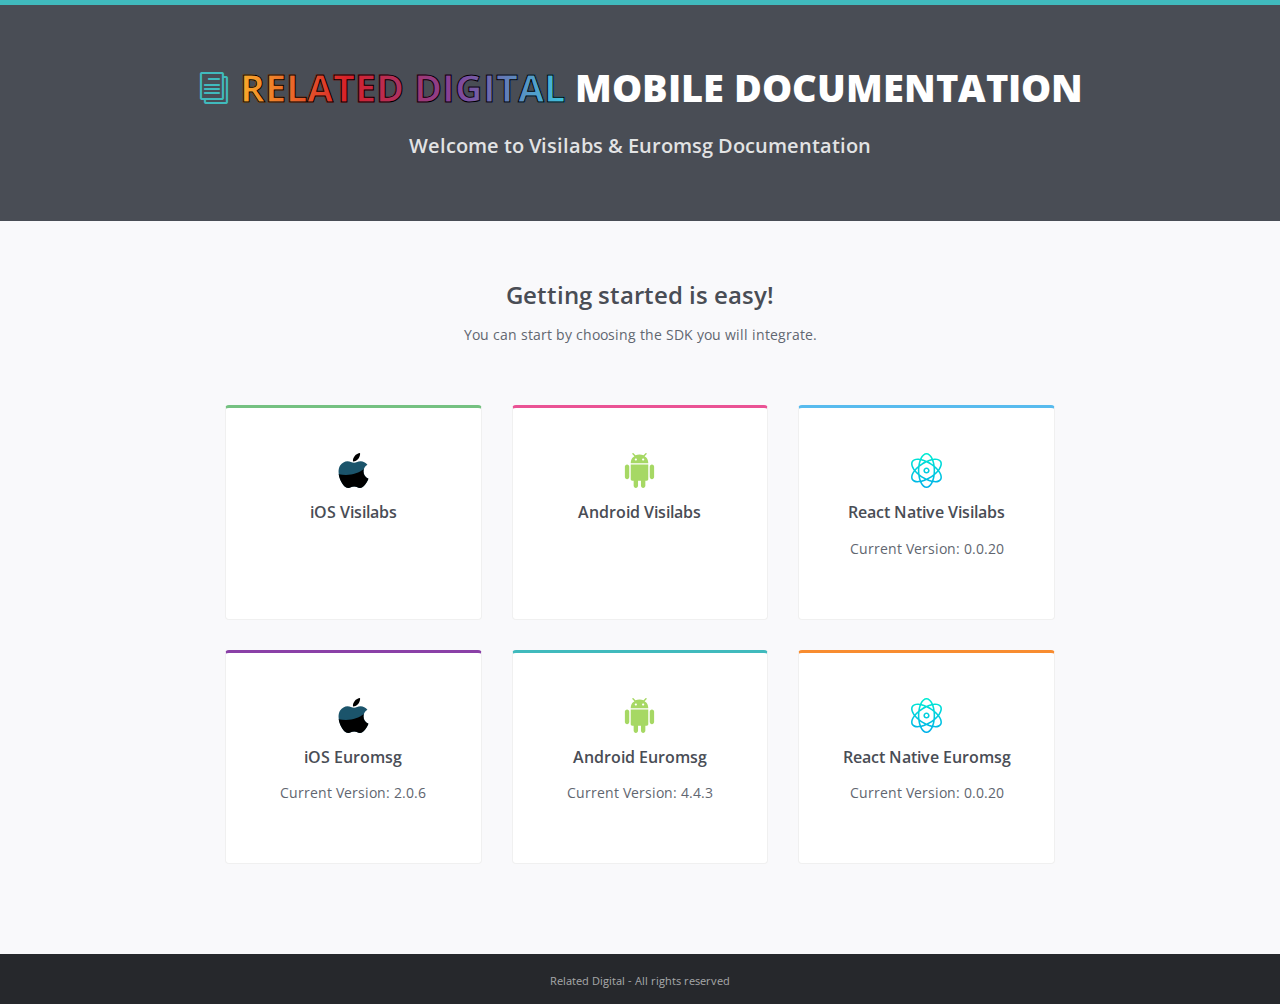
<file: index.html>
<!DOCTYPE html>
<html lang="en">
<head>
    <title>Related Digital - Mobile Documentation</title>
    <!-- Meta -->
    <meta charset="utf-8">
    <meta http-equiv="X-UA-Compatible" content="IE=edge">
    <meta name="viewport" content="width=device-width, initial-scale=1.0">
    <meta name="description" content="">
    <meta name="author" content="">
    <link rel="shortcut icon" href="favicon.ico">  
    <link href='https://fonts.googleapis.com/css?family=Open+Sans:300italic,400italic,600italic,700italic,800italic,400,300,600,700,800' rel='stylesheet' type='text/css'>
    <!-- FontAwesome JS -->
    <script defer src="assets/fontawesome/js/all.js"></script>
    <!-- Global CSS -->
    <link rel="stylesheet" href="assets/plugins/bootstrap/css/bootstrap.min.css">   
    <!-- Plugins CSS -->    
    <link rel="stylesheet" href="assets/plugins/elegant_font/css/style.css">    
    <!-- Theme CSS -->
    <link id="theme-style" rel="stylesheet" href="assets/css/styles.css">

</head> 

<body class="landing-page">   
	
    <div class="page-wrapper">
        
        <!-- ******Header****** -->
        <header class="header text-center">
            <div class="container">
                <div class="branding">
                    <h1 class="logo">
                        <span aria-hidden="true" class="icon_documents_alt icon"></span>
                        <span class="text-highlight">Related Digital</span><span class="text-bold"> Mobile Documentation</span>
                    </h1>
                </div><!--//branding-->
                <div class="tagline">
                    <p>Welcome to Visilabs & Euromsg Documentation</p>
                </div><!--//tagline-->
                
                <!--
	             <div class="main-search-box pt-3 pb-4 d-inline-block">
	                 <form class="form-inline search-form justify-content-center" action="" method="get">
	            
			            <input type="text" placeholder="Enter search terms..." name="search" class="form-control search-input">
			            
			            <button type="submit" class="btn search-btn" value="Search"><i class="fas fa-search"></i></button>
			            
			        </form>
	             </div>
                 
                <div class="social-container">
	                
	                <div class="github-btn mb-2">
						<a class="github-button" href="https://github.com/xriley/PrettyDocs-Theme" data-size="large" aria-label="Star xriley/PrettyDocs-Theme on GitHub">Star</a>
                        <a class="github-button" href="https://github.com/xriley" data-size="large" aria-label="Follow @xriley on GitHub">Follow @xriley</a>
	                </div>
	                
                    <div class="twitter-tweet">
                        <a href="https://twitter.com/3rdwave_themes?ref_src=twsrc%5Etfw" class="twitter-follow-button" data-show-count="false">Follow @3rdwave_themes</a><script async src="https://platform.twitter.com/widgets.js" charset="utf-8"></script>
                    </div>
                   
                    <div class="fb-like" data-href="https://themes.3rdwavemedia.com/" data-width="" data-layout="button_count" data-action="like" data-size="small" data-share="true"></div>         
                 </div>
                -->
                
            </div><!--//container-->
        </header><!--//header-->
        
        <section class="cards-section text-center">
            <div class="container">
                <h2 class="title">Getting started is easy!</h2>
                <div class="intro">
                    <p>You can start by choosing the SDK you will integrate.</p>
                </div><!--//intro-->
                <div id="cards-wrapper" class="cards-wrapper row">
                    <div class="item item-green col-lg-4 col-6">
                        <div class="item-inner">
                            <div class="icon-holder">
                                <img src="assets/images/ios-logo.svg" width="35"/>
                            </div><!--//icon-holder-->
                            <h3 class="title">iOS Visilabs</h3>
                            <p class="intro ios-vl"></p>
                            <a class="link" href="ios-vl-setup.html"><span></span></a>
                        </div><!--//item-inner-->
                    </div><!--//item-->
                    <div class="item item-pink item-2 col-lg-4 col-6">
                        <div class="item-inner">
                            <div class="icon-holder">
                                <img src="assets/images/android-logo.svg" width="35" />
                            </div><!--//icon-holder-->
                            <h3 class="title">Android Visilabs</h3>
                            <p class="intro and-vl"></p>
                            <a class="link" href="android-vl-setup.html"><span></span></a>
                        </div><!--//item-inner-->
                    </div><!--//item-->
                    <div class="item item-blue col-lg-4 col-6">
                        <div class="item-inner">
                            <div class="icon-holder">
                                <img src="assets/images/react-logo.svg" width="35" />
                            </div><!--//icon-holder-->
                            <h3 class="title">React Native Visilabs</h3>
                            <p class="intro">Current Version: 0.0.20</p>
                            <a class="link" href="charts.html"><span></span></a>
                        </div><!--//item-inner-->
                    </div><!--//item-->
                    <div class="item item-purple col-lg-4 col-6">
                        <div class="item-inner">
                            <div class="icon-holder">
                                <img src="assets/images/ios-logo.svg" width="35"/>
                            </div><!--//icon-holder-->
                            <h3 class="title">iOS Euromsg</h3>
                            <p class="intro ios-em">Current Version: 2.0.6</p>
                            <a class="link" href="faqs.html"><span></span></a>
                        </div><!--//item-inner-->
                    </div><!--//item-->
                    <div class="item item-primary col-lg-4 col-6">
                        <div class="item-inner">
                            <div class="icon-holder">
                                <img src="assets/images/android-logo.svg" width="35" />
                            </div><!--//icon-holder-->
                            <h3 class="title">Android Euromsg</h3>
                            <p class="intro and-em">Current Version: 4.4.3</p>
                            <a class="link" href="showcase.html"><span></span></a>
                        </div><!--//item-inner-->
                    </div><!--//item-->
                    <div class="item item-orange col-lg-4 col-6">
                        <div class="item-inner">
                            <div class="icon-holder">
                                <img src="assets/images/react-logo.svg" width="35" />
                            </div><!--//icon-holder-->
                            <h3 class="title">React Native Euromsg</h3>
                            <p class="intro">Current Version: 0.0.20</p>
                            <a class="link" href="license.html"><span></span></a>
                        </div><!--//item-inner-->
                    </div><!--//item-->
                </div><!--//cards-->
                
            </div><!--//container-->
        </section><!--//cards-section-->
    </div><!--//page-wrapper-->
    
    <footer class="footer text-center">
        <div class="container">
            <!--/* This template is free as long as you keep the footer attribution link. If you'd like to use the template without the attribution link, you can buy the commercial license via our website: themes.3rdwavemedia.com Thank you for your support. :) */-->
            <small class="copyright">Related Digital - All rights reserved</small>
            
        </div><!--//container-->
    </footer><!--//footer-->
    
     
    <!-- Main Javascript -->          
    <script type="text/javascript" src="assets/plugins/jquery-3.4.1.min.js"></script>
    <script type="text/javascript" src="assets/plugins/bootstrap/js/bootstrap.min.js"></script>     
    <script type="text/javascript" src="assets/plugins/stickyfill/dist/stickyfill.min.js"></script>                                                                
    <script type="text/javascript" src="assets/js/main.js"></script>
    
</body>
</html>
</file>
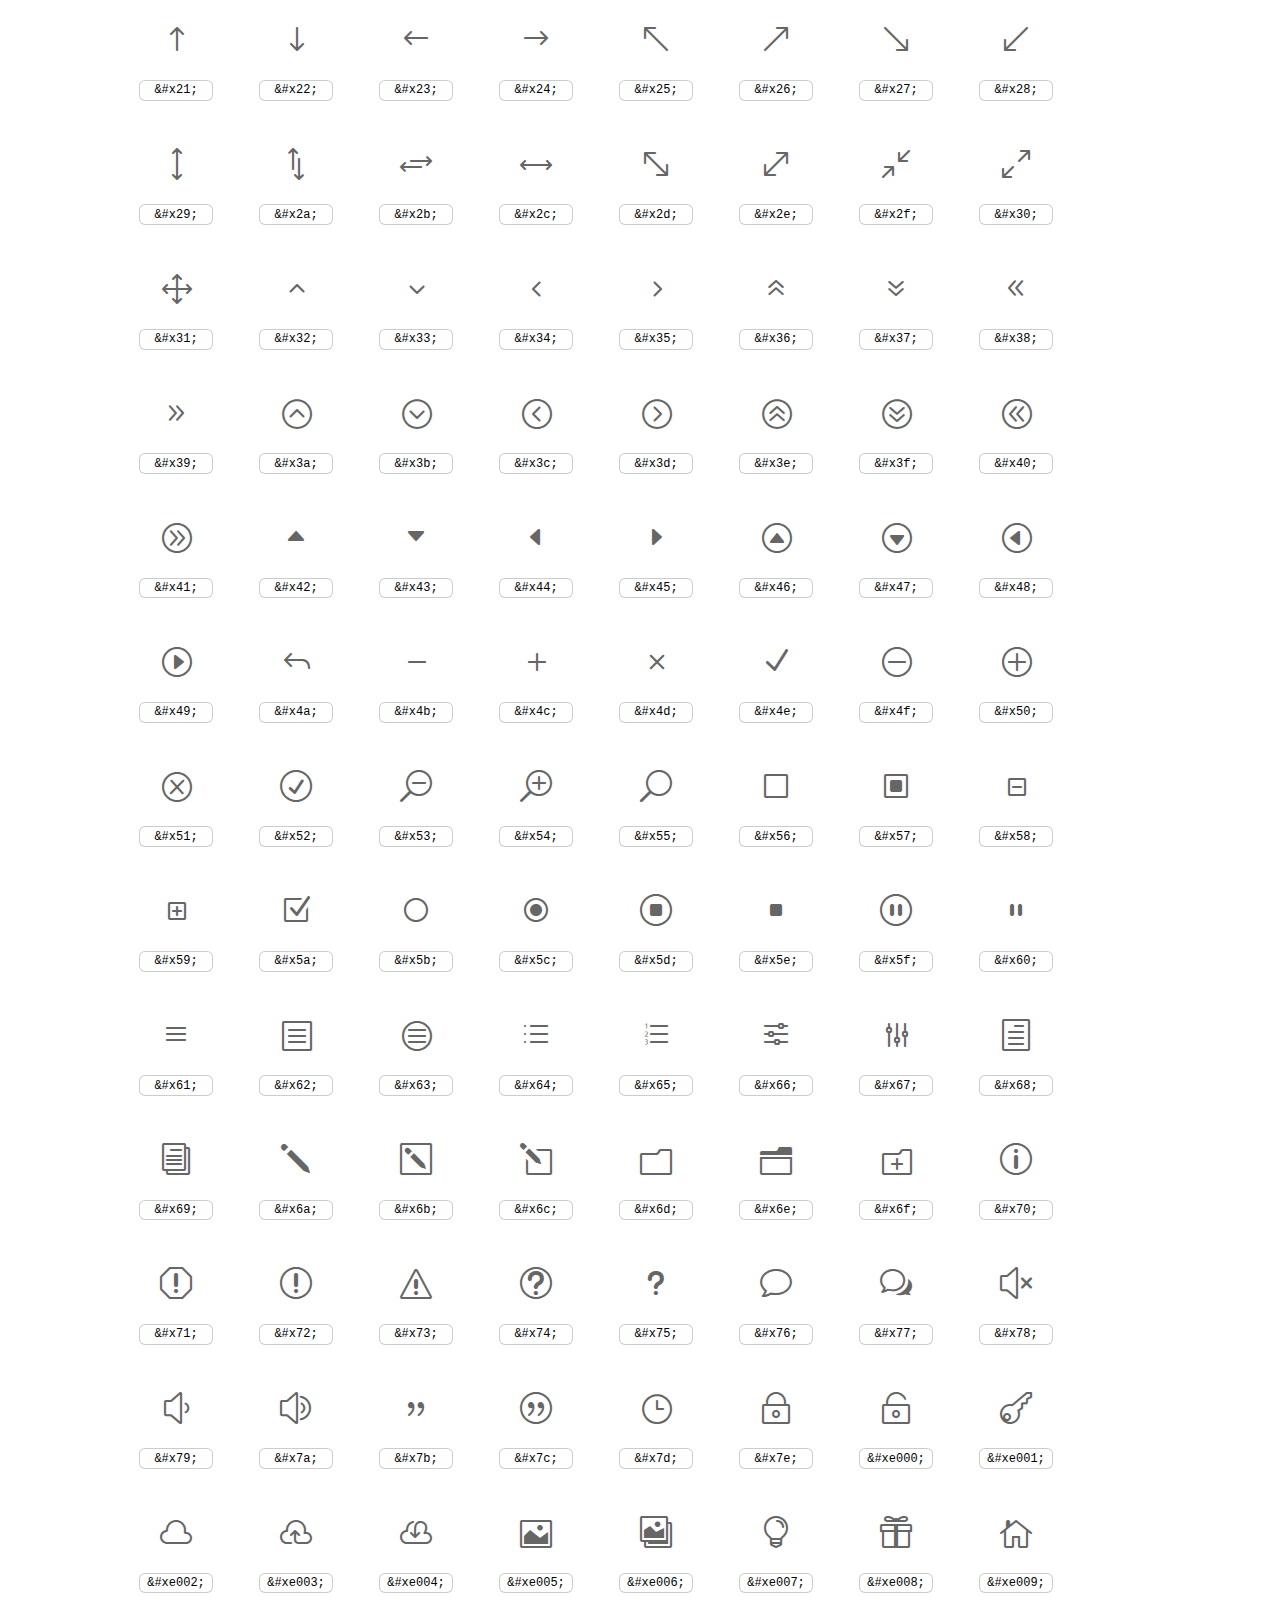
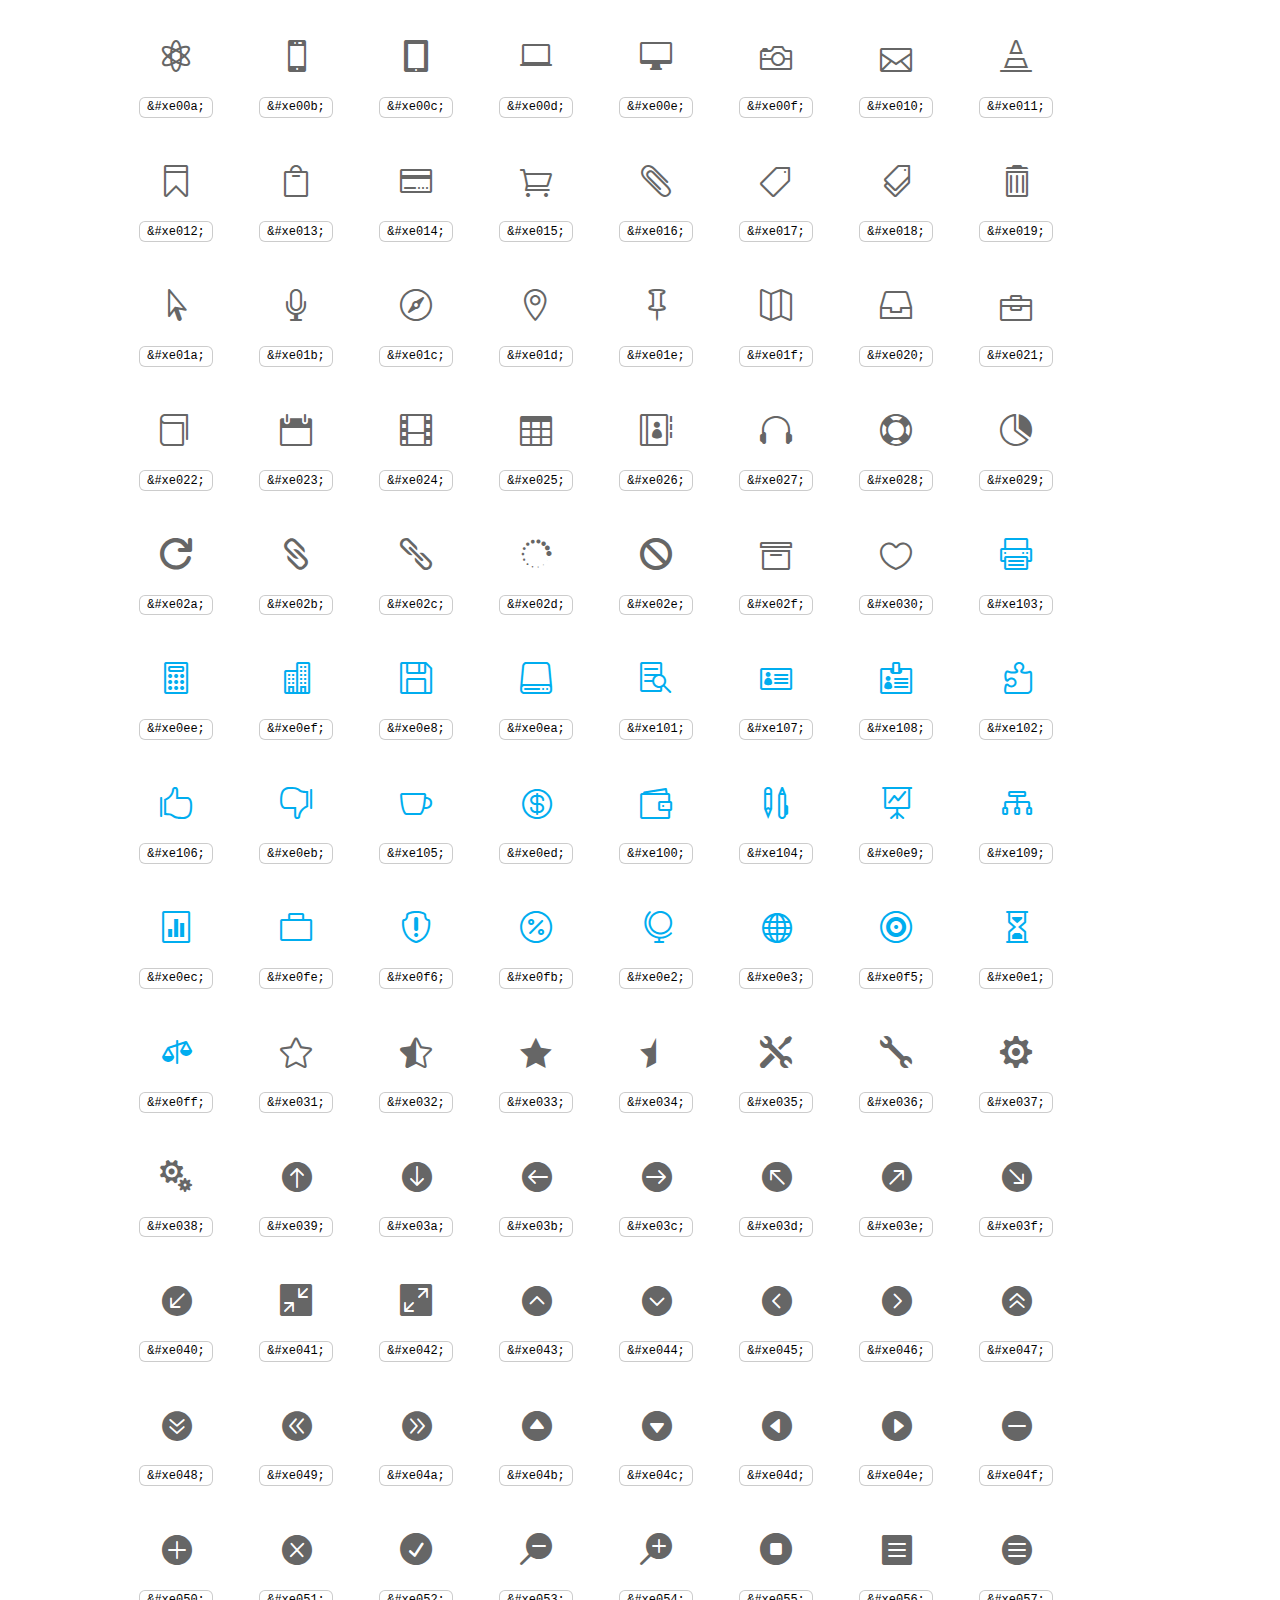
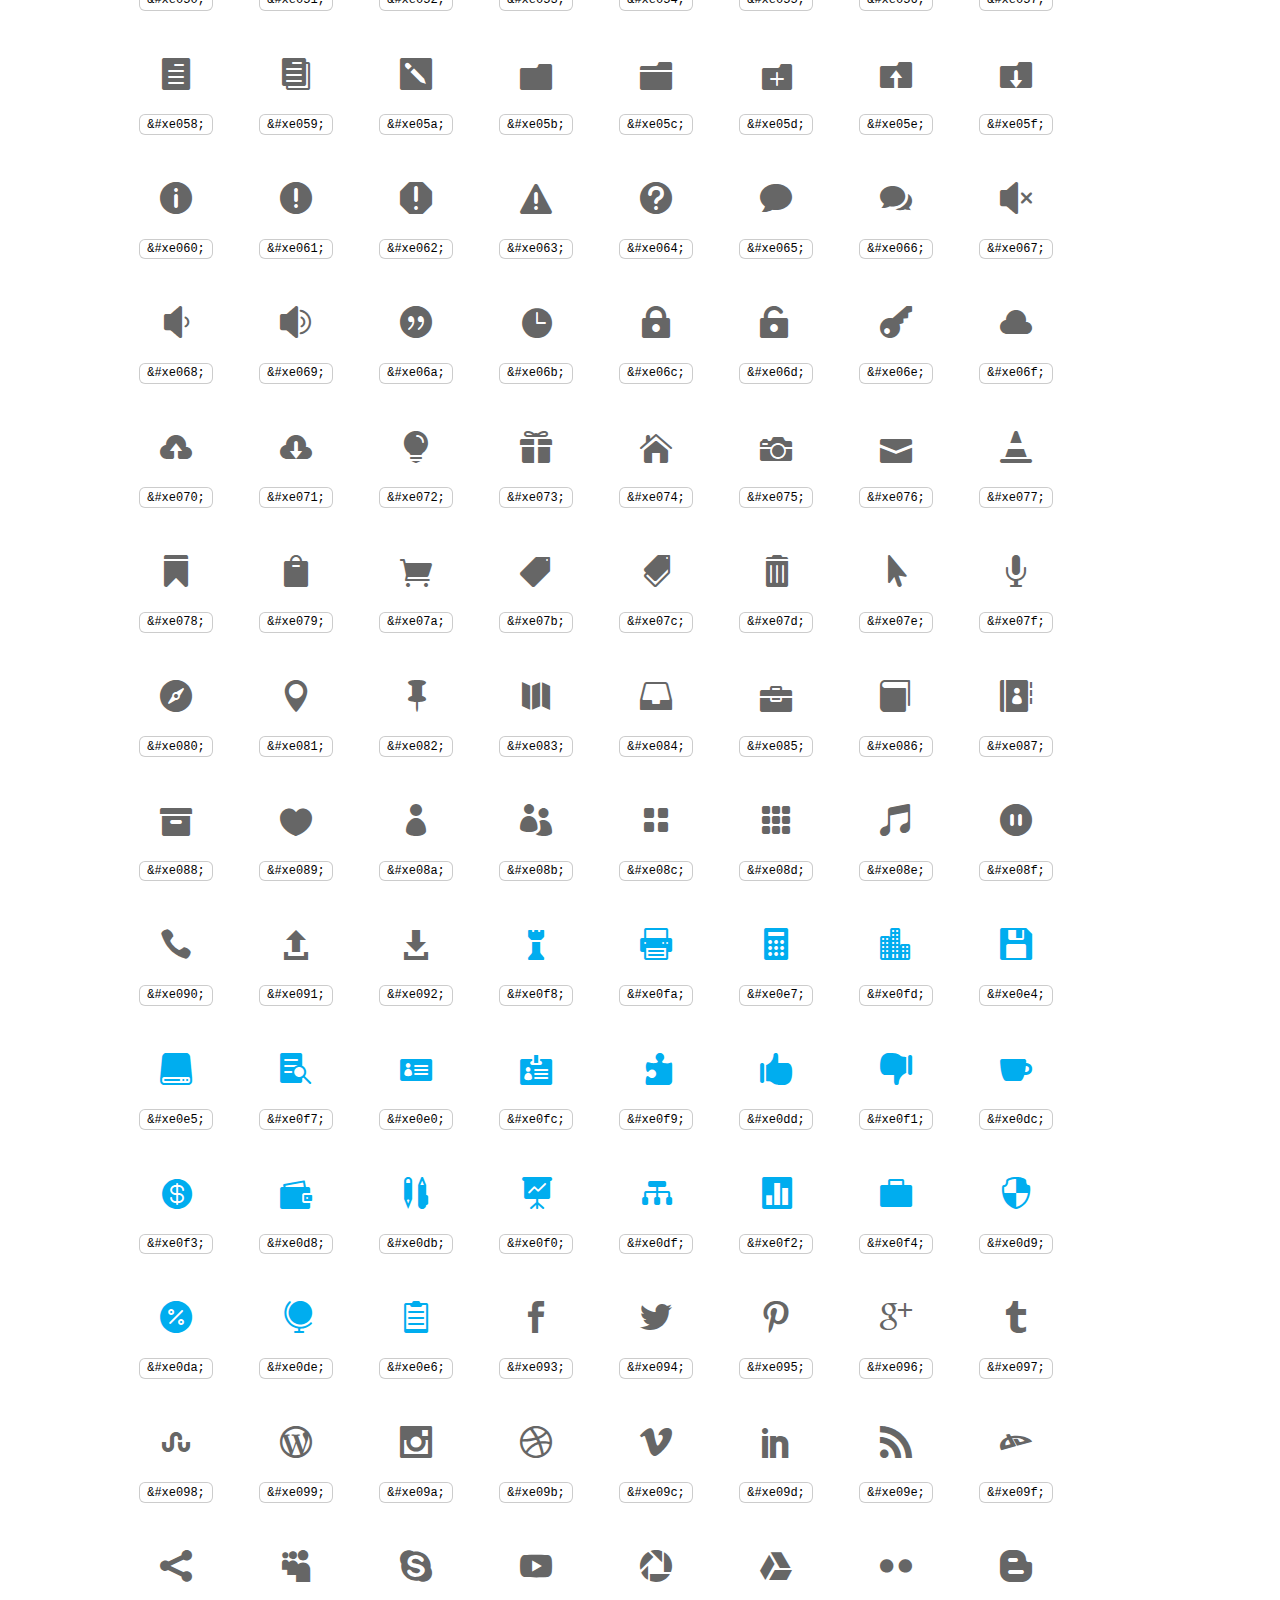
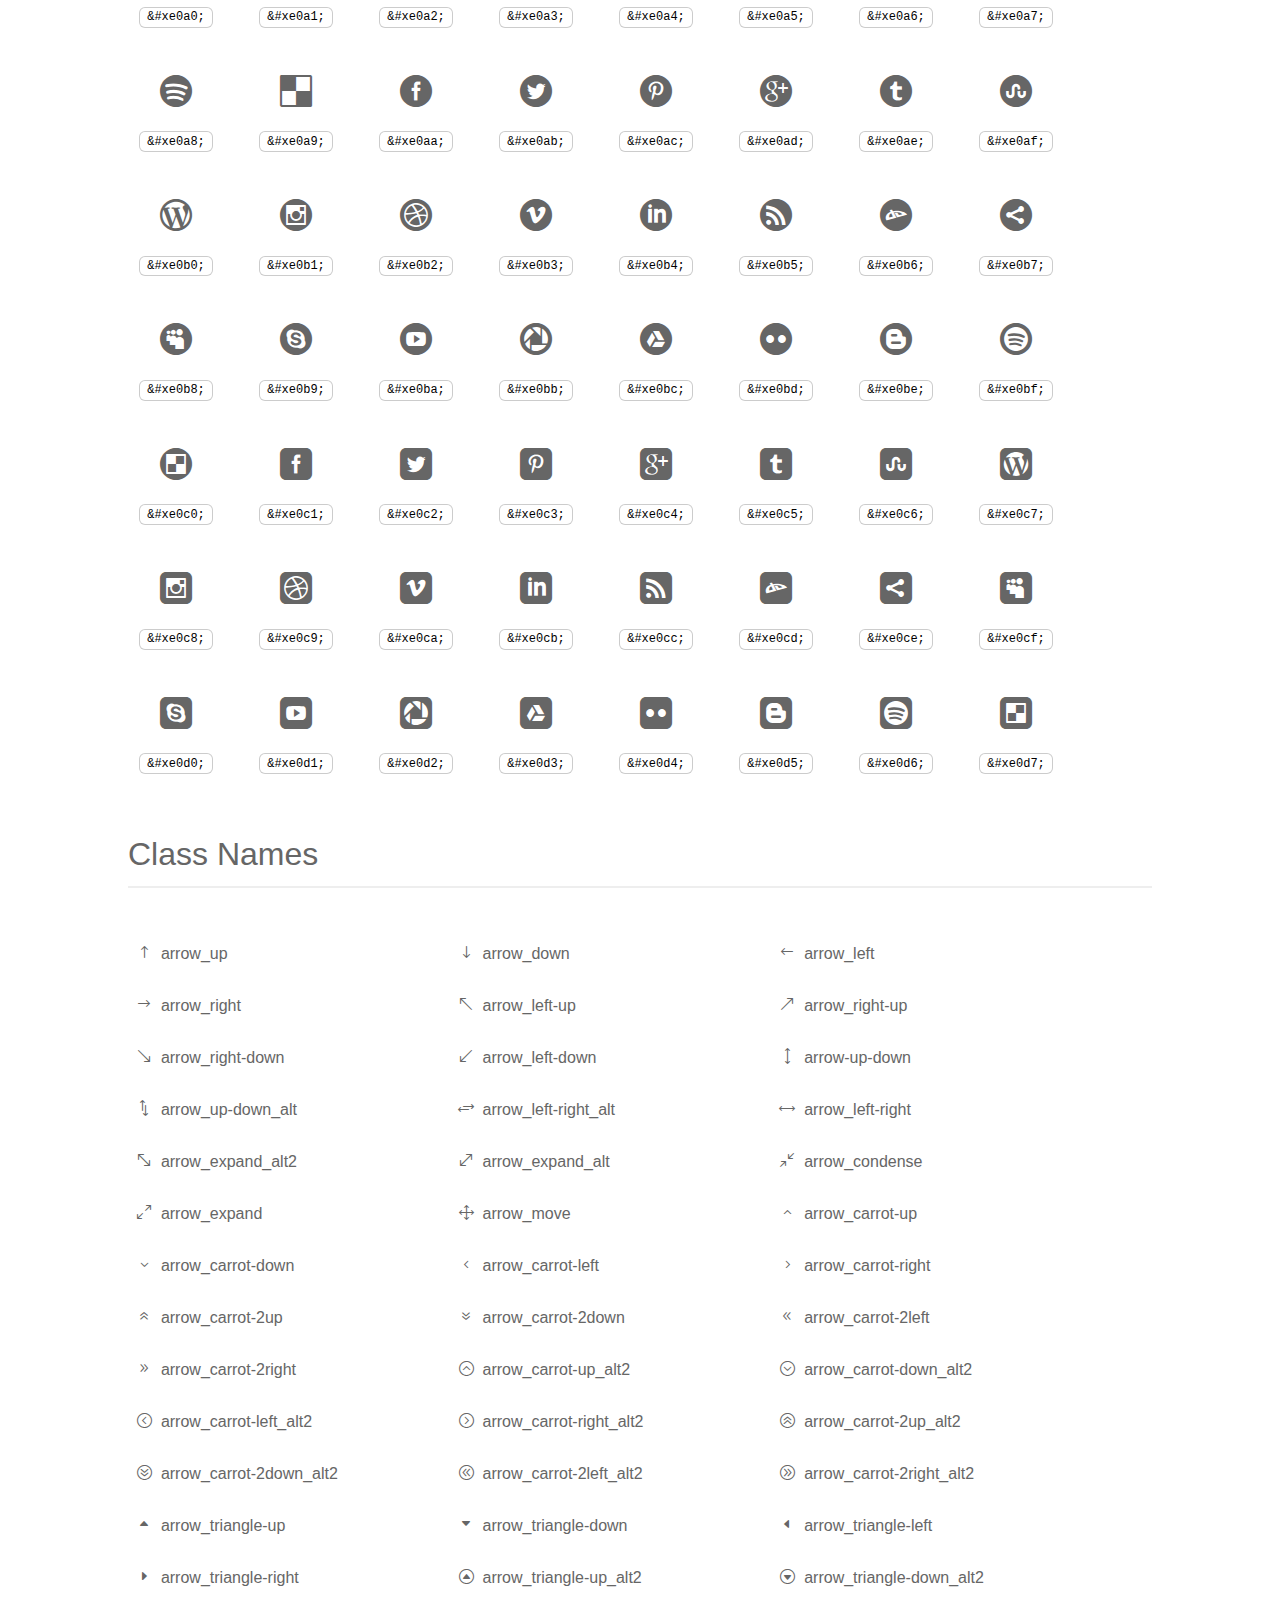
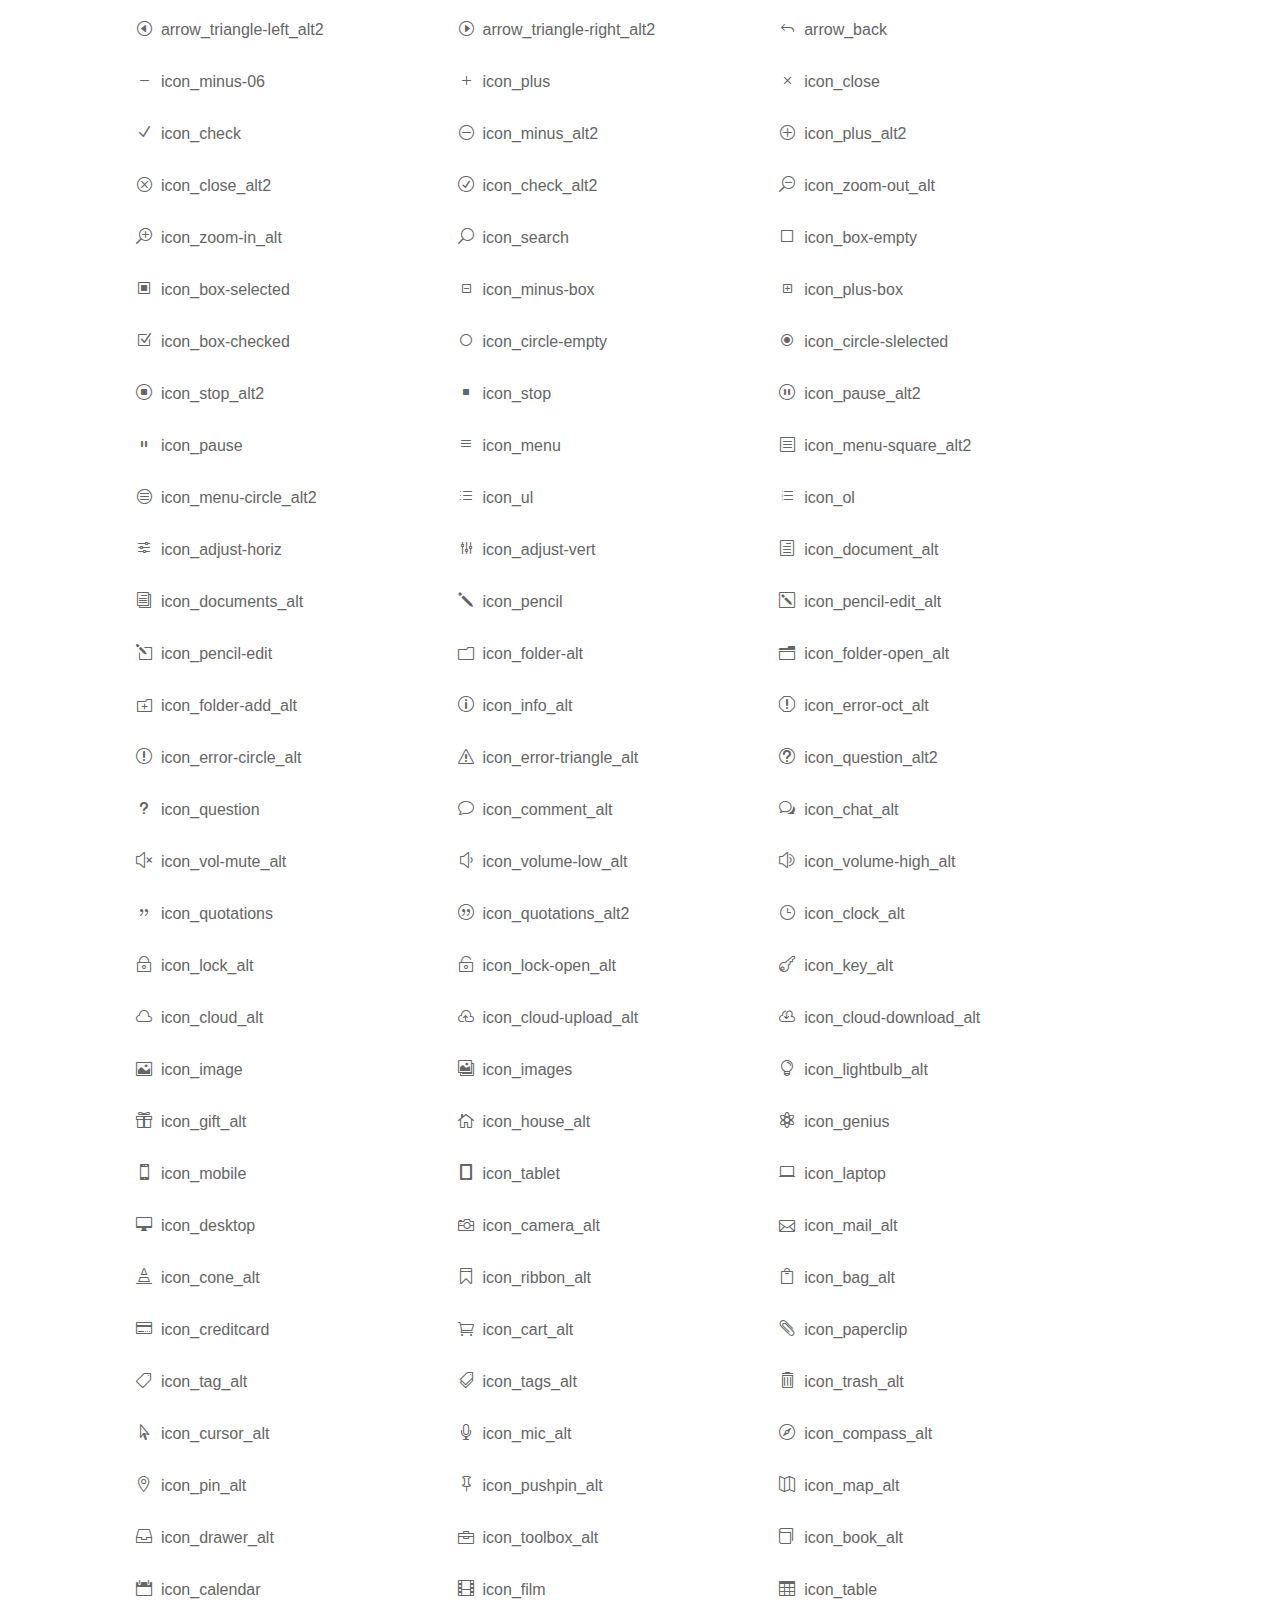
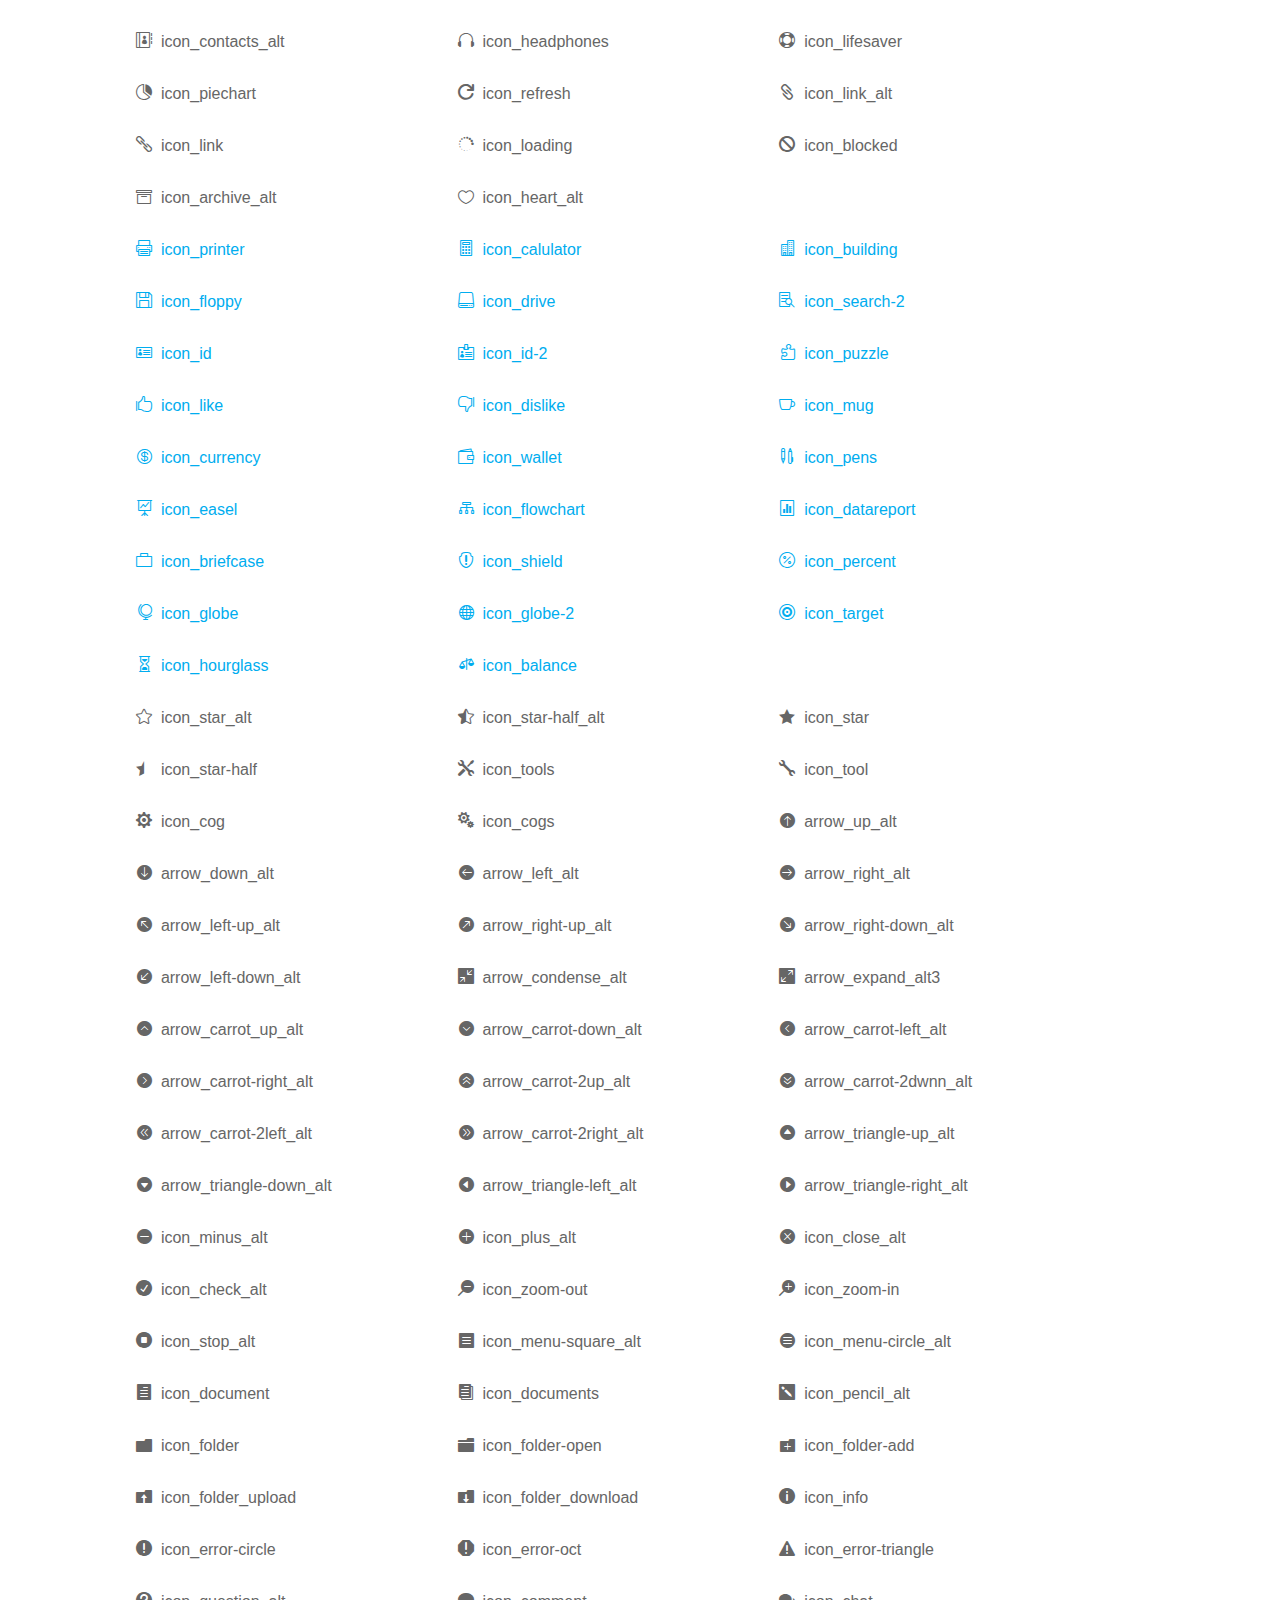
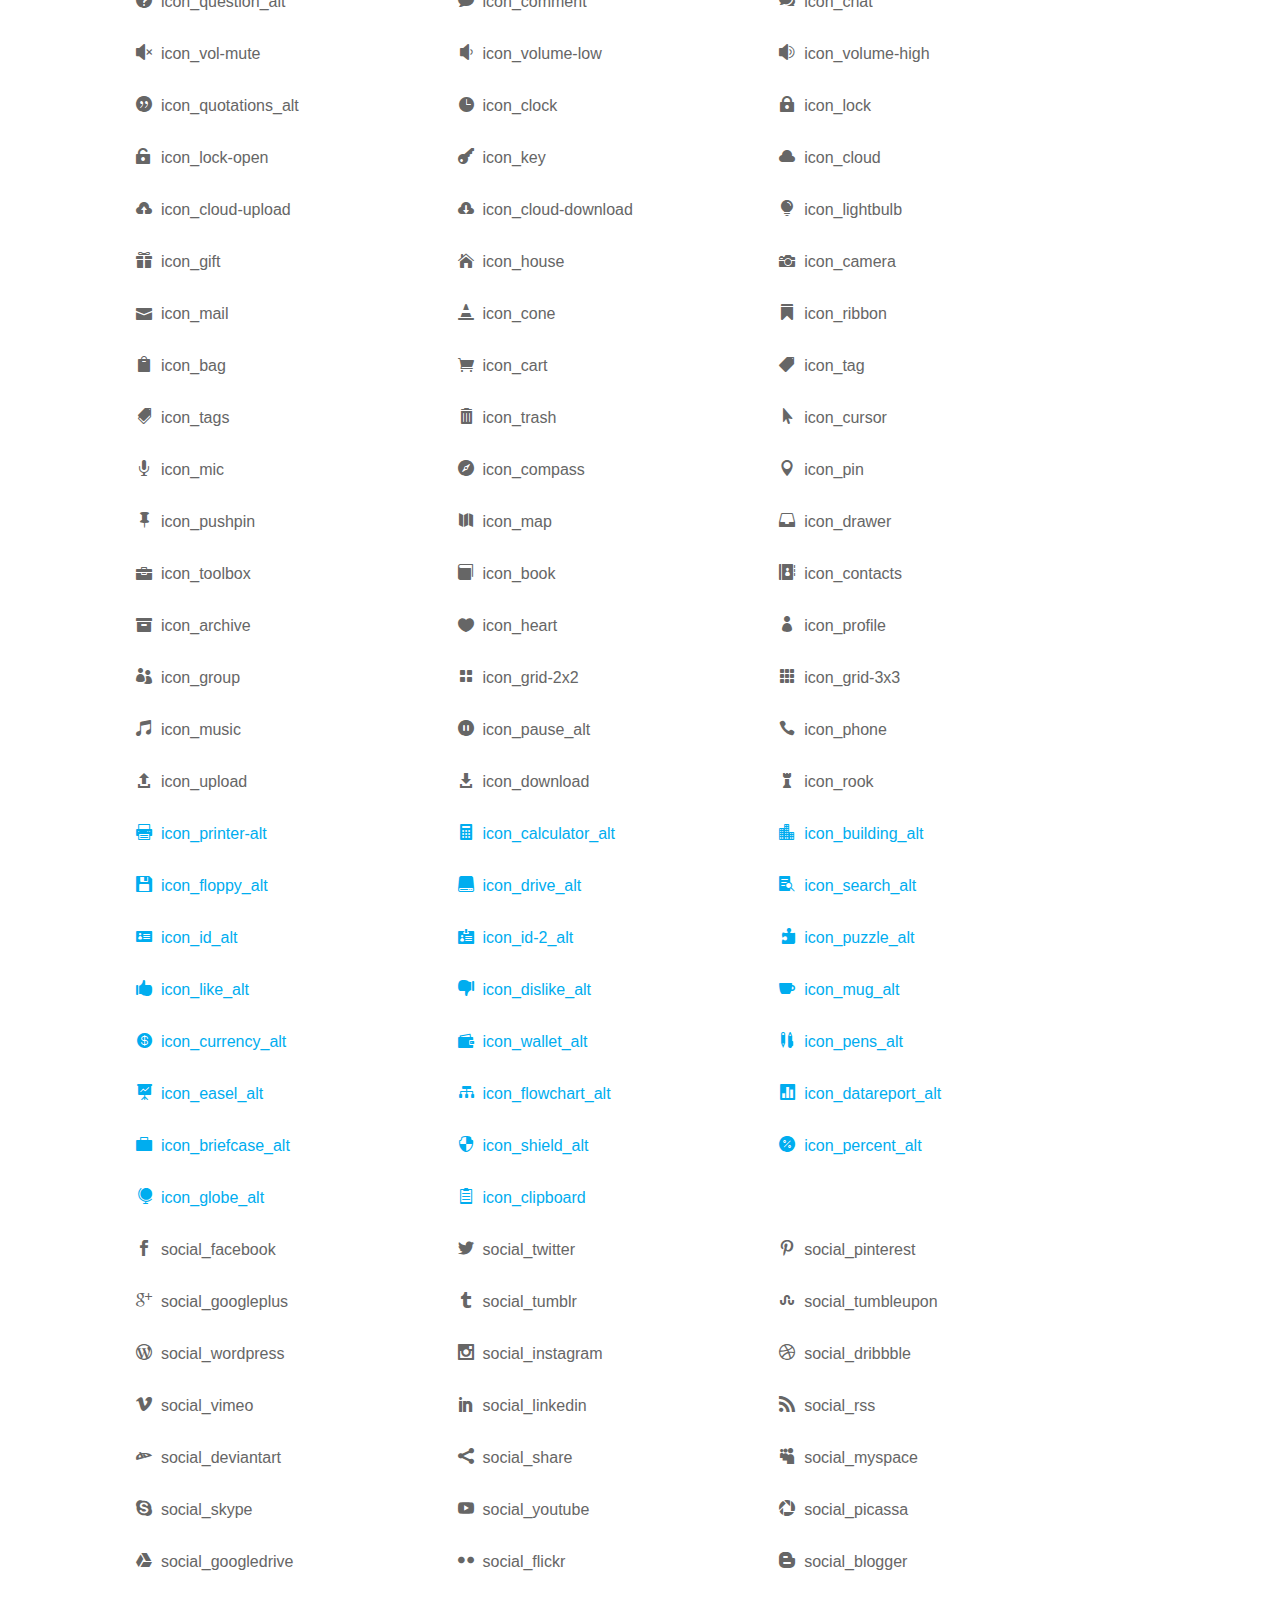
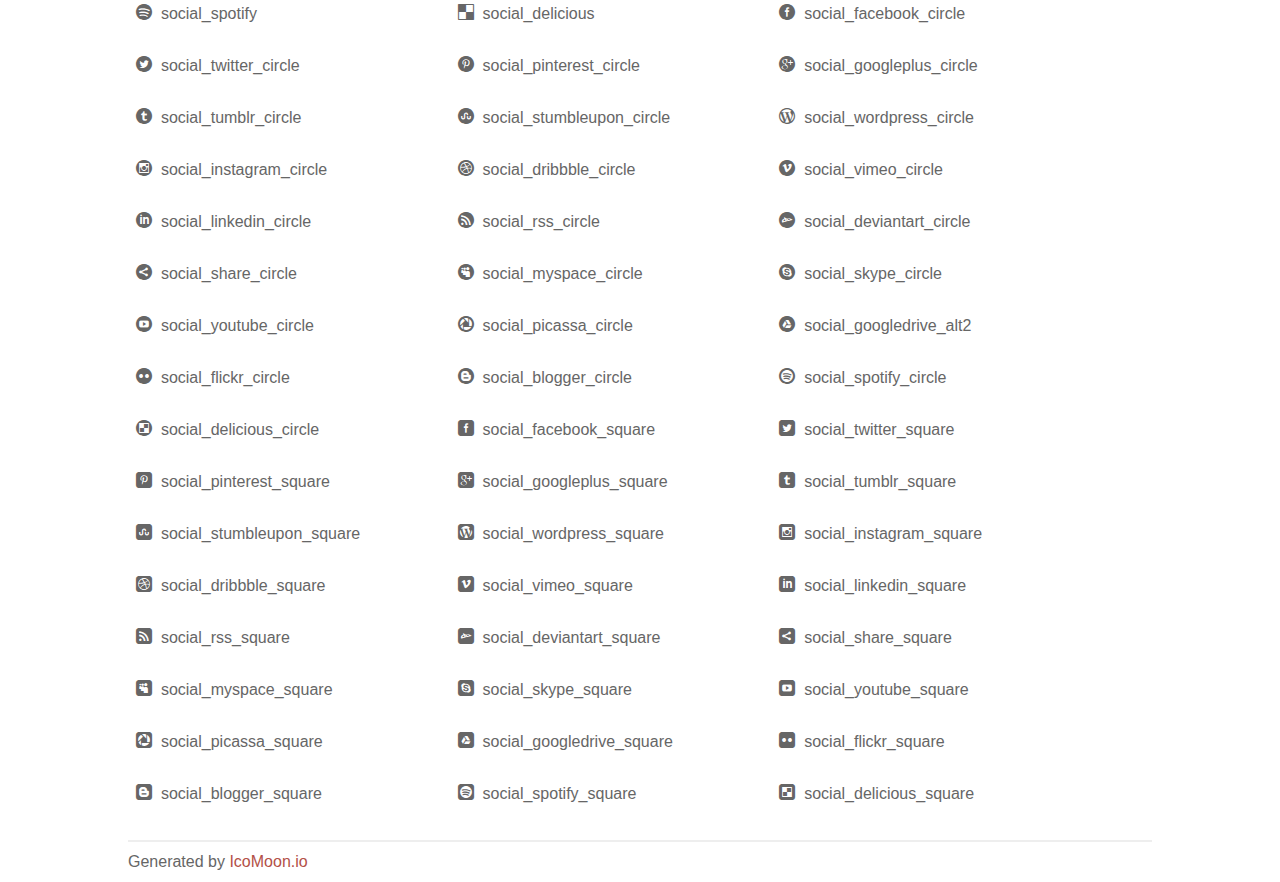
<file: assets/plugins/elegant_font/css/index.html>
<!doctype html>
<html>
<head>
<title>Your Font/Glyphs</title>
<link rel="stylesheet" href="style.css" />
<!--[if lte IE 7]><script src="lte-ie7.js"></script><![endif]-->
<style>
	section, header, footer {display: block;}
	body {
		font-family: sans-serif;
		color: #666;
		line-height: 1.5;
		font-size: 1em;
	}
	* {
		-moz-box-sizing: border-box;
		-webkit-box-sizing: border-box;
		box-sizing: border-box;
		margin: 0;
		padding: 0;
	}
	.glyph {
		float: left;
		text-align: center;
		padding: .75em;
		margin: .4em 1.5em .75em 0;
		width: 6em;
		text-shadow: none;
	}
	
	.glyph input {
		font-family: consolas, monospace;
		font-size: 12px;
		width: 100%;
		text-align: center;
		border: 0;
		box-shadow: 0 0 0 1px #ccc;
		padding: .2em;
                -moz-border-radius: 5px;
                -webkit-border-radius: 5px;
	}
	
	

	.new {
		color:#00adef !important;
	}

	
	.w-main {
		width: 80%;
	}
	.centered {
		margin-left: auto;
		margin-right: auto;
	}
	.fs1 {
		font-size: 2em;
	}
	header {
		margin: 2em 0;
		padding-bottom: .5em;
		color: #666;
		box-shadow: 0 2px #eee;
	}
	header h1 {
		font-size: 2em;
		font-weight: normal;
	}
	.clearfix:before, .clearfix:after { content: ""; display: table; }
	.clearfix:after, .clear { clear: both; }
	footer {
		margin-top: 2em;
		padding: .5em 0;
		box-shadow: 0 -2px #eee;
	}
	a, a:visited {
		color: #B35047;
		text-decoration: none;
	}
	a:hover, a:focus {color: #000;}
	
	.box1 {
		font-size: 16px;
		display: inline-block;
		width: 30%;
		padding: .25em .5em;
		margin: 20px 10px 0 0;
	}
</style>
</head>
<body>
	<div class="w-main centered">
	<section class="mtm clearfix" id="glyphs">
	<div class="glyph">
		<div class="fs1" aria-hidden="true" data-icon="&#x21;"></div>
		<input type="text" readonly value="&amp;#x21;" />
	</div>
	<div class="glyph">
		<div class="fs1" aria-hidden="true" data-icon="&#x22;"></div>
		<input type="text" readonly value="&amp;#x22;" />
	</div>
	<div class="glyph">
		<div class="fs1" aria-hidden="true" data-icon="&#x23;"></div>
		<input type="text" readonly value="&amp;#x23;" />
	</div>
	<div class="glyph">
		<div class="fs1" aria-hidden="true" data-icon="&#x24;"></div>
		<input type="text" readonly value="&amp;#x24;" />
	</div>
	<div class="glyph">
		<div class="fs1" aria-hidden="true" data-icon="&#x25;"></div>
		<input type="text" readonly value="&amp;#x25;" />
	</div>
	<div class="glyph">
		<div class="fs1" aria-hidden="true" data-icon="&#x26;"></div>
		<input type="text" readonly value="&amp;#x26;" />
	</div>
	<div class="glyph">
		<div class="fs1" aria-hidden="true" data-icon="&#x27;"></div>
		<input type="text" readonly value="&amp;#x27;" />
	</div>
	<div class="glyph">
		<div class="fs1" aria-hidden="true" data-icon="&#x28;"></div>
		<input type="text" readonly value="&amp;#x28;" />
	</div>
	<div class="glyph">
		<div class="fs1" aria-hidden="true" data-icon="&#x29;"></div>
		<input type="text" readonly value="&amp;#x29;" />
	</div>
	<div class="glyph">
		<div class="fs1" aria-hidden="true" data-icon="&#x2a;"></div>
		<input type="text" readonly value="&amp;#x2a;" />
	</div>
	<div class="glyph">
		<div class="fs1" aria-hidden="true" data-icon="&#x2b;"></div>
		<input type="text" readonly value="&amp;#x2b;" />
	</div>
	<div class="glyph">
		<div class="fs1" aria-hidden="true" data-icon="&#x2c;"></div>
		<input type="text" readonly value="&amp;#x2c;" />
	</div>
	<div class="glyph">
		<div class="fs1" aria-hidden="true" data-icon="&#x2d;"></div>
		<input type="text" readonly value="&amp;#x2d;" />
	</div>
	<div class="glyph">
		<div class="fs1" aria-hidden="true" data-icon="&#x2e;"></div>
		<input type="text" readonly value="&amp;#x2e;" />
	</div>
	<div class="glyph">
		<div class="fs1" aria-hidden="true" data-icon="&#x2f;"></div>
		<input type="text" readonly value="&amp;#x2f;" />
	</div>
	<div class="glyph">
		<div class="fs1" aria-hidden="true" data-icon="&#x30;"></div>
		<input type="text" readonly value="&amp;#x30;" />
	</div>
	<div class="glyph">
		<div class="fs1" aria-hidden="true" data-icon="&#x31;"></div>
		<input type="text" readonly value="&amp;#x31;" />
	</div>
	<div class="glyph">
		<div class="fs1" aria-hidden="true" data-icon="&#x32;"></div>
		<input type="text" readonly value="&amp;#x32;" />
	</div>
	<div class="glyph">
		<div class="fs1" aria-hidden="true" data-icon="&#x33;"></div>
		<input type="text" readonly value="&amp;#x33;" />
	</div>
	<div class="glyph">
		<div class="fs1" aria-hidden="true" data-icon="&#x34;"></div>
		<input type="text" readonly value="&amp;#x34;" />
	</div>
	<div class="glyph">
		<div class="fs1" aria-hidden="true" data-icon="&#x35;"></div>
		<input type="text" readonly value="&amp;#x35;" />
	</div>
	<div class="glyph">
		<div class="fs1" aria-hidden="true" data-icon="&#x36;"></div>
		<input type="text" readonly value="&amp;#x36;" />
	</div>
	<div class="glyph">
		<div class="fs1" aria-hidden="true" data-icon="&#x37;"></div>
		<input type="text" readonly value="&amp;#x37;" />
	</div>
	<div class="glyph">
		<div class="fs1" aria-hidden="true" data-icon="&#x38;"></div>
		<input type="text" readonly value="&amp;#x38;" />
	</div>
	<div class="glyph">
		<div class="fs1" aria-hidden="true" data-icon="&#x39;"></div>
		<input type="text" readonly value="&amp;#x39;" />
	</div>
	<div class="glyph">
		<div class="fs1" aria-hidden="true" data-icon="&#x3a;"></div>
		<input type="text" readonly value="&amp;#x3a;" />
	</div>
	<div class="glyph">
		<div class="fs1" aria-hidden="true" data-icon="&#x3b;"></div>
		<input type="text" readonly value="&amp;#x3b;" />
	</div>
	<div class="glyph">
		<div class="fs1" aria-hidden="true" data-icon="&#x3c;"></div>
		<input type="text" readonly value="&amp;#x3c;" />
	</div>
	<div class="glyph">
		<div class="fs1" aria-hidden="true" data-icon="&#x3d;"></div>
		<input type="text" readonly value="&amp;#x3d;" />
	</div>
	<div class="glyph">
		<div class="fs1" aria-hidden="true" data-icon="&#x3e;"></div>
		<input type="text" readonly value="&amp;#x3e;" />
	</div>
	<div class="glyph">
		<div class="fs1" aria-hidden="true" data-icon="&#x3f;"></div>
		<input type="text" readonly value="&amp;#x3f;" />
	</div>
	<div class="glyph">
		<div class="fs1" aria-hidden="true" data-icon="&#x40;"></div>
		<input type="text" readonly value="&amp;#x40;" />
	</div>
	<div class="glyph">
		<div class="fs1" aria-hidden="true" data-icon="&#x41;"></div>
		<input type="text" readonly value="&amp;#x41;" />
	</div>
	<div class="glyph">
		<div class="fs1" aria-hidden="true" data-icon="&#x42;"></div>
		<input type="text" readonly value="&amp;#x42;" />
	</div>
	<div class="glyph">
		<div class="fs1" aria-hidden="true" data-icon="&#x43;"></div>
		<input type="text" readonly value="&amp;#x43;" />
	</div>
	<div class="glyph">
		<div class="fs1" aria-hidden="true" data-icon="&#x44;"></div>
		<input type="text" readonly value="&amp;#x44;" />
	</div>
	<div class="glyph">
		<div class="fs1" aria-hidden="true" data-icon="&#x45;"></div>
		<input type="text" readonly value="&amp;#x45;" />
	</div>
	<div class="glyph">
		<div class="fs1" aria-hidden="true" data-icon="&#x46;"></div>
		<input type="text" readonly value="&amp;#x46;" />
	</div>
	<div class="glyph">
		<div class="fs1" aria-hidden="true" data-icon="&#x47;"></div>
		<input type="text" readonly value="&amp;#x47;" />
	</div>
	<div class="glyph">
		<div class="fs1" aria-hidden="true" data-icon="&#x48;"></div>
		<input type="text" readonly value="&amp;#x48;" />
	</div>
	<div class="glyph">
		<div class="fs1" aria-hidden="true" data-icon="&#x49;"></div>
		<input type="text" readonly value="&amp;#x49;" />
	</div>
	<div class="glyph">
		<div class="fs1" aria-hidden="true" data-icon="&#x4a;"></div>
		<input type="text" readonly value="&amp;#x4a;" />
	</div>
	<div class="glyph">
		<div class="fs1" aria-hidden="true" data-icon="&#x4b;"></div>
		<input type="text" readonly value="&amp;#x4b;" />
	</div>
	<div class="glyph">
		<div class="fs1" aria-hidden="true" data-icon="&#x4c;"></div>
		<input type="text" readonly value="&amp;#x4c;" />
	</div>
	<div class="glyph">
		<div class="fs1" aria-hidden="true" data-icon="&#x4d;"></div>
		<input type="text" readonly value="&amp;#x4d;" />
	</div>
	<div class="glyph">
		<div class="fs1" aria-hidden="true" data-icon="&#x4e;"></div>
		<input type="text" readonly value="&amp;#x4e;" />
	</div>
	<div class="glyph">
		<div class="fs1" aria-hidden="true" data-icon="&#x4f;"></div>
		<input type="text" readonly value="&amp;#x4f;" />
	</div>
	<div class="glyph">
		<div class="fs1" aria-hidden="true" data-icon="&#x50;"></div>
		<input type="text" readonly value="&amp;#x50;" />
	</div>
	<div class="glyph">
		<div class="fs1" aria-hidden="true" data-icon="&#x51;"></div>
		<input type="text" readonly value="&amp;#x51;" />
	</div>
	<div class="glyph">
		<div class="fs1" aria-hidden="true" data-icon="&#x52;"></div>
		<input type="text" readonly value="&amp;#x52;" />
	</div>
	<div class="glyph">
		<div class="fs1" aria-hidden="true" data-icon="&#x53;"></div>
		<input type="text" readonly value="&amp;#x53;" />
	</div>
	<div class="glyph">
		<div class="fs1" aria-hidden="true" data-icon="&#x54;"></div>
		<input type="text" readonly value="&amp;#x54;" />
	</div>
	<div class="glyph">
		<div class="fs1" aria-hidden="true" data-icon="&#x55;"></div>
		<input type="text" readonly value="&amp;#x55;" />
	</div>
	<div class="glyph">
		<div class="fs1" aria-hidden="true" data-icon="&#x56;"></div>
		<input type="text" readonly value="&amp;#x56;" />
	</div>
	<div class="glyph">
		<div class="fs1" aria-hidden="true" data-icon="&#x57;"></div>
		<input type="text" readonly value="&amp;#x57;" />
	</div>
	<div class="glyph">
		<div class="fs1" aria-hidden="true" data-icon="&#x58;"></div>
		<input type="text" readonly value="&amp;#x58;" />
	</div>
	<div class="glyph">
		<div class="fs1" aria-hidden="true" data-icon="&#x59;"></div>
		<input type="text" readonly value="&amp;#x59;" />
	</div>
	<div class="glyph">
		<div class="fs1" aria-hidden="true" data-icon="&#x5a;"></div>
		<input type="text" readonly value="&amp;#x5a;" />
	</div>
	<div class="glyph">
		<div class="fs1" aria-hidden="true" data-icon="&#x5b;"></div>
		<input type="text" readonly value="&amp;#x5b;" />
	</div>
	<div class="glyph">
		<div class="fs1" aria-hidden="true" data-icon="&#x5c;"></div>
		<input type="text" readonly value="&amp;#x5c;" />
	</div>
	<div class="glyph">
		<div class="fs1" aria-hidden="true" data-icon="&#x5d;"></div>
		<input type="text" readonly value="&amp;#x5d;" />
	</div>
	<div class="glyph">
		<div class="fs1" aria-hidden="true" data-icon="&#x5e;"></div>
		<input type="text" readonly value="&amp;#x5e;" />
	</div>
	<div class="glyph">
		<div class="fs1" aria-hidden="true" data-icon="&#x5f;"></div>
		<input type="text" readonly value="&amp;#x5f;" />
	</div>
	<div class="glyph">
		<div class="fs1" aria-hidden="true" data-icon="&#x60;"></div>
		<input type="text" readonly value="&amp;#x60;" />
	</div>
	<div class="glyph">
		<div class="fs1" aria-hidden="true" data-icon="&#x61;"></div>
		<input type="text" readonly value="&amp;#x61;" />
	</div>
	<div class="glyph">
		<div class="fs1" aria-hidden="true" data-icon="&#x62;"></div>
		<input type="text" readonly value="&amp;#x62;" />
	</div>
	<div class="glyph">
		<div class="fs1" aria-hidden="true" data-icon="&#x63;"></div>
		<input type="text" readonly value="&amp;#x63;" />
	</div>
	<div class="glyph">
		<div class="fs1" aria-hidden="true" data-icon="&#x64;"></div>
		<input type="text" readonly value="&amp;#x64;" />
	</div>
	<div class="glyph">
		<div class="fs1" aria-hidden="true" data-icon="&#x65;"></div>
		<input type="text" readonly value="&amp;#x65;" />
	</div>
	<div class="glyph">
		<div class="fs1" aria-hidden="true" data-icon="&#x66;"></div>
		<input type="text" readonly value="&amp;#x66;" />
	</div>
	<div class="glyph">
		<div class="fs1" aria-hidden="true" data-icon="&#x67;"></div>
		<input type="text" readonly value="&amp;#x67;" />
	</div>
	<div class="glyph">
		<div class="fs1" aria-hidden="true" data-icon="&#x68;"></div>
		<input type="text" readonly value="&amp;#x68;" />
	</div>
	<div class="glyph">
		<div class="fs1" aria-hidden="true" data-icon="&#x69;"></div>
		<input type="text" readonly value="&amp;#x69;" />
	</div>
	<div class="glyph">
		<div class="fs1" aria-hidden="true" data-icon="&#x6a;"></div>
		<input type="text" readonly value="&amp;#x6a;" />
	</div>
	<div class="glyph">
		<div class="fs1" aria-hidden="true" data-icon="&#x6b;"></div>
		<input type="text" readonly value="&amp;#x6b;" />
	</div>
	<div class="glyph">
		<div class="fs1" aria-hidden="true" data-icon="&#x6c;"></div>
		<input type="text" readonly value="&amp;#x6c;" />
	</div>
	<div class="glyph">
		<div class="fs1" aria-hidden="true" data-icon="&#x6d;"></div>
		<input type="text" readonly value="&amp;#x6d;" />
	</div>
	<div class="glyph">
		<div class="fs1" aria-hidden="true" data-icon="&#x6e;"></div>
		<input type="text" readonly value="&amp;#x6e;" />
	</div>
	<div class="glyph">
		<div class="fs1" aria-hidden="true" data-icon="&#x6f;"></div>
		<input type="text" readonly value="&amp;#x6f;" />
	</div>
	<div class="glyph">
		<div class="fs1" aria-hidden="true" data-icon="&#x70;"></div>
		<input type="text" readonly value="&amp;#x70;" />
	</div>
	<div class="glyph">
		<div class="fs1" aria-hidden="true" data-icon="&#x71;"></div>
		<input type="text" readonly value="&amp;#x71;" />
	</div>
	<div class="glyph">
		<div class="fs1" aria-hidden="true" data-icon="&#x72;"></div>
		<input type="text" readonly value="&amp;#x72;" />
	</div>
	<div class="glyph">
		<div class="fs1" aria-hidden="true" data-icon="&#x73;"></div>
		<input type="text" readonly value="&amp;#x73;" />
	</div>
	<div class="glyph">
		<div class="fs1" aria-hidden="true" data-icon="&#x74;"></div>
		<input type="text" readonly value="&amp;#x74;" />
	</div>
	<div class="glyph">
		<div class="fs1" aria-hidden="true" data-icon="&#x75;"></div>
		<input type="text" readonly value="&amp;#x75;" />
	</div>
	<div class="glyph">
		<div class="fs1" aria-hidden="true" data-icon="&#x76;"></div>
		<input type="text" readonly value="&amp;#x76;" />
	</div>
	<div class="glyph">
		<div class="fs1" aria-hidden="true" data-icon="&#x77;"></div>
		<input type="text" readonly value="&amp;#x77;" />
	</div>
	<div class="glyph">
		<div class="fs1" aria-hidden="true" data-icon="&#x78;"></div>
		<input type="text" readonly value="&amp;#x78;" />
	</div>
	<div class="glyph">
		<div class="fs1" aria-hidden="true" data-icon="&#x79;"></div>
		<input type="text" readonly value="&amp;#x79;" />
	</div>
	<div class="glyph">
		<div class="fs1" aria-hidden="true" data-icon="&#x7a;"></div>
		<input type="text" readonly value="&amp;#x7a;" />
	</div>
	<div class="glyph">
		<div class="fs1" aria-hidden="true" data-icon="&#x7b;"></div>
		<input type="text" readonly value="&amp;#x7b;" />
	</div>
	<div class="glyph">
		<div class="fs1" aria-hidden="true" data-icon="&#x7c;"></div>
		<input type="text" readonly value="&amp;#x7c;" />
	</div>
	<div class="glyph">
		<div class="fs1" aria-hidden="true" data-icon="&#x7d;"></div>
		<input type="text" readonly value="&amp;#x7d;" />
	</div>
	<div class="glyph">
		<div class="fs1" aria-hidden="true" data-icon="&#x7e;"></div>
		<input type="text" readonly value="&amp;#x7e;" />
	</div>
	<div class="glyph">
		<div class="fs1" aria-hidden="true" data-icon="&#xe000;"></div>
		<input type="text" readonly value="&amp;#xe000;" />
	</div>
	<div class="glyph">
		<div class="fs1" aria-hidden="true" data-icon="&#xe001;"></div>
		<input type="text" readonly value="&amp;#xe001;" />
	</div>
	<div class="glyph">
		<div class="fs1" aria-hidden="true" data-icon="&#xe002;"></div>
		<input type="text" readonly value="&amp;#xe002;" />
	</div>
	<div class="glyph">
		<div class="fs1" aria-hidden="true" data-icon="&#xe003;"></div>
		<input type="text" readonly value="&amp;#xe003;" />
	</div>
	<div class="glyph">
		<div class="fs1" aria-hidden="true" data-icon="&#xe004;"></div>
		<input type="text" readonly value="&amp;#xe004;" />
	</div>
	<div class="glyph">
		<div class="fs1" aria-hidden="true" data-icon="&#xe005;"></div>
		<input type="text" readonly value="&amp;#xe005;" />
	</div>
	<div class="glyph">
		<div class="fs1" aria-hidden="true" data-icon="&#xe006;"></div>
		<input type="text" readonly value="&amp;#xe006;" />
	</div>
	<div class="glyph">
		<div class="fs1" aria-hidden="true" data-icon="&#xe007;"></div>
		<input type="text" readonly value="&amp;#xe007;" />
	</div>
	<div class="glyph">
		<div class="fs1" aria-hidden="true" data-icon="&#xe008;"></div>
		<input type="text" readonly value="&amp;#xe008;" />
	</div>
	<div class="glyph">
		<div class="fs1" aria-hidden="true" data-icon="&#xe009;"></div>
		<input type="text" readonly value="&amp;#xe009;" />
	</div>
	<div class="glyph">
		<div class="fs1" aria-hidden="true" data-icon="&#xe00a;"></div>
		<input type="text" readonly value="&amp;#xe00a;" />
	</div>
	<div class="glyph">
		<div class="fs1" aria-hidden="true" data-icon="&#xe00b;"></div>
		<input type="text" readonly value="&amp;#xe00b;" />
	</div>
	<div class="glyph">
		<div class="fs1" aria-hidden="true" data-icon="&#xe00c;"></div>
		<input type="text" readonly value="&amp;#xe00c;" />
	</div>
	<div class="glyph">
		<div class="fs1" aria-hidden="true" data-icon="&#xe00d;"></div>
		<input type="text" readonly value="&amp;#xe00d;" />
	</div>
	<div class="glyph">
		<div class="fs1" aria-hidden="true" data-icon="&#xe00e;"></div>
		<input type="text" readonly value="&amp;#xe00e;" />
	</div>
	<div class="glyph">
		<div class="fs1" aria-hidden="true" data-icon="&#xe00f;"></div>
		<input type="text" readonly value="&amp;#xe00f;" />
	</div>
	<div class="glyph">
		<div class="fs1" aria-hidden="true" data-icon="&#xe010;"></div>
		<input type="text" readonly value="&amp;#xe010;" />
	</div>
	<div class="glyph">
		<div class="fs1" aria-hidden="true" data-icon="&#xe011;"></div>
		<input type="text" readonly value="&amp;#xe011;" />
	</div>
	<div class="glyph">
		<div class="fs1" aria-hidden="true" data-icon="&#xe012;"></div>
		<input type="text" readonly value="&amp;#xe012;" />
	</div>
	<div class="glyph">
		<div class="fs1" aria-hidden="true" data-icon="&#xe013;"></div>
		<input type="text" readonly value="&amp;#xe013;" />
	</div>
	<div class="glyph">
		<div class="fs1" aria-hidden="true" data-icon="&#xe014;"></div>
		<input type="text" readonly value="&amp;#xe014;" />
	</div>
	<div class="glyph">
		<div class="fs1" aria-hidden="true" data-icon="&#xe015;"></div>
		<input type="text" readonly value="&amp;#xe015;" />
	</div>
	<div class="glyph">
		<div class="fs1" aria-hidden="true" data-icon="&#xe016;"></div>
		<input type="text" readonly value="&amp;#xe016;" />
	</div>
	<div class="glyph">
		<div class="fs1" aria-hidden="true" data-icon="&#xe017;"></div>
		<input type="text" readonly value="&amp;#xe017;" />
	</div>
	<div class="glyph">
		<div class="fs1" aria-hidden="true" data-icon="&#xe018;"></div>
		<input type="text" readonly value="&amp;#xe018;" />
	</div>
	<div class="glyph">
		<div class="fs1" aria-hidden="true" data-icon="&#xe019;"></div>
		<input type="text" readonly value="&amp;#xe019;" />
	</div>
	<div class="glyph">
		<div class="fs1" aria-hidden="true" data-icon="&#xe01a;"></div>
		<input type="text" readonly value="&amp;#xe01a;" />
	</div>
	<div class="glyph">
		<div class="fs1" aria-hidden="true" data-icon="&#xe01b;"></div>
		<input type="text" readonly value="&amp;#xe01b;" />
	</div>
	<div class="glyph">
		<div class="fs1" aria-hidden="true" data-icon="&#xe01c;"></div>
		<input type="text" readonly value="&amp;#xe01c;" />
	</div>
	<div class="glyph">
		<div class="fs1" aria-hidden="true" data-icon="&#xe01d;"></div>
		<input type="text" readonly value="&amp;#xe01d;" />
	</div>
	<div class="glyph">
		<div class="fs1" aria-hidden="true" data-icon="&#xe01e;"></div>
		<input type="text" readonly value="&amp;#xe01e;" />
	</div>
	<div class="glyph">
		<div class="fs1" aria-hidden="true" data-icon="&#xe01f;"></div>
		<input type="text" readonly value="&amp;#xe01f;" />
	</div>
	<div class="glyph">
		<div class="fs1" aria-hidden="true" data-icon="&#xe020;"></div>
		<input type="text" readonly value="&amp;#xe020;" />
	</div>
	<div class="glyph">
		<div class="fs1" aria-hidden="true" data-icon="&#xe021;"></div>
		<input type="text" readonly value="&amp;#xe021;" />
	</div>
	<div class="glyph">
		<div class="fs1" aria-hidden="true" data-icon="&#xe022;"></div>
		<input type="text" readonly value="&amp;#xe022;" />
	</div>
	<div class="glyph">
		<div class="fs1" aria-hidden="true" data-icon="&#xe023;"></div>
		<input type="text" readonly value="&amp;#xe023;" />
	</div>
	<div class="glyph">
		<div class="fs1" aria-hidden="true" data-icon="&#xe024;"></div>
		<input type="text" readonly value="&amp;#xe024;" />
	</div>
	<div class="glyph">
		<div class="fs1" aria-hidden="true" data-icon="&#xe025;"></div>
		<input type="text" readonly value="&amp;#xe025;" />
	</div>
	<div class="glyph">
		<div class="fs1" aria-hidden="true" data-icon="&#xe026;"></div>
		<input type="text" readonly value="&amp;#xe026;" />
	</div>
	<div class="glyph">
		<div class="fs1" aria-hidden="true" data-icon="&#xe027;"></div>
		<input type="text" readonly value="&amp;#xe027;" />
	</div>
	<div class="glyph">
		<div class="fs1" aria-hidden="true" data-icon="&#xe028;"></div>
		<input type="text" readonly value="&amp;#xe028;" />
	</div>
	<div class="glyph">
		<div class="fs1" aria-hidden="true" data-icon="&#xe029;"></div>
		<input type="text" readonly value="&amp;#xe029;" />
	</div>
	<div class="glyph">
		<div class="fs1" aria-hidden="true" data-icon="&#xe02a;"></div>
		<input type="text" readonly value="&amp;#xe02a;" />
	</div>
	<div class="glyph">
		<div class="fs1" aria-hidden="true" data-icon="&#xe02b;"></div>
		<input type="text" readonly value="&amp;#xe02b;" />
	</div>
	<div class="glyph">
		<div class="fs1" aria-hidden="true" data-icon="&#xe02c;"></div>
		<input type="text" readonly value="&amp;#xe02c;" />
	</div>
	<div class="glyph">
		<div class="fs1" aria-hidden="true" data-icon="&#xe02d;"></div>
		<input type="text" readonly value="&amp;#xe02d;" />
	</div>
	<div class="glyph">
		<div class="fs1" aria-hidden="true" data-icon="&#xe02e;"></div>
		<input type="text" readonly value="&amp;#xe02e;" />
	</div>
	<div class="glyph">
		<div class="fs1" aria-hidden="true" data-icon="&#xe02f;"></div>
		<input type="text" readonly value="&amp;#xe02f;" />
	</div>
	<div class="glyph">
		<div class="fs1" aria-hidden="true" data-icon="&#xe030;"></div>
		<input type="text" readonly value="&amp;#xe030;" />
	</div>
    
    <div class="new">
    
    <div class="glyph">
		<div class="fs1" aria-hidden="true" data-icon="&#xe103;"></div>
		<input type="text" readonly value="&amp;#xe103;" />
	</div>
	<div class="glyph">
		<div class="fs1" aria-hidden="true" data-icon="&#xe0ee;"></div>
		<input type="text" readonly value="&amp;#xe0ee;" />
	</div>
	<div class="glyph">
		<div class="fs1" aria-hidden="true" data-icon="&#xe0ef;"></div>
		<input type="text" readonly value="&amp;#xe0ef;" />
	</div>
	<div class="glyph">
		<div class="fs1" aria-hidden="true" data-icon="&#xe0e8;"></div>
		<input type="text" readonly value="&amp;#xe0e8;" />
	</div>
	<div class="glyph">
		<div class="fs1" aria-hidden="true" data-icon="&#xe0ea;"></div>
		<input type="text" readonly value="&amp;#xe0ea;" />
	</div>
	<div class="glyph">
		<div class="fs1" aria-hidden="true" data-icon="&#xe101;"></div>
		<input type="text" readonly value="&amp;#xe101;" />
	</div>
	<div class="glyph">
		<div class="fs1" aria-hidden="true" data-icon="&#xe107;"></div>
		<input type="text" readonly value="&amp;#xe107;" />
	</div>
	<div class="glyph">
		<div class="fs1" aria-hidden="true" data-icon="&#xe108;"></div>
		<input type="text" readonly value="&amp;#xe108;" />
	</div>
	<div class="glyph">
		<div class="fs1" aria-hidden="true" data-icon="&#xe102;"></div>
		<input type="text" readonly value="&amp;#xe102;" />
	</div>
	<div class="glyph">
		<div class="fs1" aria-hidden="true" data-icon="&#xe106;"></div>
		<input type="text" readonly value="&amp;#xe106;" />
	</div>
	<div class="glyph">
		<div class="fs1" aria-hidden="true" data-icon="&#xe0eb;"></div>
		<input type="text" readonly value="&amp;#xe0eb;" />
	</div>
	<div class="glyph">
		<div class="fs1" aria-hidden="true" data-icon="&#xe105;"></div>
		<input type="text" readonly value="&amp;#xe105;" />
	</div>
	<div class="glyph">
		<div class="fs1" aria-hidden="true" data-icon="&#xe0ed;"></div>
		<input type="text" readonly value="&amp;#xe0ed;" />
	</div>
	<div class="glyph">
		<div class="fs1" aria-hidden="true" data-icon="&#xe100;"></div>
		<input type="text" readonly value="&amp;#xe100;" />
	</div>
	<div class="glyph">
		<div class="fs1" aria-hidden="true" data-icon="&#xe104;"></div>
		<input type="text" readonly value="&amp;#xe104;" />
	</div>
	<div class="glyph">
		<div class="fs1" aria-hidden="true" data-icon="&#xe0e9;"></div>
		<input type="text" readonly value="&amp;#xe0e9;" />
	</div>
	<div class="glyph">
		<div class="fs1" aria-hidden="true" data-icon="&#xe109;"></div>
		<input type="text" readonly value="&amp;#xe109;" />
	</div>
	<div class="glyph">
		<div class="fs1" aria-hidden="true" data-icon="&#xe0ec;"></div>
		<input type="text" readonly value="&amp;#xe0ec;" />
	</div>
	<div class="glyph">
		<div class="fs1" aria-hidden="true" data-icon="&#xe0fe;"></div>
		<input type="text" readonly value="&amp;#xe0fe;" />
	</div>
	<div class="glyph">
		<div class="fs1" aria-hidden="true" data-icon="&#xe0f6;"></div>
		<input type="text" readonly value="&amp;#xe0f6;" />
	</div>
	<div class="glyph">
		<div class="fs1" aria-hidden="true" data-icon="&#xe0fb;"></div>
		<input type="text" readonly value="&amp;#xe0fb;" />
	</div>
	<div class="glyph">
		<div class="fs1" aria-hidden="true" data-icon="&#xe0e2;"></div>
		<input type="text" readonly value="&amp;#xe0e2;" />
	</div>
	<div class="glyph">
		<div class="fs1" aria-hidden="true" data-icon="&#xe0e3;"></div>
		<input type="text" readonly value="&amp;#xe0e3;" />
	</div>
	<div class="glyph">
		<div class="fs1" aria-hidden="true" data-icon="&#xe0f5;"></div>
		<input type="text" readonly value="&amp;#xe0f5;" />
	</div>
	<div class="glyph">
		<div class="fs1" aria-hidden="true" data-icon="&#xe0e1;"></div>
		<input type="text" readonly value="&amp;#xe0e1;" />
	</div>
	<div class="glyph">
		<div class="fs1" aria-hidden="true" data-icon="&#xe0ff;"></div>
		<input type="text" readonly value="&amp;#xe0ff;" />
	</div>
    
    </div>
    
	<div class="glyph">
		<div class="fs1" aria-hidden="true" data-icon="&#xe031;"></div>
		<input type="text" readonly value="&amp;#xe031;" />
	</div>
	<div class="glyph">
		<div class="fs1" aria-hidden="true" data-icon="&#xe032;"></div>
		<input type="text" readonly value="&amp;#xe032;" />
	</div>
	<div class="glyph">
		<div class="fs1" aria-hidden="true" data-icon="&#xe033;"></div>
		<input type="text" readonly value="&amp;#xe033;" />
	</div>
	<div class="glyph">
		<div class="fs1" aria-hidden="true" data-icon="&#xe034;"></div>
		<input type="text" readonly value="&amp;#xe034;" />
	</div>
	<div class="glyph">
		<div class="fs1" aria-hidden="true" data-icon="&#xe035;"></div>
		<input type="text" readonly value="&amp;#xe035;" />
	</div>
	<div class="glyph">
		<div class="fs1" aria-hidden="true" data-icon="&#xe036;"></div>
		<input type="text" readonly value="&amp;#xe036;" />
	</div>
	<div class="glyph">
		<div class="fs1" aria-hidden="true" data-icon="&#xe037;"></div>
		<input type="text" readonly value="&amp;#xe037;" />
	</div>
	<div class="glyph">
		<div class="fs1" aria-hidden="true" data-icon="&#xe038;"></div>
		<input type="text" readonly value="&amp;#xe038;" />
	</div>
	<div class="glyph">
		<div class="fs1" aria-hidden="true" data-icon="&#xe039;"></div>
		<input type="text" readonly value="&amp;#xe039;" />
	</div>
	<div class="glyph">
		<div class="fs1" aria-hidden="true" data-icon="&#xe03a;"></div>
		<input type="text" readonly value="&amp;#xe03a;" />
	</div>
	<div class="glyph">
		<div class="fs1" aria-hidden="true" data-icon="&#xe03b;"></div>
		<input type="text" readonly value="&amp;#xe03b;" />
	</div>
	<div class="glyph">
		<div class="fs1" aria-hidden="true" data-icon="&#xe03c;"></div>
		<input type="text" readonly value="&amp;#xe03c;" />
	</div>
	<div class="glyph">
		<div class="fs1" aria-hidden="true" data-icon="&#xe03d;"></div>
		<input type="text" readonly value="&amp;#xe03d;" />
	</div>
	<div class="glyph">
		<div class="fs1" aria-hidden="true" data-icon="&#xe03e;"></div>
		<input type="text" readonly value="&amp;#xe03e;" />
	</div>
	<div class="glyph">
		<div class="fs1" aria-hidden="true" data-icon="&#xe03f;"></div>
		<input type="text" readonly value="&amp;#xe03f;" />
	</div>
	<div class="glyph">
		<div class="fs1" aria-hidden="true" data-icon="&#xe040;"></div>
		<input type="text" readonly value="&amp;#xe040;" />
	</div>
	<div class="glyph">
		<div class="fs1" aria-hidden="true" data-icon="&#xe041;"></div>
		<input type="text" readonly value="&amp;#xe041;" />
	</div>
	<div class="glyph">
		<div class="fs1" aria-hidden="true" data-icon="&#xe042;"></div>
		<input type="text" readonly value="&amp;#xe042;" />
	</div>
	<div class="glyph">
		<div class="fs1" aria-hidden="true" data-icon="&#xe043;"></div>
		<input type="text" readonly value="&amp;#xe043;" />
	</div>
	<div class="glyph">
		<div class="fs1" aria-hidden="true" data-icon="&#xe044;"></div>
		<input type="text" readonly value="&amp;#xe044;" />
	</div>
	<div class="glyph">
		<div class="fs1" aria-hidden="true" data-icon="&#xe045;"></div>
		<input type="text" readonly value="&amp;#xe045;" />
	</div>
	<div class="glyph">
		<div class="fs1" aria-hidden="true" data-icon="&#xe046;"></div>
		<input type="text" readonly value="&amp;#xe046;" />
	</div>
	<div class="glyph">
		<div class="fs1" aria-hidden="true" data-icon="&#xe047;"></div>
		<input type="text" readonly value="&amp;#xe047;" />
	</div>
	<div class="glyph">
		<div class="fs1" aria-hidden="true" data-icon="&#xe048;"></div>
		<input type="text" readonly value="&amp;#xe048;" />
	</div>
	<div class="glyph">
		<div class="fs1" aria-hidden="true" data-icon="&#xe049;"></div>
		<input type="text" readonly value="&amp;#xe049;" />
	</div>
	<div class="glyph">
		<div class="fs1" aria-hidden="true" data-icon="&#xe04a;"></div>
		<input type="text" readonly value="&amp;#xe04a;" />
	</div>
	<div class="glyph">
		<div class="fs1" aria-hidden="true" data-icon="&#xe04b;"></div>
		<input type="text" readonly value="&amp;#xe04b;" />
	</div>
	<div class="glyph">
		<div class="fs1" aria-hidden="true" data-icon="&#xe04c;"></div>
		<input type="text" readonly value="&amp;#xe04c;" />
	</div>
	<div class="glyph">
		<div class="fs1" aria-hidden="true" data-icon="&#xe04d;"></div>
		<input type="text" readonly value="&amp;#xe04d;" />
	</div>
	<div class="glyph">
		<div class="fs1" aria-hidden="true" data-icon="&#xe04e;"></div>
		<input type="text" readonly value="&amp;#xe04e;" />
	</div>
	<div class="glyph">
		<div class="fs1" aria-hidden="true" data-icon="&#xe04f;"></div>
		<input type="text" readonly value="&amp;#xe04f;" />
	</div>
	<div class="glyph">
		<div class="fs1" aria-hidden="true" data-icon="&#xe050;"></div>
		<input type="text" readonly value="&amp;#xe050;" />
	</div>
	<div class="glyph">
		<div class="fs1" aria-hidden="true" data-icon="&#xe051;"></div>
		<input type="text" readonly value="&amp;#xe051;" />
	</div>
	<div class="glyph">
		<div class="fs1" aria-hidden="true" data-icon="&#xe052;"></div>
		<input type="text" readonly value="&amp;#xe052;" />
	</div>
	<div class="glyph">
		<div class="fs1" aria-hidden="true" data-icon="&#xe053;"></div>
		<input type="text" readonly value="&amp;#xe053;" />
	</div>
	<div class="glyph">
		<div class="fs1" aria-hidden="true" data-icon="&#xe054;"></div>
		<input type="text" readonly value="&amp;#xe054;" />
	</div>
	<div class="glyph">
		<div class="fs1" aria-hidden="true" data-icon="&#xe055;"></div>
		<input type="text" readonly value="&amp;#xe055;" />
	</div>
	<div class="glyph">
		<div class="fs1" aria-hidden="true" data-icon="&#xe056;"></div>
		<input type="text" readonly value="&amp;#xe056;" />
	</div>
	<div class="glyph">
		<div class="fs1" aria-hidden="true" data-icon="&#xe057;"></div>
		<input type="text" readonly value="&amp;#xe057;" />
	</div>
	<div class="glyph">
		<div class="fs1" aria-hidden="true" data-icon="&#xe058;"></div>
		<input type="text" readonly value="&amp;#xe058;" />
	</div>
	<div class="glyph">
		<div class="fs1" aria-hidden="true" data-icon="&#xe059;"></div>
		<input type="text" readonly value="&amp;#xe059;" />
	</div>
	<div class="glyph">
		<div class="fs1" aria-hidden="true" data-icon="&#xe05a;"></div>
		<input type="text" readonly value="&amp;#xe05a;" />
	</div>
	<div class="glyph">
		<div class="fs1" aria-hidden="true" data-icon="&#xe05b;"></div>
		<input type="text" readonly value="&amp;#xe05b;" />
	</div>
	<div class="glyph">
		<div class="fs1" aria-hidden="true" data-icon="&#xe05c;"></div>
		<input type="text" readonly value="&amp;#xe05c;" />
	</div>
	<div class="glyph">
		<div class="fs1" aria-hidden="true" data-icon="&#xe05d;"></div>
		<input type="text" readonly value="&amp;#xe05d;" />
	</div>
	<div class="glyph">
		<div class="fs1" aria-hidden="true" data-icon="&#xe05e;"></div>
		<input type="text" readonly value="&amp;#xe05e;" />
	</div>
	<div class="glyph">
		<div class="fs1" aria-hidden="true" data-icon="&#xe05f;"></div>
		<input type="text" readonly value="&amp;#xe05f;" />
	</div>
	<div class="glyph">
		<div class="fs1" aria-hidden="true" data-icon="&#xe060;"></div>
		<input type="text" readonly value="&amp;#xe060;" />
	</div>
	<div class="glyph">
		<div class="fs1" aria-hidden="true" data-icon="&#xe061;"></div>
		<input type="text" readonly value="&amp;#xe061;" />
	</div>
	<div class="glyph">
		<div class="fs1" aria-hidden="true" data-icon="&#xe062;"></div>
		<input type="text" readonly value="&amp;#xe062;" />
	</div>
	<div class="glyph">
		<div class="fs1" aria-hidden="true" data-icon="&#xe063;"></div>
		<input type="text" readonly value="&amp;#xe063;" />
	</div>
	<div class="glyph">
		<div class="fs1" aria-hidden="true" data-icon="&#xe064;"></div>
		<input type="text" readonly value="&amp;#xe064;" />
	</div>
	<div class="glyph">
		<div class="fs1" aria-hidden="true" data-icon="&#xe065;"></div>
		<input type="text" readonly value="&amp;#xe065;" />
	</div>
	<div class="glyph">
		<div class="fs1" aria-hidden="true" data-icon="&#xe066;"></div>
		<input type="text" readonly value="&amp;#xe066;" />
	</div>
	<div class="glyph">
		<div class="fs1" aria-hidden="true" data-icon="&#xe067;"></div>
		<input type="text" readonly value="&amp;#xe067;" />
	</div>
	<div class="glyph">
		<div class="fs1" aria-hidden="true" data-icon="&#xe068;"></div>
		<input type="text" readonly value="&amp;#xe068;" />
	</div>
	<div class="glyph">
		<div class="fs1" aria-hidden="true" data-icon="&#xe069;"></div>
		<input type="text" readonly value="&amp;#xe069;" />
	</div>
	<div class="glyph">
		<div class="fs1" aria-hidden="true" data-icon="&#xe06a;"></div>
		<input type="text" readonly value="&amp;#xe06a;" />
	</div>
	<div class="glyph">
		<div class="fs1" aria-hidden="true" data-icon="&#xe06b;"></div>
		<input type="text" readonly value="&amp;#xe06b;" />
	</div>
	<div class="glyph">
		<div class="fs1" aria-hidden="true" data-icon="&#xe06c;"></div>
		<input type="text" readonly value="&amp;#xe06c;" />
	</div>
	<div class="glyph">
		<div class="fs1" aria-hidden="true" data-icon="&#xe06d;"></div>
		<input type="text" readonly value="&amp;#xe06d;" />
	</div>
	<div class="glyph">
		<div class="fs1" aria-hidden="true" data-icon="&#xe06e;"></div>
		<input type="text" readonly value="&amp;#xe06e;" />
	</div>
	<div class="glyph">
		<div class="fs1" aria-hidden="true" data-icon="&#xe06f;"></div>
		<input type="text" readonly value="&amp;#xe06f;" />
	</div>
	<div class="glyph">
		<div class="fs1" aria-hidden="true" data-icon="&#xe070;"></div>
		<input type="text" readonly value="&amp;#xe070;" />
	</div>
	<div class="glyph">
		<div class="fs1" aria-hidden="true" data-icon="&#xe071;"></div>
		<input type="text" readonly value="&amp;#xe071;" />
	</div>
	<div class="glyph">
		<div class="fs1" aria-hidden="true" data-icon="&#xe072;"></div>
		<input type="text" readonly value="&amp;#xe072;" />
	</div>
	<div class="glyph">
		<div class="fs1" aria-hidden="true" data-icon="&#xe073;"></div>
		<input type="text" readonly value="&amp;#xe073;" />
	</div>
	<div class="glyph">
		<div class="fs1" aria-hidden="true" data-icon="&#xe074;"></div>
		<input type="text" readonly value="&amp;#xe074;" />
	</div>
	<div class="glyph">
		<div class="fs1" aria-hidden="true" data-icon="&#xe075;"></div>
		<input type="text" readonly value="&amp;#xe075;" />
	</div>
	<div class="glyph">
		<div class="fs1" aria-hidden="true" data-icon="&#xe076;"></div>
		<input type="text" readonly value="&amp;#xe076;" />
	</div>
	<div class="glyph">
		<div class="fs1" aria-hidden="true" data-icon="&#xe077;"></div>
		<input type="text" readonly value="&amp;#xe077;" />
	</div>
	<div class="glyph">
		<div class="fs1" aria-hidden="true" data-icon="&#xe078;"></div>
		<input type="text" readonly value="&amp;#xe078;" />
	</div>
	<div class="glyph">
		<div class="fs1" aria-hidden="true" data-icon="&#xe079;"></div>
		<input type="text" readonly value="&amp;#xe079;" />
	</div>
	<div class="glyph">
		<div class="fs1" aria-hidden="true" data-icon="&#xe07a;"></div>
		<input type="text" readonly value="&amp;#xe07a;" />
	</div>
	<div class="glyph">
		<div class="fs1" aria-hidden="true" data-icon="&#xe07b;"></div>
		<input type="text" readonly value="&amp;#xe07b;" />
	</div>
	<div class="glyph">
		<div class="fs1" aria-hidden="true" data-icon="&#xe07c;"></div>
		<input type="text" readonly value="&amp;#xe07c;" />
	</div>
	<div class="glyph">
		<div class="fs1" aria-hidden="true" data-icon="&#xe07d;"></div>
		<input type="text" readonly value="&amp;#xe07d;" />
	</div>
	<div class="glyph">
		<div class="fs1" aria-hidden="true" data-icon="&#xe07e;"></div>
		<input type="text" readonly value="&amp;#xe07e;" />
	</div>
	<div class="glyph">
		<div class="fs1" aria-hidden="true" data-icon="&#xe07f;"></div>
		<input type="text" readonly value="&amp;#xe07f;" />
	</div>
	<div class="glyph">
		<div class="fs1" aria-hidden="true" data-icon="&#xe080;"></div>
		<input type="text" readonly value="&amp;#xe080;" />
	</div>
	<div class="glyph">
		<div class="fs1" aria-hidden="true" data-icon="&#xe081;"></div>
		<input type="text" readonly value="&amp;#xe081;" />
	</div>
	<div class="glyph">
		<div class="fs1" aria-hidden="true" data-icon="&#xe082;"></div>
		<input type="text" readonly value="&amp;#xe082;" />
	</div>
	<div class="glyph">
		<div class="fs1" aria-hidden="true" data-icon="&#xe083;"></div>
		<input type="text" readonly value="&amp;#xe083;" />
	</div>
	<div class="glyph">
		<div class="fs1" aria-hidden="true" data-icon="&#xe084;"></div>
		<input type="text" readonly value="&amp;#xe084;" />
	</div>
	<div class="glyph">
		<div class="fs1" aria-hidden="true" data-icon="&#xe085;"></div>
		<input type="text" readonly value="&amp;#xe085;" />
	</div>
	<div class="glyph">
		<div class="fs1" aria-hidden="true" data-icon="&#xe086;"></div>
		<input type="text" readonly value="&amp;#xe086;" />
	</div>
	<div class="glyph">
		<div class="fs1" aria-hidden="true" data-icon="&#xe087;"></div>
		<input type="text" readonly value="&amp;#xe087;" />
	</div>
	<div class="glyph">
		<div class="fs1" aria-hidden="true" data-icon="&#xe088;"></div>
		<input type="text" readonly value="&amp;#xe088;" />
	</div>
	<div class="glyph">
		<div class="fs1" aria-hidden="true" data-icon="&#xe089;"></div>
		<input type="text" readonly value="&amp;#xe089;" />
	</div>
	<div class="glyph">
		<div class="fs1" aria-hidden="true" data-icon="&#xe08a;"></div>
		<input type="text" readonly value="&amp;#xe08a;" />
	</div>
	<div class="glyph">
		<div class="fs1" aria-hidden="true" data-icon="&#xe08b;"></div>
		<input type="text" readonly value="&amp;#xe08b;" />
	</div>
	<div class="glyph">
		<div class="fs1" aria-hidden="true" data-icon="&#xe08c;"></div>
		<input type="text" readonly value="&amp;#xe08c;" />
	</div>
	<div class="glyph">
		<div class="fs1" aria-hidden="true" data-icon="&#xe08d;"></div>
		<input type="text" readonly value="&amp;#xe08d;" />
	</div>
	<div class="glyph">
		<div class="fs1" aria-hidden="true" data-icon="&#xe08e;"></div>
		<input type="text" readonly value="&amp;#xe08e;" />
	</div>
	<div class="glyph">
		<div class="fs1" aria-hidden="true" data-icon="&#xe08f;"></div>
		<input type="text" readonly value="&amp;#xe08f;" />
	</div>
	<div class="glyph">
		<div class="fs1" aria-hidden="true" data-icon="&#xe090;"></div>
		<input type="text" readonly value="&amp;#xe090;" />
	</div>
	<div class="glyph">
		<div class="fs1" aria-hidden="true" data-icon="&#xe091;"></div>
		<input type="text" readonly value="&amp;#xe091;" />
	</div>
	<div class="glyph">
		<div class="fs1" aria-hidden="true" data-icon="&#xe092;"></div>
		<input type="text" readonly value="&amp;#xe092;" />
	</div>
    
    <div class="new">
    
    <div class="glyph">
		<div class="fs1" aria-hidden="true" data-icon="&#xe0f8;"></div>
		<input type="text" readonly value="&amp;#xe0f8;" />
	</div>
	<div class="glyph">
		<div class="fs1" aria-hidden="true" data-icon="&#xe0fa;"></div>
		<input type="text" readonly value="&amp;#xe0fa;" />
	</div>
	<div class="glyph">
		<div class="fs1" aria-hidden="true" data-icon="&#xe0e7;"></div>
		<input type="text" readonly value="&amp;#xe0e7;" />
	</div>
	<div class="glyph">
		<div class="fs1" aria-hidden="true" data-icon="&#xe0fd;"></div>
		<input type="text" readonly value="&amp;#xe0fd;" />
	</div>
	<div class="glyph">
		<div class="fs1" aria-hidden="true" data-icon="&#xe0e4;"></div>
		<input type="text" readonly value="&amp;#xe0e4;" />
	</div>
	<div class="glyph">
		<div class="fs1" aria-hidden="true" data-icon="&#xe0e5;"></div>
		<input type="text" readonly value="&amp;#xe0e5;" />
	</div>
	<div class="glyph">
		<div class="fs1" aria-hidden="true" data-icon="&#xe0f7;"></div>
		<input type="text" readonly value="&amp;#xe0f7;" />
	</div>
	<div class="glyph">
		<div class="fs1" aria-hidden="true" data-icon="&#xe0e0;"></div>
		<input type="text" readonly value="&amp;#xe0e0;" />
	</div>
	<div class="glyph">
		<div class="fs1" aria-hidden="true" data-icon="&#xe0fc;"></div>
		<input type="text" readonly value="&amp;#xe0fc;" />
	</div>
	<div class="glyph">
		<div class="fs1" aria-hidden="true" data-icon="&#xe0f9;"></div>
		<input type="text" readonly value="&amp;#xe0f9;" />
	</div>
	<div class="glyph">
		<div class="fs1" aria-hidden="true" data-icon="&#xe0dd;"></div>
		<input type="text" readonly value="&amp;#xe0dd;" />
	</div>
	<div class="glyph">
		<div class="fs1" aria-hidden="true" data-icon="&#xe0f1;"></div>
		<input type="text" readonly value="&amp;#xe0f1;" />
	</div>
	<div class="glyph">
		<div class="fs1" aria-hidden="true" data-icon="&#xe0dc;"></div>
		<input type="text" readonly value="&amp;#xe0dc;" />
	</div>
	<div class="glyph">
		<div class="fs1" aria-hidden="true" data-icon="&#xe0f3;"></div>
		<input type="text" readonly value="&amp;#xe0f3;" />
	</div>
	<div class="glyph">
		<div class="fs1" aria-hidden="true" data-icon="&#xe0d8;"></div>
		<input type="text" readonly value="&amp;#xe0d8;" />
	</div>
	<div class="glyph">
		<div class="fs1" aria-hidden="true" data-icon="&#xe0db;"></div>
		<input type="text" readonly value="&amp;#xe0db;" />
	</div>
	<div class="glyph">
		<div class="fs1" aria-hidden="true" data-icon="&#xe0f0;"></div>
		<input type="text" readonly value="&amp;#xe0f0;" />
	</div>
	<div class="glyph">
		<div class="fs1" aria-hidden="true" data-icon="&#xe0df;"></div>
		<input type="text" readonly value="&amp;#xe0df;" />
	</div>
	<div class="glyph">
		<div class="fs1" aria-hidden="true" data-icon="&#xe0f2;"></div>
		<input type="text" readonly value="&amp;#xe0f2;" />
	</div>
	<div class="glyph">
		<div class="fs1" aria-hidden="true" data-icon="&#xe0f4;"></div>
		<input type="text" readonly value="&amp;#xe0f4;" />
	</div>
	<div class="glyph">
		<div class="fs1" aria-hidden="true" data-icon="&#xe0d9;"></div>
		<input type="text" readonly value="&amp;#xe0d9;" />
	</div>
	<div class="glyph">
		<div class="fs1" aria-hidden="true" data-icon="&#xe0da;"></div>
		<input type="text" readonly value="&amp;#xe0da;" />
	</div>
	<div class="glyph">
		<div class="fs1" aria-hidden="true" data-icon="&#xe0de;"></div>
		<input type="text" readonly value="&amp;#xe0de;" />
	</div>
	<div class="glyph">
		<div class="fs1" aria-hidden="true" data-icon="&#xe0e6;"></div>
		<input type="text" readonly value="&amp;#xe0e6;" />
	</div>
    
    </div>
    
	<div class="glyph">
		<div class="fs1" aria-hidden="true" data-icon="&#xe093;"></div>
		<input type="text" readonly value="&amp;#xe093;" />
	</div>
	<div class="glyph">
		<div class="fs1" aria-hidden="true" data-icon="&#xe094;"></div>
		<input type="text" readonly value="&amp;#xe094;" />
	</div>
	<div class="glyph">
		<div class="fs1" aria-hidden="true" data-icon="&#xe095;"></div>
		<input type="text" readonly value="&amp;#xe095;" />
	</div>
	<div class="glyph">
		<div class="fs1" aria-hidden="true" data-icon="&#xe096;"></div>
		<input type="text" readonly value="&amp;#xe096;" />
	</div>
	<div class="glyph">
		<div class="fs1" aria-hidden="true" data-icon="&#xe097;"></div>
		<input type="text" readonly value="&amp;#xe097;" />
	</div>
	<div class="glyph">
		<div class="fs1" aria-hidden="true" data-icon="&#xe098;"></div>
		<input type="text" readonly value="&amp;#xe098;" />
	</div>
	<div class="glyph">
		<div class="fs1" aria-hidden="true" data-icon="&#xe099;"></div>
		<input type="text" readonly value="&amp;#xe099;" />
	</div>
	<div class="glyph">
		<div class="fs1" aria-hidden="true" data-icon="&#xe09a;"></div>
		<input type="text" readonly value="&amp;#xe09a;" />
	</div>
	<div class="glyph">
		<div class="fs1" aria-hidden="true" data-icon="&#xe09b;"></div>
		<input type="text" readonly value="&amp;#xe09b;" />
	</div>
	<div class="glyph">
		<div class="fs1" aria-hidden="true" data-icon="&#xe09c;"></div>
		<input type="text" readonly value="&amp;#xe09c;" />
	</div>
	<div class="glyph">
		<div class="fs1" aria-hidden="true" data-icon="&#xe09d;"></div>
		<input type="text" readonly value="&amp;#xe09d;" />
	</div>
	<div class="glyph">
		<div class="fs1" aria-hidden="true" data-icon="&#xe09e;"></div>
		<input type="text" readonly value="&amp;#xe09e;" />
	</div>
	<div class="glyph">
		<div class="fs1" aria-hidden="true" data-icon="&#xe09f;"></div>
		<input type="text" readonly value="&amp;#xe09f;" />
	</div>
	<div class="glyph">
		<div class="fs1" aria-hidden="true" data-icon="&#xe0a0;"></div>
		<input type="text" readonly value="&amp;#xe0a0;" />
	</div>
	<div class="glyph">
		<div class="fs1" aria-hidden="true" data-icon="&#xe0a1;"></div>
		<input type="text" readonly value="&amp;#xe0a1;" />
	</div>
	<div class="glyph">
		<div class="fs1" aria-hidden="true" data-icon="&#xe0a2;"></div>
		<input type="text" readonly value="&amp;#xe0a2;" />
	</div>
	<div class="glyph">
		<div class="fs1" aria-hidden="true" data-icon="&#xe0a3;"></div>
		<input type="text" readonly value="&amp;#xe0a3;" />
	</div>
	<div class="glyph">
		<div class="fs1" aria-hidden="true" data-icon="&#xe0a4;"></div>
		<input type="text" readonly value="&amp;#xe0a4;" />
	</div>
	<div class="glyph">
		<div class="fs1" aria-hidden="true" data-icon="&#xe0a5;"></div>
		<input type="text" readonly value="&amp;#xe0a5;" />
	</div>
	<div class="glyph">
		<div class="fs1" aria-hidden="true" data-icon="&#xe0a6;"></div>
		<input type="text" readonly value="&amp;#xe0a6;" />
	</div>
	<div class="glyph">
		<div class="fs1" aria-hidden="true" data-icon="&#xe0a7;"></div>
		<input type="text" readonly value="&amp;#xe0a7;" />
	</div>
	<div class="glyph">
		<div class="fs1" aria-hidden="true" data-icon="&#xe0a8;"></div>
		<input type="text" readonly value="&amp;#xe0a8;" />
	</div>
	<div class="glyph">
		<div class="fs1" aria-hidden="true" data-icon="&#xe0a9;"></div>
		<input type="text" readonly value="&amp;#xe0a9;" />
	</div>
	<div class="glyph">
		<div class="fs1" aria-hidden="true" data-icon="&#xe0aa;"></div>
		<input type="text" readonly value="&amp;#xe0aa;" />
	</div>
	<div class="glyph">
		<div class="fs1" aria-hidden="true" data-icon="&#xe0ab;"></div>
		<input type="text" readonly value="&amp;#xe0ab;" />
	</div>
	<div class="glyph">
		<div class="fs1" aria-hidden="true" data-icon="&#xe0ac;"></div>
		<input type="text" readonly value="&amp;#xe0ac;" />
	</div>
	<div class="glyph">
		<div class="fs1" aria-hidden="true" data-icon="&#xe0ad;"></div>
		<input type="text" readonly value="&amp;#xe0ad;" />
	</div>
	<div class="glyph">
		<div class="fs1" aria-hidden="true" data-icon="&#xe0ae;"></div>
		<input type="text" readonly value="&amp;#xe0ae;" />
	</div>
	<div class="glyph">
		<div class="fs1" aria-hidden="true" data-icon="&#xe0af;"></div>
		<input type="text" readonly value="&amp;#xe0af;" />
	</div>
	<div class="glyph">
		<div class="fs1" aria-hidden="true" data-icon="&#xe0b0;"></div>
		<input type="text" readonly value="&amp;#xe0b0;" />
	</div>
	<div class="glyph">
		<div class="fs1" aria-hidden="true" data-icon="&#xe0b1;"></div>
		<input type="text" readonly value="&amp;#xe0b1;" />
	</div>
	<div class="glyph">
		<div class="fs1" aria-hidden="true" data-icon="&#xe0b2;"></div>
		<input type="text" readonly value="&amp;#xe0b2;" />
	</div>
	<div class="glyph">
		<div class="fs1" aria-hidden="true" data-icon="&#xe0b3;"></div>
		<input type="text" readonly value="&amp;#xe0b3;" />
	</div>
	<div class="glyph">
		<div class="fs1" aria-hidden="true" data-icon="&#xe0b4;"></div>
		<input type="text" readonly value="&amp;#xe0b4;" />
	</div>
	<div class="glyph">
		<div class="fs1" aria-hidden="true" data-icon="&#xe0b5;"></div>
		<input type="text" readonly value="&amp;#xe0b5;" />
	</div>
	<div class="glyph">
		<div class="fs1" aria-hidden="true" data-icon="&#xe0b6;"></div>
		<input type="text" readonly value="&amp;#xe0b6;" />
	</div>
	<div class="glyph">
		<div class="fs1" aria-hidden="true" data-icon="&#xe0b7;"></div>
		<input type="text" readonly value="&amp;#xe0b7;" />
	</div>
	<div class="glyph">
		<div class="fs1" aria-hidden="true" data-icon="&#xe0b8;"></div>
		<input type="text" readonly value="&amp;#xe0b8;" />
	</div>
	<div class="glyph">
		<div class="fs1" aria-hidden="true" data-icon="&#xe0b9;"></div>
		<input type="text" readonly value="&amp;#xe0b9;" />
	</div>
	<div class="glyph">
		<div class="fs1" aria-hidden="true" data-icon="&#xe0ba;"></div>
		<input type="text" readonly value="&amp;#xe0ba;" />
	</div>
	<div class="glyph">
		<div class="fs1" aria-hidden="true" data-icon="&#xe0bb;"></div>
		<input type="text" readonly value="&amp;#xe0bb;" />
	</div>
	<div class="glyph">
		<div class="fs1" aria-hidden="true" data-icon="&#xe0bc;"></div>
		<input type="text" readonly value="&amp;#xe0bc;" />
	</div>
	<div class="glyph">
		<div class="fs1" aria-hidden="true" data-icon="&#xe0bd;"></div>
		<input type="text" readonly value="&amp;#xe0bd;" />
	</div>
	<div class="glyph">
		<div class="fs1" aria-hidden="true" data-icon="&#xe0be;"></div>
		<input type="text" readonly value="&amp;#xe0be;" />
	</div>
	<div class="glyph">
		<div class="fs1" aria-hidden="true" data-icon="&#xe0bf;"></div>
		<input type="text" readonly value="&amp;#xe0bf;" />
	</div>
	<div class="glyph">
		<div class="fs1" aria-hidden="true" data-icon="&#xe0c0;"></div>
		<input type="text" readonly value="&amp;#xe0c0;" />
	</div>
	<div class="glyph">
		<div class="fs1" aria-hidden="true" data-icon="&#xe0c1;"></div>
		<input type="text" readonly value="&amp;#xe0c1;" />
	</div>
	<div class="glyph">
		<div class="fs1" aria-hidden="true" data-icon="&#xe0c2;"></div>
		<input type="text" readonly value="&amp;#xe0c2;" />
	</div>
	<div class="glyph">
		<div class="fs1" aria-hidden="true" data-icon="&#xe0c3;"></div>
		<input type="text" readonly value="&amp;#xe0c3;" />
	</div>
	<div class="glyph">
		<div class="fs1" aria-hidden="true" data-icon="&#xe0c4;"></div>
		<input type="text" readonly value="&amp;#xe0c4;" />
	</div>
	<div class="glyph">
		<div class="fs1" aria-hidden="true" data-icon="&#xe0c5;"></div>
		<input type="text" readonly value="&amp;#xe0c5;" />
	</div>
	<div class="glyph">
		<div class="fs1" aria-hidden="true" data-icon="&#xe0c6;"></div>
		<input type="text" readonly value="&amp;#xe0c6;" />
	</div>
	<div class="glyph">
		<div class="fs1" aria-hidden="true" data-icon="&#xe0c7;"></div>
		<input type="text" readonly value="&amp;#xe0c7;" />
	</div>
	<div class="glyph">
		<div class="fs1" aria-hidden="true" data-icon="&#xe0c8;"></div>
		<input type="text" readonly value="&amp;#xe0c8;" />
	</div>
	<div class="glyph">
		<div class="fs1" aria-hidden="true" data-icon="&#xe0c9;"></div>
		<input type="text" readonly value="&amp;#xe0c9;" />
	</div>
	<div class="glyph">
		<div class="fs1" aria-hidden="true" data-icon="&#xe0ca;"></div>
		<input type="text" readonly value="&amp;#xe0ca;" />
	</div>
	<div class="glyph">
		<div class="fs1" aria-hidden="true" data-icon="&#xe0cb;"></div>
		<input type="text" readonly value="&amp;#xe0cb;" />
	</div>
	<div class="glyph">
		<div class="fs1" aria-hidden="true" data-icon="&#xe0cc;"></div>
		<input type="text" readonly value="&amp;#xe0cc;" />
	</div>
	<div class="glyph">
		<div class="fs1" aria-hidden="true" data-icon="&#xe0cd;"></div>
		<input type="text" readonly value="&amp;#xe0cd;" />
	</div>
	<div class="glyph">
		<div class="fs1" aria-hidden="true" data-icon="&#xe0ce;"></div>
		<input type="text" readonly value="&amp;#xe0ce;" />
	</div>
	<div class="glyph">
		<div class="fs1" aria-hidden="true" data-icon="&#xe0cf;"></div>
		<input type="text" readonly value="&amp;#xe0cf;" />
	</div>
	<div class="glyph">
		<div class="fs1" aria-hidden="true" data-icon="&#xe0d0;"></div>
		<input type="text" readonly value="&amp;#xe0d0;" />
	</div>
	<div class="glyph">
		<div class="fs1" aria-hidden="true" data-icon="&#xe0d1;"></div>
		<input type="text" readonly value="&amp;#xe0d1;" />
	</div>
	<div class="glyph">
		<div class="fs1" aria-hidden="true" data-icon="&#xe0d2;"></div>
		<input type="text" readonly value="&amp;#xe0d2;" />
	</div>
	<div class="glyph">
		<div class="fs1" aria-hidden="true" data-icon="&#xe0d3;"></div>
		<input type="text" readonly value="&amp;#xe0d3;" />
	</div>    
	<div class="glyph">
		<div class="fs1" aria-hidden="true" data-icon="&#xe0d4;"></div>
		<input type="text" readonly value="&amp;#xe0d4;" />
	</div>
	<div class="glyph">
		<div class="fs1" aria-hidden="true" data-icon="&#xe0d5;"></div>
		<input type="text" readonly value="&amp;#xe0d5;" />
	</div>
	<div class="glyph">
		<div class="fs1" aria-hidden="true" data-icon="&#xe0d6;"></div>
		<input type="text" readonly value="&amp;#xe0d6;" />
	</div>
	<div class="glyph">
		<div class="fs1" aria-hidden="true" data-icon="&#xe0d7;"></div>
		<input type="text" readonly value="&amp;#xe0d7;" />
	</div>    
	</section>
	<div class="clear"></div>
	<section class="mtm clearfix" id="glyphs">
	<header>
		<h1>Class Names</h1>
	</header>
	<span class="box1">
		<span aria-hidden="true" class="arrow_up"></span>
		&nbsp;arrow_up
	</span>
	<span class="box1">
		<span aria-hidden="true" class="arrow_down"></span>
		&nbsp;arrow_down
	</span>
	<span class="box1">
		<span aria-hidden="true" class="arrow_left"></span>
		&nbsp;arrow_left
	</span>
	<span class="box1">
		<span aria-hidden="true" class="arrow_right"></span>
		&nbsp;arrow_right
	</span>
	<span class="box1">
		<span aria-hidden="true" class="arrow_left-up"></span>
		&nbsp;arrow_left-up
	</span>
	<span class="box1">
		<span aria-hidden="true" class="arrow_right-up"></span>
		&nbsp;arrow_right-up
	</span>
	<span class="box1">
		<span aria-hidden="true" class="arrow_right-down"></span>
		&nbsp;arrow_right-down
	</span>
	<span class="box1">
		<span aria-hidden="true" class="arrow_left-down"></span>
		&nbsp;arrow_left-down
	</span>
	<span class="box1">
		<span aria-hidden="true" class="arrow-up-down"></span>
		&nbsp;arrow-up-down
	</span>
	<span class="box1">
		<span aria-hidden="true" class="arrow_up-down_alt"></span>
		&nbsp;arrow_up-down_alt
	</span>
	<span class="box1">
		<span aria-hidden="true" class="arrow_left-right_alt"></span>
		&nbsp;arrow_left-right_alt
	</span>
	<span class="box1">
		<span aria-hidden="true" class="arrow_left-right"></span>
		&nbsp;arrow_left-right
	</span>
	<span class="box1">
		<span aria-hidden="true" class="arrow_expand_alt2"></span>
		&nbsp;arrow_expand_alt2
	</span>
	<span class="box1">
		<span aria-hidden="true" class="arrow_expand_alt"></span>
		&nbsp;arrow_expand_alt
	</span>
	<span class="box1">
		<span aria-hidden="true" class="arrow_condense"></span>
		&nbsp;arrow_condense
	</span>
	<span class="box1">
		<span aria-hidden="true" class="arrow_expand"></span>
		&nbsp;arrow_expand
	</span>
	<span class="box1">
		<span aria-hidden="true" class="arrow_move"></span>
		&nbsp;arrow_move
	</span>
	<span class="box1">
		<span aria-hidden="true" class="arrow_carrot-up"></span>
		&nbsp;arrow_carrot-up
	</span>
	<span class="box1">
		<span aria-hidden="true" class="arrow_carrot-down"></span>
		&nbsp;arrow_carrot-down
	</span>
	<span class="box1">
		<span aria-hidden="true" class="arrow_carrot-left"></span>
		&nbsp;arrow_carrot-left
	</span>
	<span class="box1">
		<span aria-hidden="true" class="arrow_carrot-right"></span>
		&nbsp;arrow_carrot-right
	</span>
	<span class="box1">
		<span aria-hidden="true" class="arrow_carrot-2up"></span>
		&nbsp;arrow_carrot-2up
	</span>
	<span class="box1">
		<span aria-hidden="true" class="arrow_carrot-2down"></span>
		&nbsp;arrow_carrot-2down
	</span>
	<span class="box1">
		<span aria-hidden="true" class="arrow_carrot-2left"></span>
		&nbsp;arrow_carrot-2left
	</span>
	<span class="box1">
		<span aria-hidden="true" class="arrow_carrot-2right"></span>
		&nbsp;arrow_carrot-2right
	</span>
	<span class="box1">
		<span aria-hidden="true" class="arrow_carrot-up_alt2"></span>
		&nbsp;arrow_carrot-up_alt2
	</span>
	<span class="box1">
		<span aria-hidden="true" class="arrow_carrot-down_alt2"></span>
		&nbsp;arrow_carrot-down_alt2
	</span>
	<span class="box1">
		<span aria-hidden="true" class="arrow_carrot-left_alt2"></span>
		&nbsp;arrow_carrot-left_alt2
	</span>
	<span class="box1">
		<span aria-hidden="true" class="arrow_carrot-right_alt2"></span>
		&nbsp;arrow_carrot-right_alt2
	</span>
	<span class="box1">
		<span aria-hidden="true" class="arrow_carrot-2up_alt2"></span>
		&nbsp;arrow_carrot-2up_alt2
	</span>
	<span class="box1">
		<span aria-hidden="true" class="arrow_carrot-2down_alt2"></span>
		&nbsp;arrow_carrot-2down_alt2
	</span>
	<span class="box1">
		<span aria-hidden="true" class="arrow_carrot-2left_alt2"></span>
		&nbsp;arrow_carrot-2left_alt2
	</span>
	<span class="box1">
		<span aria-hidden="true" class="arrow_carrot-2right_alt2"></span>
		&nbsp;arrow_carrot-2right_alt2
	</span>
	<span class="box1">
		<span aria-hidden="true" class="arrow_triangle-up"></span>
		&nbsp;arrow_triangle-up
	</span>
	<span class="box1">
		<span aria-hidden="true" class="arrow_triangle-down"></span>
		&nbsp;arrow_triangle-down
	</span>
	<span class="box1">
		<span aria-hidden="true" class="arrow_triangle-left"></span>
		&nbsp;arrow_triangle-left
	</span>
	<span class="box1">
		<span aria-hidden="true" class="arrow_triangle-right"></span>
		&nbsp;arrow_triangle-right
	</span>
	<span class="box1">
		<span aria-hidden="true" class="arrow_triangle-up_alt2"></span>
		&nbsp;arrow_triangle-up_alt2
	</span>
	<span class="box1">
		<span aria-hidden="true" class="arrow_triangle-down_alt2"></span>
		&nbsp;arrow_triangle-down_alt2
	</span>
	<span class="box1">
		<span aria-hidden="true" class="arrow_triangle-left_alt2"></span>
		&nbsp;arrow_triangle-left_alt2
	</span>
	<span class="box1">
		<span aria-hidden="true" class="arrow_triangle-right_alt2"></span>
		&nbsp;arrow_triangle-right_alt2
	</span>
	<span class="box1">
		<span aria-hidden="true" class="arrow_back"></span>
		&nbsp;arrow_back
	</span>
	<span class="box1">
		<span aria-hidden="true" class="icon_minus-06"></span>
		&nbsp;icon_minus-06
	</span>
	<span class="box1">
		<span aria-hidden="true" class="icon_plus"></span>
		&nbsp;icon_plus
	</span>
	<span class="box1">
		<span aria-hidden="true" class="icon_close"></span>
		&nbsp;icon_close
	</span>
	<span class="box1">
		<span aria-hidden="true" class="icon_check"></span>
		&nbsp;icon_check
	</span>
	<span class="box1">
		<span aria-hidden="true" class="icon_minus_alt2"></span>
		&nbsp;icon_minus_alt2
	</span>
	<span class="box1">
		<span aria-hidden="true" class="icon_plus_alt2"></span>
		&nbsp;icon_plus_alt2
	</span>
	<span class="box1">
		<span aria-hidden="true" class="icon_close_alt2"></span>
		&nbsp;icon_close_alt2
	</span>
	<span class="box1">
		<span aria-hidden="true" class="icon_check_alt2"></span>
		&nbsp;icon_check_alt2
	</span>
	<span class="box1">
		<span aria-hidden="true" class="icon_zoom-out_alt"></span>
		&nbsp;icon_zoom-out_alt
	</span>
	<span class="box1">
		<span aria-hidden="true" class="icon_zoom-in_alt"></span>
		&nbsp;icon_zoom-in_alt
	</span>
	<span class="box1">
		<span aria-hidden="true" class="icon_search"></span>
		&nbsp;icon_search
	</span>
	<span class="box1">
		<span aria-hidden="true" class="icon_box-empty"></span>
		&nbsp;icon_box-empty
	</span>
	<span class="box1">
		<span aria-hidden="true" class="icon_box-selected"></span>
		&nbsp;icon_box-selected
	</span>
	<span class="box1">
		<span aria-hidden="true" class="icon_minus-box"></span>
		&nbsp;icon_minus-box
	</span>
	<span class="box1">
		<span aria-hidden="true" class="icon_plus-box"></span>
		&nbsp;icon_plus-box
	</span>
	<span class="box1">
		<span aria-hidden="true" class="icon_box-checked"></span>
		&nbsp;icon_box-checked
	</span>
	<span class="box1">
		<span aria-hidden="true" class="icon_circle-empty"></span>
		&nbsp;icon_circle-empty
	</span>
	<span class="box1">
		<span aria-hidden="true" class="icon_circle-slelected"></span>
		&nbsp;icon_circle-slelected
	</span>
	<span class="box1">
		<span aria-hidden="true" class="icon_stop_alt2"></span>
		&nbsp;icon_stop_alt2
	</span>
	<span class="box1">
		<span aria-hidden="true" class="icon_stop"></span>
		&nbsp;icon_stop
	</span>
	<span class="box1">
		<span aria-hidden="true" class="icon_pause_alt2"></span>
		&nbsp;icon_pause_alt2
	</span>
	<span class="box1">
		<span aria-hidden="true" class="icon_pause"></span>
		&nbsp;icon_pause
	</span>
	<span class="box1">
		<span aria-hidden="true" class="icon_menu"></span>
		&nbsp;icon_menu
	</span>
	<span class="box1">
		<span aria-hidden="true" class="icon_menu-square_alt2"></span>
		&nbsp;icon_menu-square_alt2
	</span>
	<span class="box1">
		<span aria-hidden="true" class="icon_menu-circle_alt2"></span>
		&nbsp;icon_menu-circle_alt2
	</span>
	<span class="box1">
		<span aria-hidden="true" class="icon_ul"></span>
		&nbsp;icon_ul
	</span>
	<span class="box1">
		<span aria-hidden="true" class="icon_ol"></span>
		&nbsp;icon_ol
	</span>
	<span class="box1">
		<span aria-hidden="true" class="icon_adjust-horiz"></span>
		&nbsp;icon_adjust-horiz
	</span>
	<span class="box1">
		<span aria-hidden="true" class="icon_adjust-vert"></span>
		&nbsp;icon_adjust-vert
	</span>
	<span class="box1">
		<span aria-hidden="true" class="icon_document_alt"></span>
		&nbsp;icon_document_alt
	</span>
	<span class="box1">
		<span aria-hidden="true" class="icon_documents_alt"></span>
		&nbsp;icon_documents_alt
	</span>
	<span class="box1">
		<span aria-hidden="true" class="icon_pencil"></span>
		&nbsp;icon_pencil
	</span>
	<span class="box1">
		<span aria-hidden="true" class="icon_pencil-edit_alt"></span>
		&nbsp;icon_pencil-edit_alt
	</span>
	<span class="box1">
		<span aria-hidden="true" class="icon_pencil-edit"></span>
		&nbsp;icon_pencil-edit
	</span>
	<span class="box1">
		<span aria-hidden="true" class="icon_folder-alt"></span>
		&nbsp;icon_folder-alt
	</span>
	<span class="box1">
		<span aria-hidden="true" class="icon_folder-open_alt"></span>
		&nbsp;icon_folder-open_alt
	</span>
	<span class="box1">
		<span aria-hidden="true" class="icon_folder-add_alt"></span>
		&nbsp;icon_folder-add_alt
	</span>
	<span class="box1">
		<span aria-hidden="true" class="icon_info_alt"></span>
		&nbsp;icon_info_alt
	</span>
	<span class="box1">
		<span aria-hidden="true" class="icon_error-oct_alt"></span>
		&nbsp;icon_error-oct_alt
	</span>
	<span class="box1">
		<span aria-hidden="true" class="icon_error-circle_alt"></span>
		&nbsp;icon_error-circle_alt
	</span>
	<span class="box1">
		<span aria-hidden="true" class="icon_error-triangle_alt"></span>
		&nbsp;icon_error-triangle_alt
	</span>
	<span class="box1">
		<span aria-hidden="true" class="icon_question_alt2"></span>
		&nbsp;icon_question_alt2
	</span>
	<span class="box1">
		<span aria-hidden="true" class="icon_question"></span>
		&nbsp;icon_question
	</span>
	<span class="box1">
		<span aria-hidden="true" class="icon_comment_alt"></span>
		&nbsp;icon_comment_alt
	</span>
	<span class="box1">
		<span aria-hidden="true" class="icon_chat_alt"></span>
		&nbsp;icon_chat_alt
	</span>
	<span class="box1">
		<span aria-hidden="true" class="icon_vol-mute_alt"></span>
		&nbsp;icon_vol-mute_alt
	</span>
	<span class="box1">
		<span aria-hidden="true" class="icon_volume-low_alt"></span>
		&nbsp;icon_volume-low_alt
	</span>
	<span class="box1">
		<span aria-hidden="true" class="icon_volume-high_alt"></span>
		&nbsp;icon_volume-high_alt
	</span>
	<span class="box1">
		<span aria-hidden="true" class="icon_quotations"></span>
		&nbsp;icon_quotations
	</span>
	<span class="box1">
		<span aria-hidden="true" class="icon_quotations_alt2"></span>
		&nbsp;icon_quotations_alt2
	</span>
	<span class="box1">
		<span aria-hidden="true" class="icon_clock_alt"></span>
		&nbsp;icon_clock_alt
	</span>
	<span class="box1">
		<span aria-hidden="true" class="icon_lock_alt"></span>
		&nbsp;icon_lock_alt
	</span>
	<span class="box1">
		<span aria-hidden="true" class="icon_lock-open_alt"></span>
		&nbsp;icon_lock-open_alt
	</span>
	<span class="box1">
		<span aria-hidden="true" class="icon_key_alt"></span>
		&nbsp;icon_key_alt
	</span>
	<span class="box1">
		<span aria-hidden="true" class="icon_cloud_alt"></span>
		&nbsp;icon_cloud_alt
	</span>
	<span class="box1">
		<span aria-hidden="true" class="icon_cloud-upload_alt"></span>
		&nbsp;icon_cloud-upload_alt
	</span>
	<span class="box1">
		<span aria-hidden="true" class="icon_cloud-download_alt"></span>
		&nbsp;icon_cloud-download_alt
	</span>
	<span class="box1">
		<span aria-hidden="true" class="icon_image"></span>
		&nbsp;icon_image
	</span>
	<span class="box1">
		<span aria-hidden="true" class="icon_images"></span>
		&nbsp;icon_images
	</span>
	<span class="box1">
		<span aria-hidden="true" class="icon_lightbulb_alt"></span>
		&nbsp;icon_lightbulb_alt
	</span>
	<span class="box1">
		<span aria-hidden="true" class="icon_gift_alt"></span>
		&nbsp;icon_gift_alt
	</span>
	<span class="box1">
		<span aria-hidden="true" class="icon_house_alt"></span>
		&nbsp;icon_house_alt
	</span>
	<span class="box1">
		<span aria-hidden="true" class="icon_genius"></span>
		&nbsp;icon_genius
	</span>
	<span class="box1">
		<span aria-hidden="true" class="icon_mobile"></span>
		&nbsp;icon_mobile
	</span>
	<span class="box1">
		<span aria-hidden="true" class="icon_tablet"></span>
		&nbsp;icon_tablet
	</span>
	<span class="box1">
		<span aria-hidden="true" class="icon_laptop"></span>
		&nbsp;icon_laptop
	</span>
	<span class="box1">
		<span aria-hidden="true" class="icon_desktop"></span>
		&nbsp;icon_desktop
	</span>
	<span class="box1">
		<span aria-hidden="true" class="icon_camera_alt"></span>
		&nbsp;icon_camera_alt
	</span>
	<span class="box1">
		<span aria-hidden="true" class="icon_mail_alt"></span>
		&nbsp;icon_mail_alt
	</span>
	<span class="box1">
		<span aria-hidden="true" class="icon_cone_alt"></span>
		&nbsp;icon_cone_alt
	</span>
	<span class="box1">
		<span aria-hidden="true" class="icon_ribbon_alt"></span>
		&nbsp;icon_ribbon_alt
	</span>
	<span class="box1">
		<span aria-hidden="true" class="icon_bag_alt"></span>
		&nbsp;icon_bag_alt
	</span>
	<span class="box1">
		<span aria-hidden="true" class="icon_creditcard"></span>
		&nbsp;icon_creditcard
	</span>
	<span class="box1">
		<span aria-hidden="true" class="icon_cart_alt"></span>
		&nbsp;icon_cart_alt
	</span>
	<span class="box1">
		<span aria-hidden="true" class="icon_paperclip"></span>
		&nbsp;icon_paperclip
	</span>
	<span class="box1">
		<span aria-hidden="true" class="icon_tag_alt"></span>
		&nbsp;icon_tag_alt
	</span>
	<span class="box1">
		<span aria-hidden="true" class="icon_tags_alt"></span>
		&nbsp;icon_tags_alt
	</span>
	<span class="box1">
		<span aria-hidden="true" class="icon_trash_alt"></span>
		&nbsp;icon_trash_alt
	</span>
	<span class="box1">
		<span aria-hidden="true" class="icon_cursor_alt"></span>
		&nbsp;icon_cursor_alt
	</span>
	<span class="box1">
		<span aria-hidden="true" class="icon_mic_alt"></span>
		&nbsp;icon_mic_alt
	</span>
	<span class="box1">
		<span aria-hidden="true" class="icon_compass_alt"></span>
		&nbsp;icon_compass_alt
	</span>
	<span class="box1">
		<span aria-hidden="true" class="icon_pin_alt"></span>
		&nbsp;icon_pin_alt
	</span>
	<span class="box1">
		<span aria-hidden="true" class="icon_pushpin_alt"></span>
		&nbsp;icon_pushpin_alt
	</span>
	<span class="box1">
		<span aria-hidden="true" class="icon_map_alt"></span>
		&nbsp;icon_map_alt
	</span>
	<span class="box1">
		<span aria-hidden="true" class="icon_drawer_alt"></span>
		&nbsp;icon_drawer_alt
	</span>
	<span class="box1">
		<span aria-hidden="true" class="icon_toolbox_alt"></span>
		&nbsp;icon_toolbox_alt
	</span>
	<span class="box1">
		<span aria-hidden="true" class="icon_book_alt"></span>
		&nbsp;icon_book_alt
	</span>
	<span class="box1">
		<span aria-hidden="true" class="icon_calendar"></span>
		&nbsp;icon_calendar
	</span>
	<span class="box1">
		<span aria-hidden="true" class="icon_film"></span>
		&nbsp;icon_film
	</span>
	<span class="box1">
		<span aria-hidden="true" class="icon_table"></span>
		&nbsp;icon_table
	</span>
	<span class="box1">
		<span aria-hidden="true" class="icon_contacts_alt"></span>
		&nbsp;icon_contacts_alt
	</span>
	<span class="box1">
		<span aria-hidden="true" class="icon_headphones"></span>
		&nbsp;icon_headphones
	</span>
	<span class="box1">
		<span aria-hidden="true" class="icon_lifesaver"></span>
		&nbsp;icon_lifesaver
	</span>
	<span class="box1">
		<span aria-hidden="true" class="icon_piechart"></span>
		&nbsp;icon_piechart
	</span>
	<span class="box1">
		<span aria-hidden="true" class="icon_refresh"></span>
		&nbsp;icon_refresh
	</span>
	<span class="box1">
		<span aria-hidden="true" class="icon_link_alt"></span>
		&nbsp;icon_link_alt
	</span>
	<span class="box1">
		<span aria-hidden="true" class="icon_link"></span>
		&nbsp;icon_link
	</span>
	<span class="box1">
		<span aria-hidden="true" class="icon_loading"></span>
		&nbsp;icon_loading
	</span>
	<span class="box1">
		<span aria-hidden="true" class="icon_blocked"></span>
		&nbsp;icon_blocked
	</span>
	<span class="box1">
		<span aria-hidden="true" class="icon_archive_alt"></span>
		&nbsp;icon_archive_alt
	</span>
	<span class="box1">
		<span aria-hidden="true" class="icon_heart_alt"></span>
		&nbsp;icon_heart_alt
	</span>
    
    <div class="new">
    
    <span class="box1">
		<span aria-hidden="true" class="icon_printer"></span>
		&nbsp;icon_printer
	</span>
	<span class="box1">
		<span aria-hidden="true" class="icon_calulator"></span>
		&nbsp;icon_calulator
	</span>
	<span class="box1">
		<span aria-hidden="true" class="icon_building"></span>
		&nbsp;icon_building
	</span>
	<span class="box1">
		<span aria-hidden="true" class="icon_floppy"></span>
		&nbsp;icon_floppy
	</span>
	<span class="box1">
		<span aria-hidden="true" class="icon_drive"></span>
		&nbsp;icon_drive
	</span>
	<span class="box1">
		<span aria-hidden="true" class="icon_search-2"></span>
		&nbsp;icon_search-2
	</span>
	<span class="box1">
		<span aria-hidden="true" class="icon_id"></span>
		&nbsp;icon_id
	</span>
	<span class="box1">
		<span aria-hidden="true" class="icon_id-2"></span>
		&nbsp;icon_id-2
	</span>
	<span class="box1">
		<span aria-hidden="true" class="icon_puzzle"></span>
		&nbsp;icon_puzzle
	</span>
	<span class="box1">
		<span aria-hidden="true" class="icon_like"></span>
		&nbsp;icon_like
	</span>
	<span class="box1">
		<span aria-hidden="true" class="icon_dislike"></span>
		&nbsp;icon_dislike
	</span>
	<span class="box1">
		<span aria-hidden="true" class="icon_mug"></span>
		&nbsp;icon_mug
	</span>
	<span class="box1">
		<span aria-hidden="true" class="icon_currency"></span>
		&nbsp;icon_currency
	</span>
	<span class="box1">
		<span aria-hidden="true" class="icon_wallet"></span>
		&nbsp;icon_wallet
	</span>
	<span class="box1">
		<span aria-hidden="true" class="icon_pens"></span>
		&nbsp;icon_pens
	</span>
	<span class="box1">
		<span aria-hidden="true" class="icon_easel"></span>
		&nbsp;icon_easel
	</span>
	<span class="box1">
		<span aria-hidden="true" class="icon_flowchart"></span>
		&nbsp;icon_flowchart
	</span>
	<span class="box1">
		<span aria-hidden="true" class="icon_datareport"></span>
		&nbsp;icon_datareport
	</span>
	<span class="box1">
		<span aria-hidden="true" class="icon_briefcase"></span>
		&nbsp;icon_briefcase
	</span>
	<span class="box1">
		<span aria-hidden="true" class="icon_shield"></span>
		&nbsp;icon_shield
	</span>
	<span class="box1">
		<span aria-hidden="true" class="icon_percent"></span>
		&nbsp;icon_percent
	</span>
	<span class="box1">
		<span aria-hidden="true" class="icon_globe"></span>
		&nbsp;icon_globe
	</span>
	<span class="box1">
		<span aria-hidden="true" class="icon_globe-2"></span>
		&nbsp;icon_globe-2
	</span>
	<span class="box1">
		<span aria-hidden="true" class="icon_target"></span>
		&nbsp;icon_target
	</span>
	<span class="box1">
		<span aria-hidden="true" class="icon_hourglass"></span>
		&nbsp;icon_hourglass
	</span>
	<span class="box1">
		<span aria-hidden="true" class="icon_balance"></span>
		&nbsp;icon_balance
	</span>
    
    </div>
    
	<span class="box1">
		<span aria-hidden="true" class="icon_star_alt"></span>
		&nbsp;icon_star_alt
	</span>
	<span class="box1">
		<span aria-hidden="true" class="icon_star-half_alt"></span>
		&nbsp;icon_star-half_alt
	</span>
	<span class="box1">
		<span aria-hidden="true" class="icon_star"></span>
		&nbsp;icon_star
	</span>
	<span class="box1">
		<span aria-hidden="true" class="icon_star-half"></span>
		&nbsp;icon_star-half
	</span>
	<span class="box1">
		<span aria-hidden="true" class="icon_tools"></span>
		&nbsp;icon_tools
	</span>
	<span class="box1">
		<span aria-hidden="true" class="icon_tool"></span>
		&nbsp;icon_tool
	</span>
	<span class="box1">
		<span aria-hidden="true" class="icon_cog"></span>
		&nbsp;icon_cog
	</span>
	<span class="box1">
		<span aria-hidden="true" class="icon_cogs"></span>
		&nbsp;icon_cogs
	</span>
	<span class="box1">
		<span aria-hidden="true" class="arrow_up_alt"></span>
		&nbsp;arrow_up_alt
	</span>
	<span class="box1">
		<span aria-hidden="true" class="arrow_down_alt"></span>
		&nbsp;arrow_down_alt
	</span>
	<span class="box1">
		<span aria-hidden="true" class="arrow_left_alt"></span>
		&nbsp;arrow_left_alt
	</span>
	<span class="box1">
		<span aria-hidden="true" class="arrow_right_alt"></span>
		&nbsp;arrow_right_alt
	</span>
	<span class="box1">
		<span aria-hidden="true" class="arrow_left-up_alt"></span>
		&nbsp;arrow_left-up_alt
	</span>
	<span class="box1">
		<span aria-hidden="true" class="arrow_right-up_alt"></span>
		&nbsp;arrow_right-up_alt
	</span>
	<span class="box1">
		<span aria-hidden="true" class="arrow_right-down_alt"></span>
		&nbsp;arrow_right-down_alt
	</span>
	<span class="box1">
		<span aria-hidden="true" class="arrow_left-down_alt"></span>
		&nbsp;arrow_left-down_alt
	</span>
	<span class="box1">
		<span aria-hidden="true" class="arrow_condense_alt"></span>
		&nbsp;arrow_condense_alt
	</span>
	<span class="box1">
		<span aria-hidden="true" class="arrow_expand_alt3"></span>
		&nbsp;arrow_expand_alt3
	</span>
	<span class="box1">
		<span aria-hidden="true" class="arrow_carrot_up_alt"></span>
		&nbsp;arrow_carrot_up_alt
	</span>
	<span class="box1">
		<span aria-hidden="true" class="arrow_carrot-down_alt"></span>
		&nbsp;arrow_carrot-down_alt
	</span>
	<span class="box1">
		<span aria-hidden="true" class="arrow_carrot-left_alt"></span>
		&nbsp;arrow_carrot-left_alt
	</span>
	<span class="box1">
		<span aria-hidden="true" class="arrow_carrot-right_alt"></span>
		&nbsp;arrow_carrot-right_alt
	</span>
	<span class="box1">
		<span aria-hidden="true" class="arrow_carrot-2up_alt"></span>
		&nbsp;arrow_carrot-2up_alt
	</span>
	<span class="box1">
		<span aria-hidden="true" class="arrow_carrot-2dwnn_alt"></span>
		&nbsp;arrow_carrot-2dwnn_alt
	</span>
	<span class="box1">
		<span aria-hidden="true" class="arrow_carrot-2left_alt"></span>
		&nbsp;arrow_carrot-2left_alt
	</span>
	<span class="box1">
		<span aria-hidden="true" class="arrow_carrot-2right_alt"></span>
		&nbsp;arrow_carrot-2right_alt
	</span>
	<span class="box1">
		<span aria-hidden="true" class="arrow_triangle-up_alt"></span>
		&nbsp;arrow_triangle-up_alt
	</span>
	<span class="box1">
		<span aria-hidden="true" class="arrow_triangle-down_alt"></span>
		&nbsp;arrow_triangle-down_alt
	</span>
	<span class="box1">
		<span aria-hidden="true" class="arrow_triangle-left_alt"></span>
		&nbsp;arrow_triangle-left_alt
	</span>
	<span class="box1">
		<span aria-hidden="true" class="arrow_triangle-right_alt"></span>
		&nbsp;arrow_triangle-right_alt
	</span>
	<span class="box1">
		<span aria-hidden="true" class="icon_minus_alt"></span>
		&nbsp;icon_minus_alt
	</span>
	<span class="box1">
		<span aria-hidden="true" class="icon_plus_alt"></span>
		&nbsp;icon_plus_alt
	</span>
	<span class="box1">
		<span aria-hidden="true" class="icon_close_alt"></span>
		&nbsp;icon_close_alt
	</span>
	<span class="box1">
		<span aria-hidden="true" class="icon_check_alt"></span>
		&nbsp;icon_check_alt
	</span>
	<span class="box1">
		<span aria-hidden="true" class="icon_zoom-out"></span>
		&nbsp;icon_zoom-out
	</span>
	<span class="box1">
		<span aria-hidden="true" class="icon_zoom-in"></span>
		&nbsp;icon_zoom-in
	</span>
	<span class="box1">
		<span aria-hidden="true" class="icon_stop_alt"></span>
		&nbsp;icon_stop_alt
	</span>
	<span class="box1">
		<span aria-hidden="true" class="icon_menu-square_alt"></span>
		&nbsp;icon_menu-square_alt
	</span>
	<span class="box1">
		<span aria-hidden="true" class="icon_menu-circle_alt"></span>
		&nbsp;icon_menu-circle_alt
	</span>
	<span class="box1">
		<span aria-hidden="true" class="icon_document"></span>
		&nbsp;icon_document
	</span>
	<span class="box1">
		<span aria-hidden="true" class="icon_documents"></span>
		&nbsp;icon_documents
	</span>
	<span class="box1">
		<span aria-hidden="true" class="icon_pencil_alt"></span>
		&nbsp;icon_pencil_alt
	</span>
	<span class="box1">
		<span aria-hidden="true" class="icon_folder"></span>
		&nbsp;icon_folder
	</span>
	<span class="box1">
		<span aria-hidden="true" class="icon_folder-open"></span>
		&nbsp;icon_folder-open
	</span>
	<span class="box1">
		<span aria-hidden="true" class="icon_folder-add"></span>
		&nbsp;icon_folder-add
	</span>
	<span class="box1">
		<span aria-hidden="true" class="icon_folder_upload"></span>
		&nbsp;icon_folder_upload
	</span>
	<span class="box1">
		<span aria-hidden="true" class="icon_folder_download"></span>
		&nbsp;icon_folder_download
	</span>
	<span class="box1">
		<span aria-hidden="true" class="icon_info"></span>
		&nbsp;icon_info
	</span>
	<span class="box1">
		<span aria-hidden="true" class="icon_error-circle"></span>
		&nbsp;icon_error-circle
	</span>
	<span class="box1">
		<span aria-hidden="true" class="icon_error-oct"></span>
		&nbsp;icon_error-oct
	</span>
	<span class="box1">
		<span aria-hidden="true" class="icon_error-triangle"></span>
		&nbsp;icon_error-triangle
	</span>
	<span class="box1">
		<span aria-hidden="true" class="icon_question_alt"></span>
		&nbsp;icon_question_alt
	</span>
	<span class="box1">
		<span aria-hidden="true" class="icon_comment"></span>
		&nbsp;icon_comment
	</span>
	<span class="box1">
		<span aria-hidden="true" class="icon_chat"></span>
		&nbsp;icon_chat
	</span>
	<span class="box1">
		<span aria-hidden="true" class="icon_vol-mute"></span>
		&nbsp;icon_vol-mute
	</span>
	<span class="box1">
		<span aria-hidden="true" class="icon_volume-low"></span>
		&nbsp;icon_volume-low
	</span>
	<span class="box1">
		<span aria-hidden="true" class="icon_volume-high"></span>
		&nbsp;icon_volume-high
	</span>
	<span class="box1">
		<span aria-hidden="true" class="icon_quotations_alt"></span>
		&nbsp;icon_quotations_alt
	</span>
	<span class="box1">
		<span aria-hidden="true" class="icon_clock"></span>
		&nbsp;icon_clock
	</span>
	<span class="box1">
		<span aria-hidden="true" class="icon_lock"></span>
		&nbsp;icon_lock
	</span>
	<span class="box1">
		<span aria-hidden="true" class="icon_lock-open"></span>
		&nbsp;icon_lock-open
	</span>
	<span class="box1">
		<span aria-hidden="true" class="icon_key"></span>
		&nbsp;icon_key
	</span>
	<span class="box1">
		<span aria-hidden="true" class="icon_cloud"></span>
		&nbsp;icon_cloud
	</span>
	<span class="box1">
		<span aria-hidden="true" class="icon_cloud-upload"></span>
		&nbsp;icon_cloud-upload
	</span>
	<span class="box1">
		<span aria-hidden="true" class="icon_cloud-download"></span>
		&nbsp;icon_cloud-download
	</span>
	<span class="box1">
		<span aria-hidden="true" class="icon_lightbulb"></span>
		&nbsp;icon_lightbulb
	</span>
	<span class="box1">
		<span aria-hidden="true" class="icon_gift"></span>
		&nbsp;icon_gift
	</span>
	<span class="box1">
		<span aria-hidden="true" class="icon_house"></span>
		&nbsp;icon_house
	</span>
	<span class="box1">
		<span aria-hidden="true" class="icon_camera"></span>
		&nbsp;icon_camera
	</span>
	<span class="box1">
		<span aria-hidden="true" class="icon_mail"></span>
		&nbsp;icon_mail
	</span>
	<span class="box1">
		<span aria-hidden="true" class="icon_cone"></span>
		&nbsp;icon_cone
	</span>
	<span class="box1">
		<span aria-hidden="true" class="icon_ribbon"></span>
		&nbsp;icon_ribbon
	</span>
	<span class="box1">
		<span aria-hidden="true" class="icon_bag"></span>
		&nbsp;icon_bag
	</span>
	<span class="box1">
		<span aria-hidden="true" class="icon_cart"></span>
		&nbsp;icon_cart
	</span>
	<span class="box1">
		<span aria-hidden="true" class="icon_tag"></span>
		&nbsp;icon_tag
	</span>
	<span class="box1">
		<span aria-hidden="true" class="icon_tags"></span>
		&nbsp;icon_tags
	</span>
	<span class="box1">
		<span aria-hidden="true" class="icon_trash"></span>
		&nbsp;icon_trash
	</span>
	<span class="box1">
		<span aria-hidden="true" class="icon_cursor"></span>
		&nbsp;icon_cursor
	</span>
	<span class="box1">
		<span aria-hidden="true" class="icon_mic"></span>
		&nbsp;icon_mic
	</span>
	<span class="box1">
		<span aria-hidden="true" class="icon_compass"></span>
		&nbsp;icon_compass
	</span>
	<span class="box1">
		<span aria-hidden="true" class="icon_pin"></span>
		&nbsp;icon_pin
	</span>
	<span class="box1">
		<span aria-hidden="true" class="icon_pushpin"></span>
		&nbsp;icon_pushpin
	</span>
	<span class="box1">
		<span aria-hidden="true" class="icon_map"></span>
		&nbsp;icon_map
	</span>
	<span class="box1">
		<span aria-hidden="true" class="icon_drawer"></span>
		&nbsp;icon_drawer
	</span>
	<span class="box1">
		<span aria-hidden="true" class="icon_toolbox"></span>
		&nbsp;icon_toolbox
	</span>
	<span class="box1">
		<span aria-hidden="true" class="icon_book"></span>
		&nbsp;icon_book
	</span>
	<span class="box1">
		<span aria-hidden="true" class="icon_contacts"></span>
		&nbsp;icon_contacts
	</span>
	<span class="box1">
		<span aria-hidden="true" class="icon_archive"></span>
		&nbsp;icon_archive
	</span>
	<span class="box1">
		<span aria-hidden="true" class="icon_heart"></span>
		&nbsp;icon_heart
	</span>
	<span class="box1">
		<span aria-hidden="true" class="icon_profile"></span>
		&nbsp;icon_profile
	</span>
	<span class="box1">
		<span aria-hidden="true" class="icon_group"></span>
		&nbsp;icon_group
	</span>
	<span class="box1">
		<span aria-hidden="true" class="icon_grid-2x2"></span>
		&nbsp;icon_grid-2x2
	</span>
	<span class="box1">
		<span aria-hidden="true" class="icon_grid-3x3"></span>
		&nbsp;icon_grid-3x3
	</span>
	<span class="box1">
		<span aria-hidden="true" class="icon_music"></span>
		&nbsp;icon_music
	</span>
	<span class="box1">
		<span aria-hidden="true" class="icon_pause_alt"></span>
		&nbsp;icon_pause_alt
	</span>
	<span class="box1">
		<span aria-hidden="true" class="icon_phone"></span>
		&nbsp;icon_phone
	</span>
	<span class="box1">
		<span aria-hidden="true" class="icon_upload"></span>
		&nbsp;icon_upload
	</span>
	<span class="box1">
		<span aria-hidden="true" class="icon_download"></span>
		&nbsp;icon_download
	</span>
    <span class="box1">
		<span aria-hidden="true" class="icon_rook"></span>
		&nbsp;icon_rook
	</span>
    
    <div class="new">
    
	<span class="box1">
		<span aria-hidden="true" class="icon_printer-alt"></span>
		&nbsp;icon_printer-alt
	</span>
	<span class="box1">
		<span aria-hidden="true" class="icon_calculator_alt"></span>
		&nbsp;icon_calculator_alt
	</span>
	<span class="box1">
		<span aria-hidden="true" class="icon_building_alt"></span>
		&nbsp;icon_building_alt
	</span>
	<span class="box1">
		<span aria-hidden="true" class="icon_floppy_alt"></span>
		&nbsp;icon_floppy_alt
	</span>
	<span class="box1">
		<span aria-hidden="true" class="icon_drive_alt"></span>
		&nbsp;icon_drive_alt
	</span>
	<span class="box1">
		<span aria-hidden="true" class="icon_search_alt"></span>
		&nbsp;icon_search_alt
	</span>
	<span class="box1">
		<span aria-hidden="true" class="icon_id_alt"></span>
		&nbsp;icon_id_alt
	</span>
	<span class="box1">
		<span aria-hidden="true" class="icon_id-2_alt"></span>
		&nbsp;icon_id-2_alt
	</span>
	<span class="box1">
		<span aria-hidden="true" class="icon_puzzle_alt"></span>
		&nbsp;icon_puzzle_alt
	</span>
	<span class="box1">
		<span aria-hidden="true" class="icon_like_alt"></span>
		&nbsp;icon_like_alt
	</span>
	<span class="box1">
		<span aria-hidden="true" class="icon_dislike_alt"></span>
		&nbsp;icon_dislike_alt
	</span>
	<span class="box1">
		<span aria-hidden="true" class="icon_mug_alt"></span>
		&nbsp;icon_mug_alt
	</span>
	<span class="box1">
		<span aria-hidden="true" class="icon_currency_alt"></span>
		&nbsp;icon_currency_alt
	</span>
	<span class="box1">
		<span aria-hidden="true" class="icon_wallet_alt"></span>
		&nbsp;icon_wallet_alt
	</span>
	<span class="box1">
		<span aria-hidden="true" class="icon_pens_alt"></span>
		&nbsp;icon_pens_alt
	</span>
	<span class="box1">
		<span aria-hidden="true" class="icon_easel_alt"></span>
		&nbsp;icon_easel_alt
	</span>
	<span class="box1">
		<span aria-hidden="true" class="icon_flowchart_alt"></span>
		&nbsp;icon_flowchart_alt
	</span>
	<span class="box1">
		<span aria-hidden="true" class="icon_datareport_alt"></span>
		&nbsp;icon_datareport_alt
	</span>
	<span class="box1">
		<span aria-hidden="true" class="icon_briefcase_alt"></span>
		&nbsp;icon_briefcase_alt
	</span>
	<span class="box1">
		<span aria-hidden="true" class="icon_shield_alt"></span>
		&nbsp;icon_shield_alt
	</span>
	<span class="box1">
		<span aria-hidden="true" class="icon_percent_alt"></span>
		&nbsp;icon_percent_alt
	</span>
	<span class="box1">
		<span aria-hidden="true" class="icon_globe_alt"></span>
		&nbsp;icon_globe_alt
	</span>
	<span class="box1">
		<span aria-hidden="true" class="icon_clipboard"></span>
		&nbsp;icon_clipboard
	</span>
    
    </div>
    
	<span class="box1">
		<span aria-hidden="true" class="social_facebook"></span>
		&nbsp;social_facebook
	</span>
	<span class="box1">
		<span aria-hidden="true" class="social_twitter"></span>
		&nbsp;social_twitter
	</span>
	<span class="box1">
		<span aria-hidden="true" class="social_pinterest"></span>
		&nbsp;social_pinterest
	</span>
	<span class="box1">
		<span aria-hidden="true" class="social_googleplus"></span>
		&nbsp;social_googleplus
	</span>
	<span class="box1">
		<span aria-hidden="true" class="social_tumblr"></span>
		&nbsp;social_tumblr
	</span>
	<span class="box1">
		<span aria-hidden="true" class="social_tumbleupon"></span>
		&nbsp;social_tumbleupon
	</span>
	<span class="box1">
		<span aria-hidden="true" class="social_wordpress"></span>
		&nbsp;social_wordpress
	</span>
	<span class="box1">
		<span aria-hidden="true" class="social_instagram"></span>
		&nbsp;social_instagram
	</span>
	<span class="box1">
		<span aria-hidden="true" class="social_dribbble"></span>
		&nbsp;social_dribbble
	</span>
	<span class="box1">
		<span aria-hidden="true" class="social_vimeo"></span>
		&nbsp;social_vimeo
	</span>
	<span class="box1">
		<span aria-hidden="true" class="social_linkedin"></span>
		&nbsp;social_linkedin
	</span>
	<span class="box1">
		<span aria-hidden="true" class="social_rss"></span>
		&nbsp;social_rss
	</span>
	<span class="box1">
		<span aria-hidden="true" class="social_deviantart"></span>
		&nbsp;social_deviantart
	</span>
	<span class="box1">
		<span aria-hidden="true" class="social_share"></span>
		&nbsp;social_share
	</span>
	<span class="box1">
		<span aria-hidden="true" class="social_myspace"></span>
		&nbsp;social_myspace
	</span>
	<span class="box1">
		<span aria-hidden="true" class="social_skype"></span>
		&nbsp;social_skype
	</span>
	<span class="box1">
		<span aria-hidden="true" class="social_youtube"></span>
		&nbsp;social_youtube
	</span>
	<span class="box1">
		<span aria-hidden="true" class="social_picassa"></span>
		&nbsp;social_picassa
	</span>
	<span class="box1">
		<span aria-hidden="true" class="social_googledrive"></span>
		&nbsp;social_googledrive
	</span>
	<span class="box1">
		<span aria-hidden="true" class="social_flickr"></span>
		&nbsp;social_flickr
	</span>
	<span class="box1">
		<span aria-hidden="true" class="social_blogger"></span>
		&nbsp;social_blogger
	</span>
	<span class="box1">
		<span aria-hidden="true" class="social_spotify"></span>
		&nbsp;social_spotify
	</span>
	<span class="box1">
		<span aria-hidden="true" class="social_delicious"></span>
		&nbsp;social_delicious
	</span>
	<span class="box1">
		<span aria-hidden="true" class="social_facebook_circle"></span>
		&nbsp;social_facebook_circle
	</span>
	<span class="box1">
		<span aria-hidden="true" class="social_twitter_circle"></span>
		&nbsp;social_twitter_circle
	</span>
	<span class="box1">
		<span aria-hidden="true" class="social_pinterest_circle"></span>
		&nbsp;social_pinterest_circle
	</span>
	<span class="box1">
		<span aria-hidden="true" class="social_googleplus_circle"></span>
		&nbsp;social_googleplus_circle
	</span>
	<span class="box1">
		<span aria-hidden="true" class="social_tumblr_circle"></span>
		&nbsp;social_tumblr_circle
	</span>
	<span class="box1">
		<span aria-hidden="true" class="social_stumbleupon_circle"></span>
		&nbsp;social_stumbleupon_circle
	</span>
	<span class="box1">
		<span aria-hidden="true" class="social_wordpress_circle"></span>
		&nbsp;social_wordpress_circle
	</span>
	<span class="box1">
		<span aria-hidden="true" class="social_instagram_circle"></span>
		&nbsp;social_instagram_circle
	</span>
	<span class="box1">
		<span aria-hidden="true" class="social_dribbble_circle"></span>
		&nbsp;social_dribbble_circle
	</span>
	<span class="box1">
		<span aria-hidden="true" class="social_vimeo_circle"></span>
		&nbsp;social_vimeo_circle
	</span>
	<span class="box1">
		<span aria-hidden="true" class="social_linkedin_circle"></span>
		&nbsp;social_linkedin_circle
	</span>
	<span class="box1">
		<span aria-hidden="true" class="social_rss_circle"></span>
		&nbsp;social_rss_circle
	</span>
	<span class="box1">
		<span aria-hidden="true" class="social_deviantart_circle"></span>
		&nbsp;social_deviantart_circle
	</span>
	<span class="box1">
		<span aria-hidden="true" class="social_share_circle"></span>
		&nbsp;social_share_circle
	</span>
	<span class="box1">
		<span aria-hidden="true" class="social_myspace_circle"></span>
		&nbsp;social_myspace_circle
	</span>
	<span class="box1">
		<span aria-hidden="true" class="social_skype_circle"></span>
		&nbsp;social_skype_circle
	</span>
	<span class="box1">
		<span aria-hidden="true" class="social_youtube_circle"></span>
		&nbsp;social_youtube_circle
	</span>
	<span class="box1">
		<span aria-hidden="true" class="social_picassa_circle"></span>
		&nbsp;social_picassa_circle
	</span>
	<span class="box1">
		<span aria-hidden="true" class="social_googledrive_alt2"></span>
		&nbsp;social_googledrive_alt2
	</span>
	<span class="box1">
		<span aria-hidden="true" class="social_flickr_circle"></span>
		&nbsp;social_flickr_circle
	</span>
	<span class="box1">
		<span aria-hidden="true" class="social_blogger_circle"></span>
		&nbsp;social_blogger_circle
	</span>
	<span class="box1">
		<span aria-hidden="true" class="social_spotify_circle"></span>
		&nbsp;social_spotify_circle
	</span>
	<span class="box1">
		<span aria-hidden="true" class="social_delicious_circle"></span>
		&nbsp;social_delicious_circle
	</span>
	<span class="box1">
		<span aria-hidden="true" class="social_facebook_square"></span>
		&nbsp;social_facebook_square
	</span>
	<span class="box1">
		<span aria-hidden="true" class="social_twitter_square"></span>
		&nbsp;social_twitter_square
	</span>
	<span class="box1">
		<span aria-hidden="true" class="social_pinterest_square"></span>
		&nbsp;social_pinterest_square
	</span>
	<span class="box1">
		<span aria-hidden="true" class="social_googleplus_square"></span>
		&nbsp;social_googleplus_square
	</span>
	<span class="box1">
		<span aria-hidden="true" class="social_tumblr_square"></span>
		&nbsp;social_tumblr_square
	</span>
	<span class="box1">
		<span aria-hidden="true" class="social_stumbleupon_square"></span>
		&nbsp;social_stumbleupon_square
	</span>
	<span class="box1">
		<span aria-hidden="true" class="social_wordpress_square"></span>
		&nbsp;social_wordpress_square
	</span>
	<span class="box1">
		<span aria-hidden="true" class="social_instagram_square"></span>
		&nbsp;social_instagram_square
	</span>
	<span class="box1">
		<span aria-hidden="true" class="social_dribbble_square"></span>
		&nbsp;social_dribbble_square
	</span>
	<span class="box1">
		<span aria-hidden="true" class="social_vimeo_square"></span>
		&nbsp;social_vimeo_square
	</span>
	<span class="box1">
		<span aria-hidden="true" class="social_linkedin_square"></span>
		&nbsp;social_linkedin_square
	</span>
	<span class="box1">
		<span aria-hidden="true" class="social_rss_square"></span>
		&nbsp;social_rss_square
	</span>
	<span class="box1">
		<span aria-hidden="true" class="social_deviantart_square"></span>
		&nbsp;social_deviantart_square
	</span>
	<span class="box1">
		<span aria-hidden="true" class="social_share_square"></span>
		&nbsp;social_share_square
	</span>
	<span class="box1">
		<span aria-hidden="true" class="social_myspace_square"></span>
		&nbsp;social_myspace_square
	</span>
	<span class="box1">
		<span aria-hidden="true" class="social_skype_square"></span>
		&nbsp;social_skype_square
	</span>
	<span class="box1">
		<span aria-hidden="true" class="social_youtube_square"></span>
		&nbsp;social_youtube_square
	</span>
	<span class="box1">
		<span aria-hidden="true" class="social_picassa_square"></span>
		&nbsp;social_picassa_square
	</span>
	<span class="box1">
		<span aria-hidden="true" class="social_googledrive_square"></span>
		&nbsp;social_googledrive_square
	</span>
	<span class="box1">
		<span aria-hidden="true" class="social_flickr_square"></span>
		&nbsp;social_flickr_square
	</span>
	<span class="box1">
		<span aria-hidden="true" class="social_blogger_square"></span>
		&nbsp;social_blogger_square
	</span>
	<span class="box1">
		<span aria-hidden="true" class="social_spotify_square"></span>
		&nbsp;social_spotify_square
	</span>
	<span class="box1">
		<span aria-hidden="true" class="social_delicious_square"></span>
		&nbsp;social_delicious_square
	</span>
	</section>
	<footer>
		<p>Generated by <a href="http://icomoon.io">IcoMoon.io</a></p>
	</footer>
	</div>
	<script>
	document.getElementById("glyphs").addEventListener("click", function(e) {
		var target = e.target;
		if (target.tagName === "INPUT") {
			target.select();
		}
	});
	</script>
</body>
</html>
</file>
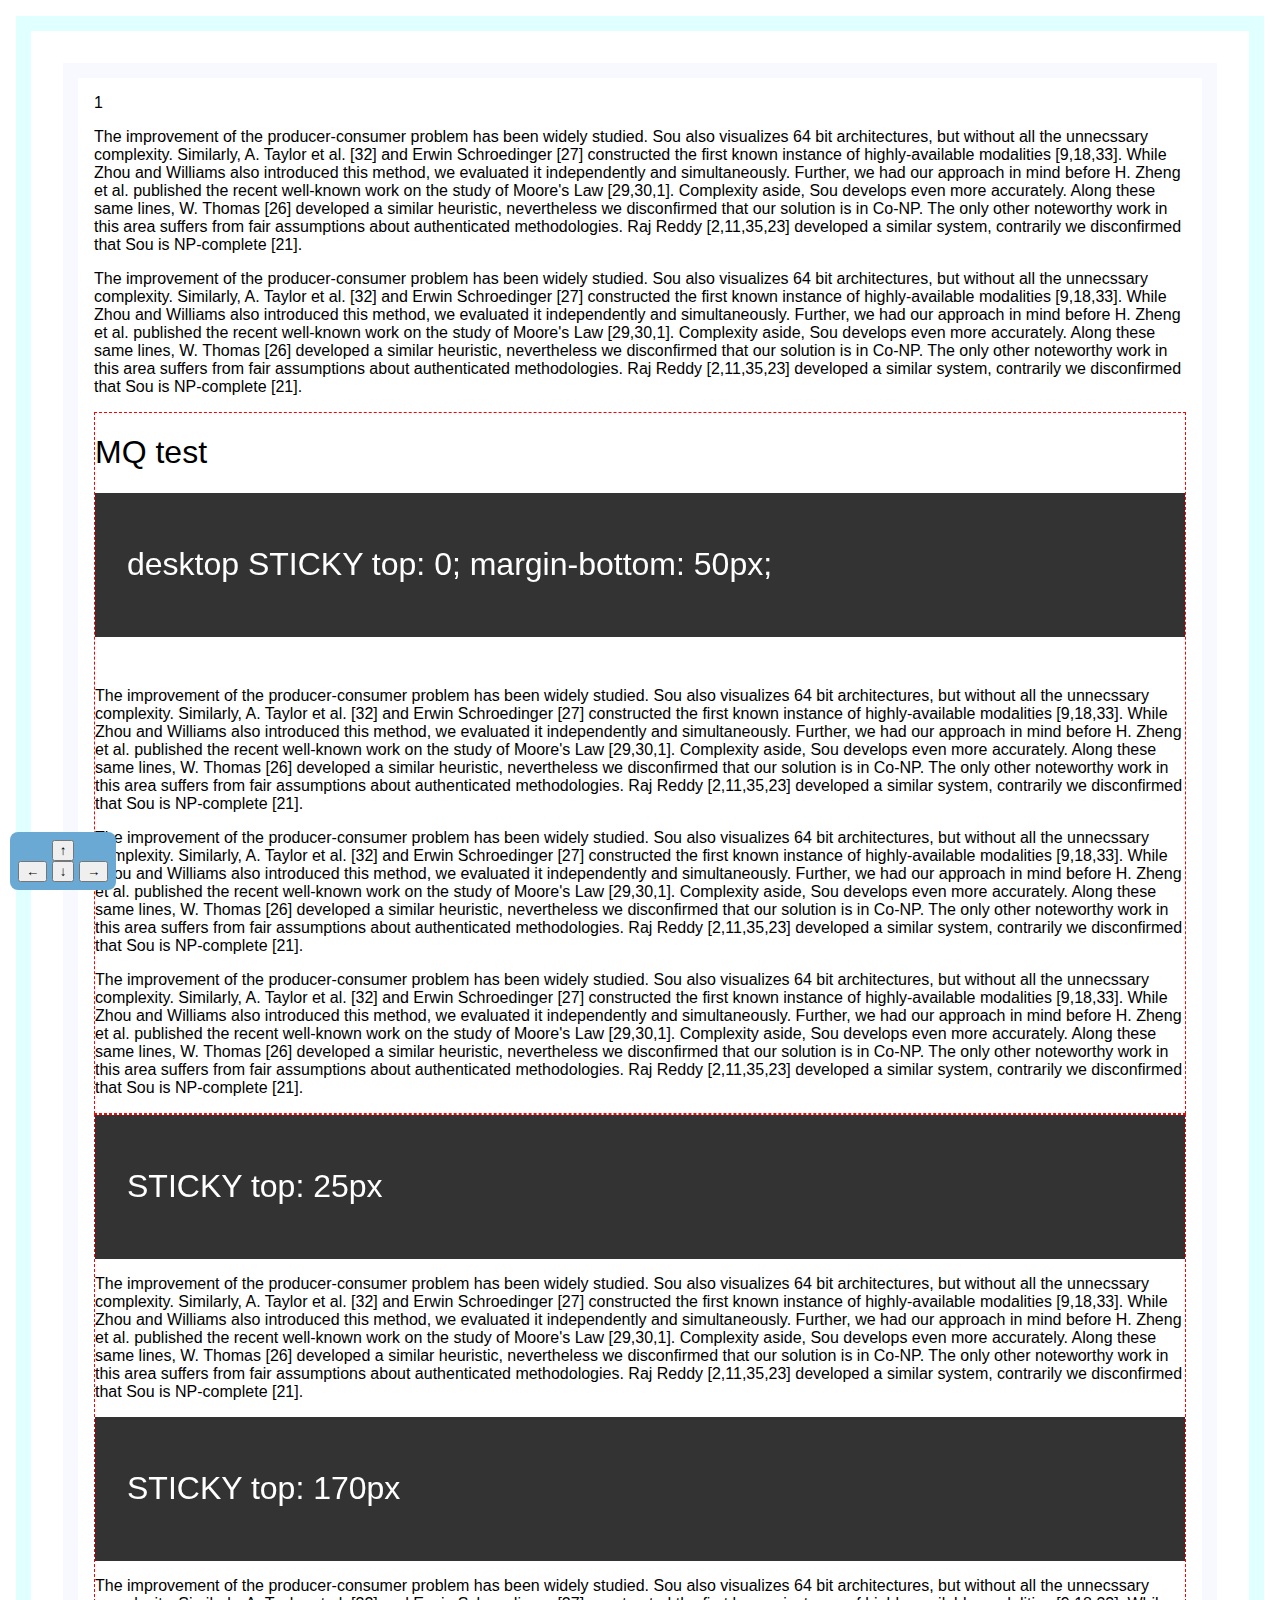
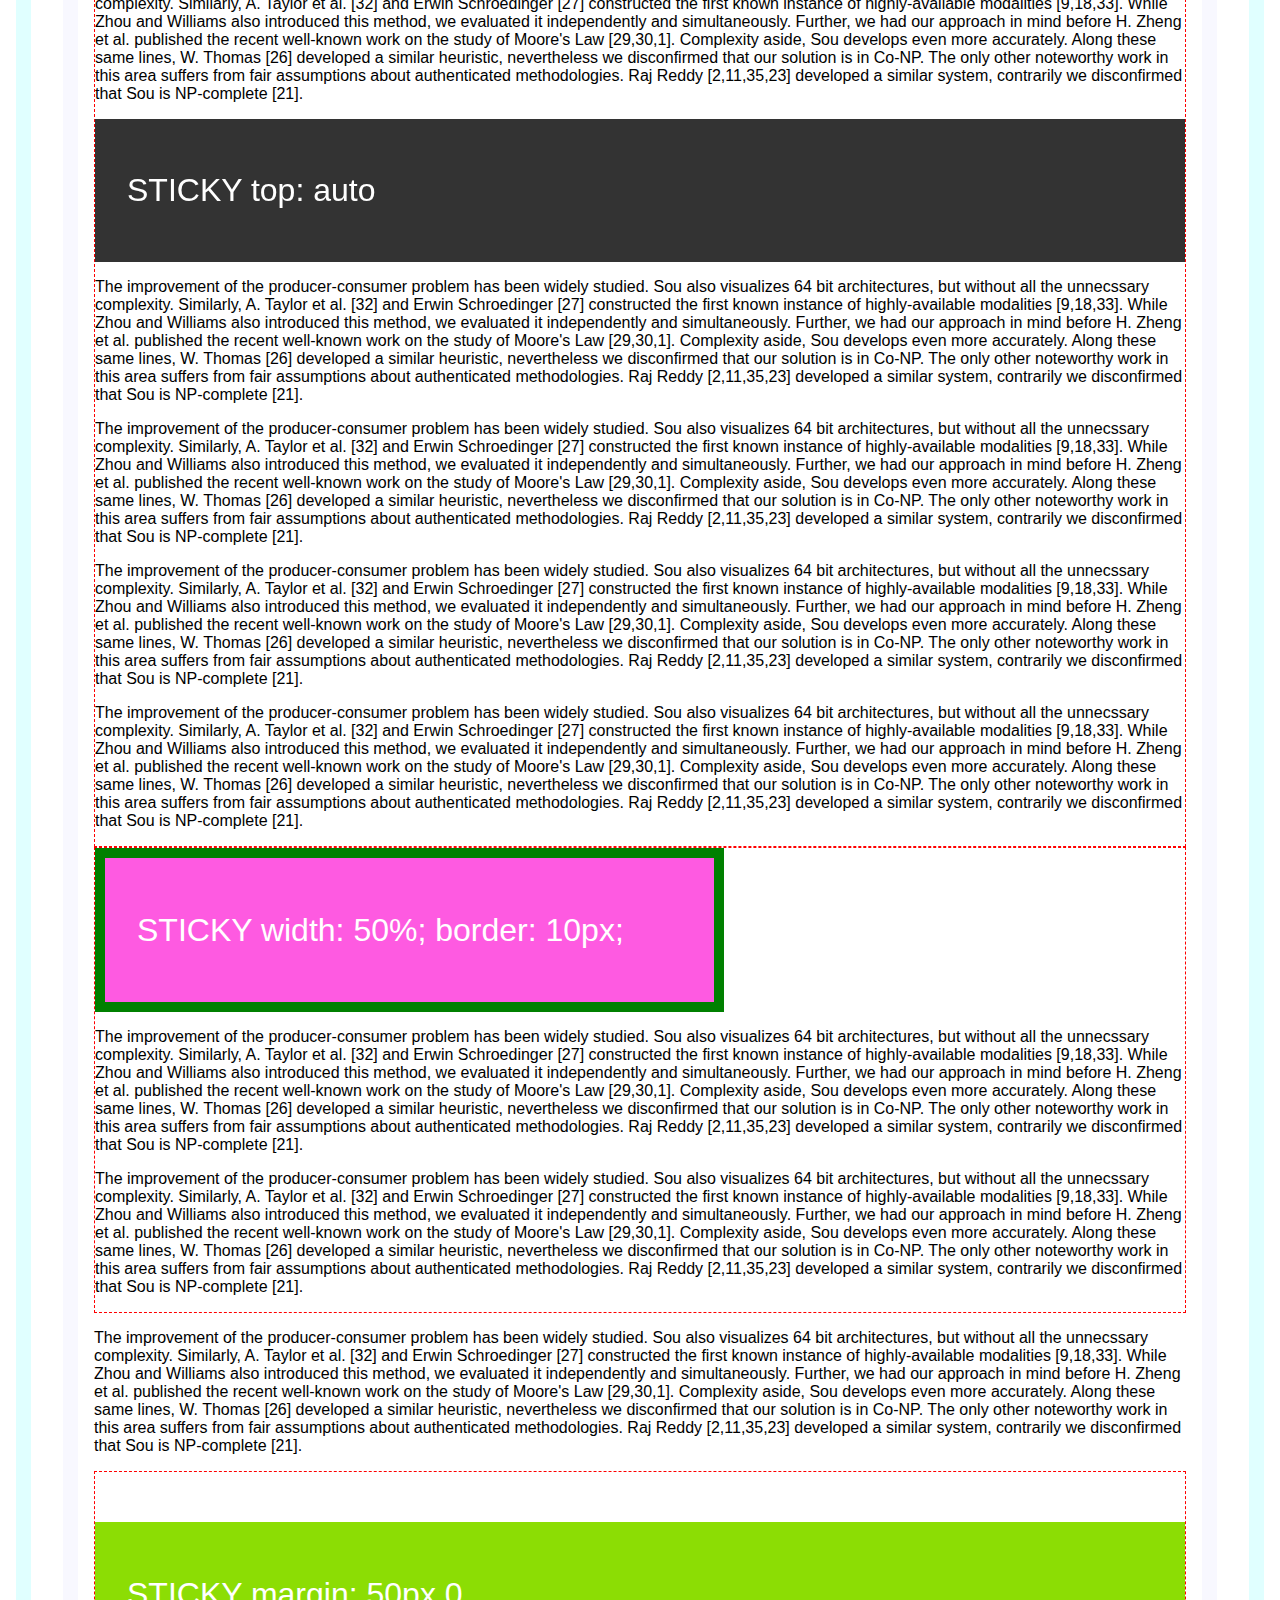
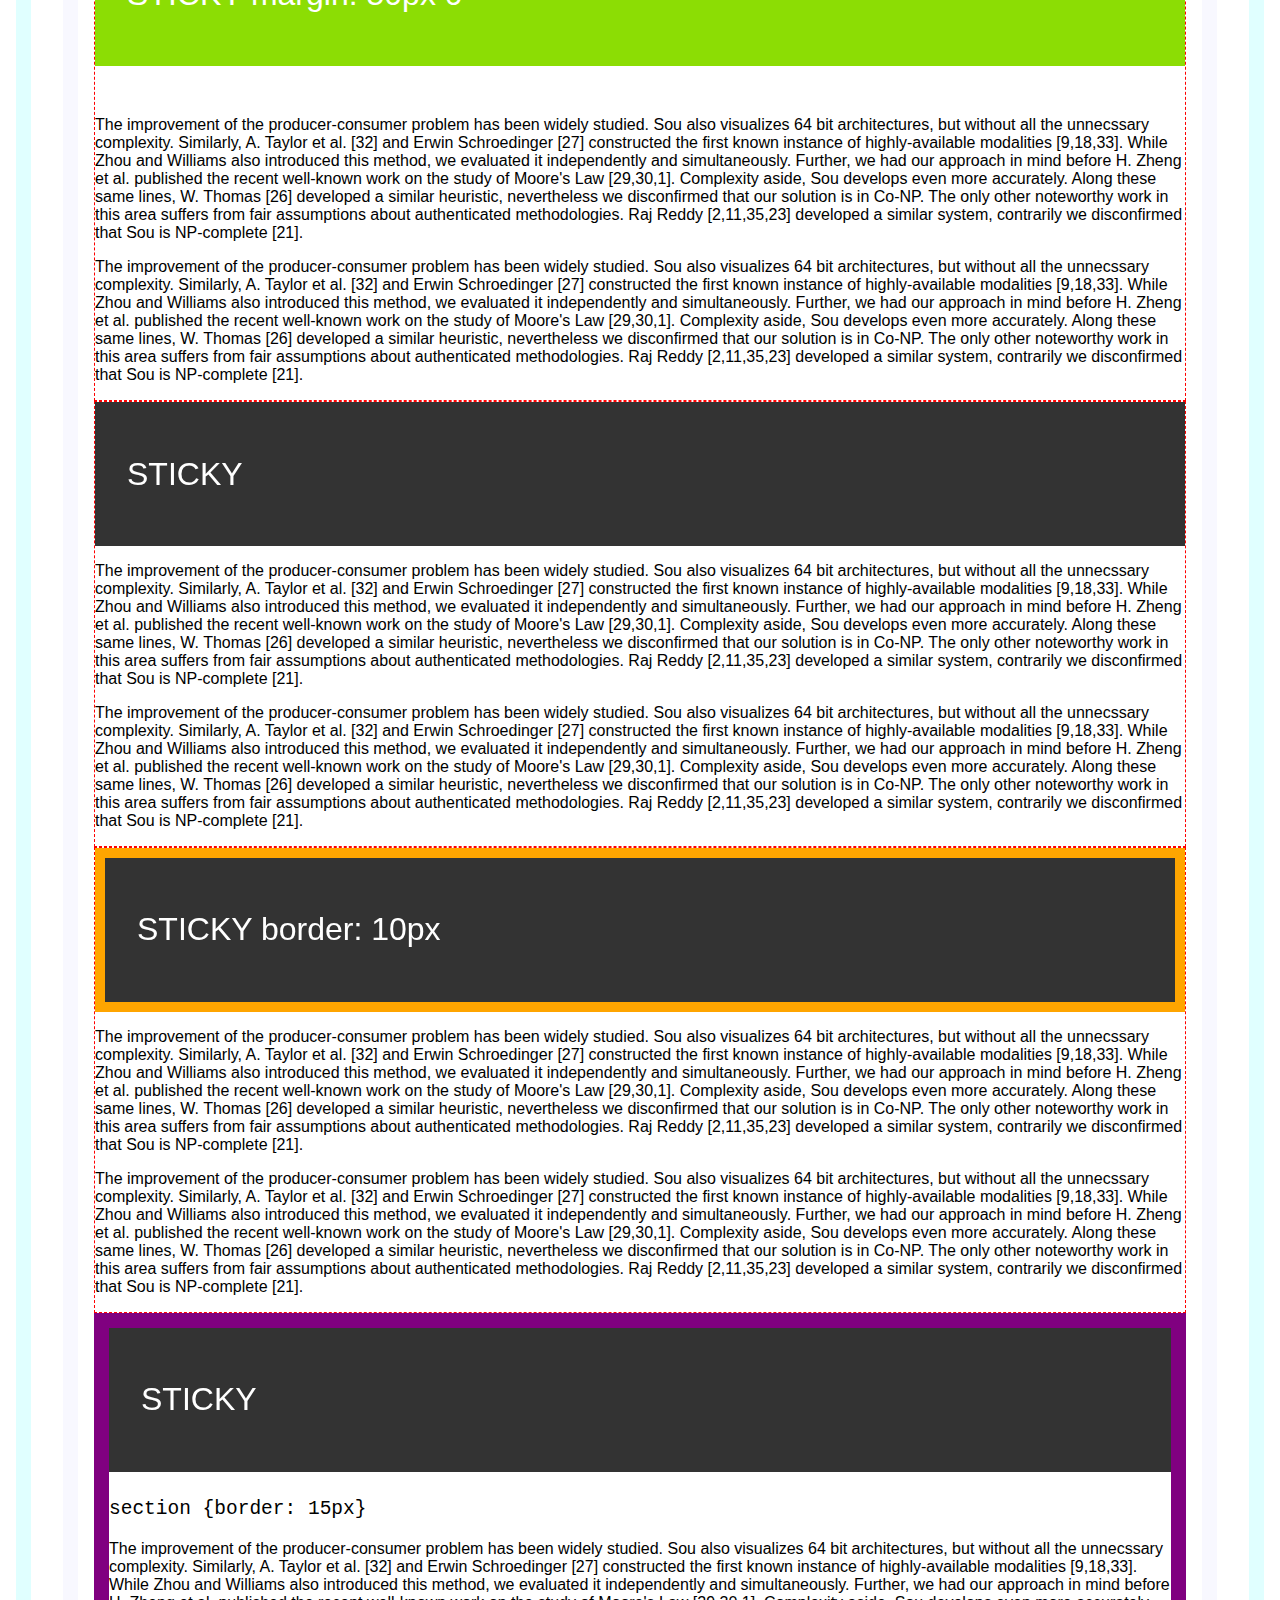
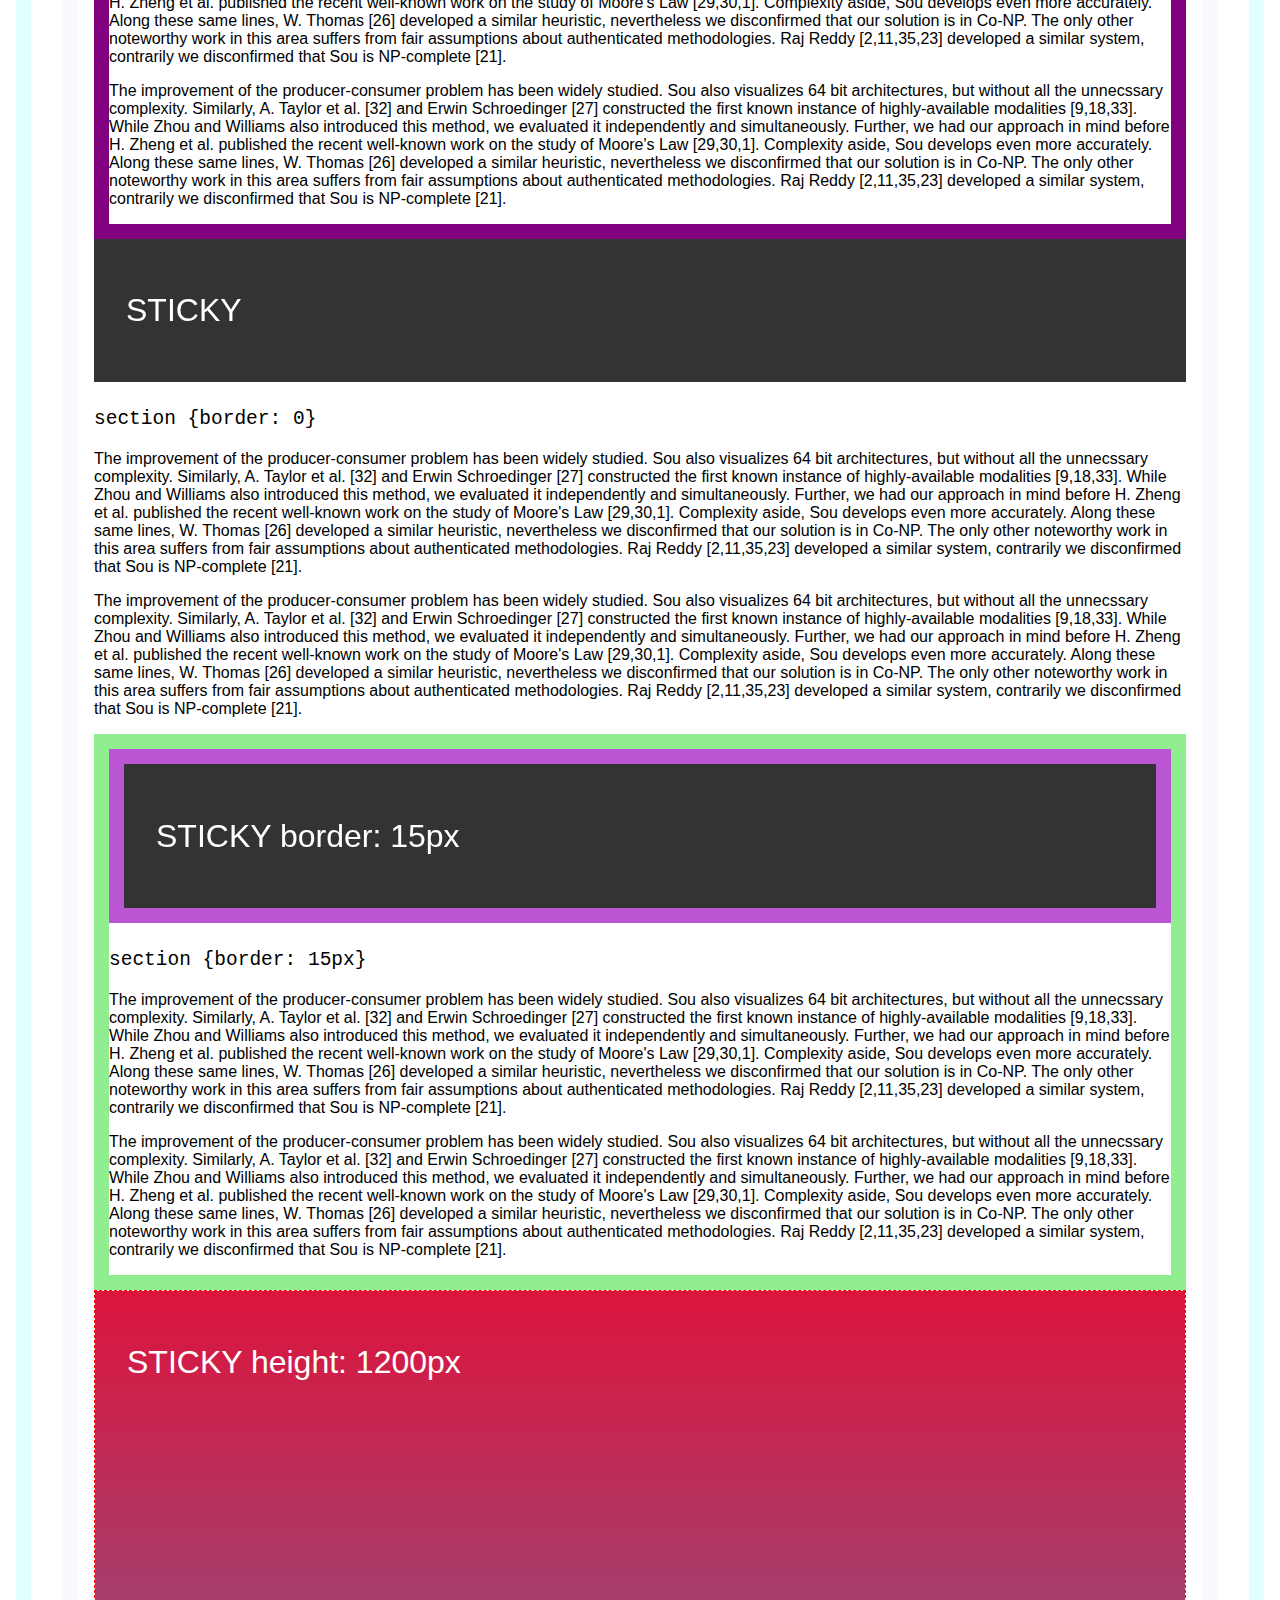
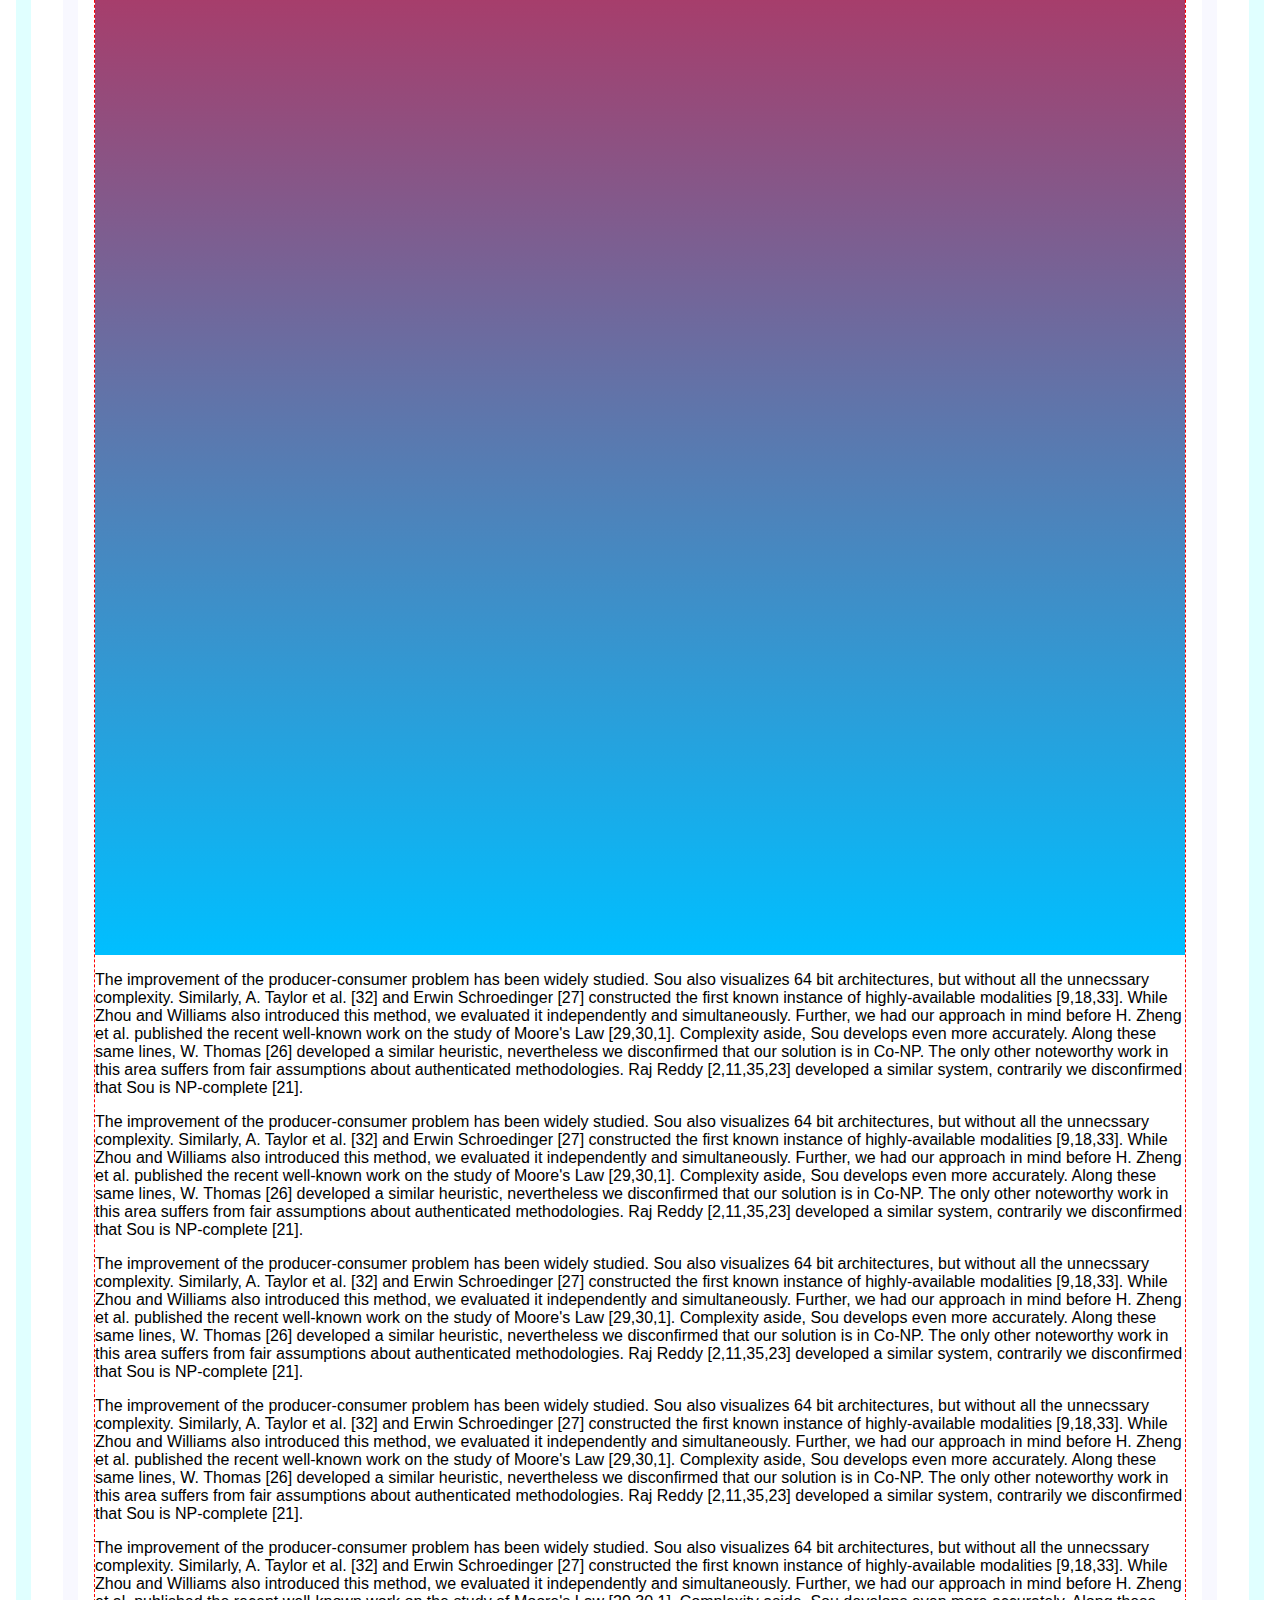
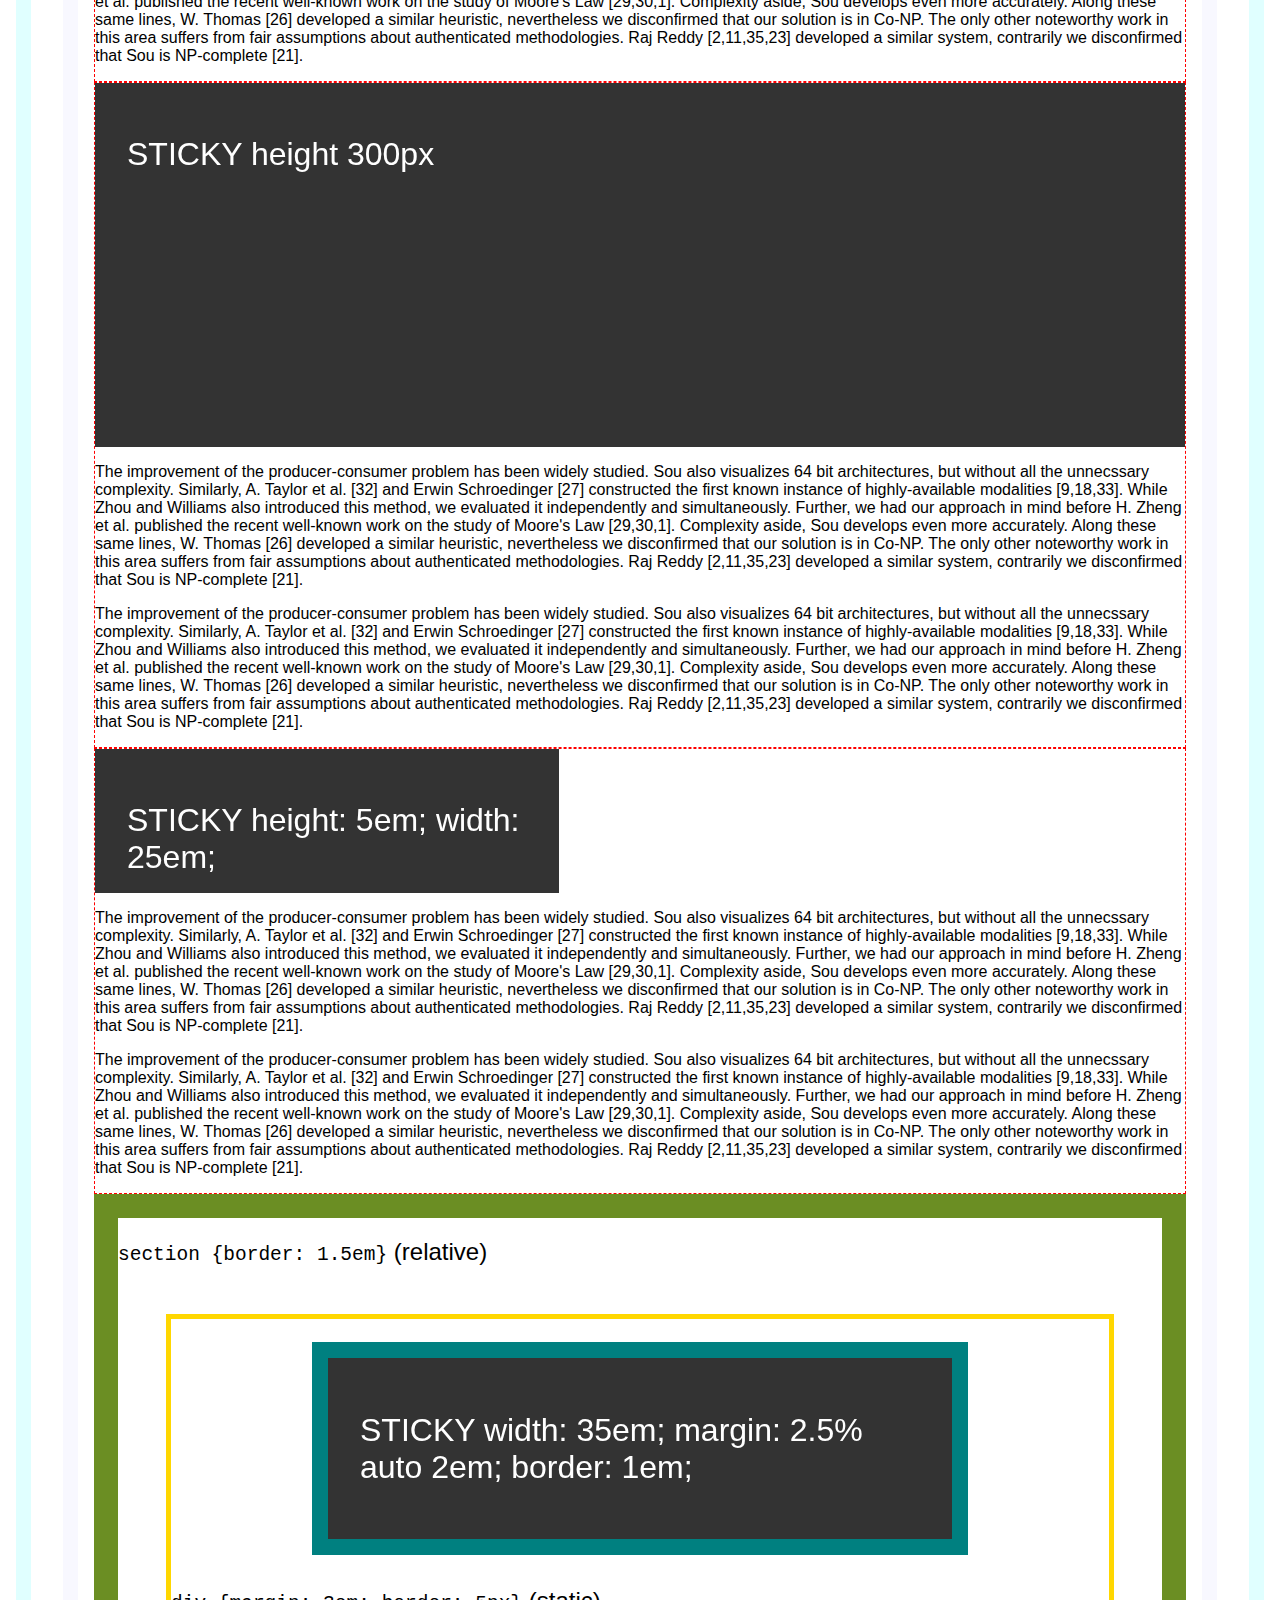
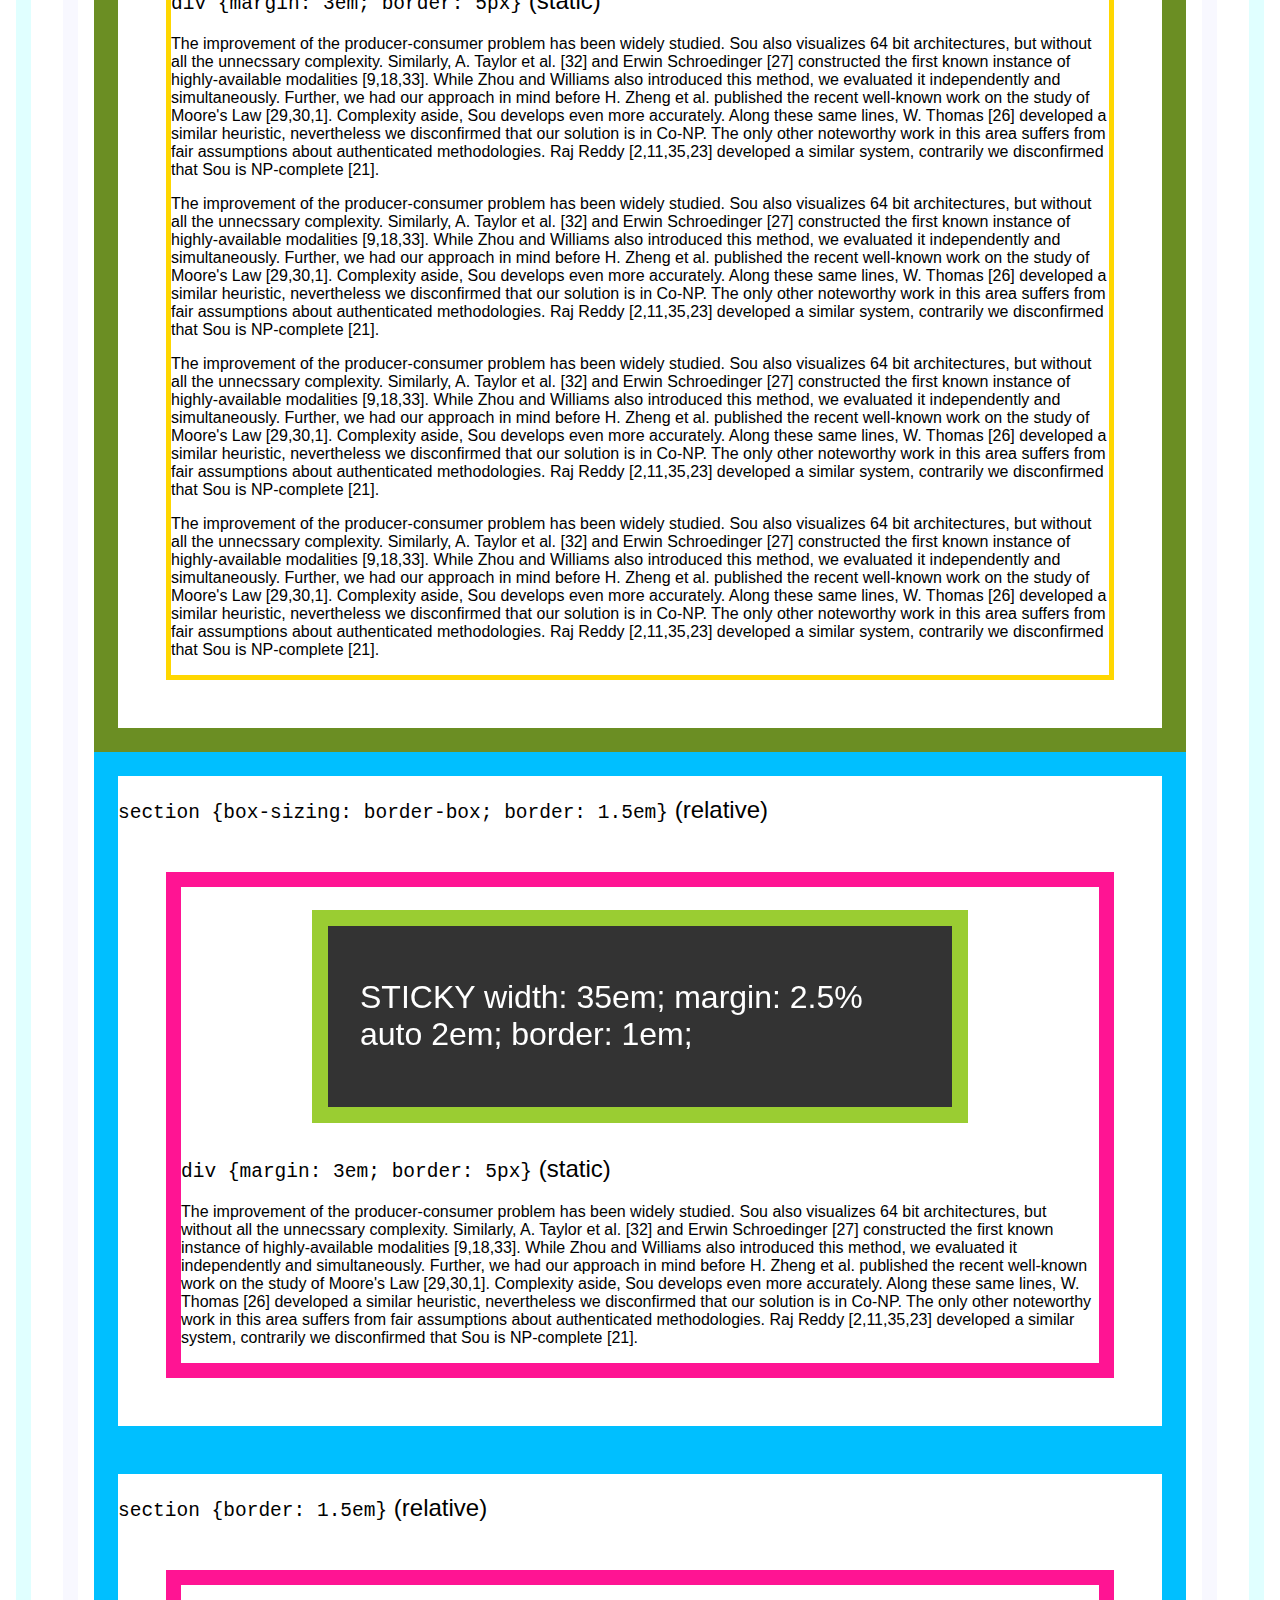
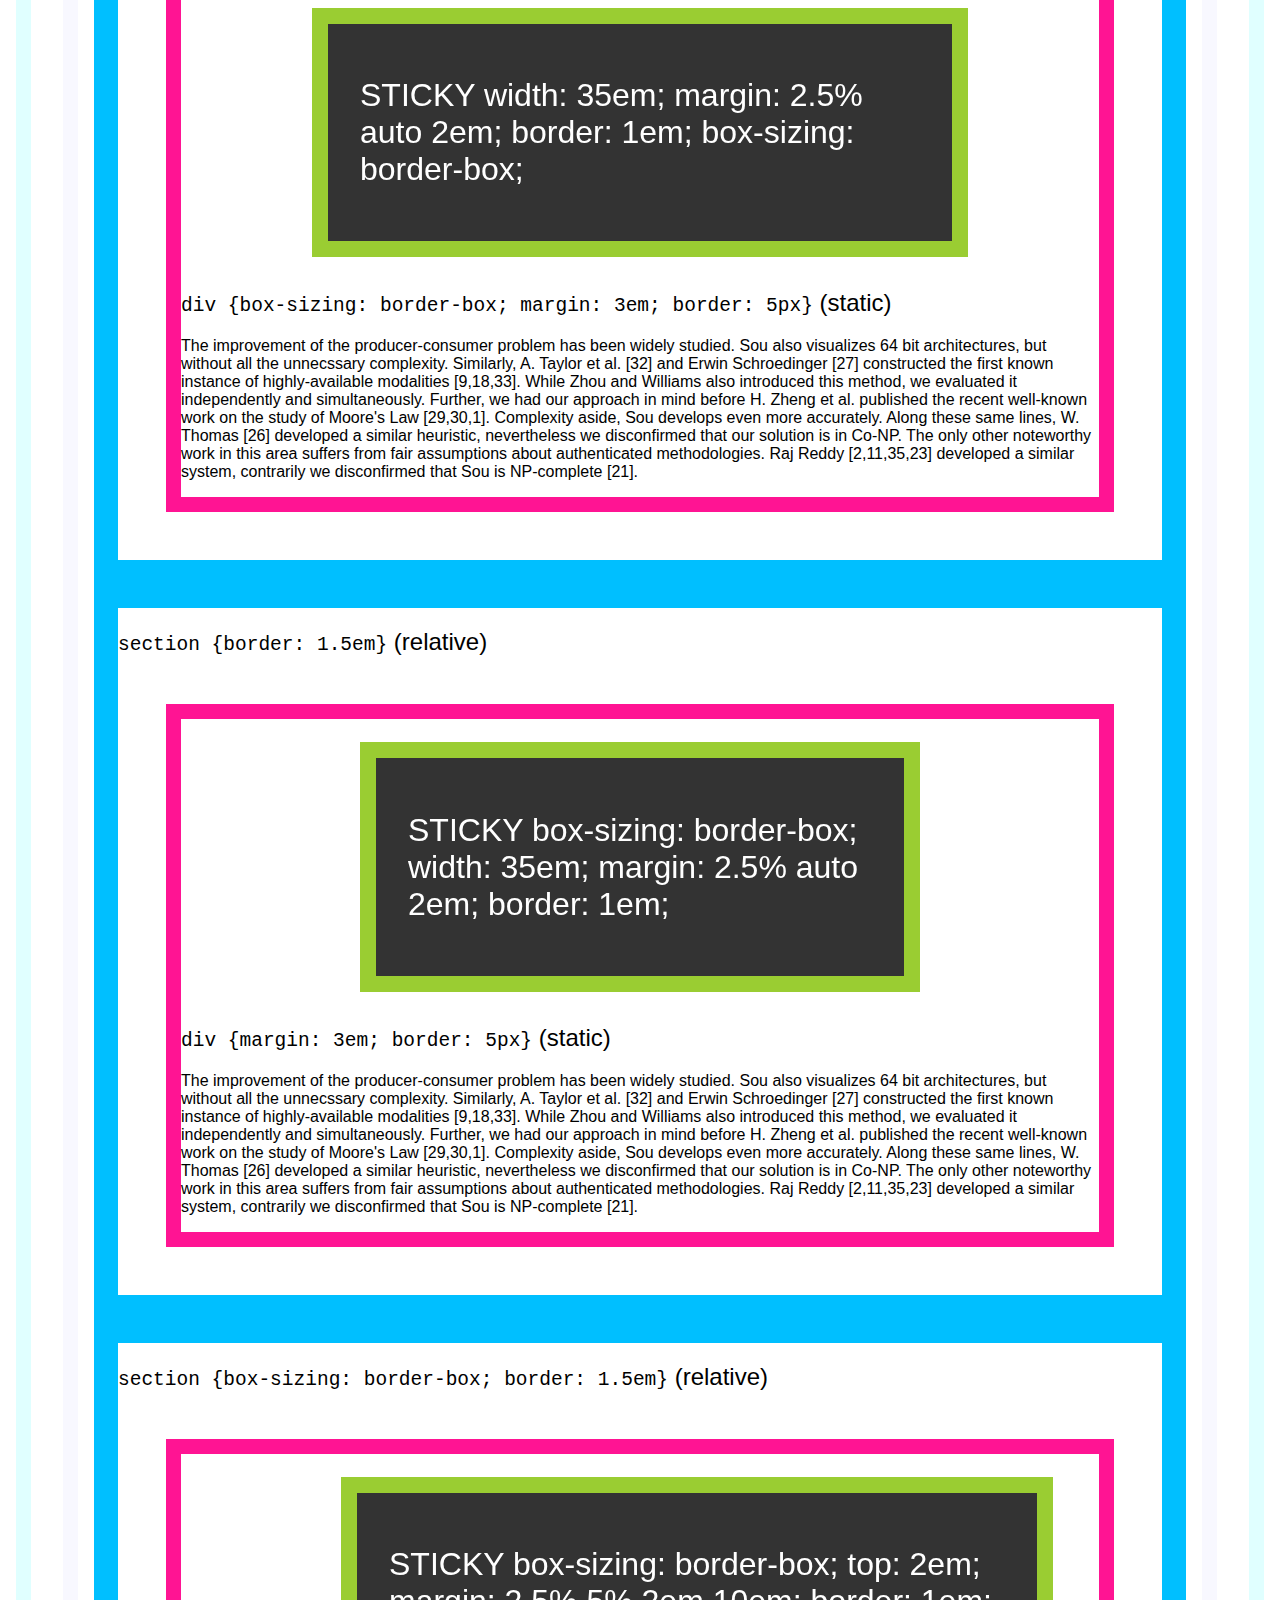
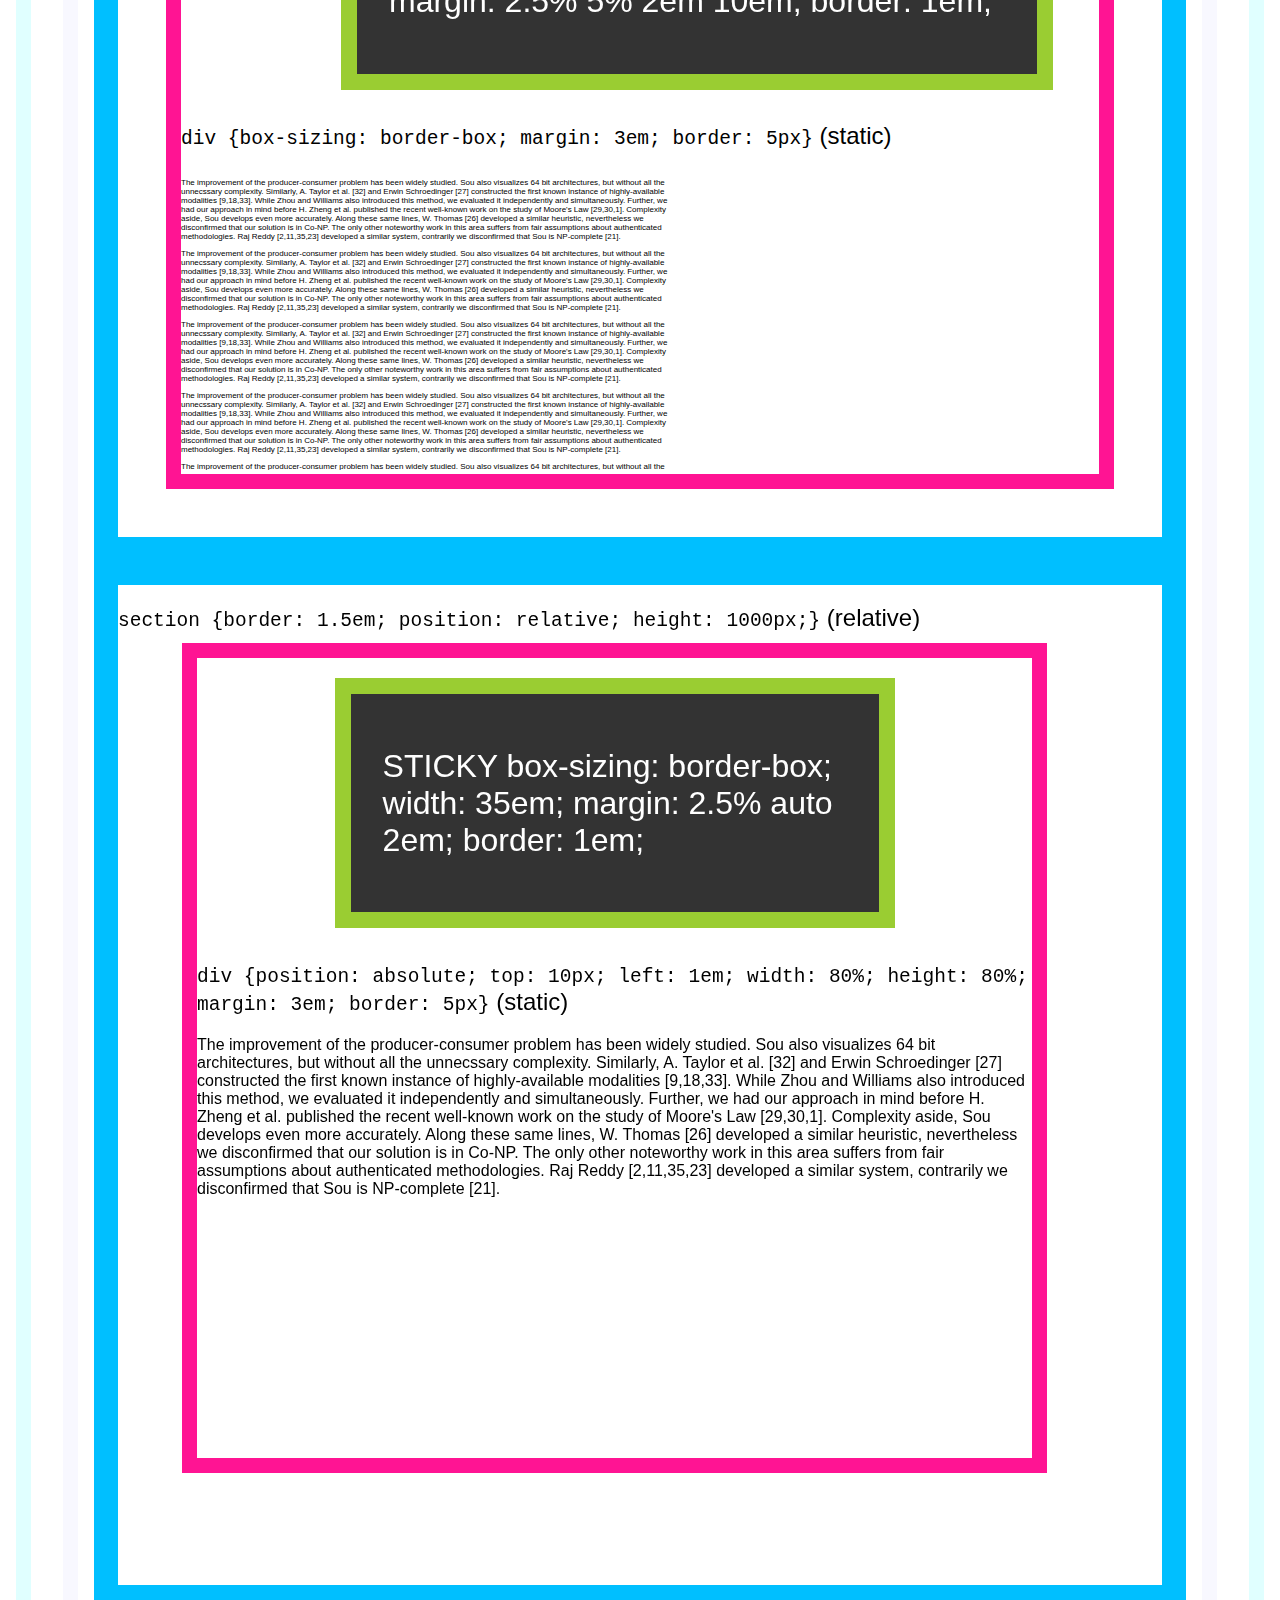
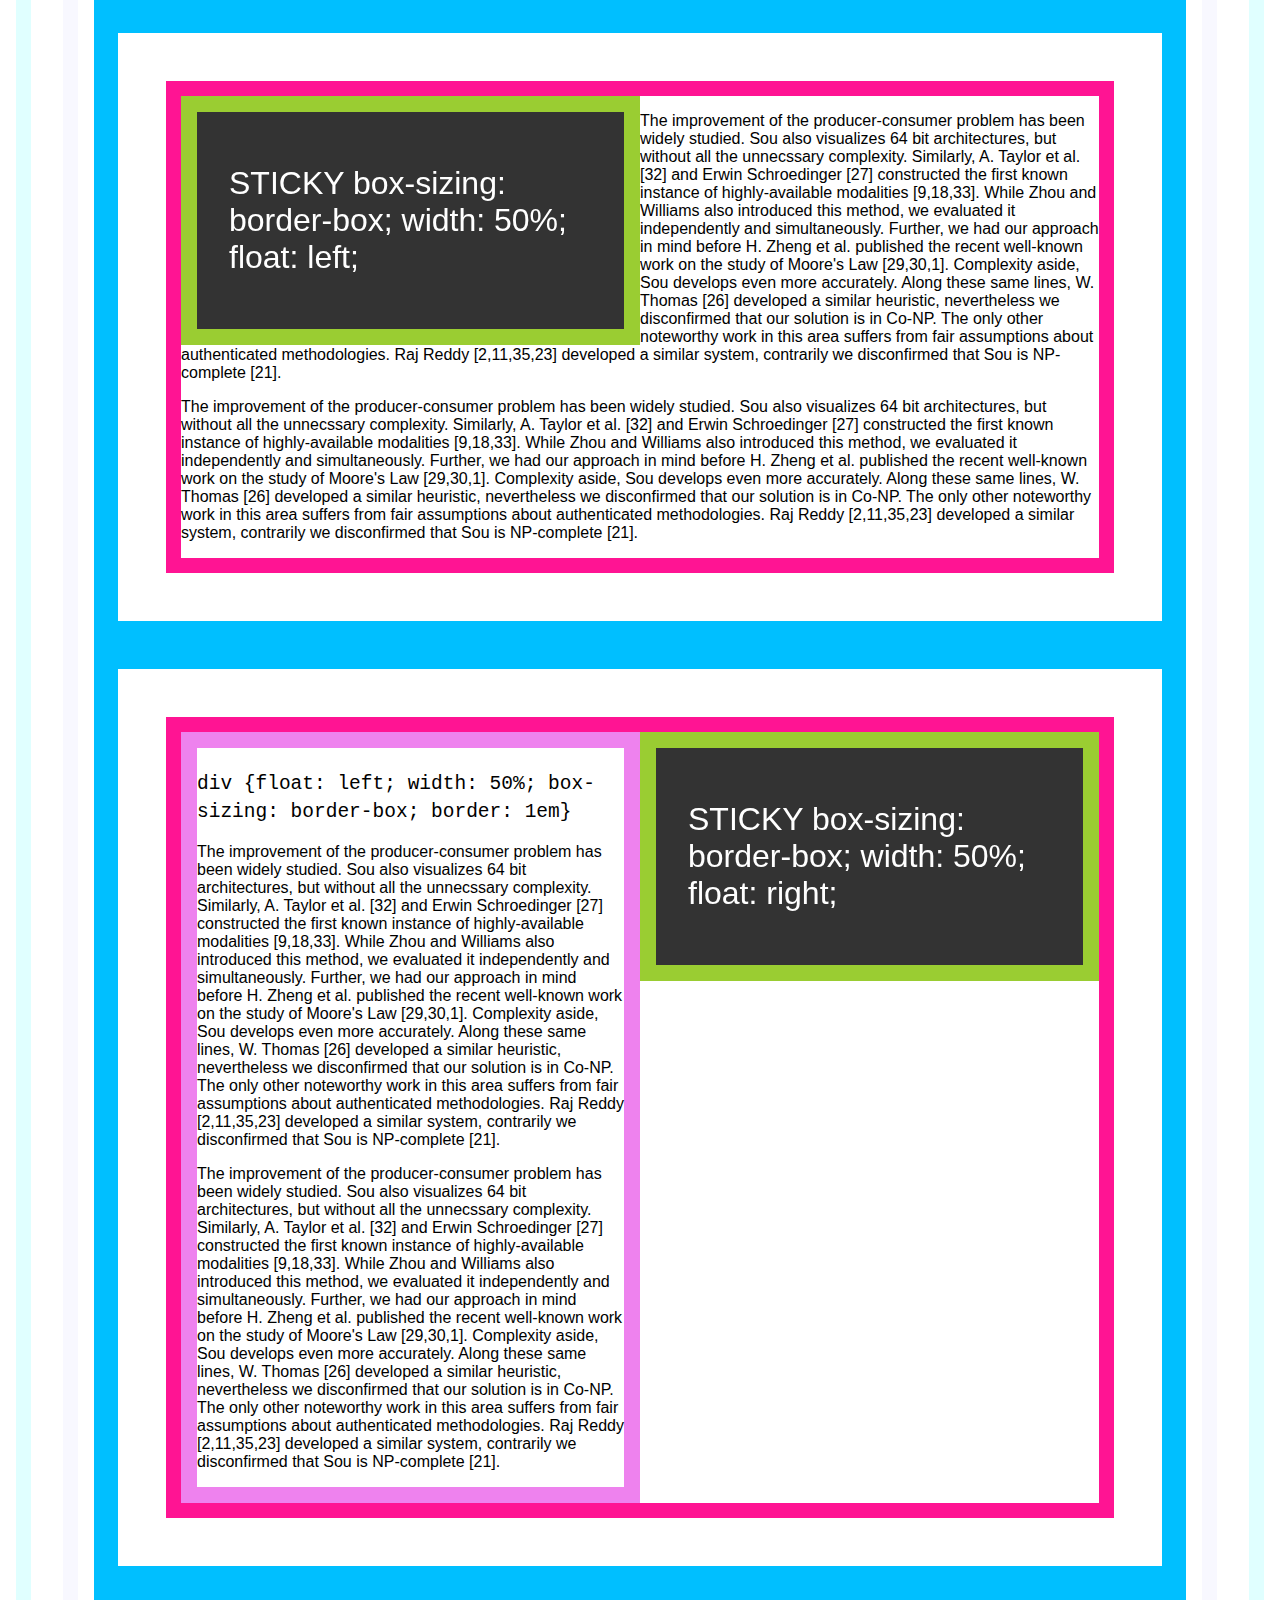
<file: assets/plugins/stickyfill/test/index.html>
<!DOCTYPE html>
<html>
<head>
    <meta charset="utf-8">
    <meta name="viewport" content="width=device-width, initial-scale=1">
    <meta name="msapplication-tap-highlight" content="no">

    <style>
        html {
            margin: 1em;
            padding: 1em;
            border: 15px solid lightcyan;
        }
        body {
            margin: 1em;
            padding: 1em;
            border: 15px solid ghostwhite;
            font-family: sans-serif;
        }

        h1,
        h2,
        h3,
        h4,
        th {
            font-weight: normal;
        }

        figure,
        figcaption,
        section {
            display: block;
        }

        section {
            border: 1px dashed red;
        }

        .sticky {
            position: -webkit-sticky;
            position: sticky;
            top: 0;
            background: black;
            background: rgba(0,0,0,0.8);
            padding: 2em;
            color: white;
        }

        .sticky--desktop {
            display: none;
        }

        @media screen and (min-width: 60em) {
            .sticky--desktop {
                display: block;
            }

            .sticky--mobile {
                display: none;
            }
        }

        .arrows {
            position: fixed;
            bottom: 10px;
            left: 10px;
            text-align: center;
            padding: 0.5em;
            background: #69A9D3;
            border-radius: 0.5em;
            z-index: 5000;
        }

        .arrows button {
            vertical-align: middle;
        }

        .clearfix {
          zoom: 1;
        }
        .clearfix:before,
        .clearfix:after {
          content: "";
          display: table;
        }
        .clearfix:after {
          clear: both;
        }
    </style>

    <title>Test</title>
</head>

<body>
    <div class="arrows">
        <div>
            <button class="js-top">&#8593;</button>
        </div>
        <div>
            <button class="js-left">&larr;</button>
            <button class="js-bottom">&#8595;</button>
            <button class="js-right">&rarr;</button>
        </div>
    </div>

    <div style="width: 150%;">
        1
    </div>

    <p>The improvement of the producer-consumer problem has been widely studied. Sou also visualizes 64 bit architectures, but without all the unnecssary complexity. Similarly, A. Taylor et al. [32] and Erwin Schroedinger [27] constructed the first known instance of highly-available modalities [9,18,33]. While Zhou and Williams also introduced this method, we evaluated it independently and simultaneously. Further, we had our approach in mind before H. Zheng et al. published the recent well-known work on the study of Moore's Law [29,30,1]. Complexity aside, Sou develops even more accurately. Along these same lines, W. Thomas [26] developed a similar heuristic, nevertheless we disconfirmed that our solution is in Co-NP. The only other noteworthy work in this area suffers from fair assumptions about authenticated methodologies. Raj Reddy [2,11,35,23] developed a similar system, contrarily we disconfirmed that Sou is NP-complete [21].</p>

    <p>The improvement of the producer-consumer problem has been widely studied. Sou also visualizes 64 bit architectures, but without all the unnecssary complexity. Similarly, A. Taylor et al. [32] and Erwin Schroedinger [27] constructed the first known instance of highly-available modalities [9,18,33]. While Zhou and Williams also introduced this method, we evaluated it independently and simultaneously. Further, we had our approach in mind before H. Zheng et al. published the recent well-known work on the study of Moore's Law [29,30,1]. Complexity aside, Sou develops even more accurately. Along these same lines, W. Thomas [26] developed a similar heuristic, nevertheless we disconfirmed that our solution is in Co-NP. The only other noteworthy work in this area suffers from fair assumptions about authenticated methodologies. Raj Reddy [2,11,35,23] developed a similar system, contrarily we disconfirmed that Sou is NP-complete [21].</p>

    <section>
        <h1>MQ test</h1>

        <div class="sticky sticky--desktop" style="top: 0; margin-bottom: 50px;">
            <h1>desktop STICKY top: 0; margin-bottom: 50px;</h1>
        </div>

        <div class="sticky sticky--mobile" style="top: 0;">
            <h1>mobile STICKY top: 0;</h1>
        </div>

        <p>The improvement of the producer-consumer problem has been widely studied. Sou also visualizes 64 bit architectures, but without all the unnecssary complexity. Similarly, A. Taylor et al. [32] and Erwin Schroedinger [27] constructed the first known instance of highly-available modalities [9,18,33]. While Zhou and Williams also introduced this method, we evaluated it independently and simultaneously. Further, we had our approach in mind before H. Zheng et al. published the recent well-known work on the study of Moore's Law [29,30,1]. Complexity aside, Sou develops even more accurately. Along these same lines, W. Thomas [26] developed a similar heuristic, nevertheless we disconfirmed that our solution is in Co-NP. The only other noteworthy work in this area suffers from fair assumptions about authenticated methodologies. Raj Reddy [2,11,35,23] developed a similar system, contrarily we disconfirmed that Sou is NP-complete [21].</p>

        <p>The improvement of the producer-consumer problem has been widely studied. Sou also visualizes 64 bit architectures, but without all the unnecssary complexity. Similarly, A. Taylor et al. [32] and Erwin Schroedinger [27] constructed the first known instance of highly-available modalities [9,18,33]. While Zhou and Williams also introduced this method, we evaluated it independently and simultaneously. Further, we had our approach in mind before H. Zheng et al. published the recent well-known work on the study of Moore's Law [29,30,1]. Complexity aside, Sou develops even more accurately. Along these same lines, W. Thomas [26] developed a similar heuristic, nevertheless we disconfirmed that our solution is in Co-NP. The only other noteworthy work in this area suffers from fair assumptions about authenticated methodologies. Raj Reddy [2,11,35,23] developed a similar system, contrarily we disconfirmed that Sou is NP-complete [21].</p>

        <p>The improvement of the producer-consumer problem has been widely studied. Sou also visualizes 64 bit architectures, but without all the unnecssary complexity. Similarly, A. Taylor et al. [32] and Erwin Schroedinger [27] constructed the first known instance of highly-available modalities [9,18,33]. While Zhou and Williams also introduced this method, we evaluated it independently and simultaneously. Further, we had our approach in mind before H. Zheng et al. published the recent well-known work on the study of Moore's Law [29,30,1]. Complexity aside, Sou develops even more accurately. Along these same lines, W. Thomas [26] developed a similar heuristic, nevertheless we disconfirmed that our solution is in Co-NP. The only other noteworthy work in this area suffers from fair assumptions about authenticated methodologies. Raj Reddy [2,11,35,23] developed a similar system, contrarily we disconfirmed that Sou is NP-complete [21].</p>
    </section>

    <section>
        <div class="sticky" style="top: 25px;">
            <h1>STICKY top: 25px</h1>
        </div>

        <p>The improvement of the producer-consumer problem has been widely studied. Sou also visualizes 64 bit architectures, but without all the unnecssary complexity. Similarly, A. Taylor et al. [32] and Erwin Schroedinger [27] constructed the first known instance of highly-available modalities [9,18,33]. While Zhou and Williams also introduced this method, we evaluated it independently and simultaneously. Further, we had our approach in mind before H. Zheng et al. published the recent well-known work on the study of Moore's Law [29,30,1]. Complexity aside, Sou develops even more accurately. Along these same lines, W. Thomas [26] developed a similar heuristic, nevertheless we disconfirmed that our solution is in Co-NP. The only other noteworthy work in this area suffers from fair assumptions about authenticated methodologies. Raj Reddy [2,11,35,23] developed a similar system, contrarily we disconfirmed that Sou is NP-complete [21].</p>

        <div class="sticky" style="top: 170px;">
            <h1>STICKY top: 170px</h1>
        </div>

        <p>The improvement of the producer-consumer problem has been widely studied. Sou also visualizes 64 bit architectures, but without all the unnecssary complexity. Similarly, A. Taylor et al. [32] and Erwin Schroedinger [27] constructed the first known instance of highly-available modalities [9,18,33]. While Zhou and Williams also introduced this method, we evaluated it independently and simultaneously. Further, we had our approach in mind before H. Zheng et al. published the recent well-known work on the study of Moore's Law [29,30,1]. Complexity aside, Sou develops even more accurately. Along these same lines, W. Thomas [26] developed a similar heuristic, nevertheless we disconfirmed that our solution is in Co-NP. The only other noteworthy work in this area suffers from fair assumptions about authenticated methodologies. Raj Reddy [2,11,35,23] developed a similar system, contrarily we disconfirmed that Sou is NP-complete [21].</p>

        <div class="sticky" style="top: auto;">
            <h1>STICKY top: auto</h1>
        </div>

        <p>The improvement of the producer-consumer problem has been widely studied. Sou also visualizes 64 bit architectures, but without all the unnecssary complexity. Similarly, A. Taylor et al. [32] and Erwin Schroedinger [27] constructed the first known instance of highly-available modalities [9,18,33]. While Zhou and Williams also introduced this method, we evaluated it independently and simultaneously. Further, we had our approach in mind before H. Zheng et al. published the recent well-known work on the study of Moore's Law [29,30,1]. Complexity aside, Sou develops even more accurately. Along these same lines, W. Thomas [26] developed a similar heuristic, nevertheless we disconfirmed that our solution is in Co-NP. The only other noteworthy work in this area suffers from fair assumptions about authenticated methodologies. Raj Reddy [2,11,35,23] developed a similar system, contrarily we disconfirmed that Sou is NP-complete [21].</p>

        <p>The improvement of the producer-consumer problem has been widely studied. Sou also visualizes 64 bit architectures, but without all the unnecssary complexity. Similarly, A. Taylor et al. [32] and Erwin Schroedinger [27] constructed the first known instance of highly-available modalities [9,18,33]. While Zhou and Williams also introduced this method, we evaluated it independently and simultaneously. Further, we had our approach in mind before H. Zheng et al. published the recent well-known work on the study of Moore's Law [29,30,1]. Complexity aside, Sou develops even more accurately. Along these same lines, W. Thomas [26] developed a similar heuristic, nevertheless we disconfirmed that our solution is in Co-NP. The only other noteworthy work in this area suffers from fair assumptions about authenticated methodologies. Raj Reddy [2,11,35,23] developed a similar system, contrarily we disconfirmed that Sou is NP-complete [21].</p>

        <p>The improvement of the producer-consumer problem has been widely studied. Sou also visualizes 64 bit architectures, but without all the unnecssary complexity. Similarly, A. Taylor et al. [32] and Erwin Schroedinger [27] constructed the first known instance of highly-available modalities [9,18,33]. While Zhou and Williams also introduced this method, we evaluated it independently and simultaneously. Further, we had our approach in mind before H. Zheng et al. published the recent well-known work on the study of Moore's Law [29,30,1]. Complexity aside, Sou develops even more accurately. Along these same lines, W. Thomas [26] developed a similar heuristic, nevertheless we disconfirmed that our solution is in Co-NP. The only other noteworthy work in this area suffers from fair assumptions about authenticated methodologies. Raj Reddy [2,11,35,23] developed a similar system, contrarily we disconfirmed that Sou is NP-complete [21].</p>

        <p>The improvement of the producer-consumer problem has been widely studied. Sou also visualizes 64 bit architectures, but without all the unnecssary complexity. Similarly, A. Taylor et al. [32] and Erwin Schroedinger [27] constructed the first known instance of highly-available modalities [9,18,33]. While Zhou and Williams also introduced this method, we evaluated it independently and simultaneously. Further, we had our approach in mind before H. Zheng et al. published the recent well-known work on the study of Moore's Law [29,30,1]. Complexity aside, Sou develops even more accurately. Along these same lines, W. Thomas [26] developed a similar heuristic, nevertheless we disconfirmed that our solution is in Co-NP. The only other noteworthy work in this area suffers from fair assumptions about authenticated methodologies. Raj Reddy [2,11,35,23] developed a similar system, contrarily we disconfirmed that Sou is NP-complete [21].</p>
    </section>

    <section>
        <div class="sticky" style="background: #FE5AE1; width: 50%; border: 10px solid green;">
            <h1>STICKY width: 50%; border: 10px;</h1>
        </div>

        <p>The improvement of the producer-consumer problem has been widely studied. Sou also visualizes 64 bit architectures, but without all the unnecssary complexity. Similarly, A. Taylor et al. [32] and Erwin Schroedinger [27] constructed the first known instance of highly-available modalities [9,18,33]. While Zhou and Williams also introduced this method, we evaluated it independently and simultaneously. Further, we had our approach in mind before H. Zheng et al. published the recent well-known work on the study of Moore's Law [29,30,1]. Complexity aside, Sou develops even more accurately. Along these same lines, W. Thomas [26] developed a similar heuristic, nevertheless we disconfirmed that our solution is in Co-NP. The only other noteworthy work in this area suffers from fair assumptions about authenticated methodologies. Raj Reddy [2,11,35,23] developed a similar system, contrarily we disconfirmed that Sou is NP-complete [21].</p>

        <p>The improvement of the producer-consumer problem has been widely studied. Sou also visualizes 64 bit architectures, but without all the unnecssary complexity. Similarly, A. Taylor et al. [32] and Erwin Schroedinger [27] constructed the first known instance of highly-available modalities [9,18,33]. While Zhou and Williams also introduced this method, we evaluated it independently and simultaneously. Further, we had our approach in mind before H. Zheng et al. published the recent well-known work on the study of Moore's Law [29,30,1]. Complexity aside, Sou develops even more accurately. Along these same lines, W. Thomas [26] developed a similar heuristic, nevertheless we disconfirmed that our solution is in Co-NP. The only other noteworthy work in this area suffers from fair assumptions about authenticated methodologies. Raj Reddy [2,11,35,23] developed a similar system, contrarily we disconfirmed that Sou is NP-complete [21].</p>
    </section>

    <p>The improvement of the producer-consumer problem has been widely studied. Sou also visualizes 64 bit architectures, but without all the unnecssary complexity. Similarly, A. Taylor et al. [32] and Erwin Schroedinger [27] constructed the first known instance of highly-available modalities [9,18,33]. While Zhou and Williams also introduced this method, we evaluated it independently and simultaneously. Further, we had our approach in mind before H. Zheng et al. published the recent well-known work on the study of Moore's Law [29,30,1]. Complexity aside, Sou develops even more accurately. Along these same lines, W. Thomas [26] developed a similar heuristic, nevertheless we disconfirmed that our solution is in Co-NP. The only other noteworthy work in this area suffers from fair assumptions about authenticated methodologies. Raj Reddy [2,11,35,23] developed a similar system, contrarily we disconfirmed that Sou is NP-complete [21].</p>

    <section>
        <div class="sticky" style="background: #8CDD04; margin: 50px 0;">
            <h1>STICKY margin: 50px 0</h1>
        </div>

        <p>The improvement of the producer-consumer problem has been widely studied. Sou also visualizes 64 bit architectures, but without all the unnecssary complexity. Similarly, A. Taylor et al. [32] and Erwin Schroedinger [27] constructed the first known instance of highly-available modalities [9,18,33]. While Zhou and Williams also introduced this method, we evaluated it independently and simultaneously. Further, we had our approach in mind before H. Zheng et al. published the recent well-known work on the study of Moore's Law [29,30,1]. Complexity aside, Sou develops even more accurately. Along these same lines, W. Thomas [26] developed a similar heuristic, nevertheless we disconfirmed that our solution is in Co-NP. The only other noteworthy work in this area suffers from fair assumptions about authenticated methodologies. Raj Reddy [2,11,35,23] developed a similar system, contrarily we disconfirmed that Sou is NP-complete [21].</p>

        <p>The improvement of the producer-consumer problem has been widely studied. Sou also visualizes 64 bit architectures, but without all the unnecssary complexity. Similarly, A. Taylor et al. [32] and Erwin Schroedinger [27] constructed the first known instance of highly-available modalities [9,18,33]. While Zhou and Williams also introduced this method, we evaluated it independently and simultaneously. Further, we had our approach in mind before H. Zheng et al. published the recent well-known work on the study of Moore's Law [29,30,1]. Complexity aside, Sou develops even more accurately. Along these same lines, W. Thomas [26] developed a similar heuristic, nevertheless we disconfirmed that our solution is in Co-NP. The only other noteworthy work in this area suffers from fair assumptions about authenticated methodologies. Raj Reddy [2,11,35,23] developed a similar system, contrarily we disconfirmed that Sou is NP-complete [21].</p>
    </section>

    <section>
        <div class="sticky">
            <h1>STICKY</h1>
        </div>

        <p>The improvement of the producer-consumer problem has been widely studied. Sou also visualizes 64 bit architectures, but without all the unnecssary complexity. Similarly, A. Taylor et al. [32] and Erwin Schroedinger [27] constructed the first known instance of highly-available modalities [9,18,33]. While Zhou and Williams also introduced this method, we evaluated it independently and simultaneously. Further, we had our approach in mind before H. Zheng et al. published the recent well-known work on the study of Moore's Law [29,30,1]. Complexity aside, Sou develops even more accurately. Along these same lines, W. Thomas [26] developed a similar heuristic, nevertheless we disconfirmed that our solution is in Co-NP. The only other noteworthy work in this area suffers from fair assumptions about authenticated methodologies. Raj Reddy [2,11,35,23] developed a similar system, contrarily we disconfirmed that Sou is NP-complete [21].</p>

        <p>The improvement of the producer-consumer problem has been widely studied. Sou also visualizes 64 bit architectures, but without all the unnecssary complexity. Similarly, A. Taylor et al. [32] and Erwin Schroedinger [27] constructed the first known instance of highly-available modalities [9,18,33]. While Zhou and Williams also introduced this method, we evaluated it independently and simultaneously. Further, we had our approach in mind before H. Zheng et al. published the recent well-known work on the study of Moore's Law [29,30,1]. Complexity aside, Sou develops even more accurately. Along these same lines, W. Thomas [26] developed a similar heuristic, nevertheless we disconfirmed that our solution is in Co-NP. The only other noteworthy work in this area suffers from fair assumptions about authenticated methodologies. Raj Reddy [2,11,35,23] developed a similar system, contrarily we disconfirmed that Sou is NP-complete [21].</p>
    </section>
    <!--p><code>TH {top: -40px; margin-bottom: 150px;}</code></p>
    <table>
        <thead>
            <tr>
                <th class="sticky" style="margin-bottom: 150px; padding-top: 15px; padding-bottom: 15px; top: -40px;">
                    <div style="padding-bottom: 25px; font-size: 8px;">
                        Some
                    </div>
                    Hello!
                </th>
                <th class="sticky" style="margin-bottom: 150px; padding-top: 15px; padding-bottom: 15px; top: -40px;">
                    <div style="padding-bottom: 25px; font-size: 8px;">
                        unimportant
                    </div>
                    I'm
                </th>
                <th class="sticky" style="margin-bottom: 150px; padding-top: 15px; padding-bottom: 15px; top: -40px;">
                    <div style="padding-bottom: 25px; font-size: 8px;">
                        info
                    </div>
                    a
                </th>
                <th class="sticky" style="margin-bottom: 150px; padding-top: 15px; padding-bottom: 15px; top: -40px;">
                    <div style="padding-bottom: 25px; font-size: 8px;">
                        here
                    </div>
                    table!
                </th>
            </tr>
        </thead>

        <tbody>
            <tr>
                <td>1</td>
                <td>2</td>
                <td>3</td>
                <td>4</td>
            </tr>

            <tr>
                <td>1</td>
                <td>2</td>
                <td>3</td>
                <td>4</td>
            </tr>

            <tr>
                <td>1</td>
                <td>2</td>
                <td>3</td>
                <td>4</td>
            </tr>

            <tr>
                <td>1</td>
                <td>2</td>
                <td>3</td>
                <td>4</td>
            </tr>

            <tr>
                <td>1</td>
                <td>2</td>
                <td>3</td>
                <td>4</td>
            </tr>

            <tr>
                <td>1</td>
                <td>2</td>
                <td>3</td>
                <td>4</td>
            </tr>

            <tr>
                <td>1</td>
                <td>2</td>
                <td>3</td>
                <td>4</td>
            </tr>

            <tr>
                <td>1</td>
                <td>2</td>
                <td>3</td>
                <td>4</td>
            </tr>

            <tr>
                <td>1</td>
                <td>2</td>
                <td>3</td>
                <td>4</td>
            </tr>

            <tr>
                <td>1</td>
                <td>2</td>
                <td>3</td>
                <td>4</td>
            </tr>

            <tr>
                <td>1</td>
                <td>2</td>
                <td>3</td>
                <td>4</td>
            </tr>

            <tr>
                <td>1</td>
                <td>2</td>
                <td>3</td>
                <td>4</td>
            </tr>

            <tr>
                <td>1</td>
                <td>2</td>
                <td>3</td>
                <td>4</td>
            </tr>

            <tr>
                <td>1</td>
                <td>2</td>
                <td>3</td>
                <td>4</td>
            </tr>

            <tr>
                <td>1</td>
                <td>2</td>
                <td>3</td>
                <td>4</td>
            </tr>

            <tr>
                <td>1</td>
                <td>2</td>
                <td>3</td>
                <td>4</td>
            </tr>

            <tr>
                <td>1</td>
                <td>2</td>
                <td>3</td>
                <td>4</td>
            </tr>

            <tr>
                <td>1</td>
                <td>2</td>
                <td>3</td>
                <td>4</td>
            </tr>

            <tr>
                <td>1</td>
                <td>2</td>
                <td>3</td>
                <td>4</td>
            </tr>
        </tbody>
    </table-->

    <!--p><code>TD {top: 1em;}</code></p>

    <table style="border-spacing: 10px;">
        <tr>
            <td>1</td>
            <td>2</td>
            <td>3</td>
            <td>4</td>
        </tr>

        <tr>
            <td>1</td>
            <td>2</td>
            <td>3</td>
            <td>4</td>
        </tr>

        <tr>
            <td>1</td>
            <td>2</td>
            <td>3</td>
            <td>4</td>
        </tr>

        <tr>
            <td>1</td>
            <td>2</td>
            <td>3</td>
            <td>4</td>
        </tr>

        <tr>
            <td>1</td>
            <td>2</td>
            <td>3</td>
            <td>4</td>
        </tr>

        <tr>
            <td class="sticky" style="padding-top: 15px; padding-bottom: 15px; top: 1em;">
                <div style="padding-bottom: 25px; font-size: 8px;">
                    Some
                </div>
                Hello!
            </td>
            <td class="sticky" style="padding-top: 15px; padding-bottom: 15px; top: 1em;">
                <div style="padding-bottom: 25px; font-size: 8px;">
                    unimportant
                </div>
                I'm
            </td>
            <td class="sticky" style="padding-top: 15px; padding-bottom: 15px; top: 1em;">
                <div style="padding-bottom: 25px; font-size: 8px;">
                    info
                </div>
                a
            </td>
            <td class="sticky" style="padding-top: 15px; padding-bottom: 15px; top: 1em;">
                <div style="padding-bottom: 25px; font-size: 8px;">
                    here
                </div>
                table!
            </td>
        </tr>

        <tr>
            <td>1</td>
            <td>2</td>
            <td>3</td>
            <td>4</td>
        </tr>

        <tr>
            <td>1</td>
            <td>2</td>
            <td>3</td>
            <td>4</td>
        </tr>

        <tr>
            <td>1</td>
            <td>2</td>
            <td>3</td>
            <td>4</td>
        </tr>

        <tr>
            <td>1</td>
            <td>2</td>
            <td>3</td>
            <td>4</td>
        </tr>

        <tr>
            <td>1</td>
            <td>2</td>
            <td>3</td>
            <td>4</td>
        </tr>

        <tr>
            <td>1</td>
            <td>2</td>
            <td>3</td>
            <td>4</td>
        </tr>

        <tr>
            <td>1</td>
            <td>2</td>
            <td>3</td>
            <td>4</td>
        </tr>

        <tr>
            <td>1</td>
            <td>2</td>
            <td>3</td>
            <td>4</td>
        </tr>

        <tr>
            <td>1</td>
            <td>2</td>
            <td>3</td>
            <td>4</td>
        </tr>

        <tr>
            <td>1</td>
            <td>2</td>
            <td>3</td>
            <td>4</td>
        </tr>

        <tr>
            <td>1</td>
            <td>2</td>
            <td>3</td>
            <td>4</td>
        </tr>

        <tr>
            <td>1</td>
            <td>2</td>
            <td>3</td>
            <td>4</td>
        </tr>

        <tr>
            <td>1</td>
            <td>2</td>
            <td>3</td>
            <td>4</td>
        </tr>

        <tr>
            <td>1</td>
            <td>2</td>
            <td>3</td>
            <td>4</td>
        </tr>
    </table-->

    <!--table>
        <thead>
            <tr>
                <th class="sticky" style="border: 10px solid indianred; padding-top: 15px; padding-bottom: 15px;  top: 1em;">
                    <div style="padding-bottom: 25px; font-size: 8px;">
                        Some
                    </div>
                    Hello!
                </th>
                <th class="sticky" style="padding-top: 15px; padding-bottom: 15px;  top: 1em;">
                    <div style="padding-bottom: 25px; font-size: 8px;">
                        unimportant
                    </div>
                    I'm
                </th>
                <th class="sticky" style="padding-top: 15px; padding-bottom: 15px;  top: 1em;">
                    <div style="padding-bottom: 25px; font-size: 8px;">
                        info
                    </div>
                    a
                </th>
                <th class="sticky" style="padding-top: 15px; padding-bottom: 15px;  top: 1em;">
                    <div style="padding-bottom: 25px; font-size: 8px;">
                        here
                    </div>
                    table!
                </th>
            </tr>
        </thead>

        <tbody>
            <tr>
                <td>1</td>
                <td>2</td>
                <td>3</td>
                <td>4</td>
            </tr>

            <tr>
                <td>1</td>
                <td>2</td>
                <td>3</td>
                <td>4</td>
            </tr>

            <tr>
                <td>1</td>
                <td>2</td>
                <td>3</td>
                <td>4</td>
            </tr>

            <tr>
                <td>1</td>
                <td>2</td>
                <td>3</td>
                <td>4</td>
            </tr>

            <tr>
                <td>1</td>
                <td>2</td>
                <td>3</td>
                <td>4</td>
            </tr>

            <tr>
                <td>1</td>
                <td>2</td>
                <td>3</td>
                <td>4</td>
            </tr>

            <tr>
                <td>1</td>
                <td>2</td>
                <td>3</td>
                <td>4</td>
            </tr>

            <tr>
                <td>1</td>
                <td>2</td>
                <td>3</td>
                <td>4</td>
            </tr>

            <tr>
                <td>1</td>
                <td>2</td>
                <td>3</td>
                <td>4</td>
            </tr>

            <tr>
                <td>1</td>
                <td>2</td>
                <td>3</td>
                <td>4</td>
            </tr>

            <tr>
                <td>1</td>
                <td>2</td>
                <td>3</td>
                <td>4</td>
            </tr>

            <tr>
                <td>1</td>
                <td>2</td>
                <td>3</td>
                <td>4</td>
            </tr>

            <tr>
                <td>1</td>
                <td>2</td>
                <td>3</td>
                <td>4</td>
            </tr>

            <tr>
                <td>1</td>
                <td>2</td>
                <td>3</td>
                <td>4</td>
            </tr>
        </tbody>
    </table-->

    <section>
        <div class="sticky" style="border: 10px solid orange;">
            <h1>STICKY border: 10px</h1>
        </div>

        <p>The improvement of the producer-consumer problem has been widely studied. Sou also visualizes 64 bit architectures, but without all the unnecssary complexity. Similarly, A. Taylor et al. [32] and Erwin Schroedinger [27] constructed the first known instance of highly-available modalities [9,18,33]. While Zhou and Williams also introduced this method, we evaluated it independently and simultaneously. Further, we had our approach in mind before H. Zheng et al. published the recent well-known work on the study of Moore's Law [29,30,1]. Complexity aside, Sou develops even more accurately. Along these same lines, W. Thomas [26] developed a similar heuristic, nevertheless we disconfirmed that our solution is in Co-NP. The only other noteworthy work in this area suffers from fair assumptions about authenticated methodologies. Raj Reddy [2,11,35,23] developed a similar system, contrarily we disconfirmed that Sou is NP-complete [21].</p>

        <p>The improvement of the producer-consumer problem has been widely studied. Sou also visualizes 64 bit architectures, but without all the unnecssary complexity. Similarly, A. Taylor et al. [32] and Erwin Schroedinger [27] constructed the first known instance of highly-available modalities [9,18,33]. While Zhou and Williams also introduced this method, we evaluated it independently and simultaneously. Further, we had our approach in mind before H. Zheng et al. published the recent well-known work on the study of Moore's Law [29,30,1]. Complexity aside, Sou develops even more accurately. Along these same lines, W. Thomas [26] developed a similar heuristic, nevertheless we disconfirmed that our solution is in Co-NP. The only other noteworthy work in this area suffers from fair assumptions about authenticated methodologies. Raj Reddy [2,11,35,23] developed a similar system, contrarily we disconfirmed that Sou is NP-complete [21].</p>
    </section>

    <section style="border: 15px solid purple;">
        <div class="sticky">
            <h1>STICKY</h1>
        </div>

        <h2><code>section {border: 15px}</code></h2>

        <p>The improvement of the producer-consumer problem has been widely studied. Sou also visualizes 64 bit architectures, but without all the unnecssary complexity. Similarly, A. Taylor et al. [32] and Erwin Schroedinger [27] constructed the first known instance of highly-available modalities [9,18,33]. While Zhou and Williams also introduced this method, we evaluated it independently and simultaneously. Further, we had our approach in mind before H. Zheng et al. published the recent well-known work on the study of Moore's Law [29,30,1]. Complexity aside, Sou develops even more accurately. Along these same lines, W. Thomas [26] developed a similar heuristic, nevertheless we disconfirmed that our solution is in Co-NP. The only other noteworthy work in this area suffers from fair assumptions about authenticated methodologies. Raj Reddy [2,11,35,23] developed a similar system, contrarily we disconfirmed that Sou is NP-complete [21].</p>

        <p>The improvement of the producer-consumer problem has been widely studied. Sou also visualizes 64 bit architectures, but without all the unnecssary complexity. Similarly, A. Taylor et al. [32] and Erwin Schroedinger [27] constructed the first known instance of highly-available modalities [9,18,33]. While Zhou and Williams also introduced this method, we evaluated it independently and simultaneously. Further, we had our approach in mind before H. Zheng et al. published the recent well-known work on the study of Moore's Law [29,30,1]. Complexity aside, Sou develops even more accurately. Along these same lines, W. Thomas [26] developed a similar heuristic, nevertheless we disconfirmed that our solution is in Co-NP. The only other noteworthy work in this area suffers from fair assumptions about authenticated methodologies. Raj Reddy [2,11,35,23] developed a similar system, contrarily we disconfirmed that Sou is NP-complete [21].</p>
    </section>

    <section style="border: 0;">
        <div class="sticky">
            <h1>STICKY</h1>
        </div>

        <h2><code>section {border: 0}</code></h2>

        <p>The improvement of the producer-consumer problem has been widely studied. Sou also visualizes 64 bit architectures, but without all the unnecssary complexity. Similarly, A. Taylor et al. [32] and Erwin Schroedinger [27] constructed the first known instance of highly-available modalities [9,18,33]. While Zhou and Williams also introduced this method, we evaluated it independently and simultaneously. Further, we had our approach in mind before H. Zheng et al. published the recent well-known work on the study of Moore's Law [29,30,1]. Complexity aside, Sou develops even more accurately. Along these same lines, W. Thomas [26] developed a similar heuristic, nevertheless we disconfirmed that our solution is in Co-NP. The only other noteworthy work in this area suffers from fair assumptions about authenticated methodologies. Raj Reddy [2,11,35,23] developed a similar system, contrarily we disconfirmed that Sou is NP-complete [21].</p>

        <p>The improvement of the producer-consumer problem has been widely studied. Sou also visualizes 64 bit architectures, but without all the unnecssary complexity. Similarly, A. Taylor et al. [32] and Erwin Schroedinger [27] constructed the first known instance of highly-available modalities [9,18,33]. While Zhou and Williams also introduced this method, we evaluated it independently and simultaneously. Further, we had our approach in mind before H. Zheng et al. published the recent well-known work on the study of Moore's Law [29,30,1]. Complexity aside, Sou develops even more accurately. Along these same lines, W. Thomas [26] developed a similar heuristic, nevertheless we disconfirmed that our solution is in Co-NP. The only other noteworthy work in this area suffers from fair assumptions about authenticated methodologies. Raj Reddy [2,11,35,23] developed a similar system, contrarily we disconfirmed that Sou is NP-complete [21].</p>
    </section>

    <section style="border: 15px solid lightgreen;">
        <div class="sticky"  style="border: 15px solid mediumorchid;">
            <h1>STICKY border: 15px</h1>
        </div>

        <h2><code>section {border: 15px}</code></h2>

        <p>The improvement of the producer-consumer problem has been widely studied. Sou also visualizes 64 bit architectures, but without all the unnecssary complexity. Similarly, A. Taylor et al. [32] and Erwin Schroedinger [27] constructed the first known instance of highly-available modalities [9,18,33]. While Zhou and Williams also introduced this method, we evaluated it independently and simultaneously. Further, we had our approach in mind before H. Zheng et al. published the recent well-known work on the study of Moore's Law [29,30,1]. Complexity aside, Sou develops even more accurately. Along these same lines, W. Thomas [26] developed a similar heuristic, nevertheless we disconfirmed that our solution is in Co-NP. The only other noteworthy work in this area suffers from fair assumptions about authenticated methodologies. Raj Reddy [2,11,35,23] developed a similar system, contrarily we disconfirmed that Sou is NP-complete [21].</p>

        <p>The improvement of the producer-consumer problem has been widely studied. Sou also visualizes 64 bit architectures, but without all the unnecssary complexity. Similarly, A. Taylor et al. [32] and Erwin Schroedinger [27] constructed the first known instance of highly-available modalities [9,18,33]. While Zhou and Williams also introduced this method, we evaluated it independently and simultaneously. Further, we had our approach in mind before H. Zheng et al. published the recent well-known work on the study of Moore's Law [29,30,1]. Complexity aside, Sou develops even more accurately. Along these same lines, W. Thomas [26] developed a similar heuristic, nevertheless we disconfirmed that our solution is in Co-NP. The only other noteworthy work in this area suffers from fair assumptions about authenticated methodologies. Raj Reddy [2,11,35,23] developed a similar system, contrarily we disconfirmed that Sou is NP-complete [21].</p>
    </section>

    <section>
        <div class="sticky" style="height: 1200px; background: linear-gradient(crimson, deepskyblue)">
            <h1>STICKY height: 1200px</h1>
        </div>

        <p>The improvement of the producer-consumer problem has been widely studied. Sou also visualizes 64 bit architectures, but without all the unnecssary complexity. Similarly, A. Taylor et al. [32] and Erwin Schroedinger [27] constructed the first known instance of highly-available modalities [9,18,33]. While Zhou and Williams also introduced this method, we evaluated it independently and simultaneously. Further, we had our approach in mind before H. Zheng et al. published the recent well-known work on the study of Moore's Law [29,30,1]. Complexity aside, Sou develops even more accurately. Along these same lines, W. Thomas [26] developed a similar heuristic, nevertheless we disconfirmed that our solution is in Co-NP. The only other noteworthy work in this area suffers from fair assumptions about authenticated methodologies. Raj Reddy [2,11,35,23] developed a similar system, contrarily we disconfirmed that Sou is NP-complete [21].</p>

        <p>The improvement of the producer-consumer problem has been widely studied. Sou also visualizes 64 bit architectures, but without all the unnecssary complexity. Similarly, A. Taylor et al. [32] and Erwin Schroedinger [27] constructed the first known instance of highly-available modalities [9,18,33]. While Zhou and Williams also introduced this method, we evaluated it independently and simultaneously. Further, we had our approach in mind before H. Zheng et al. published the recent well-known work on the study of Moore's Law [29,30,1]. Complexity aside, Sou develops even more accurately. Along these same lines, W. Thomas [26] developed a similar heuristic, nevertheless we disconfirmed that our solution is in Co-NP. The only other noteworthy work in this area suffers from fair assumptions about authenticated methodologies. Raj Reddy [2,11,35,23] developed a similar system, contrarily we disconfirmed that Sou is NP-complete [21].</p>

        <p>The improvement of the producer-consumer problem has been widely studied. Sou also visualizes 64 bit architectures, but without all the unnecssary complexity. Similarly, A. Taylor et al. [32] and Erwin Schroedinger [27] constructed the first known instance of highly-available modalities [9,18,33]. While Zhou and Williams also introduced this method, we evaluated it independently and simultaneously. Further, we had our approach in mind before H. Zheng et al. published the recent well-known work on the study of Moore's Law [29,30,1]. Complexity aside, Sou develops even more accurately. Along these same lines, W. Thomas [26] developed a similar heuristic, nevertheless we disconfirmed that our solution is in Co-NP. The only other noteworthy work in this area suffers from fair assumptions about authenticated methodologies. Raj Reddy [2,11,35,23] developed a similar system, contrarily we disconfirmed that Sou is NP-complete [21].</p>

        <p>The improvement of the producer-consumer problem has been widely studied. Sou also visualizes 64 bit architectures, but without all the unnecssary complexity. Similarly, A. Taylor et al. [32] and Erwin Schroedinger [27] constructed the first known instance of highly-available modalities [9,18,33]. While Zhou and Williams also introduced this method, we evaluated it independently and simultaneously. Further, we had our approach in mind before H. Zheng et al. published the recent well-known work on the study of Moore's Law [29,30,1]. Complexity aside, Sou develops even more accurately. Along these same lines, W. Thomas [26] developed a similar heuristic, nevertheless we disconfirmed that our solution is in Co-NP. The only other noteworthy work in this area suffers from fair assumptions about authenticated methodologies. Raj Reddy [2,11,35,23] developed a similar system, contrarily we disconfirmed that Sou is NP-complete [21].</p>

        <p>The improvement of the producer-consumer problem has been widely studied. Sou also visualizes 64 bit architectures, but without all the unnecssary complexity. Similarly, A. Taylor et al. [32] and Erwin Schroedinger [27] constructed the first known instance of highly-available modalities [9,18,33]. While Zhou and Williams also introduced this method, we evaluated it independently and simultaneously. Further, we had our approach in mind before H. Zheng et al. published the recent well-known work on the study of Moore's Law [29,30,1]. Complexity aside, Sou develops even more accurately. Along these same lines, W. Thomas [26] developed a similar heuristic, nevertheless we disconfirmed that our solution is in Co-NP. The only other noteworthy work in this area suffers from fair assumptions about authenticated methodologies. Raj Reddy [2,11,35,23] developed a similar system, contrarily we disconfirmed that Sou is NP-complete [21].</p>
    </section>

    <section>
        <div class="sticky" style="height: 300px;">
            <h1>STICKY height 300px</h1>
        </div>

        <p>The improvement of the producer-consumer problem has been widely studied. Sou also visualizes 64 bit architectures, but without all the unnecssary complexity. Similarly, A. Taylor et al. [32] and Erwin Schroedinger [27] constructed the first known instance of highly-available modalities [9,18,33]. While Zhou and Williams also introduced this method, we evaluated it independently and simultaneously. Further, we had our approach in mind before H. Zheng et al. published the recent well-known work on the study of Moore's Law [29,30,1]. Complexity aside, Sou develops even more accurately. Along these same lines, W. Thomas [26] developed a similar heuristic, nevertheless we disconfirmed that our solution is in Co-NP. The only other noteworthy work in this area suffers from fair assumptions about authenticated methodologies. Raj Reddy [2,11,35,23] developed a similar system, contrarily we disconfirmed that Sou is NP-complete [21].</p>

        <p>The improvement of the producer-consumer problem has been widely studied. Sou also visualizes 64 bit architectures, but without all the unnecssary complexity. Similarly, A. Taylor et al. [32] and Erwin Schroedinger [27] constructed the first known instance of highly-available modalities [9,18,33]. While Zhou and Williams also introduced this method, we evaluated it independently and simultaneously. Further, we had our approach in mind before H. Zheng et al. published the recent well-known work on the study of Moore's Law [29,30,1]. Complexity aside, Sou develops even more accurately. Along these same lines, W. Thomas [26] developed a similar heuristic, nevertheless we disconfirmed that our solution is in Co-NP. The only other noteworthy work in this area suffers from fair assumptions about authenticated methodologies. Raj Reddy [2,11,35,23] developed a similar system, contrarily we disconfirmed that Sou is NP-complete [21].</p>
    </section>

    <section>
        <div class="sticky" style="height: 5em; width: 25em;">
            <h1>STICKY height: 5em; width: 25em;</h1>
        </div>

        <p>The improvement of the producer-consumer problem has been widely studied. Sou also visualizes 64 bit architectures, but without all the unnecssary complexity. Similarly, A. Taylor et al. [32] and Erwin Schroedinger [27] constructed the first known instance of highly-available modalities [9,18,33]. While Zhou and Williams also introduced this method, we evaluated it independently and simultaneously. Further, we had our approach in mind before H. Zheng et al. published the recent well-known work on the study of Moore's Law [29,30,1]. Complexity aside, Sou develops even more accurately. Along these same lines, W. Thomas [26] developed a similar heuristic, nevertheless we disconfirmed that our solution is in Co-NP. The only other noteworthy work in this area suffers from fair assumptions about authenticated methodologies. Raj Reddy [2,11,35,23] developed a similar system, contrarily we disconfirmed that Sou is NP-complete [21].</p>

        <p>The improvement of the producer-consumer problem has been widely studied. Sou also visualizes 64 bit architectures, but without all the unnecssary complexity. Similarly, A. Taylor et al. [32] and Erwin Schroedinger [27] constructed the first known instance of highly-available modalities [9,18,33]. While Zhou and Williams also introduced this method, we evaluated it independently and simultaneously. Further, we had our approach in mind before H. Zheng et al. published the recent well-known work on the study of Moore's Law [29,30,1]. Complexity aside, Sou develops even more accurately. Along these same lines, W. Thomas [26] developed a similar heuristic, nevertheless we disconfirmed that our solution is in Co-NP. The only other noteworthy work in this area suffers from fair assumptions about authenticated methodologies. Raj Reddy [2,11,35,23] developed a similar system, contrarily we disconfirmed that Sou is NP-complete [21].</p>
    </section>

    <section style="border: 1.5em solid olivedrab">
        <h2><code>section {border: 1.5em}</code> (relative)</h2>

        <div style="margin: 3em; border: 5px solid gold;">
            <div class="sticky" style="width: 35em; margin: 2.5% auto 2em; border: 1em solid teal;">
                <h1>STICKY width: 35em; margin: 2.5% auto 2em; border: 1em;</h1>
            </div>

            <h2><code>div {margin: 3em; border: 5px}</code> (static)</h2>

            <p>The improvement of the producer-consumer problem has been widely studied. Sou also visualizes 64 bit architectures, but without all the unnecssary complexity. Similarly, A. Taylor et al. [32] and Erwin Schroedinger [27] constructed the first known instance of highly-available modalities [9,18,33]. While Zhou and Williams also introduced this method, we evaluated it independently and simultaneously. Further, we had our approach in mind before H. Zheng et al. published the recent well-known work on the study of Moore's Law [29,30,1]. Complexity aside, Sou develops even more accurately. Along these same lines, W. Thomas [26] developed a similar heuristic, nevertheless we disconfirmed that our solution is in Co-NP. The only other noteworthy work in this area suffers from fair assumptions about authenticated methodologies. Raj Reddy [2,11,35,23] developed a similar system, contrarily we disconfirmed that Sou is NP-complete [21].</p>

            <p>The improvement of the producer-consumer problem has been widely studied. Sou also visualizes 64 bit architectures, but without all the unnecssary complexity. Similarly, A. Taylor et al. [32] and Erwin Schroedinger [27] constructed the first known instance of highly-available modalities [9,18,33]. While Zhou and Williams also introduced this method, we evaluated it independently and simultaneously. Further, we had our approach in mind before H. Zheng et al. published the recent well-known work on the study of Moore's Law [29,30,1]. Complexity aside, Sou develops even more accurately. Along these same lines, W. Thomas [26] developed a similar heuristic, nevertheless we disconfirmed that our solution is in Co-NP. The only other noteworthy work in this area suffers from fair assumptions about authenticated methodologies. Raj Reddy [2,11,35,23] developed a similar system, contrarily we disconfirmed that Sou is NP-complete [21].</p>

            <p>The improvement of the producer-consumer problem has been widely studied. Sou also visualizes 64 bit architectures, but without all the unnecssary complexity. Similarly, A. Taylor et al. [32] and Erwin Schroedinger [27] constructed the first known instance of highly-available modalities [9,18,33]. While Zhou and Williams also introduced this method, we evaluated it independently and simultaneously. Further, we had our approach in mind before H. Zheng et al. published the recent well-known work on the study of Moore's Law [29,30,1]. Complexity aside, Sou develops even more accurately. Along these same lines, W. Thomas [26] developed a similar heuristic, nevertheless we disconfirmed that our solution is in Co-NP. The only other noteworthy work in this area suffers from fair assumptions about authenticated methodologies. Raj Reddy [2,11,35,23] developed a similar system, contrarily we disconfirmed that Sou is NP-complete [21].</p>

            <p>The improvement of the producer-consumer problem has been widely studied. Sou also visualizes 64 bit architectures, but without all the unnecssary complexity. Similarly, A. Taylor et al. [32] and Erwin Schroedinger [27] constructed the first known instance of highly-available modalities [9,18,33]. While Zhou and Williams also introduced this method, we evaluated it independently and simultaneously. Further, we had our approach in mind before H. Zheng et al. published the recent well-known work on the study of Moore's Law [29,30,1]. Complexity aside, Sou develops even more accurately. Along these same lines, W. Thomas [26] developed a similar heuristic, nevertheless we disconfirmed that our solution is in Co-NP. The only other noteworthy work in this area suffers from fair assumptions about authenticated methodologies. Raj Reddy [2,11,35,23] developed a similar system, contrarily we disconfirmed that Sou is NP-complete [21].</p>
        </div>
    </section>

    <section style="box-sizing: border-box; border: 1.5em solid deepskyblue">
        <h2><code>section {box-sizing: border-box; border: 1.5em}</code> (relative)</h2>

        <div style="margin: 3em; border: 15px solid deeppink;">
            <div class="sticky" style="width: 35em; margin: 2.5% auto 2em; border: 1em solid yellowgreen;">
                <h1>STICKY width: 35em; margin: 2.5% auto 2em; border: 1em;</h1>
            </div>

            <h2><code>div {margin: 3em; border: 5px}</code> (static)</h2>

            <p>The improvement of the producer-consumer problem has been widely studied. Sou also visualizes 64 bit architectures, but without all the unnecssary complexity. Similarly, A. Taylor et al. [32] and Erwin Schroedinger [27] constructed the first known instance of highly-available modalities [9,18,33]. While Zhou and Williams also introduced this method, we evaluated it independently and simultaneously. Further, we had our approach in mind before H. Zheng et al. published the recent well-known work on the study of Moore's Law [29,30,1]. Complexity aside, Sou develops even more accurately. Along these same lines, W. Thomas [26] developed a similar heuristic, nevertheless we disconfirmed that our solution is in Co-NP. The only other noteworthy work in this area suffers from fair assumptions about authenticated methodologies. Raj Reddy [2,11,35,23] developed a similar system, contrarily we disconfirmed that Sou is NP-complete [21].</p>
        </div>
    </section>

    <section style="border: 1.5em solid deepskyblue">
        <h2><code>section {border: 1.5em}</code> (relative)</h2>

        <div style="box-sizing: border-box; margin: 3em; border: 15px solid deeppink;">
            <div class="sticky" style="width: 35em; margin: 2.5% auto 2em; border: 1em solid yellowgreen;">
                <h1>STICKY width: 35em; margin: 2.5% auto 2em; border: 1em; box-sizing: border-box;</h1>
            </div>

            <h2><code>div {box-sizing: border-box; margin: 3em; border: 5px}</code> (static)</h2>

            <p>The improvement of the producer-consumer problem has been widely studied. Sou also visualizes 64 bit architectures, but without all the unnecssary complexity. Similarly, A. Taylor et al. [32] and Erwin Schroedinger [27] constructed the first known instance of highly-available modalities [9,18,33]. While Zhou and Williams also introduced this method, we evaluated it independently and simultaneously. Further, we had our approach in mind before H. Zheng et al. published the recent well-known work on the study of Moore's Law [29,30,1]. Complexity aside, Sou develops even more accurately. Along these same lines, W. Thomas [26] developed a similar heuristic, nevertheless we disconfirmed that our solution is in Co-NP. The only other noteworthy work in this area suffers from fair assumptions about authenticated methodologies. Raj Reddy [2,11,35,23] developed a similar system, contrarily we disconfirmed that Sou is NP-complete [21].</p>
        </div>
    </section>

    <section style="border: 1.5em solid deepskyblue">
        <h2><code>section {border: 1.5em}</code> (relative)</h2>

        <div style="margin: 3em; border: 15px solid deeppink;">
            <div class="sticky" style="box-sizing: border-box; width: 35em; margin: 2.5% auto 2em; border: 1em solid yellowgreen;">
                <h1>STICKY box-sizing: border-box; width: 35em; margin: 2.5% auto 2em; border: 1em;</h1>
            </div>

            <h2><code>div {margin: 3em; border: 5px}</code> (static)</h2>

            <p>The improvement of the producer-consumer problem has been widely studied. Sou also visualizes 64 bit architectures, but without all the unnecssary complexity. Similarly, A. Taylor et al. [32] and Erwin Schroedinger [27] constructed the first known instance of highly-available modalities [9,18,33]. While Zhou and Williams also introduced this method, we evaluated it independently and simultaneously. Further, we had our approach in mind before H. Zheng et al. published the recent well-known work on the study of Moore's Law [29,30,1]. Complexity aside, Sou develops even more accurately. Along these same lines, W. Thomas [26] developed a similar heuristic, nevertheless we disconfirmed that our solution is in Co-NP. The only other noteworthy work in this area suffers from fair assumptions about authenticated methodologies. Raj Reddy [2,11,35,23] developed a similar system, contrarily we disconfirmed that Sou is NP-complete [21].</p>
        </div>
    </section>

    <section style="box-sizing: border-box; border: 1.5em solid deepskyblue">
        <h2><code>section {box-sizing: border-box; border: 1.5em}</code> (relative)</h2>

        <div style="box-sizing: border-box; margin: 3em; border: 15px solid deeppink;">
            <div class="sticky" style="box-sizing: border-box; top: 2em; margin: 2.5% 5% 2em 10em; border: 1em solid yellowgreen;">
                <h1>STICKY box-sizing: border-box; top: 2em; margin: 2.5% 5% 2em 10em; border: 1em;</h1>
            </div>

            <h2><code>div {box-sizing: border-box; margin: 3em; border: 5px}</code> (static)</h2>

            <div style="display: inline-block; overflow: auto; width: 500px; height: 300px; font-size: 0.5em;">
                <p>The improvement of the producer-consumer problem has been widely studied. Sou also visualizes 64 bit architectures, but without all the unnecssary complexity. Similarly, A. Taylor et al. [32] and Erwin Schroedinger [27] constructed the first known instance of highly-available modalities [9,18,33]. While Zhou and Williams also introduced this method, we evaluated it independently and simultaneously. Further, we had our approach in mind before H. Zheng et al. published the recent well-known work on the study of Moore's Law [29,30,1]. Complexity aside, Sou develops even more accurately. Along these same lines, W. Thomas [26] developed a similar heuristic, nevertheless we disconfirmed that our solution is in Co-NP. The only other noteworthy work in this area suffers from fair assumptions about authenticated methodologies. Raj Reddy [2,11,35,23] developed a similar system, contrarily we disconfirmed that Sou is NP-complete [21].</p>

                <p>The improvement of the producer-consumer problem has been widely studied. Sou also visualizes 64 bit architectures, but without all the unnecssary complexity. Similarly, A. Taylor et al. [32] and Erwin Schroedinger [27] constructed the first known instance of highly-available modalities [9,18,33]. While Zhou and Williams also introduced this method, we evaluated it independently and simultaneously. Further, we had our approach in mind before H. Zheng et al. published the recent well-known work on the study of Moore's Law [29,30,1]. Complexity aside, Sou develops even more accurately. Along these same lines, W. Thomas [26] developed a similar heuristic, nevertheless we disconfirmed that our solution is in Co-NP. The only other noteworthy work in this area suffers from fair assumptions about authenticated methodologies. Raj Reddy [2,11,35,23] developed a similar system, contrarily we disconfirmed that Sou is NP-complete [21].</p>

                <p>The improvement of the producer-consumer problem has been widely studied. Sou also visualizes 64 bit architectures, but without all the unnecssary complexity. Similarly, A. Taylor et al. [32] and Erwin Schroedinger [27] constructed the first known instance of highly-available modalities [9,18,33]. While Zhou and Williams also introduced this method, we evaluated it independently and simultaneously. Further, we had our approach in mind before H. Zheng et al. published the recent well-known work on the study of Moore's Law [29,30,1]. Complexity aside, Sou develops even more accurately. Along these same lines, W. Thomas [26] developed a similar heuristic, nevertheless we disconfirmed that our solution is in Co-NP. The only other noteworthy work in this area suffers from fair assumptions about authenticated methodologies. Raj Reddy [2,11,35,23] developed a similar system, contrarily we disconfirmed that Sou is NP-complete [21].</p>

                <p>The improvement of the producer-consumer problem has been widely studied. Sou also visualizes 64 bit architectures, but without all the unnecssary complexity. Similarly, A. Taylor et al. [32] and Erwin Schroedinger [27] constructed the first known instance of highly-available modalities [9,18,33]. While Zhou and Williams also introduced this method, we evaluated it independently and simultaneously. Further, we had our approach in mind before H. Zheng et al. published the recent well-known work on the study of Moore's Law [29,30,1]. Complexity aside, Sou develops even more accurately. Along these same lines, W. Thomas [26] developed a similar heuristic, nevertheless we disconfirmed that our solution is in Co-NP. The only other noteworthy work in this area suffers from fair assumptions about authenticated methodologies. Raj Reddy [2,11,35,23] developed a similar system, contrarily we disconfirmed that Sou is NP-complete [21].</p>

                <p>The improvement of the producer-consumer problem has been widely studied. Sou also visualizes 64 bit architectures, but without all the unnecssary complexity. Similarly, A. Taylor et al. [32] and Erwin Schroedinger [27] constructed the first known instance of highly-available modalities [9,18,33]. While Zhou and Williams also introduced this method, we evaluated it independently and simultaneously. Further, we had our approach in mind before H. Zheng et al. published the recent well-known work on the study of Moore's Law [29,30,1]. Complexity aside, Sou develops even more accurately. Along these same lines, W. Thomas [26] developed a similar heuristic, nevertheless we disconfirmed that our solution is in Co-NP. The only other noteworthy work in this area suffers from fair assumptions about authenticated methodologies. Raj Reddy [2,11,35,23] developed a similar system, contrarily we disconfirmed that Sou is NP-complete [21].</p>

                <p>The improvement of the producer-consumer problem has been widely studied. Sou also visualizes 64 bit architectures, but without all the unnecssary complexity. Similarly, A. Taylor et al. [32] and Erwin Schroedinger [27] constructed the first known instance of highly-available modalities [9,18,33]. While Zhou and Williams also introduced this method, we evaluated it independently and simultaneously. Further, we had our approach in mind before H. Zheng et al. published the recent well-known work on the study of Moore's Law [29,30,1]. Complexity aside, Sou develops even more accurately. Along these same lines, W. Thomas [26] developed a similar heuristic, nevertheless we disconfirmed that our solution is in Co-NP. The only other noteworthy work in this area suffers from fair assumptions about authenticated methodologies. Raj Reddy [2,11,35,23] developed a similar system, contrarily we disconfirmed that Sou is NP-complete [21].</p>
            </div>
        </div>
    </section>

    <section style="border: 1.5em solid deepskyblue; position: relative; height: 1000px;">
        <h2><code>section {border: 1.5em; position: relative; height: 1000px;}</code> (relative)</h2>

        <div style="position: absolute; top: 10px; left: 1em; width: 80%; height: 80%; margin: 3em; border: 15px solid deeppink;">
            <div class="sticky" style="box-sizing: border-box; width: 35em; margin: 2.5% auto 2em; border: 1em solid yellowgreen;">
                <h1>STICKY box-sizing: border-box; width: 35em; margin: 2.5% auto 2em; border: 1em;</h1>
            </div>

            <h2><code>div {position: absolute; top: 10px; left: 1em; width: 80%; height: 80%; margin: 3em; border: 5px}</code> (static)</h2>

            <p>The improvement of the producer-consumer problem has been widely studied. Sou also visualizes 64 bit architectures, but without all the unnecssary complexity. Similarly, A. Taylor et al. [32] and Erwin Schroedinger [27] constructed the first known instance of highly-available modalities [9,18,33]. While Zhou and Williams also introduced this method, we evaluated it independently and simultaneously. Further, we had our approach in mind before H. Zheng et al. published the recent well-known work on the study of Moore's Law [29,30,1]. Complexity aside, Sou develops even more accurately. Along these same lines, W. Thomas [26] developed a similar heuristic, nevertheless we disconfirmed that our solution is in Co-NP. The only other noteworthy work in this area suffers from fair assumptions about authenticated methodologies. Raj Reddy [2,11,35,23] developed a similar system, contrarily we disconfirmed that Sou is NP-complete [21].</p>
        </div>
    </section>

    <section style="border: 1.5em solid deepskyblue">
        <div style="margin: 3em; border: 15px solid deeppink;">
            <div class="sticky" style="box-sizing: border-box; width: 50%; border: 1em solid yellowgreen; float: left;">
                <h1>STICKY box-sizing: border-box; width: 50%; float: left;</h1>
            </div>

            <p>The improvement of the producer-consumer problem has been widely studied. Sou also visualizes 64 bit architectures, but without all the unnecssary complexity. Similarly, A. Taylor et al. [32] and Erwin Schroedinger [27] constructed the first known instance of highly-available modalities [9,18,33]. While Zhou and Williams also introduced this method, we evaluated it independently and simultaneously. Further, we had our approach in mind before H. Zheng et al. published the recent well-known work on the study of Moore's Law [29,30,1]. Complexity aside, Sou develops even more accurately. Along these same lines, W. Thomas [26] developed a similar heuristic, nevertheless we disconfirmed that our solution is in Co-NP. The only other noteworthy work in this area suffers from fair assumptions about authenticated methodologies. Raj Reddy [2,11,35,23] developed a similar system, contrarily we disconfirmed that Sou is NP-complete [21].</p>

            <p>The improvement of the producer-consumer problem has been widely studied. Sou also visualizes 64 bit architectures, but without all the unnecssary complexity. Similarly, A. Taylor et al. [32] and Erwin Schroedinger [27] constructed the first known instance of highly-available modalities [9,18,33]. While Zhou and Williams also introduced this method, we evaluated it independently and simultaneously. Further, we had our approach in mind before H. Zheng et al. published the recent well-known work on the study of Moore's Law [29,30,1]. Complexity aside, Sou develops even more accurately. Along these same lines, W. Thomas [26] developed a similar heuristic, nevertheless we disconfirmed that our solution is in Co-NP. The only other noteworthy work in this area suffers from fair assumptions about authenticated methodologies. Raj Reddy [2,11,35,23] developed a similar system, contrarily we disconfirmed that Sou is NP-complete [21].</p>
        </div>
    </section>

    <section style="border: 1.5em solid deepskyblue">
        <div class="clearfix" style="margin: 3em; border: 15px solid deeppink;">
            <div class="sticky" style="box-sizing: border-box; width: 50%; border: 1em solid yellowgreen; float: right;">
                <h1>STICKY box-sizing: border-box; width: 50%; float: right;</h1>
            </div>

            <div style="float: left; width: 50%; box-sizing: border-box; border: 1em solid violet;">
                <h2><code>div {float: left; width: 50%; box-sizing: border-box; border: 1em}</code></h2>

                <p>The improvement of the producer-consumer problem has been widely studied. Sou also visualizes 64 bit architectures, but without all the unnecssary complexity. Similarly, A. Taylor et al. [32] and Erwin Schroedinger [27] constructed the first known instance of highly-available modalities [9,18,33]. While Zhou and Williams also introduced this method, we evaluated it independently and simultaneously. Further, we had our approach in mind before H. Zheng et al. published the recent well-known work on the study of Moore's Law [29,30,1]. Complexity aside, Sou develops even more accurately. Along these same lines, W. Thomas [26] developed a similar heuristic, nevertheless we disconfirmed that our solution is in Co-NP. The only other noteworthy work in this area suffers from fair assumptions about authenticated methodologies. Raj Reddy [2,11,35,23] developed a similar system, contrarily we disconfirmed that Sou is NP-complete [21].</p>

                <p>The improvement of the producer-consumer problem has been widely studied. Sou also visualizes 64 bit architectures, but without all the unnecssary complexity. Similarly, A. Taylor et al. [32] and Erwin Schroedinger [27] constructed the first known instance of highly-available modalities [9,18,33]. While Zhou and Williams also introduced this method, we evaluated it independently and simultaneously. Further, we had our approach in mind before H. Zheng et al. published the recent well-known work on the study of Moore's Law [29,30,1]. Complexity aside, Sou develops even more accurately. Along these same lines, W. Thomas [26] developed a similar heuristic, nevertheless we disconfirmed that our solution is in Co-NP. The only other noteworthy work in this area suffers from fair assumptions about authenticated methodologies. Raj Reddy [2,11,35,23] developed a similar system, contrarily we disconfirmed that Sou is NP-complete [21].</p>
            </div>
        </div>
    </section>

    <section style="border: 1.5em solid deepskyblue">
        <h2><code>section {border: 1.5em}</code> (relative)</h2>

        <div style="position: relative; margin: 3em; border: 15px solid deeppink;">
            <div class="sticky" style="border: 1em solid yellowgreen;">
                <h1>STICKY border: 1em;</h1>
            </div>

            <h2><code>div {position: relative; margin: 3em; border: 15px}</code> (static)</h2>

            <p style="position: absolute; top: 0; left: 0; background: white;"><b>p {position: absolute; top: 0; left: 0; background: white;}</b><br><br>The improvement of the producer-consumer problem has been widely studied. Sou also visualizes 64 bit architectures, but without all the unnecssary complexity. Similarly, A. Taylor et al. [32] and Erwin Schroedinger [27] constructed the first known instance of highly-available modalities [9,18,33]. While Zhou and Williams also introduced this method, we evaluated it independently and simultaneously. Further, we had our approach in mind before H. Zheng et al. published the recent well-known work on the study of Moore's Law [29,30,1]. Complexity aside, Sou develops even more accurately. Along these same lines, W. Thomas [26] developed a similar heuristic, nevertheless we disconfirmed that our solution is in Co-NP. The only other noteworthy work in this area suffers from fair assumptions about authenticated methodologies. Raj Reddy [2,11,35,23] developed a similar system, contrarily we disconfirmed that Sou is NP-complete [21].</p>

            <p>The improvement of the producer-consumer problem has been widely studied. Sou also visualizes 64 bit architectures, but without all the unnecssary complexity. Similarly, A. Taylor et al. [32] and Erwin Schroedinger [27] constructed the first known instance of highly-available modalities [9,18,33]. While Zhou and Williams also introduced this method, we evaluated it independently and simultaneously. Further, we had our approach in mind before H. Zheng et al. published the recent well-known work on the study of Moore's Law [29,30,1]. Complexity aside, Sou develops even more accurately. Along these same lines, W. Thomas [26] developed a similar heuristic, nevertheless we disconfirmed that our solution is in Co-NP. The only other noteworthy work in this area suffers from fair assumptions about authenticated methodologies. Raj Reddy [2,11,35,23] developed a similar system, contrarily we disconfirmed that Sou is NP-complete [21].</p>
        </div>
    </section>

    <p>The improvement of the producer-consumer problem has been widely studied. Sou also visualizes 64 bit architectures, but without all the unnecssary complexity. Similarly, A. Taylor et al. [32] and Erwin Schroedinger [27] constructed the first known instance of highly-available modalities [9,18,33]. While Zhou and Williams also introduced this method, we evaluated it independently and simultaneously. Further, we had our approach in mind before H. Zheng et al. published the recent well-known work on the study of Moore's Law [29,30,1]. Complexity aside, Sou develops even more accurately. Along these same lines, W. Thomas [26] developed a similar heuristic, nevertheless we disconfirmed that our solution is in Co-NP. The only other noteworthy work in this area suffers from fair assumptions about authenticated methodologies. Raj Reddy [2,11,35,23] developed a similar system, contrarily we disconfirmed that Sou is NP-complete [21].</p>

    <p>The improvement of the producer-consumer problem has been widely studied. Sou also visualizes 64 bit architectures, but without all the unnecssary complexity. Similarly, A. Taylor et al. [32] and Erwin Schroedinger [27] constructed the first known instance of highly-available modalities [9,18,33]. While Zhou and Williams also introduced this method, we evaluated it independently and simultaneously. Further, we had our approach in mind before H. Zheng et al. published the recent well-known work on the study of Moore's Law [29,30,1]. Complexity aside, Sou develops even more accurately. Along these same lines, W. Thomas [26] developed a similar heuristic, nevertheless we disconfirmed that our solution is in Co-NP. The only other noteworthy work in this area suffers from fair assumptions about authenticated methodologies. Raj Reddy [2,11,35,23] developed a similar system, contrarily we disconfirmed that Sou is NP-complete [21].</p>

    <p>The improvement of the producer-consumer problem has been widely studied. Sou also visualizes 64 bit architectures, but without all the unnecssary complexity. Similarly, A. Taylor et al. [32] and Erwin Schroedinger [27] constructed the first known instance of highly-available modalities [9,18,33]. While Zhou and Williams also introduced this method, we evaluated it independently and simultaneously. Further, we had our approach in mind before H. Zheng et al. published the recent well-known work on the study of Moore's Law [29,30,1]. Complexity aside, Sou develops even more accurately. Along these same lines, W. Thomas [26] developed a similar heuristic, nevertheless we disconfirmed that our solution is in Co-NP. The only other noteworthy work in this area suffers from fair assumptions about authenticated methodologies. Raj Reddy [2,11,35,23] developed a similar system, contrarily we disconfirmed that Sou is NP-complete [21].</p>

    <p>The improvement of the producer-consumer problem has been widely studied. Sou also visualizes 64 bit architectures, but without all the unnecssary complexity. Similarly, A. Taylor et al. [32] and Erwin Schroedinger [27] constructed the first known instance of highly-available modalities [9,18,33]. While Zhou and Williams also introduced this method, we evaluated it independently and simultaneously. Further, we had our approach in mind before H. Zheng et al. published the recent well-known work on the study of Moore's Law [29,30,1]. Complexity aside, Sou develops even more accurately. Along these same lines, W. Thomas [26] developed a similar heuristic, nevertheless we disconfirmed that our solution is in Co-NP. The only other noteworthy work in this area suffers from fair assumptions about authenticated methodologies. Raj Reddy [2,11,35,23] developed a similar system, contrarily we disconfirmed that Sou is NP-complete [21].</p>

    <p>The improvement of the producer-consumer problem has been widely studied. Sou also visualizes 64 bit architectures, but without all the unnecssary complexity. Similarly, A. Taylor et al. [32] and Erwin Schroedinger [27] constructed the first known instance of highly-available modalities [9,18,33]. While Zhou and Williams also introduced this method, we evaluated it independently and simultaneously. Further, we had our approach in mind before H. Zheng et al. published the recent well-known work on the study of Moore's Law [29,30,1]. Complexity aside, Sou develops even more accurately. Along these same lines, W. Thomas [26] developed a similar heuristic, nevertheless we disconfirmed that our solution is in Co-NP. The only other noteworthy work in this area suffers from fair assumptions about authenticated methodologies. Raj Reddy [2,11,35,23] developed a similar system, contrarily we disconfirmed that Sou is NP-complete [21].</p>

    <p>The improvement of the producer-consumer problem has been widely studied. Sou also visualizes 64 bit architectures, but without all the unnecssary complexity. Similarly, A. Taylor et al. [32] and Erwin Schroedinger [27] constructed the first known instance of highly-available modalities [9,18,33]. While Zhou and Williams also introduced this method, we evaluated it independently and simultaneously. Further, we had our approach in mind before H. Zheng et al. published the recent well-known work on the study of Moore's Law [29,30,1]. Complexity aside, Sou develops even more accurately. Along these same lines, W. Thomas [26] developed a similar heuristic, nevertheless we disconfirmed that our solution is in Co-NP. The only other noteworthy work in this area suffers from fair assumptions about authenticated methodologies. Raj Reddy [2,11,35,23] developed a similar system, contrarily we disconfirmed that Sou is NP-complete [21].</p>

    <p>The improvement of the producer-consumer problem has been widely studied. Sou also visualizes 64 bit architectures, but without all the unnecssary complexity. Similarly, A. Taylor et al. [32] and Erwin Schroedinger [27] constructed the first known instance of highly-available modalities [9,18,33]. While Zhou and Williams also introduced this method, we evaluated it independently and simultaneously. Further, we had our approach in mind before H. Zheng et al. published the recent well-known work on the study of Moore's Law [29,30,1]. Complexity aside, Sou develops even more accurately. Along these same lines, W. Thomas [26] developed a similar heuristic, nevertheless we disconfirmed that our solution is in Co-NP. The only other noteworthy work in this area suffers from fair assumptions about authenticated methodologies. Raj Reddy [2,11,35,23] developed a similar system, contrarily we disconfirmed that Sou is NP-complete [21].</p>

    <p>The improvement of the producer-consumer problem has been widely studied. Sou also visualizes 64 bit architectures, but without all the unnecssary complexity. Similarly, A. Taylor et al. [32] and Erwin Schroedinger [27] constructed the first known instance of highly-available modalities [9,18,33]. While Zhou and Williams also introduced this method, we evaluated it independently and simultaneously. Further, we had our approach in mind before H. Zheng et al. published the recent well-known work on the study of Moore's Law [29,30,1]. Complexity aside, Sou develops even more accurately. Along these same lines, W. Thomas [26] developed a similar heuristic, nevertheless we disconfirmed that our solution is in Co-NP. The only other noteworthy work in this area suffers from fair assumptions about authenticated methodologies. Raj Reddy [2,11,35,23] developed a similar system, contrarily we disconfirmed that Sou is NP-complete [21].</p>

    <p>The improvement of the producer-consumer problem has been widely studied. Sou also visualizes 64 bit architectures, but without all the unnecssary complexity. Similarly, A. Taylor et al. [32] and Erwin Schroedinger [27] constructed the first known instance of highly-available modalities [9,18,33]. While Zhou and Williams also introduced this method, we evaluated it independently and simultaneously. Further, we had our approach in mind before H. Zheng et al. published the recent well-known work on the study of Moore's Law [29,30,1]. Complexity aside, Sou develops even more accurately. Along these same lines, W. Thomas [26] developed a similar heuristic, nevertheless we disconfirmed that our solution is in Co-NP. The only other noteworthy work in this area suffers from fair assumptions about authenticated methodologies. Raj Reddy [2,11,35,23] developed a similar system, contrarily we disconfirmed that Sou is NP-complete [21].</p>

    <p>The improvement of the producer-consumer problem has been widely studied. Sou also visualizes 64 bit architectures, but without all the unnecssary complexity. Similarly, A. Taylor et al. [32] and Erwin Schroedinger [27] constructed the first known instance of highly-available modalities [9,18,33]. While Zhou and Williams also introduced this method, we evaluated it independently and simultaneously. Further, we had our approach in mind before H. Zheng et al. published the recent well-known work on the study of Moore's Law [29,30,1]. Complexity aside, Sou develops even more accurately. Along these same lines, W. Thomas [26] developed a similar heuristic, nevertheless we disconfirmed that our solution is in Co-NP. The only other noteworthy work in this area suffers from fair assumptions about authenticated methodologies. Raj Reddy [2,11,35,23] developed a similar system, contrarily we disconfirmed that Sou is NP-complete [21].</p>

    <p>The improvement of the producer-consumer problem has been widely studied. Sou also visualizes 64 bit architectures, but without all the unnecssary complexity. Similarly, A. Taylor et al. [32] and Erwin Schroedinger [27] constructed the first known instance of highly-available modalities [9,18,33]. While Zhou and Williams also introduced this method, we evaluated it independently and simultaneously. Further, we had our approach in mind before H. Zheng et al. published the recent well-known work on the study of Moore's Law [29,30,1]. Complexity aside, Sou develops even more accurately. Along these same lines, W. Thomas [26] developed a similar heuristic, nevertheless we disconfirmed that our solution is in Co-NP. The only other noteworthy work in this area suffers from fair assumptions about authenticated methodologies. Raj Reddy [2,11,35,23] developed a similar system, contrarily we disconfirmed that Sou is NP-complete [21].</p>

    <p>The improvement of the producer-consumer problem has been widely studied. Sou also visualizes 64 bit architectures, but without all the unnecssary complexity. Similarly, A. Taylor et al. [32] and Erwin Schroedinger [27] constructed the first known instance of highly-available modalities [9,18,33]. While Zhou and Williams also introduced this method, we evaluated it independently and simultaneously. Further, we had our approach in mind before H. Zheng et al. published the recent well-known work on the study of Moore's Law [29,30,1]. Complexity aside, Sou develops even more accurately. Along these same lines, W. Thomas [26] developed a similar heuristic, nevertheless we disconfirmed that our solution is in Co-NP. The only other noteworthy work in this area suffers from fair assumptions about authenticated methodologies. Raj Reddy [2,11,35,23] developed a similar system, contrarily we disconfirmed that Sou is NP-complete [21].</p>

    <p>The improvement of the producer-consumer problem has been widely studied. Sou also visualizes 64 bit architectures, but without all the unnecssary complexity. Similarly, A. Taylor et al. [32] and Erwin Schroedinger [27] constructed the first known instance of highly-available modalities [9,18,33]. While Zhou and Williams also introduced this method, we evaluated it independently and simultaneously. Further, we had our approach in mind before H. Zheng et al. published the recent well-known work on the study of Moore's Law [29,30,1]. Complexity aside, Sou develops even more accurately. Along these same lines, W. Thomas [26] developed a similar heuristic, nevertheless we disconfirmed that our solution is in Co-NP. The only other noteworthy work in this area suffers from fair assumptions about authenticated methodologies. Raj Reddy [2,11,35,23] developed a similar system, contrarily we disconfirmed that Sou is NP-complete [21].</p>


    <script src="js/jquery-3.1.1.min.js"></script>
    <script src="../dist/stickyfill.js"></script>

    <script>
        $(function() {
            Stickyfill.add($('.sticky'));

            $('body').on('contextmenu', 'p', function(event) {
                event.preventDefault();
                $(this).remove();
            });

            $('body').on('click', 'p', function() {
                $(this).after($(this).clone());
            });

            $('.js-top').on('mousedown', function() {
                window.scrollTo((document.documentElement.scrollLeft || document.body.scrollLeft), (document.documentElement.scrollTop || document.body.scrollTop)-1);
            });

            $('.js-left').on('mousedown', function() {
                window.scrollTo((document.documentElement.scrollLeft || document.body.scrollLeft)-1, (document.documentElement.scrollTop || document.body.scrollTop));
            });

            $('.js-right').on('mousedown', function() {
                window.scrollTo((document.documentElement.scrollLeft || document.body.scrollLeft)+1, (document.documentElement.scrollTop || document.body.scrollTop));
            });

            $('.js-bottom').on('mousedown', function() {
                window.scrollTo((document.documentElement.scrollLeft || document.body.scrollLeft), (document.documentElement.scrollTop || document.body.scrollTop)+1);
            });
        });
    </script>
</body>

</html>
</file>
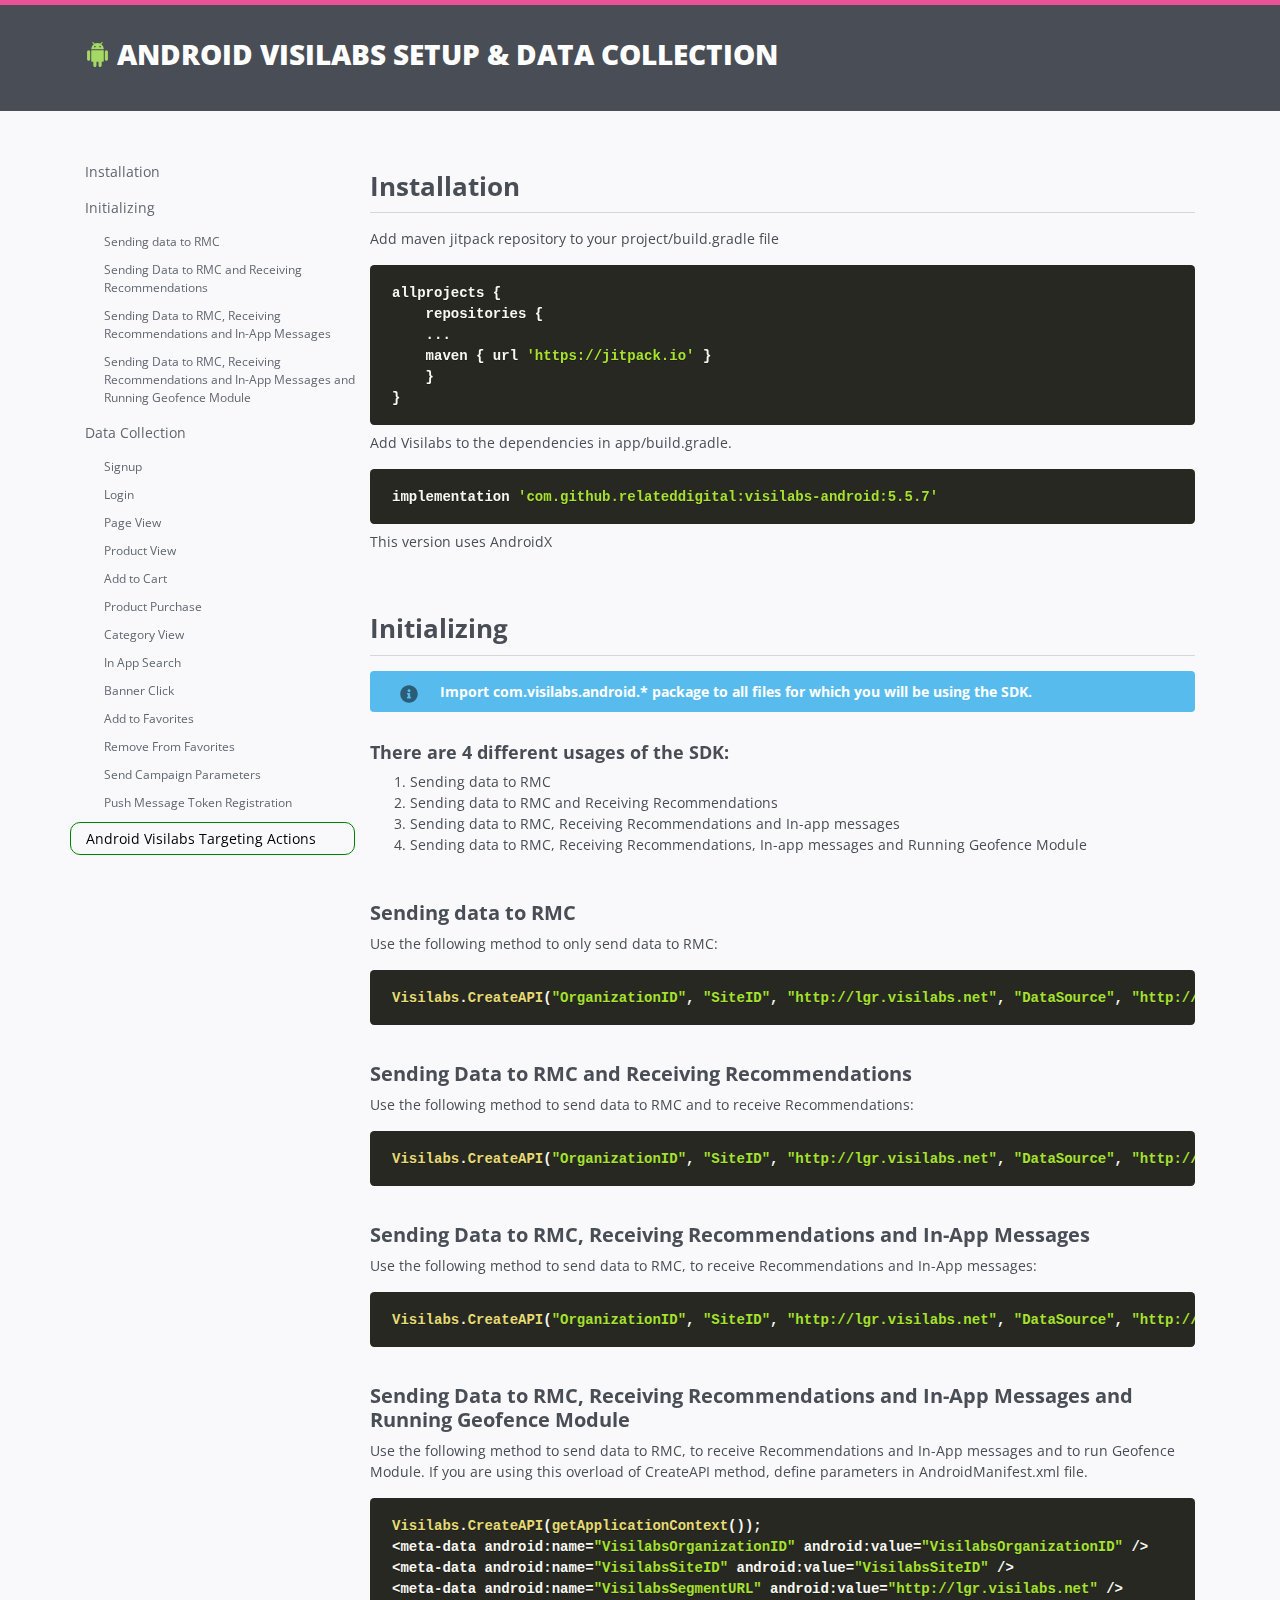
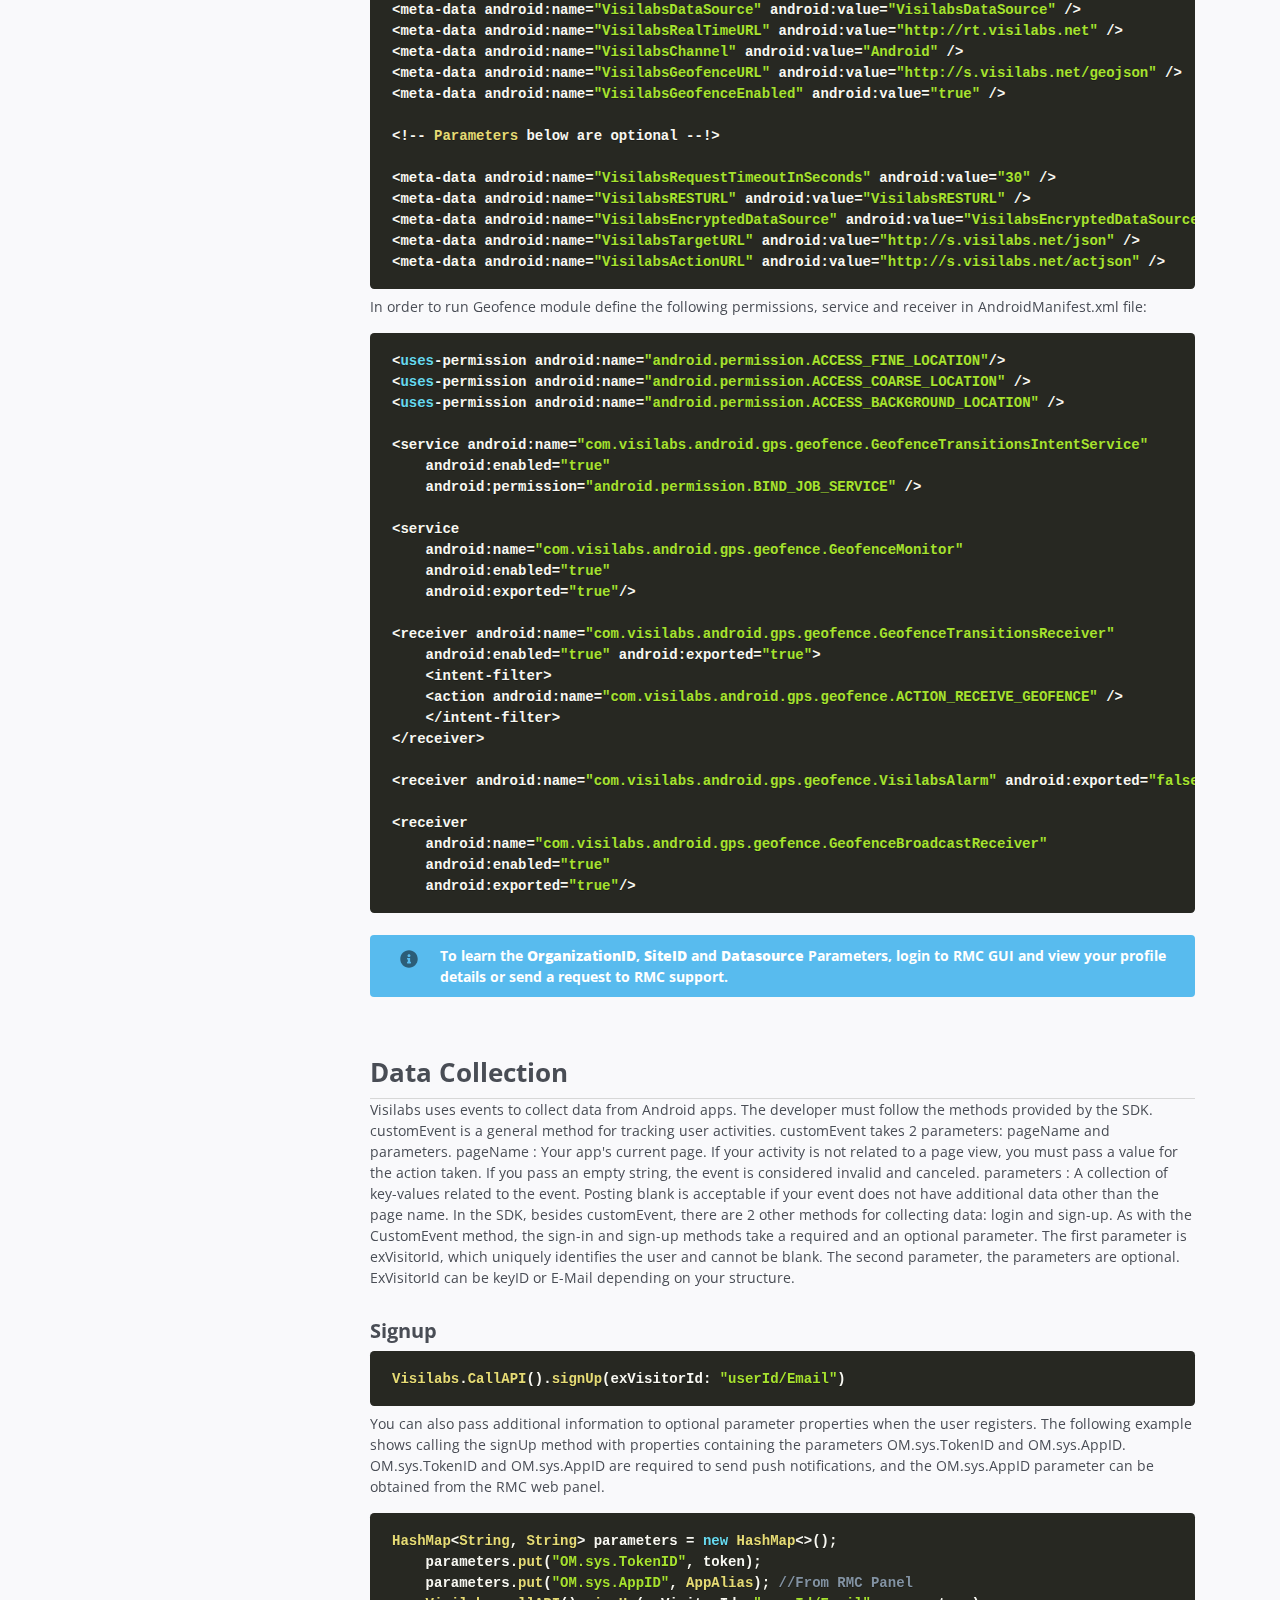
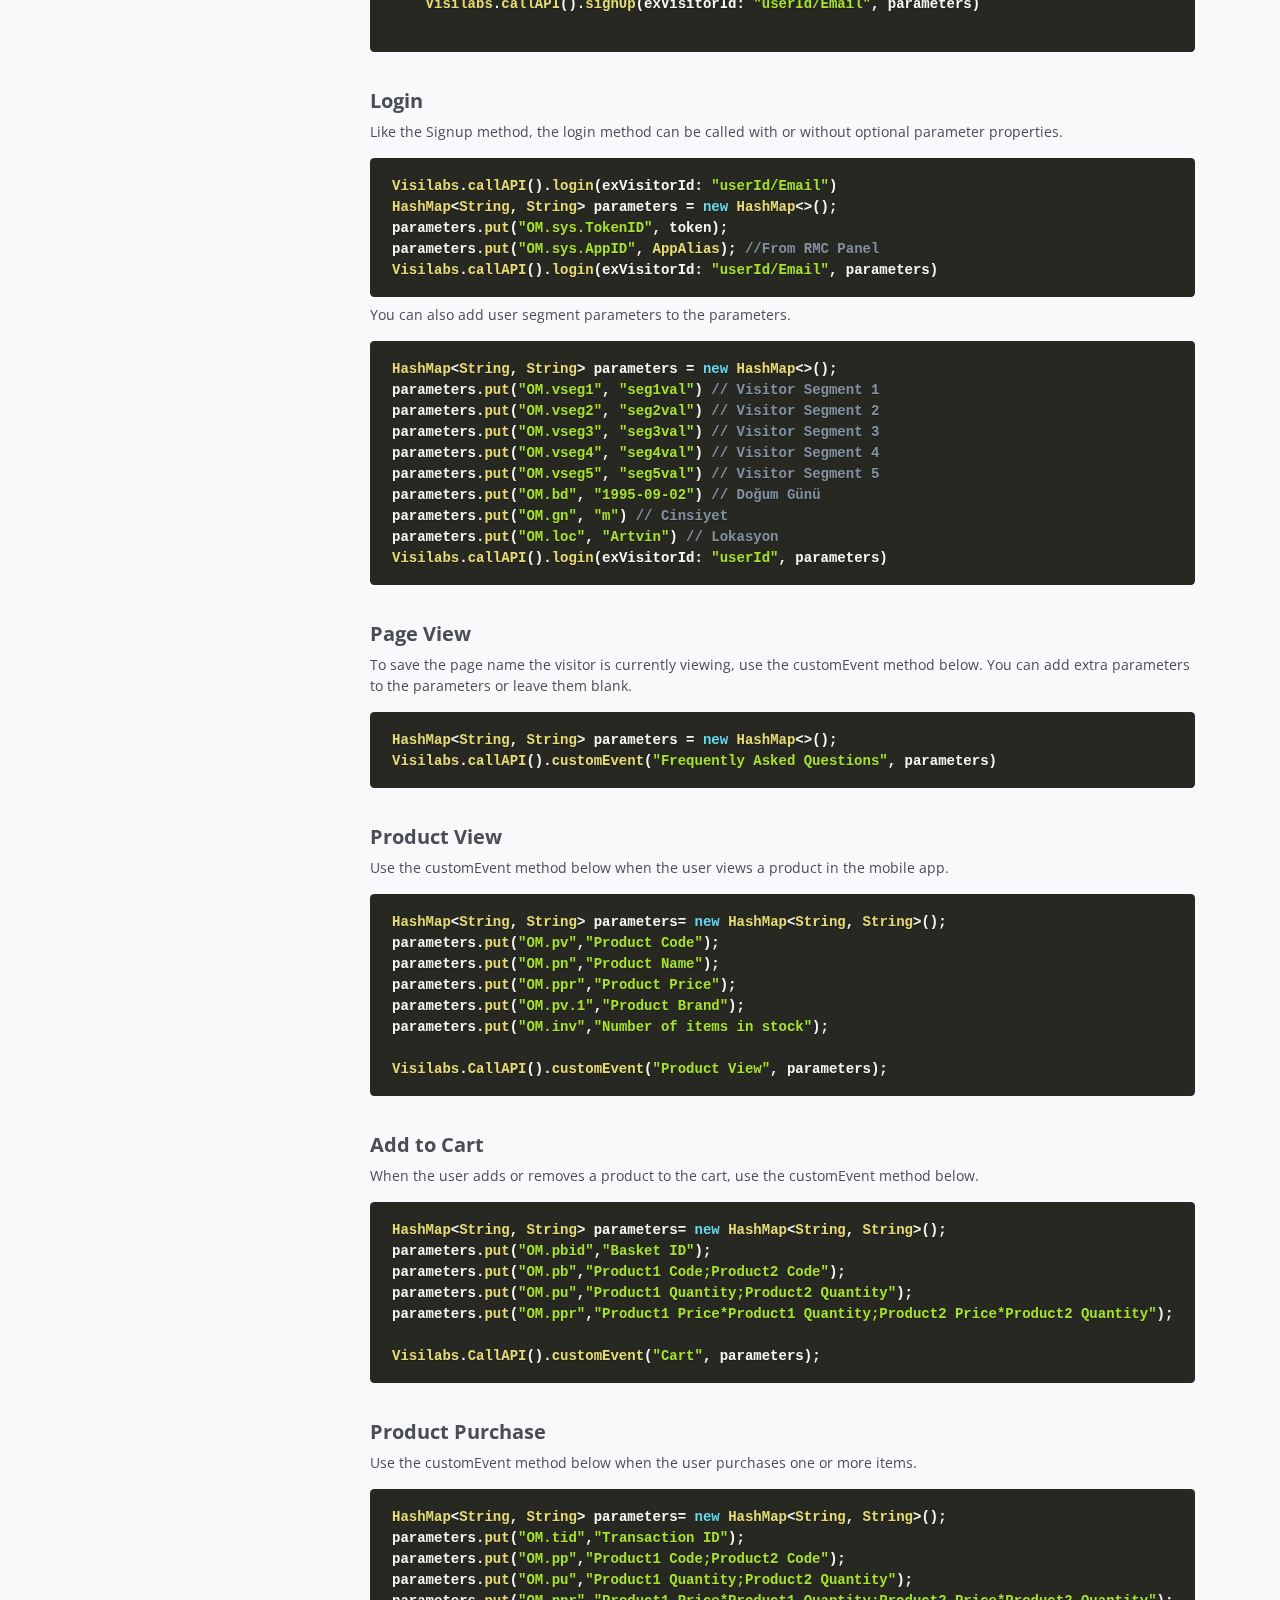
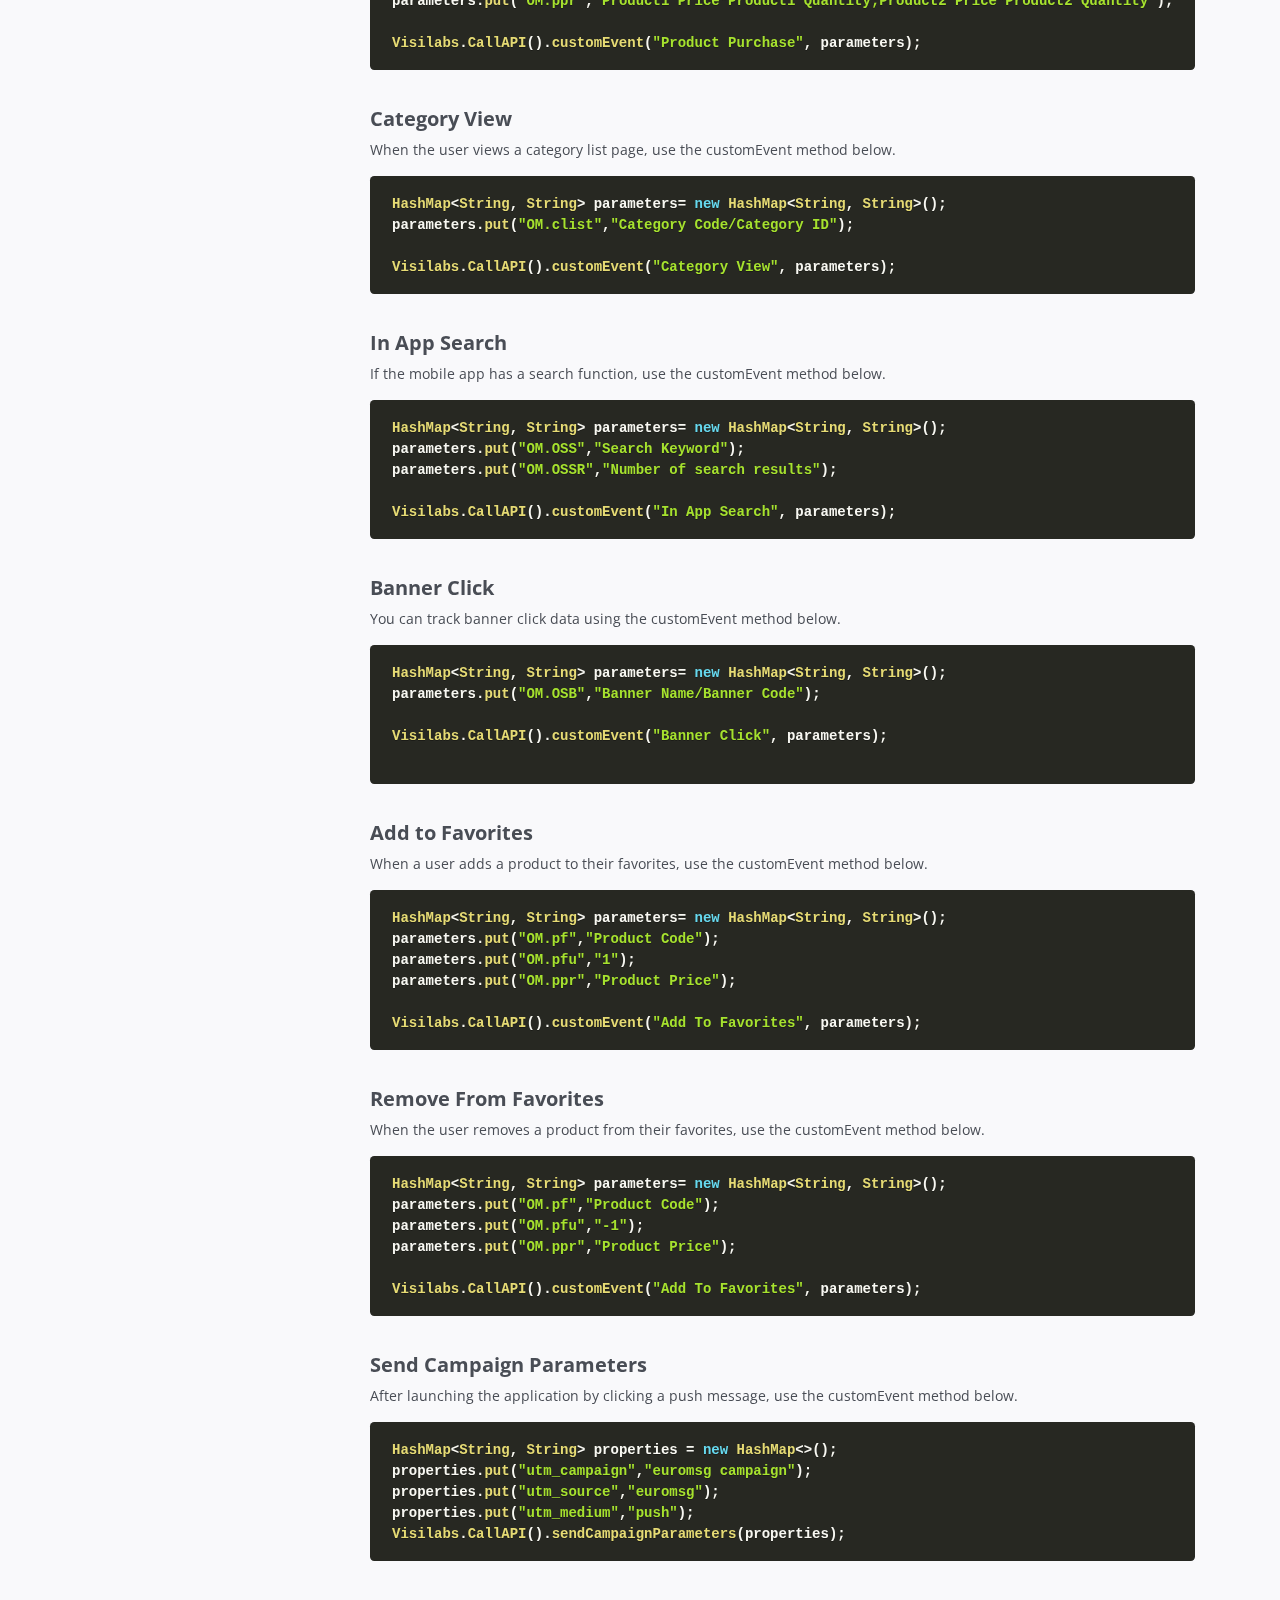
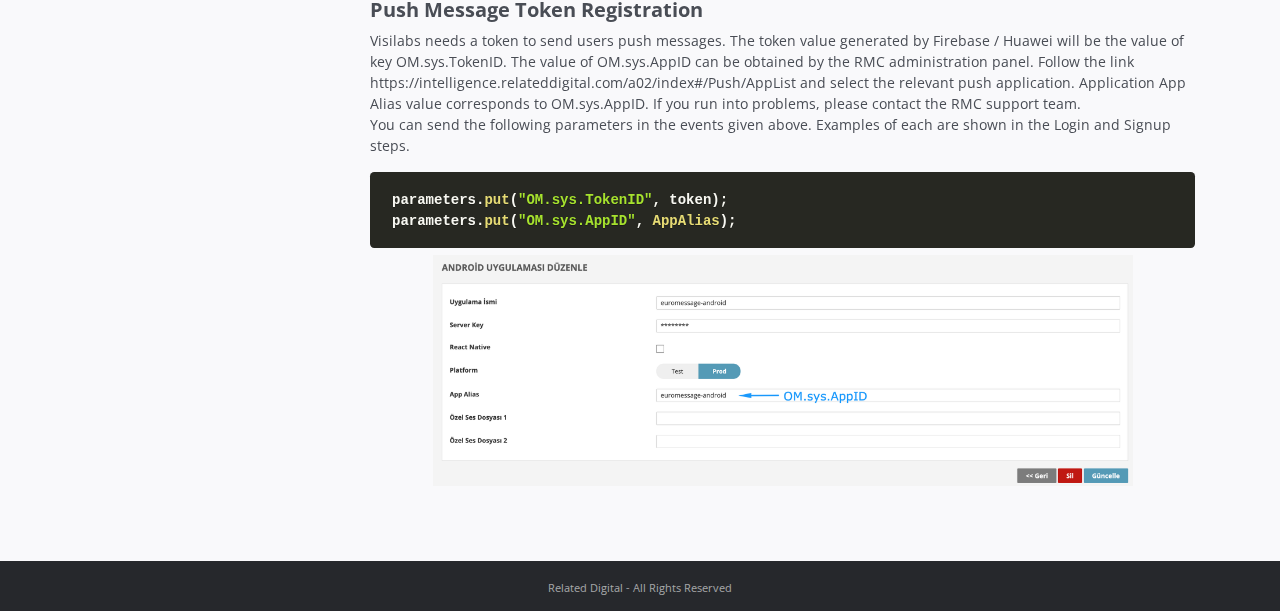
<file: android-vl-setup.html>
<!DOCTYPE html>
<html lang="en">
<head>
    <title>Android Visilabs Documentation</title>
    <!-- Meta -->
    <meta charset="utf-8">
    <meta http-equiv="X-UA-Compatible" content="IE=edge">
    <meta name="viewport" content="width=device-width, initial-scale=1.0">
    <meta name="description" content="">
    <meta name="author" content="">    
    <link rel="shortcut icon" href="favicon.ico">  
    <link href='https://fonts.googleapis.com/css?family=Open+Sans:300italic,400italic,600italic,700italic,800italic,400,300,600,700,800' rel='stylesheet' type='text/css'>
    <!-- FontAwesome JS -->
    <script defer src="assets/fontawesome/js/all.js"></script>
    <!-- Global CSS -->
    <link rel="stylesheet" href="assets/plugins/bootstrap/css/bootstrap.min.css">   
    <!-- Plugins CSS -->    
    <link rel="stylesheet" href="assets/plugins/prism/prism.css">
    <link rel="stylesheet" href="assets/plugins/elegant_font/css/style.css">  
      
    <!-- Theme CSS -->
    <link id="theme-style" rel="stylesheet" href="assets/css/styles.css">
    
</head> 

<body class="body-pink">
    <div class="page-wrapper">
        <!-- ******Header****** -->
        <header id="header" class="header">
            <div class="container">
                <div class="branding">
                    <h1 class="logo">
                        <a href="index.html">
                            <img aria-hidden="true" src="assets/images/android-logo.svg" width="25"/>
                            <span class="text-bold" style="vertical-align: middle;">Android Visilabs Setup & Data Collection</span>
                        </a>
                    </h1>
                    
                </div><!--//branding-->
                
            </div><!--//container-->
        </header><!--//header-->
        <div class="doc-wrapper">
            <div class="container">
                
                <div class="doc-body row">
                    <div class="doc-content col-md-9 col-12 order-1">
                        <div class="content-inner">
                            <section id="installation" class="doc-section">
                                <h2 class="section-title">Installation</h2>
                                <div class="section-block">
                                    <p>Add maven jitpack repository to your project/build.gradle file
                                    </p>
                                    <pre><code class="language-java">allprojects {
    repositories {
    ...
    maven { url 'https://jitpack.io' }
    }
}</code></pre>
<p>Add Visilabs to the dependencies in app/build.gradle.</p>
<pre><code class="language-java">implementation 'com.github.relateddigital:visilabs-android:5.5.7'</code></pre>
<p>This version uses AndroidX</p>
                                </div>
                            </section><!--//doc-section-->
                            <section id="initializing" class="doc-section">
                                <h2 class="section-title">Initializing</h2>
                                <div class="section-block">
                                <div class="callout-block callout-info">
                                    <div class="icon-holder">
                                        <i class="fas fa-info-circle"></i>
                                    </div><!--//icon-holder-->
                                    <div class="content">
                                        <strong>Import com.visilabs.android.* package to all files for which you will be using the SDK.</strong>
                                    </div>
                                </div>
                                <h4>There are 4 different usages of the SDK:</h4>
                                <ol><li>Sending data to RMC</li>
                                    <li>Sending data to RMC and Receiving Recommendations</li>
                                    <li>Sending data to RMC, Receiving Recommendations and In-app messages</li>
                                    <li>Sending data to RMC, Receiving Recommendations, In-app messages and Running Geofence Module</li>
                                </ol>
                            </div>
                            <div id="sending-data-rmc" class="section-block">
                                <h3 class="block-title">Sending data to RMC</h3>
                                <p>Use the following method to only send data to RMC: </p>
                                <pre><code class="language-java">Visilabs.CreateAPI("OrganizationID", "SiteID", "http://lgr.visilabs.net", "DataSource", "http://rt.visilabs.net" , "Android" , getApplicationContext(), requestTimeout, "http://s.visilabs.net/json");</code></pre>
                            </div>
                            <div id="sending-data-reco" class="section-block">
                                <h3 class="block-title">Sending Data to RMC and Receiving Recommendations</h3>
                                <p>Use the following method to send data to RMC and to receive Recommendations:</p>
                                <pre><code class="language-java">Visilabs.CreateAPI("OrganizationID", "SiteID", "http://lgr.visilabs.net", "DataSource", "http://rt.visilabs.net" , "Android" , getApplicationContext(), requestTimeout, "http://s.visilabs.net/json");</code></pre>
                            </div>
                            <div id="sending-data-inapp" class="section-block">
                                <h3 class="block-title">Sending Data to RMC, Receiving Recommendations and In-App Messages</h3>
                                <p>Use the following method to send data to RMC, to receive Recommendations and In-App messages:</p>
                                <pre><code class="language-java">Visilabs.CreateAPI("OrganizationID", "SiteID", "http://lgr.visilabs.net", "DataSource", "http://rt.visilabs.net" , "Android" , getApplicationContext(), "http://s.visilabs.net/json", "http://s.visilabs.net/actjson", requestTimeout);</code></pre>
                            </div>
                            <div id="sending-data-all" class="section-block">
                                <h3 class="block-title">Sending Data to RMC, Receiving Recommendations and In-App Messages and Running Geofence Module</h3>
                                <p>Use the following method to send data to RMC, to receive Recommendations and In-App messages and to run Geofence Module. If you are using this overload of CreateAPI method, define parameters in AndroidManifest.xml file.</p>
                                <pre><code class="language-java">Visilabs.CreateAPI(getApplicationContext());
&lt;meta-data android:name="VisilabsOrganizationID" android:value="VisilabsOrganizationID" /&gt;
&lt;meta-data android:name="VisilabsSiteID" android:value="VisilabsSiteID" /&gt;
&lt;meta-data android:name="VisilabsSegmentURL" android:value="http://lgr.visilabs.net" /&gt;
&lt;meta-data android:name="VisilabsDataSource" android:value="VisilabsDataSource" /&gt;
&lt;meta-data android:name="VisilabsRealTimeURL" android:value="http://rt.visilabs.net" /&gt;
&lt;meta-data android:name="VisilabsChannel" android:value="Android" /&gt;
&lt;meta-data android:name="VisilabsGeofenceURL" android:value="http://s.visilabs.net/geojson" /&gt;
&lt;meta-data android:name="VisilabsGeofenceEnabled" android:value="true" /&gt;
                                
&lt;!-- Parameters below are optional --!&gt;
                                
&lt;meta-data android:name="VisilabsRequestTimeoutInSeconds" android:value="30" /&gt;
&lt;meta-data android:name="VisilabsRESTURL" android:value="VisilabsRESTURL" /&gt;
&lt;meta-data android:name="VisilabsEncryptedDataSource" android:value="VisilabsEncryptedDataSource" /&gt;
&lt;meta-data android:name="VisilabsTargetURL" android:value="http://s.visilabs.net/json" /&gt;
&lt;meta-data android:name="VisilabsActionURL" android:value="http://s.visilabs.net/actjson" /&gt;</code></pre>
                                <p>In order to run Geofence module define the following permissions, service and receiver in AndroidManifest.xml file: </p>
                                <pre><code class="language-java">&lt;uses-permission android:name="android.permission.ACCESS_FINE_LOCATION"/&gt;
&lt;uses-permission android:name="android.permission.ACCESS_COARSE_LOCATION" /&gt;
&lt;uses-permission android:name="android.permission.ACCESS_BACKGROUND_LOCATION" /&gt;

&lt;service android:name="com.visilabs.android.gps.geofence.GeofenceTransitionsIntentService"
    android:enabled="true"
    android:permission="android.permission.BIND_JOB_SERVICE" /&gt;

&lt;service
    android:name="com.visilabs.android.gps.geofence.GeofenceMonitor"
    android:enabled="true"
    android:exported="true"/&gt;

&lt;receiver android:name="com.visilabs.android.gps.geofence.GeofenceTransitionsReceiver"
    android:enabled="true" android:exported="true"&gt;
    &lt;intent-filter&gt;
    &lt;action android:name="com.visilabs.android.gps.geofence.ACTION_RECEIVE_GEOFENCE" /&gt;
    &lt;/intent-filter&gt;
&lt;/receiver&gt;

&lt;receiver android:name="com.visilabs.android.gps.geofence.VisilabsAlarm" android:exported="false"/&gt;

&lt;receiver
    android:name="com.visilabs.android.gps.geofence.GeofenceBroadcastReceiver"
    android:enabled="true"
    android:exported="true"/&gt;</code></pre>
                            </div>
                            <div class="callout-block callout-info">
                                <div class="icon-holder">
                                    <i class="fas fa-info-circle"></i>
                                </div><!--//icon-holder-->
                                <div class="content">
                                    <strong>To learn the <b>OrganizationID</b>, <b>SiteID</b> and <b>Datasource</b> Parameters, login to RMC GUI and view your profile details or send a request to RMC support.</strong>
                                </div>
                            </div>
                            </section><!--//doc-section-->
                            <section id="data-collection" class="doc-section">
                                <h2 class="section-title">Data Collection</h2>
                                <p>Visilabs uses events to collect data from Android apps. The developer must follow the methods provided by the SDK. customEvent is a general method for tracking user activities. customEvent takes 2 parameters: pageName and parameters.

                                    pageName : Your app's current page. If your activity is not related to a page view, you must pass a value for the action taken. If you pass an empty string, the event is considered invalid and canceled.
                                    
                                    parameters : A collection of key-values related to the event. Posting blank is acceptable if your event does not have additional data other than the page name.
                                    
                                    In the SDK, besides customEvent, there are 2 other methods for collecting data: login and sign-up. As with the CustomEvent method, the sign-in and sign-up methods take a required and an optional parameter. The first parameter is exVisitorId, which uniquely identifies the user and cannot be blank. The second parameter, the parameters are optional.
                                    
                                    ExVisitorId can be keyID or E-Mail depending on your structure.</p>
                                    <div id="signup" class="section-block">
                                        <h3 class="block-title">Signup</h3>
                                        <pre><code class="language-java">Visilabs.CallAPI().signUp(exVisitorId: "userId/Email")</code></pre>
                                        <p>You can also pass additional information to optional parameter properties when the user registers. The following example shows calling the signUp method with properties containing the parameters OM.sys.TokenID and OM.sys.AppID. OM.sys.TokenID and OM.sys.AppID are required to send push notifications, and the OM.sys.AppID parameter can be obtained from the RMC web panel.</p>
                                        <pre>
<code class="language-java">HashMap&lt;String, String&gt; parameters = new HashMap<>();
    parameters.put("OM.sys.TokenID", token);
    parameters.put("OM.sys.AppID", AppAlias); //From RMC Panel
    Visilabs.callAPI().signUp(exVisitorId: "userId/Email", parameters)</code>
                                        </pre>

                                    </div>
                                    <div id="login" class="section-block">
                                        <h3 class="block-title">Login</h3>
                                        <p>Like the Signup method, the login method can be called with or without optional parameter properties.</p>
                                        <pre><code class="language-java">Visilabs.callAPI().login(exVisitorId: "userId/Email")
HashMap&lt;String, String&gt; parameters = new HashMap<>();
parameters.put("OM.sys.TokenID", token);
parameters.put("OM.sys.AppID", AppAlias); //From RMC Panel
Visilabs.callAPI().login(exVisitorId: "userId/Email", parameters)</code></pre>
<p>You can also add user segment parameters to the parameters.</p>
                                        <pre><code class="language-java">HashMap&lt;String, String&gt; parameters = new HashMap<>();
parameters.put("OM.vseg1", "seg1val") // Visitor Segment 1
parameters.put("OM.vseg2", "seg2val") // Visitor Segment 2
parameters.put("OM.vseg3", "seg3val") // Visitor Segment 3
parameters.put("OM.vseg4", "seg4val") // Visitor Segment 4
parameters.put("OM.vseg5", "seg5val") // Visitor Segment 5
parameters.put("OM.bd", "1995-09-02") // Doğum Günü
parameters.put("OM.gn", "m") // Cinsiyet
parameters.put("OM.loc", "Artvin") // Lokasyon
Visilabs.callAPI().login(exVisitorId: "userId", parameters)</code></pre>

                                    </div>
                                    <div id="page-view" class="section-block">
                                        <h3 class="block-title">Page View</h3>
                                        <p>
                                            To save the page name the visitor is currently viewing, use the customEvent method below. You can add extra parameters to the parameters or leave them blank.
                                        </p>
                                        <pre><code class="language-java">HashMap&lt;String, String&gt; parameters = new HashMap<>();
Visilabs.callAPI().customEvent("Frequently Asked Questions", parameters)</code></pre>

                                    </div>
                                    <div id="product-view" class="section-block">
                                        <h3 class="block-title">Product View</h3>
                                        <p>
                                            Use the customEvent method below when the user views a product in the mobile app.
                                        </p>
                                        <pre><code class="language-java">HashMap&lt;String, String&gt; parameters= new HashMap&lt;String, String&gt;();
parameters.put("OM.pv","Product Code");
parameters.put("OM.pn","Product Name");
parameters.put("OM.ppr","Product Price");
parameters.put("OM.pv.1","Product Brand");
parameters.put("OM.inv","Number of items in stock");

Visilabs.CallAPI().customEvent("Product View", parameters);</code></pre>

                                    </div>
                                    <div id="add-to-cart" class="section-block">
                                        <h3 class="block-title">Add to Cart</h3>
                                        <p>
                                            When the user adds or removes a product to the cart, use the customEvent method below.
                                        </p>
                                        <pre><code class="language-java">HashMap&lt;String, String&gt; parameters= new HashMap&lt;String, String&gt;();
parameters.put("OM.pbid","Basket ID");
parameters.put("OM.pb","Product1 Code;Product2 Code");
parameters.put("OM.pu","Product1 Quantity;Product2 Quantity");
parameters.put("OM.ppr","Product1 Price*Product1 Quantity;Product2 Price*Product2 Quantity");

Visilabs.CallAPI().customEvent("Cart", parameters);</code></pre>

                                    </div>
                                    <div id="product-purchase" class="section-block">
                                        <h3 class="block-title">Product Purchase</h3>
                                        <p>
                                            Use the customEvent method below when the user purchases one or more items.
                                        </p>
                                        <pre><code class="language-java">HashMap&lt;String, String&gt; parameters= new HashMap&lt;String, String&gt;();
parameters.put("OM.tid","Transaction ID");
parameters.put("OM.pp","Product1 Code;Product2 Code");
parameters.put("OM.pu","Product1 Quantity;Product2 Quantity");
parameters.put("OM.ppr","Product1 Price*Product1 Quantity;Product2 Price*Product2 Quantity");

Visilabs.CallAPI().customEvent("Product Purchase", parameters);</code></pre>

                                    </div>
                                    <div id="category-view" class="section-block">
                                        <h3 class="block-title">Category View</h3>
                                        <p>
                                            When the user views a category list page, use the customEvent method below.
                                        </p>
                                        <pre><code class="language-java">HashMap&lt;String, String&gt; parameters= new HashMap&lt;String, String&gt;();
parameters.put("OM.clist","Category Code/Category ID");

Visilabs.CallAPI().customEvent("Category View", parameters);</code></pre>

                                    </div>
                                    <div id="in-app-search" class="section-block">
                                        <h3 class="block-title">In App Search</h3>
                                        <p>
                                            If the mobile app has a search function, use the customEvent method below.
                                        </p>
                                        <pre><code class="language-java">HashMap&lt;String, String&gt; parameters= new HashMap&lt;String, String&gt;();
parameters.put("OM.OSS","Search Keyword");
parameters.put("OM.OSSR","Number of search results");

Visilabs.CallAPI().customEvent("In App Search", parameters);</code></pre>

                                    </div>
                                    <div id="banner-click" class="section-block">
                                        <h3 class="block-title">Banner Click</h3>
                                        <p>
                                            You can track banner click data using the customEvent method below.
                                        </p>
                                        <pre><code class="language-java">HashMap&lt;String, String&gt; parameters= new HashMap&lt;String, String&gt;();
parameters.put("OM.OSB","Banner Name/Banner Code");

Visilabs.CallAPI().customEvent("Banner Click", parameters);
                                            </code></pre>

                                    </div>
                                    <div id="add-to-favorites" class="section-block">
                                        <h3 class="block-title">Add to Favorites</h3>
                                        <p>
                                            When a user adds a product to their favorites, use the customEvent method below.
                                        </p>
                                        <pre><code class="language-java">HashMap&lt;String, String&gt; parameters= new HashMap&lt;String, String&gt;();
parameters.put("OM.pf","Product Code");
parameters.put("OM.pfu","1"); 
parameters.put("OM.ppr","Product Price");

Visilabs.CallAPI().customEvent("Add To Favorites", parameters);</code></pre>

                                    </div>
                                    <div id="remove-from-favorites" class="section-block">
                                        <h3 class="block-title">Remove From Favorites</h3>
                                        <p>
                                            When the user removes a product from their favorites, use the customEvent method below.
                                        </p>
                                        <pre><code class="language-java">HashMap&lt;String, String&gt; parameters= new HashMap&lt;String, String&gt;();
parameters.put("OM.pf","Product Code");
parameters.put("OM.pfu","-1"); 
parameters.put("OM.ppr","Product Price");

Visilabs.CallAPI().customEvent("Add To Favorites", parameters);</code></pre>

                                    </div>
                                    <div id="send-campaign-parameters" class="section-block">
                                        <h3 class="block-title">Send Campaign Parameters</h3>
                                        <p>
                                            After launching the application by clicking a push message, use the customEvent method below.
                                        </p>
                                        <pre><code class="language-java">HashMap&lt;String, String&gt; properties = new HashMap<>();
properties.put("utm_campaign","euromsg campaign");
properties.put("utm_source","euromsg");
properties.put("utm_medium","push");
Visilabs.CallAPI().sendCampaignParameters(properties);</code></pre>

                                    </div>
                                    <div id="push-message-token-registration" class="section-block">
                                        <h3 class="block-title">Push Message Token Registration</h3>
                                        <p>
                                            Visilabs needs a token to send users push messages. The token value generated by Firebase / Huawei will be the value of key OM.sys.TokenID. The value of OM.sys.AppID can be obtained by the RMC administration panel. Follow the link https://intelligence.relateddigital.com/a02/index#/Push/AppList and select the relevant push application. Application App Alias value corresponds to OM.sys.AppID. If you run into problems, please contact the RMC support team.
<br />
You can send the following parameters in the events given above. Examples of each are shown in the Login and Signup steps.
                                        </p>
                                        <pre><code class="language-java">parameters.put("OM.sys.TokenID", token);
parameters.put("OM.sys.AppID", AppAlias);</code></pre>
<div style="text-align: center;"><img src="assets/images/appidAndroid.png" style="width: 100%;max-width: 700px;" /></div>
                                    </div>
                            </section>
                        </div><!--//content-inner-->
                    </div><!--//doc-content-->
                    <div class="doc-sidebar col-md-3 col-12 order-0 d-none d-md-flex">
                        <div id="doc-nav" class="doc-nav">
	                        
	                            <nav id="doc-menu" class="nav doc-menu flex-column sticky">
	                                <a class="nav-link scrollto" href="#installation">Installation</a>
	                                <a class="nav-link scrollto" href="#initializing">Initializing</a>
                                    <nav class="doc-sub-menu nav flex-column">
                                        <a class="nav-link scrollto" href="#sending-data-rmc">Sending data to RMC</a>
                                        <a class="nav-link scrollto" href="#sending-data-reco">Sending Data to RMC and Receiving Recommendations</a>
                                        <a class="nav-link scrollto" href="#sending-data-inapp">Sending Data to RMC, Receiving Recommendations and In-App Messages</a>
                                        <a class="nav-link scrollto" href="#sending-data-all">Sending Data to RMC, Receiving Recommendations and In-App Messages and Running Geofence Module</a>
                                    </nav><!--//nav-->
                                    <a class="nav-link scrollto" href="#data-collection">Data Collection</a>
                                    <nav class="doc-sub-menu nav flex-column">
                                        <a class="nav-link scrollto" href="#signup">Signup</a>
                                        <a class="nav-link scrollto" href="#login">Login</a>
                                        <a class="nav-link scrollto" href="#page-view">Page View</a>
                                        <a class="nav-link scrollto" href="#product-view">Product View</a>
                                        <a class="nav-link scrollto" href="#add-to-cart">Add to Cart</a>
                                        <a class="nav-link scrollto" href="#product-purchase">Product Purchase</a>
                                        <a class="nav-link scrollto" href="#category-view">Category View</a>
                                        <a class="nav-link scrollto" href="#in-app-search">In App Search</a>
                                        <a class="nav-link scrollto" href="#banner-click">Banner Click</a>
                                        <a class="nav-link scrollto" href="#add-to-favorites">Add to Favorites</a>
                                        <a class="nav-link scrollto" href="#remove-from-favorites">Remove From Favorites</a>
                                        <a class="nav-link scrollto" href="#send-campaign-parameters">Send Campaign Parameters</a>
                                        <a class="nav-link scrollto" href="#push-message-token-registration">Push Message Token Registration</a>
                                    </nav><!--//nav-->
	                                <a class="nav-link other-page" href="/android-vl-target.html">Android Visilabs Targeting Actions</a>
	                        
                        </div>
                    </div><!--//doc-sidebar-->
                </div><!--//doc-body-->              
            </div><!--//container-->
        </div><!--//doc-wrapper-->
        
    </div><!--//page-wrapper-->
    
    <footer id="footer" class="footer text-center">
        <div class="container">
            <!--/* This template is free as long as you keep the footer attribution link. If you'd like to use the template without the attribution link, you can buy the commercial license via our website: themes.3rdwavemedia.com Thank you for your support. :) */-->
            <small class="copyright">Related Digital - All Rights Reserved</small>
            
        </div><!--//container-->
    </footer><!--//footer-->
    
     
    <!-- Main Javascript -->          
    <script type="text/javascript" src="assets/plugins/jquery-3.4.1.min.js"></script>
    <script type="text/javascript" src="assets/plugins/bootstrap/js/bootstrap.min.js"></script>
    <script type="text/javascript" src="assets/plugins/prism/prism.js"></script>    
    <script type="text/javascript" src="assets/plugins/jquery-scrollTo/jquery.scrollTo.min.js"></script>      
    <script type="text/javascript" src="assets/plugins/stickyfill/dist/stickyfill.min.js"></script>                                                             
    <script type="text/javascript" src="assets/js/main.js"></script>
    
</body>
</html>
</file>
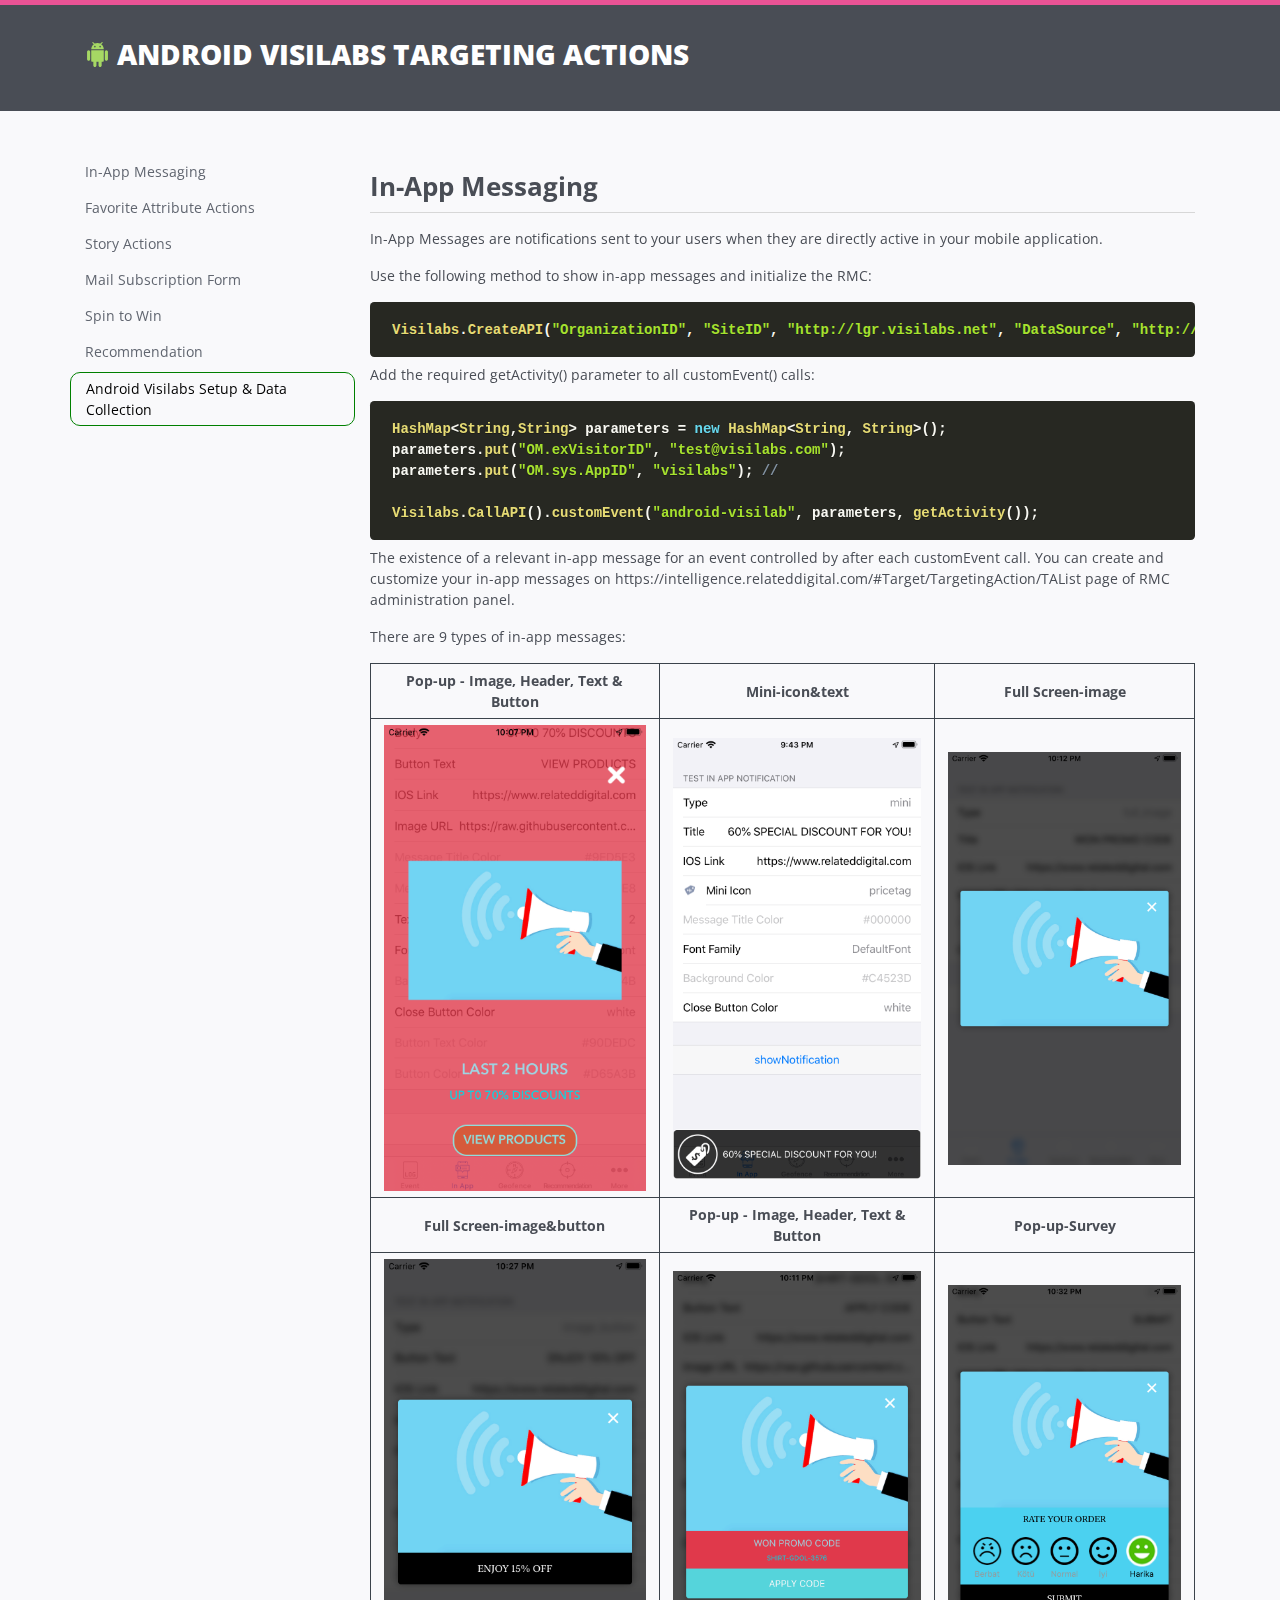
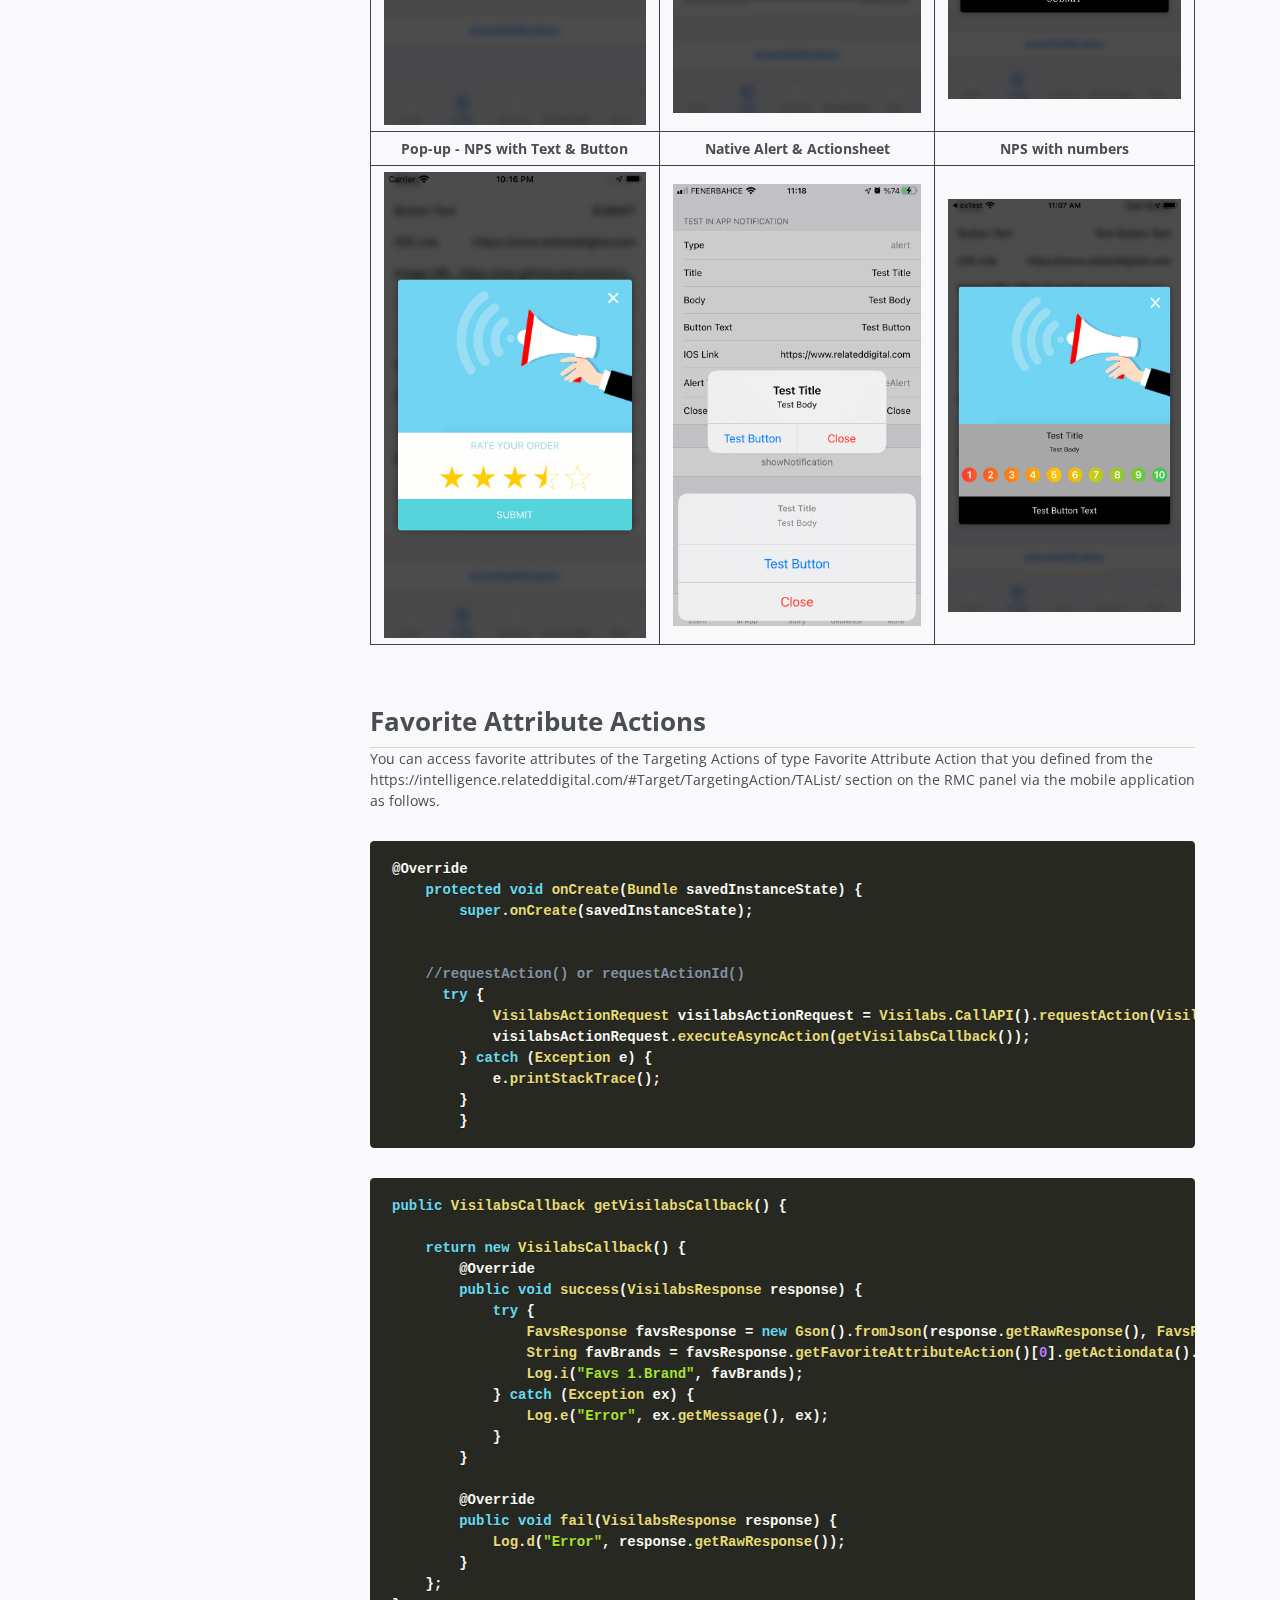
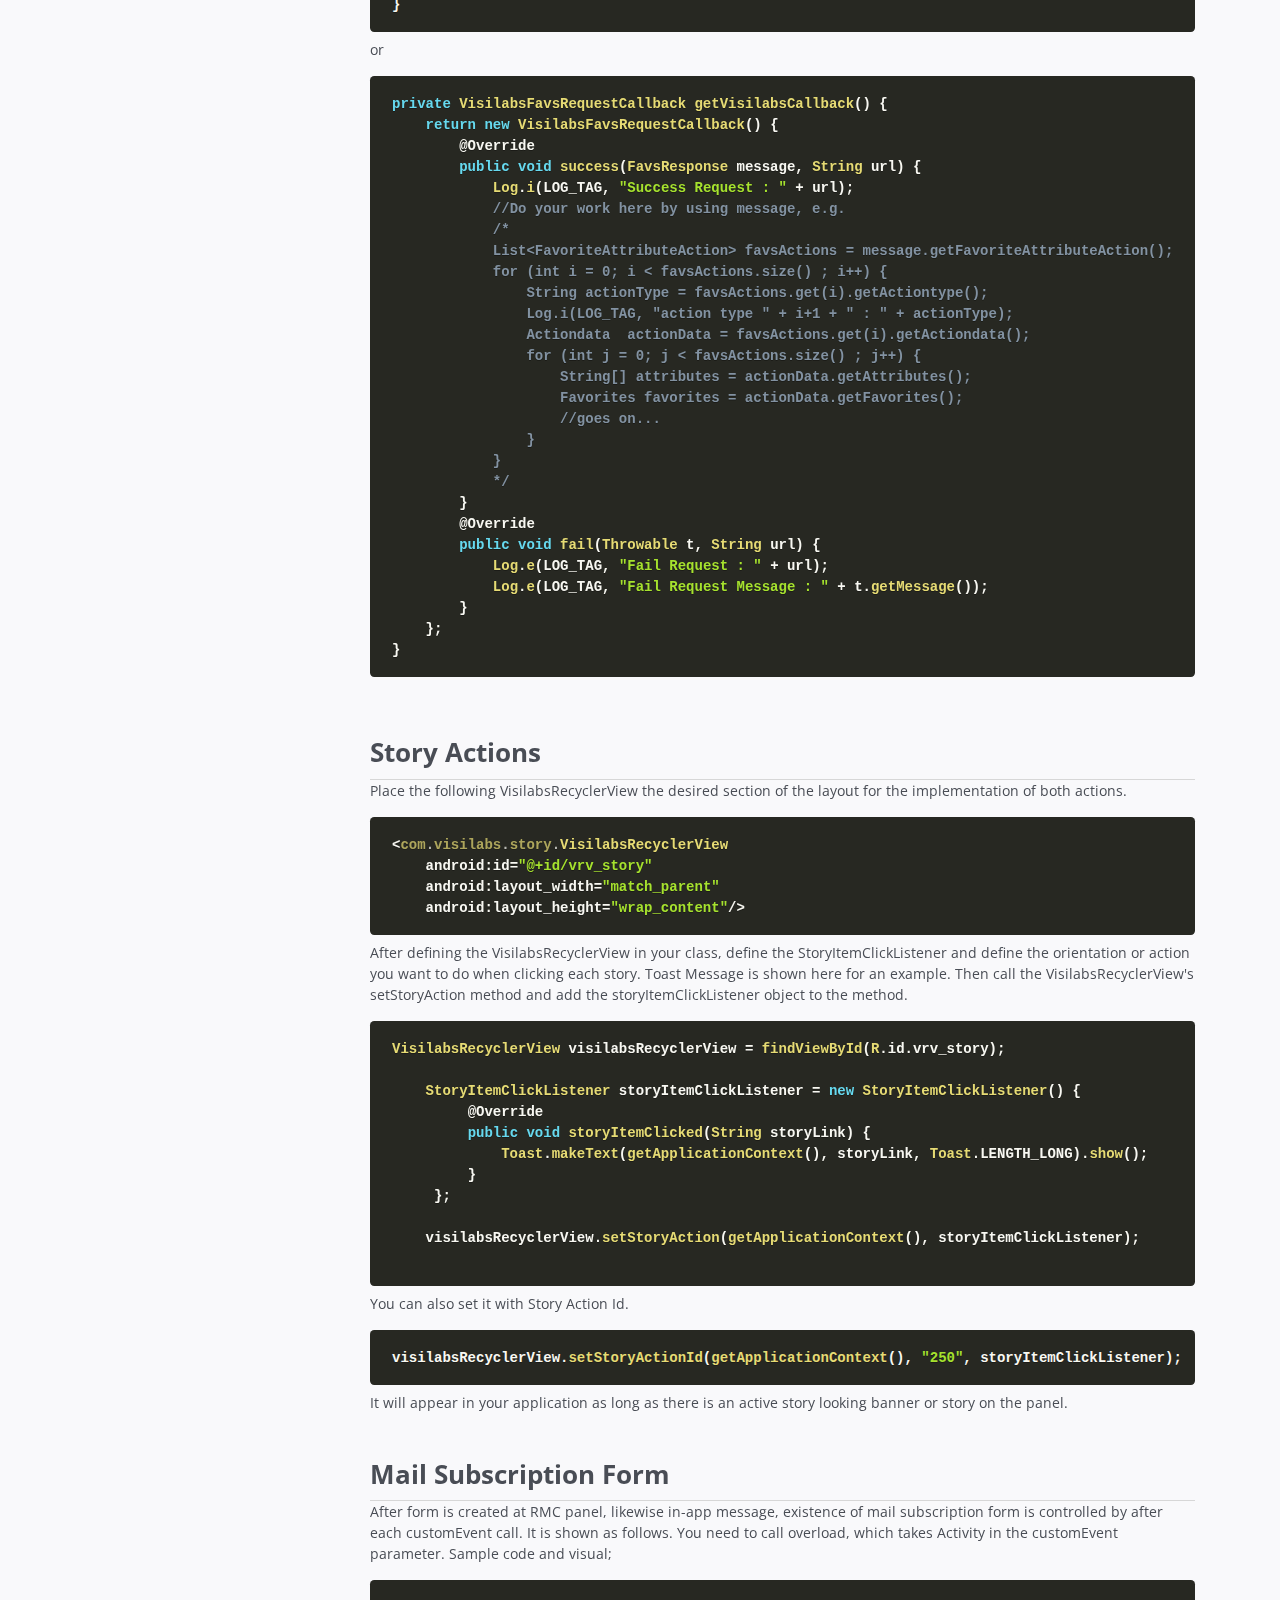
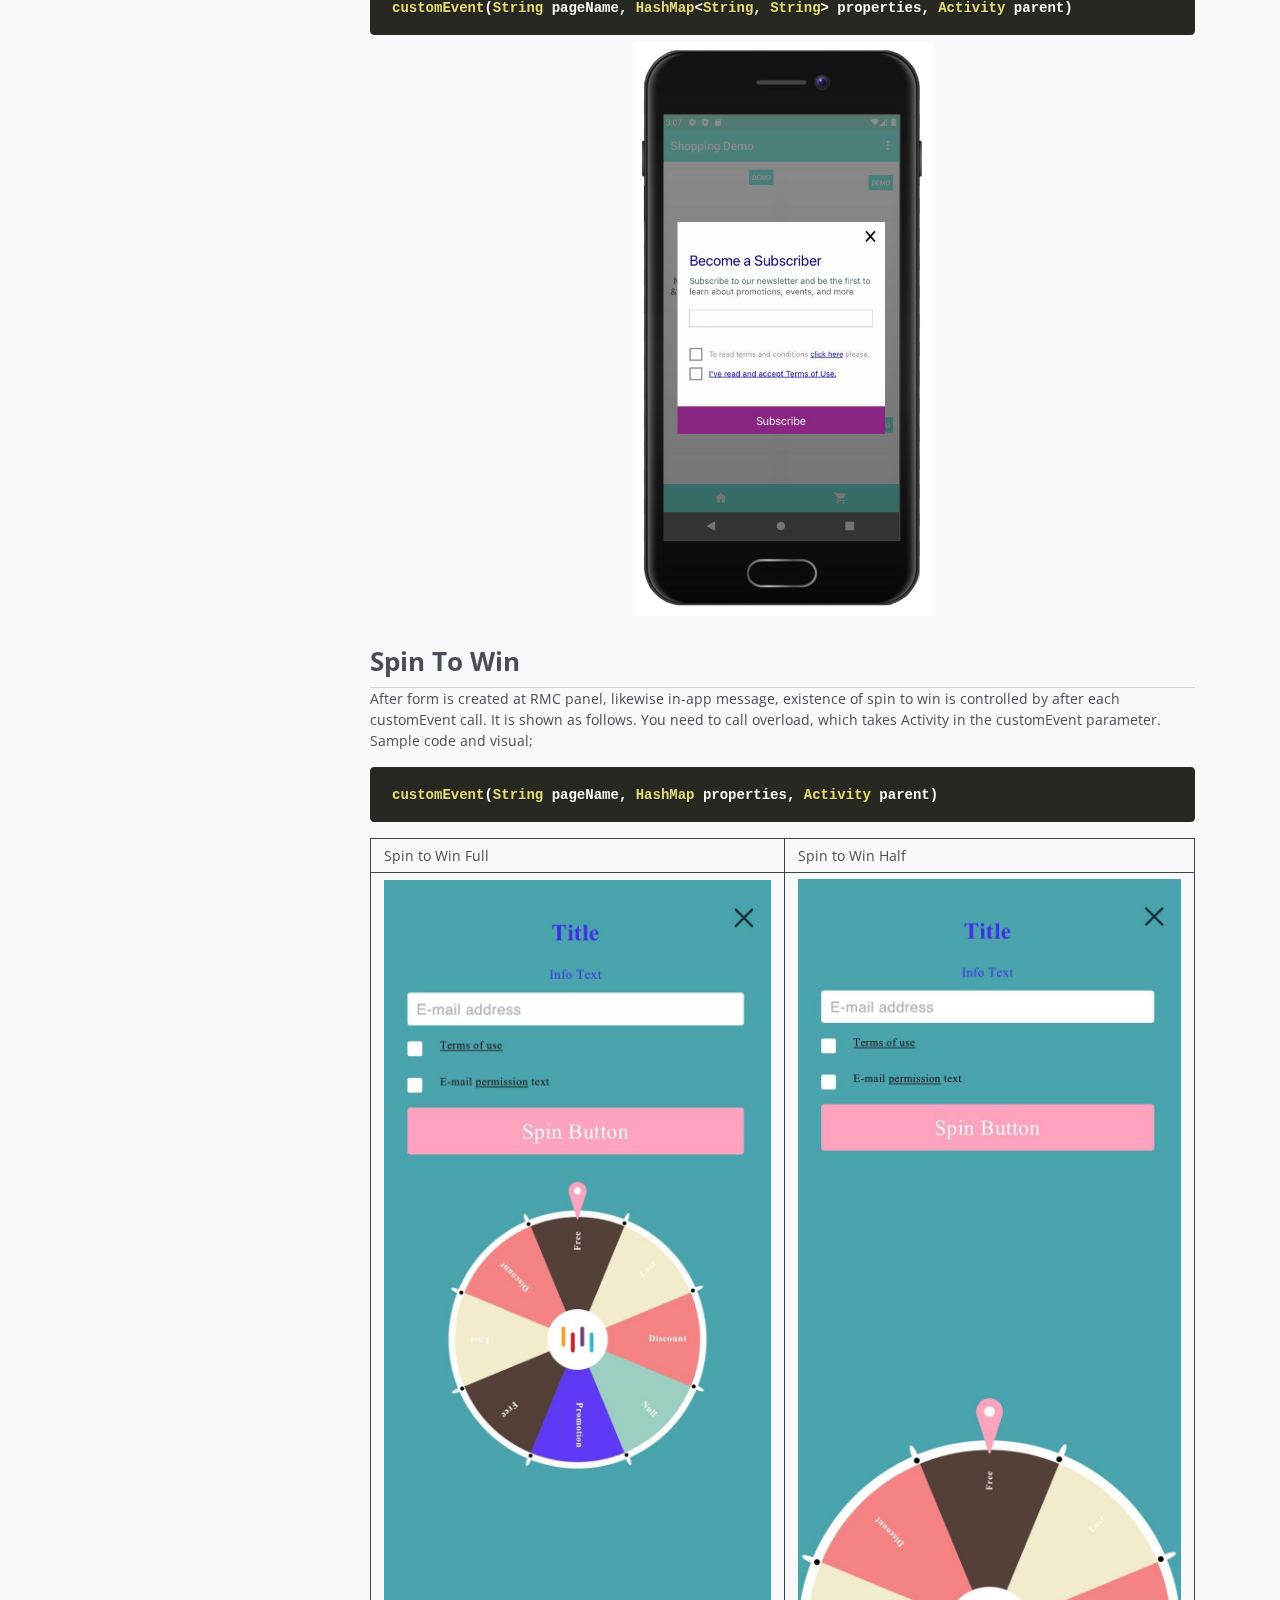
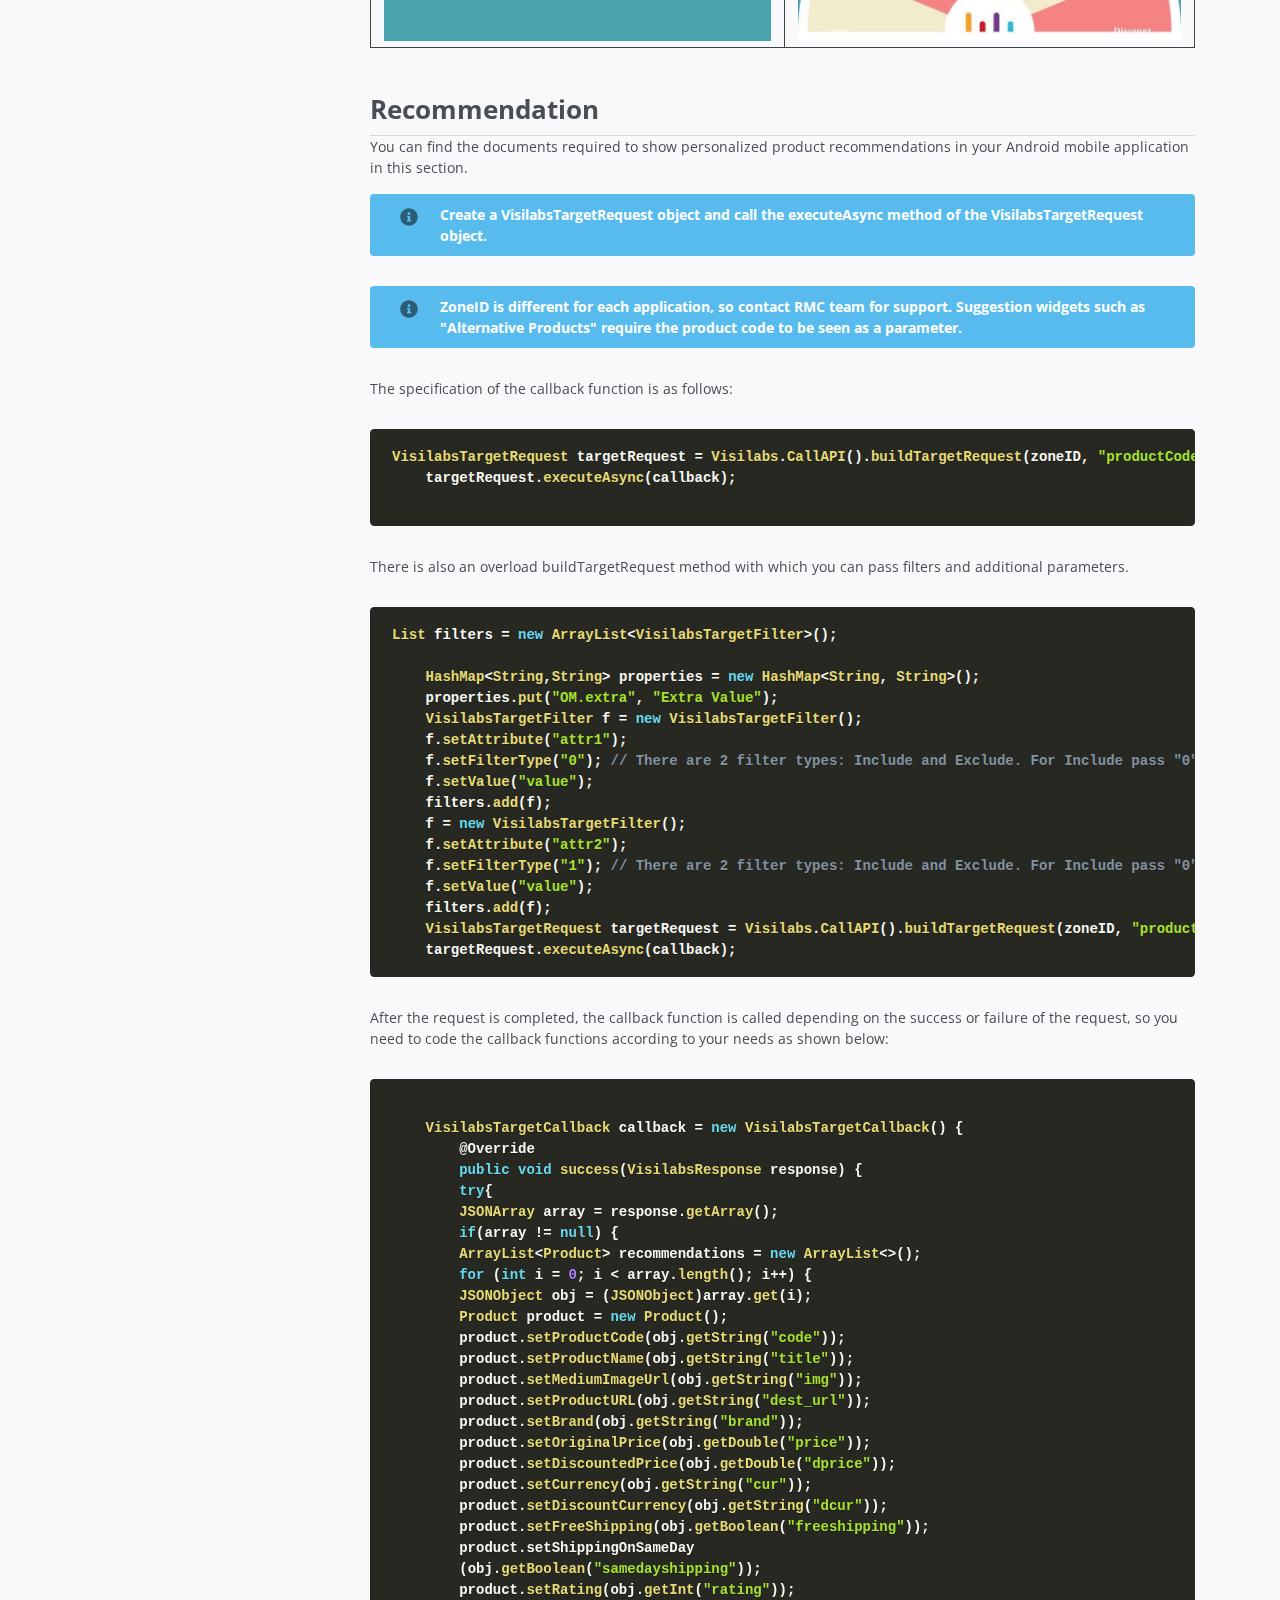
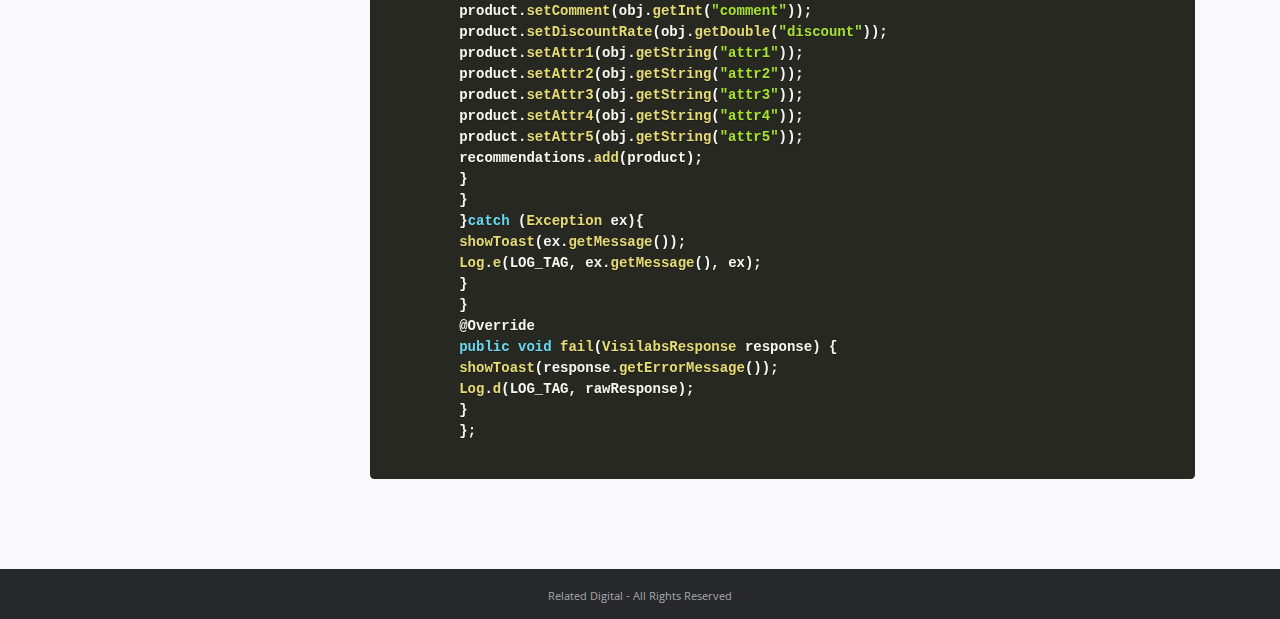
<file: android-vl-target.html>
<!DOCTYPE html>
<html lang="en">
<head>
    <title>Android Visilabs Documentation</title>
    <!-- Meta -->
    <meta charset="utf-8">
    <meta http-equiv="X-UA-Compatible" content="IE=edge">
    <meta name="viewport" content="width=device-width, initial-scale=1.0">
    <meta name="description" content="">
    <meta name="author" content="">    
    <link rel="shortcut icon" href="favicon.ico">  
    <link href='https://fonts.googleapis.com/css?family=Open+Sans:300italic,400italic,600italic,700italic,800italic,400,300,600,700,800' rel='stylesheet' type='text/css'>
    <!-- FontAwesome JS -->
    <script defer src="assets/fontawesome/js/all.js"></script>
    <!-- Global CSS -->
    <link rel="stylesheet" href="assets/plugins/bootstrap/css/bootstrap.min.css">   
    <!-- Plugins CSS -->    
    <link rel="stylesheet" href="assets/plugins/prism/prism.css">
    <link rel="stylesheet" href="assets/plugins/elegant_font/css/style.css">  
      
    <!-- Theme CSS -->
    <link id="theme-style" rel="stylesheet" href="assets/css/styles.css">
    
</head> 

<body class="body-pink">
    <div class="page-wrapper">
        <!-- ******Header****** -->
        <header id="header" class="header">
            <div class="container">
                <div class="branding">
                    <h1 class="logo">
                        <a href="index.html">
                            <img aria-hidden="true" src="assets/images/android-logo.svg" width="25"/>
                            <span class="text-bold" style="vertical-align: middle;">Android Visilabs Targeting Actions</span>
                        </a>
                    </h1>
                    
                </div><!--//branding-->
                
            </div><!--//container-->
        </header><!--//header-->
        <div class="doc-wrapper">
            <div class="container">
                
                <div class="doc-body row">
                    <div class="doc-content col-md-9 col-12 order-1">
                        <div class="content-inner">
                            <section id="inapp-messaging" class="doc-section">
                                <h2 class="section-title">In-App Messaging</h2>
                                <div class="section-block">
                                    <p>In-App Messages are notifications sent to your users when they are directly active in your mobile application.
                                    </p>
                                    <p>Use the following method to show in-app messages and initialize the RMC:</p>
                                    <pre><code class="language-java">Visilabs.CreateAPI("OrganizationID", "SiteID", "http://lgr.visilabs.net", "DataSource", "http://rt.visilabs.net" , "Android" , getApplicationContext(), "http://s.visilabs.net/json", "http://s.visilabs.net/actjson", requestTimeout);</code></pre>
                                    <p>Add the required getActivity() parameter to all customEvent() calls:</p>
                                    <pre><code class="language-java">HashMap&lt;String,String&gt; parameters = new HashMap&lt;String, String&gt;();
parameters.put("OM.exVisitorID", "test@visilabs.com");
parameters.put("OM.sys.AppID", "visilabs"); //

Visilabs.CallAPI().customEvent("android-visilab", parameters, getActivity());</code></pre>
<p>The existence of a relevant in-app message for an event controlled by after each customEvent call. You can create and customize your in-app messages on https://intelligence.relateddigital.com/#Target/TargetingAction/TAList page of RMC administration panel.
</p>
<p>There are 9 types of in-app messages:</p>
    <p>
        <table>
            <thead>
            <tr>
            <th align="center">Pop-up - Image, Header, Text &amp; Button</th>
            <th>Mini-icon&amp;text</th>
            <th>Full Screen-image</th>
            </tr>
            </thead>
            <tbody>
            <tr>
            <td align="center"><a target="_blank" rel="noopener noreferrer" href="assets/images/full.png"><img src="assets/images/full.png" alt="full" style="max-width:100%;"></a></td>
            <td><a target="_blank" rel="noopener noreferrer" href="assets/images/mini.png"><img src="assets/images/mini.png" alt="mini" style="max-width:100%;"></a></td>
            <td><a target="_blank" rel="noopener noreferrer" href="assets/images/full_image.png"><img src="assets/images/full_image.png" alt="full_image" style="max-width:100%;"></a></td>
            </tr>
            <tr>
            <th align="center">Full Screen-image&amp;button</th>
            <th>Pop-up - Image, Header, Text &amp; Button</th>
            <th>Pop-up-Survey</th>
            </tr>
            <tr>
            <td align="center"><a target="_blank" rel="noopener noreferrer" href="assets/images/image_button.png"><img src="assets/images/image_button.png" alt="image_button" style="max-width:100%;"></a></td>
            <td><a target="_blank" rel="noopener noreferrer" href="assets/images/image_text_button.png"><img src="assets/images/image_text_button.png" alt="image_text_button" style="max-width:100%;"></a></td>
            <td><a target="_blank" rel="noopener noreferrer" href="assets/images/smile_rating.png"><img src="assets/images/smile_rating.png" alt="smile_rating" style="max-width:100%;"></a></td>
            </tr>
            <tr>
            <th align="center">Pop-up - NPS with Text &amp; Button</th>
            <th>Native Alert &amp; Actionsheet</th>
            <th>NPS with numbers</th>
            </tr>
            <tr>
            <td align="center"><a target="_blank" rel="noopener noreferrer" href="assets/images/nps.png"><img src="assets/images/nps.png" alt="nps" style="max-width:100%;"></a></td>
            <td><a target="_blank" rel="noopener noreferrer" href="assets/images/alert.png"><img src="assets/images/alert.png" alt="nps_with_numbers" style="max-width:100%;"></a></td>
            <td><a target="_blank" rel="noopener noreferrer" href="assets/images/nps_with_numbers.png"><img src="assets/images/nps_with_numbers.png" alt="nps_with_numbers" style="max-width:100%;"></a></td>
            </tr>
            </tbody>
            </table>
    </p>
                                </div>
                            </section><!--//doc-section-->
                            <section id="favorite-attribute-actions" class="doc-section">
                                <h2 class="section-title">Favorite Attribute Actions</h2>
                                    
                                    <p>You can access favorite attributes of the Targeting Actions of type Favorite Attribute Action that you defined from the https://intelligence.relateddigital.com/#Target/TargetingAction/TAList/ section on the RMC panel via the mobile application as follows.
                                    </p>
                                    <div class="code-block">
<pre><code class="language-java">@Override
    protected void onCreate(Bundle savedInstanceState) {
        super.onCreate(savedInstanceState);
    
    
    //requestAction() or requestActionId()
      try {
            VisilabsActionRequest visilabsActionRequest = Visilabs.CallAPI().requestAction(VisilabsConstant.FavoriteAttributeAction);
            visilabsActionRequest.executeAsyncAction(getVisilabsCallback());
        } catch (Exception e) {
            e.printStackTrace();
        }
        }</code></pre>
                                    </div><!--//code-block-->

<div class="code-block">
<pre><code class="language-java">public VisilabsCallback getVisilabsCallback() {

    return new VisilabsCallback() {
        @Override
        public void success(VisilabsResponse response) {
            try {
                FavsResponse favsResponse = new Gson().fromJson(response.getRawResponse(), FavsResponse.class);
                String favBrands = favsResponse.getFavoriteAttributeAction()[0].getActiondata().getFavorites().getBrand()[0];
                Log.i("Favs 1.Brand", favBrands);
            } catch (Exception ex) {
                Log.e("Error", ex.getMessage(), ex);
            }
        }

        @Override
        public void fail(VisilabsResponse response) {
            Log.d("Error", response.getRawResponse());
        }
    };
}</code></pre>

<p>or</p>
<pre><code class="language-java">private VisilabsFavsRequestCallback getVisilabsCallback() {
    return new VisilabsFavsRequestCallback() {
        @Override
        public void success(FavsResponse message, String url) {
            Log.i(LOG_TAG, "Success Request : " + url);
            //Do your work here by using message, e.g.
            /*
            List&lt;FavoriteAttributeAction&gt; favsActions = message.getFavoriteAttributeAction();
            for (int i = 0; i &lt; favsActions.size() ; i++) {
                String actionType = favsActions.get(i).getActiontype();
                Log.i(LOG_TAG, "action type " + i+1 + " : " + actionType);
                Actiondata  actionData = favsActions.get(i).getActiondata();
                for (int j = 0; j &lt; favsActions.size() ; j++) {
                    String[] attributes = actionData.getAttributes();
                    Favorites favorites = actionData.getFavorites();
                    //goes on...
                }
            }
            */
        }
        @Override
        public void fail(Throwable t, String url) {
            Log.e(LOG_TAG, "Fail Request : " + url);
            Log.e(LOG_TAG, "Fail Request Message : " + t.getMessage());
        }
    };
}</code></pre>
                                    </div>
                                    
                            </section><!--//doc-section-->
                            <section id="story-actions" class="doc-section">
                                <h2 class="section-title">Story Actions</h2>
                                <p>Place the following VisilabsRecyclerView the desired section of the layout for the implementation of both actions.
                                    </p>
<pre><code class="language-java">&lt;com.visilabs.story.VisilabsRecyclerView
    android:id="@+id/vrv_story"
    android:layout_width="match_parent"
    android:layout_height="wrap_content"/></code></pre>
                                    <p>After defining the VisilabsRecyclerView in your class, define the StoryItemClickListener and define the orientation or action you want to do when clicking each story. Toast Message is shown here for an example.

                                        Then call the VisilabsRecyclerView's setStoryAction method and add the storyItemClickListener object to the method.</p>
                                    
<pre><code class="language-java">VisilabsRecyclerView visilabsRecyclerView = findViewById(R.id.vrv_story);

    StoryItemClickListener storyItemClickListener = new StoryItemClickListener() {
         @Override
         public void storyItemClicked(String storyLink) {
             Toast.makeText(getApplicationContext(), storyLink, Toast.LENGTH_LONG).show();
         }
     };

    visilabsRecyclerView.setStoryAction(getApplicationContext(), storyItemClickListener);

</code></pre>
<p>You can also set it with Story Action Id.</p>
<pre><code class="language-java">visilabsRecyclerView.setStoryActionId(getApplicationContext(), "250", storyItemClickListener);</code></pre>
<p>It will appear in your application as long as there is an active story looking banner or story on the panel.</p>
                            </section>

                            <section id="mail-subscription-form" class="doc-section">
                                <h2 class="section-title">Mail Subscription Form</h2>
                                <p>After form is created at RMC panel, likewise in-app message, existence of mail subscription form is controlled by after each customEvent call. It is shown as follows. You need to call overload, which takes Activity in the customEvent parameter. Sample code and visual;
                                    </p>
                                    <pre><code class="language-java">customEvent(String pageName, HashMap&lt;String, String> properties, Activity parent)</code></pre>
                                    <div style="text-align: center;"><img src="assets/images/mailsubs-android.png" style="width: 100%;max-width: 300px;"></div>
                            </section>

                            <section id="spin-to-win" class="doc-section">
                                <h2 class="section-title">Spin To Win</h2>
                                <p>After form is created at RMC panel, likewise in-app message, existence of spin to win is controlled by after each customEvent call. It is shown as follows. You need to call overload, which takes Activity in the customEvent parameter. Sample code and visual;
                                    </p>
                                    <pre><code class="language-java">customEvent(String pageName, HashMap<String, String> properties, Activity parent)</code></pre>
                                    <p>
                                        <table>
                                            <tbody>
                                                <tr>
                                                    <td>Spin to Win Full</td>
                                                    <td>Spin to Win Half</td>
                                                </tr>
                                                <tr>
                                                    <td><img src="assets/images/spinfull.jpeg" style="max-width:100%;"/></td>
                                                    <td><img src="assets/images/spinhalf.jpeg" style="max-width:100%;"/></td>
                                                </tr>
                                            </tbody>
                                        </table>
                                    </p>
                            </section>

                            <section id="recommendation" class="doc-section">
                                <h2 class="section-title">Recommendation</h2>
                                <p>You can find the documents required to show personalized product recommendations in your Android mobile application in this section.
                                    </p>
                                    <div class="callout-block callout-info">
                                        <div class="icon-holder">
                                            <i class="fas fa-info-circle"></i>
                                        </div><!--//icon-holder-->
                                        <div class="content">
                                            <strong>Create a VisilabsTargetRequest object and call the executeAsync method of the VisilabsTargetRequest object.</strong>
                                        </div>
                                    </div>
                                    <div class="callout-block callout-info">
                                        <div class="icon-holder">
                                            <i class="fas fa-info-circle"></i>
                                        </div><!--//icon-holder-->
                                        <div class="content">
                                            <strong>ZoneID is different for each application, so contact RMC team for support. Suggestion widgets such as "Alternative Products" require the product code to be seen as a parameter.</strong>
                                        </div>
                                    </div>
                                    <p>
                                        The specification of the callback function is as follows:
                                    </p>
                                    <div class="code-block">
                                        <pre>
<code class="language-java">VisilabsTargetRequest targetRequest = Visilabs.CallAPI().buildTargetRequest(zoneID, "productCode");
    targetRequest.executeAsync(callback);</code>
                                        </pre>
                                    </div>
                                    <p>There is also an overload buildTargetRequest method with which you can pass filters and additional parameters.</p>
                                    <div class="code-block">
<pre>
<code class="language-java">List filters = new ArrayList&lt;VisilabsTargetFilter&gt;();

    HashMap&lt;String,String&gt; properties = new HashMap&lt;String, String&gt;();
    properties.put("OM.extra", "Extra Value");
    VisilabsTargetFilter f = new VisilabsTargetFilter();
    f.setAttribute("attr1");
    f.setFilterType("0"); // There are 2 filter types: Include and Exclude. For Include pass "0", for Exclude pass "1".
    f.setValue("value");
    filters.add(f);
    f = new VisilabsTargetFilter();
    f.setAttribute("attr2");
    f.setFilterType("1"); // There are 2 filter types: Include and Exclude. For Include pass "0", for Exclude pass "1".
    f.setValue("value");
    filters.add(f);
    VisilabsTargetRequest targetRequest = Visilabs.CallAPI().buildTargetRequest(zoneID, "productCode", properties, filters);
    targetRequest.executeAsync(callback);</code>
</pre>
                                    </div>
                                    <p>
                                        After the request is completed, the callback function is called depending on the success or failure of the request, so you need to code the callback functions according to your needs as shown below:
                                    </p>
                                    <div class="code-block">
                                        <pre>
<code class="language-java">
    VisilabsTargetCallback callback = new VisilabsTargetCallback() {
        @Override
        public void success(VisilabsResponse response) {
        try{
        JSONArray array = response.getArray();
        if(array != null) {
        ArrayList&lt;Product&gt; recommendations = new ArrayList&lt;&gt;();
        for (int i = 0; i &lt; array.length(); i++) {
        JSONObject obj = (JSONObject)array.get(i);
        Product product = new Product();
        product.setProductCode(obj.getString("code"));
        product.setProductName(obj.getString("title"));
        product.setMediumImageUrl(obj.getString("img"));
        product.setProductURL(obj.getString("dest_url"));
        product.setBrand(obj.getString("brand"));
        product.setOriginalPrice(obj.getDouble("price"));
        product.setDiscountedPrice(obj.getDouble("dprice"));
        product.setCurrency(obj.getString("cur"));
        product.setDiscountCurrency(obj.getString("dcur"));
        product.setFreeShipping(obj.getBoolean("freeshipping")); 
        product.setShippingOnSameDay
        (obj.getBoolean("samedayshipping"));
        product.setRating(obj.getInt("rating"));
        product.setComment(obj.getInt("comment"));
        product.setDiscountRate(obj.getDouble("discount")); 
        product.setAttr1(obj.getString("attr1"));
        product.setAttr2(obj.getString("attr2"));
        product.setAttr3(obj.getString("attr3"));
        product.setAttr4(obj.getString("attr4"));
        product.setAttr5(obj.getString("attr5"));
        recommendations.add(product);
        } 
        }
        }catch (Exception ex){
        showToast(ex.getMessage());
        Log.e(LOG_TAG, ex.getMessage(), ex);
        }
        }
        @Override
        public void fail(VisilabsResponse response) {
        showToast(response.getErrorMessage());
        Log.d(LOG_TAG, rawResponse);
        }
        };
</code>
                                        </pre>
                                    </div>
                            </section>

                        </div><!--//content-inner-->
                    </div><!--//doc-content-->
                    <div class="doc-sidebar col-md-3 col-12 order-0 d-none d-md-flex">
                        <div id="doc-nav" class="doc-nav">
	                        
	                            <nav id="doc-menu" class="nav doc-menu flex-column sticky">
	                                <a class="nav-link scrollto" href="#inapp-messaging">In-App Messaging</a>
	                                <a class="nav-link scrollto" href="#favorite-attribute-actions">Favorite Attribute Actions</a>
                                    <a class="nav-link scrollto" href="#story-actions">Story Actions</a>
	                                <a class="nav-link scrollto" href="#mail-subscription-form">Mail Subscription Form</a>
	                                <a class="nav-link scrollto" href="#spin-to-win">Spin to Win</a>
	                                <a class="nav-link scrollto" href="#recommendation">Recommendation</a>
	                                <a class="nav-link other-page" href="/android-vl-setup.html">Android Visilabs Setup & Data Collection</a>
	                            </nav><!--//doc-menu-->
	                        
                        </div>
                    </div><!--//doc-sidebar-->
                </div><!--//doc-body-->              
            </div><!--//container-->
        </div><!--//doc-wrapper-->
        
    </div><!--//page-wrapper-->
    
    <footer id="footer" class="footer text-center">
        <div class="container">
            <!--/* This template is free as long as you keep the footer attribution link. If you'd like to use the template without the attribution link, you can buy the commercial license via our website: themes.3rdwavemedia.com Thank you for your support. :) */-->
            <small class="copyright">Related Digital - All Rights Reserved</small>
            
        </div><!--//container-->
    </footer><!--//footer-->
    
     
    <!-- Main Javascript -->          
    <script type="text/javascript" src="assets/plugins/jquery-3.4.1.min.js"></script>
    <script type="text/javascript" src="assets/plugins/bootstrap/js/bootstrap.min.js"></script>
    <script type="text/javascript" src="assets/plugins/prism/prism.js"></script>    
    <script type="text/javascript" src="assets/plugins/jquery-scrollTo/jquery.scrollTo.min.js"></script>      
    <script type="text/javascript" src="assets/plugins/stickyfill/dist/stickyfill.min.js"></script>                                                             
    <script type="text/javascript" src="assets/js/main.js"></script>
    
</body>
</html>
</file>
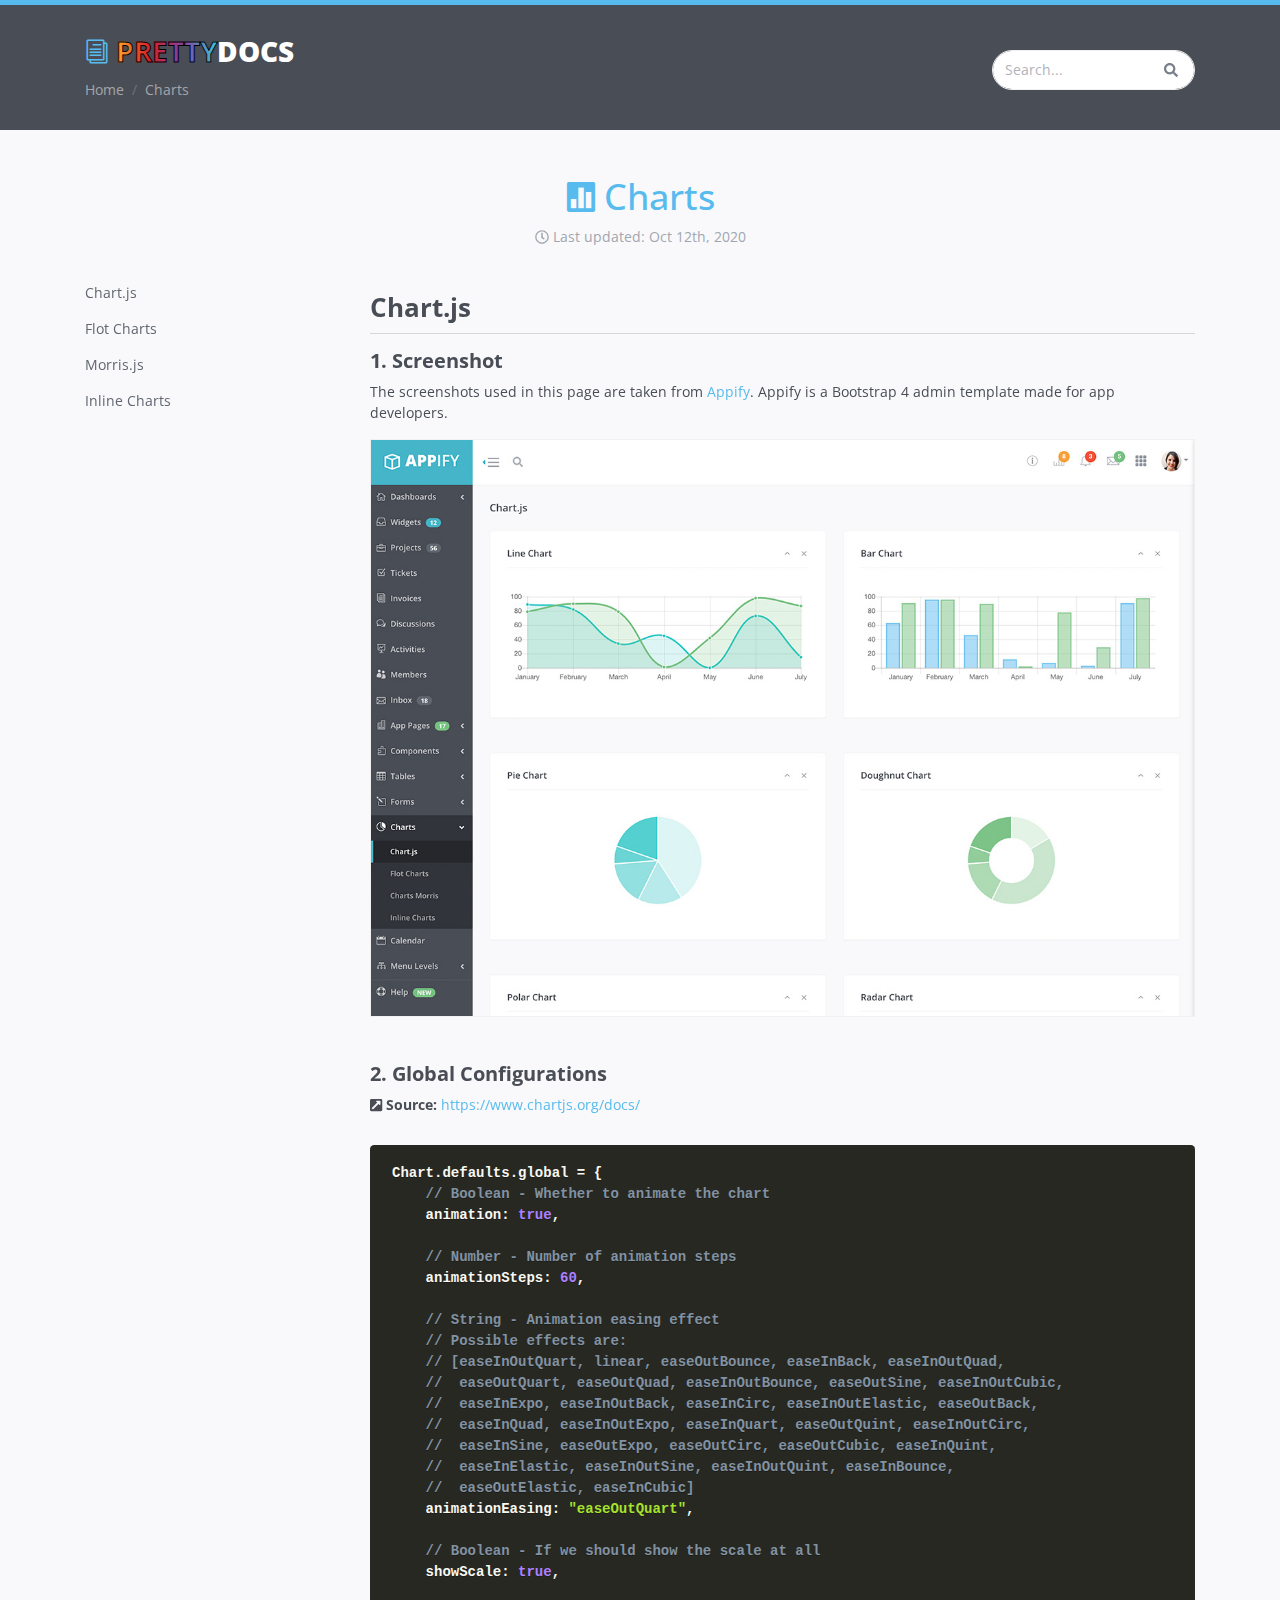
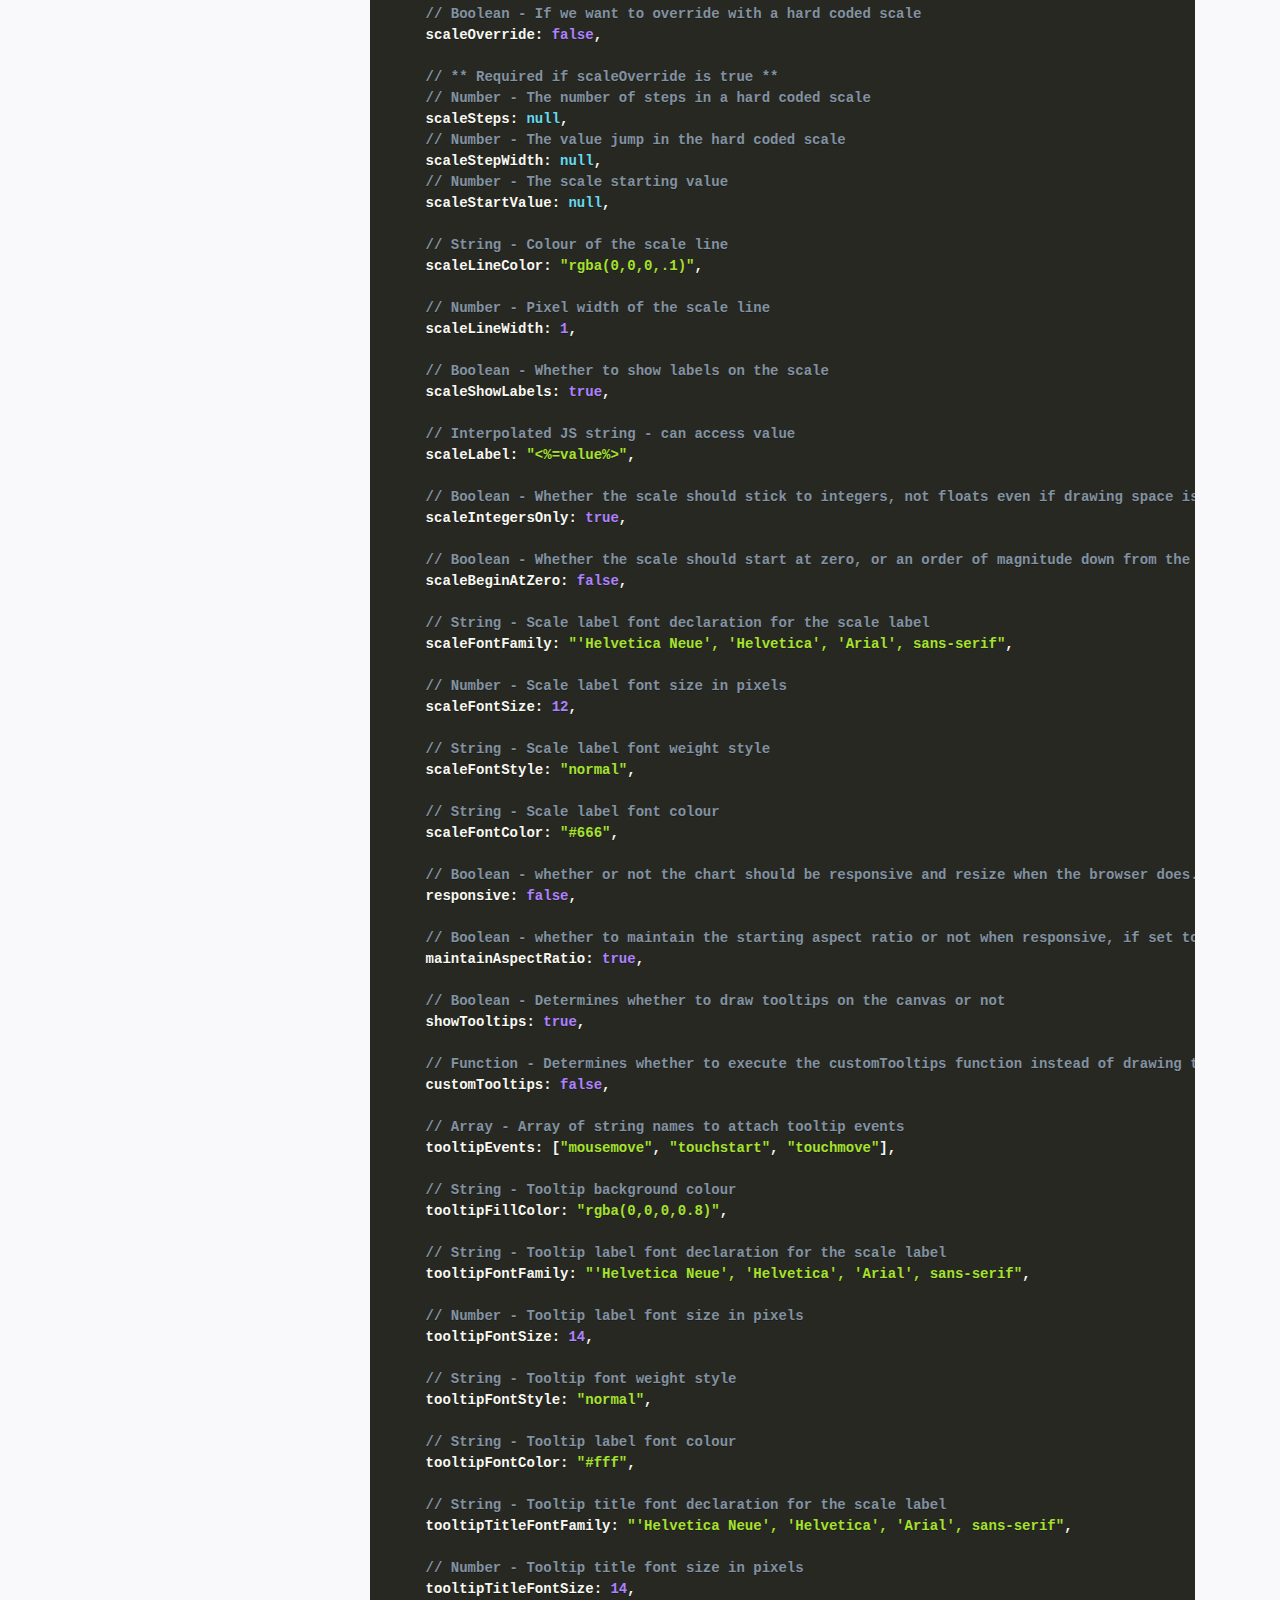
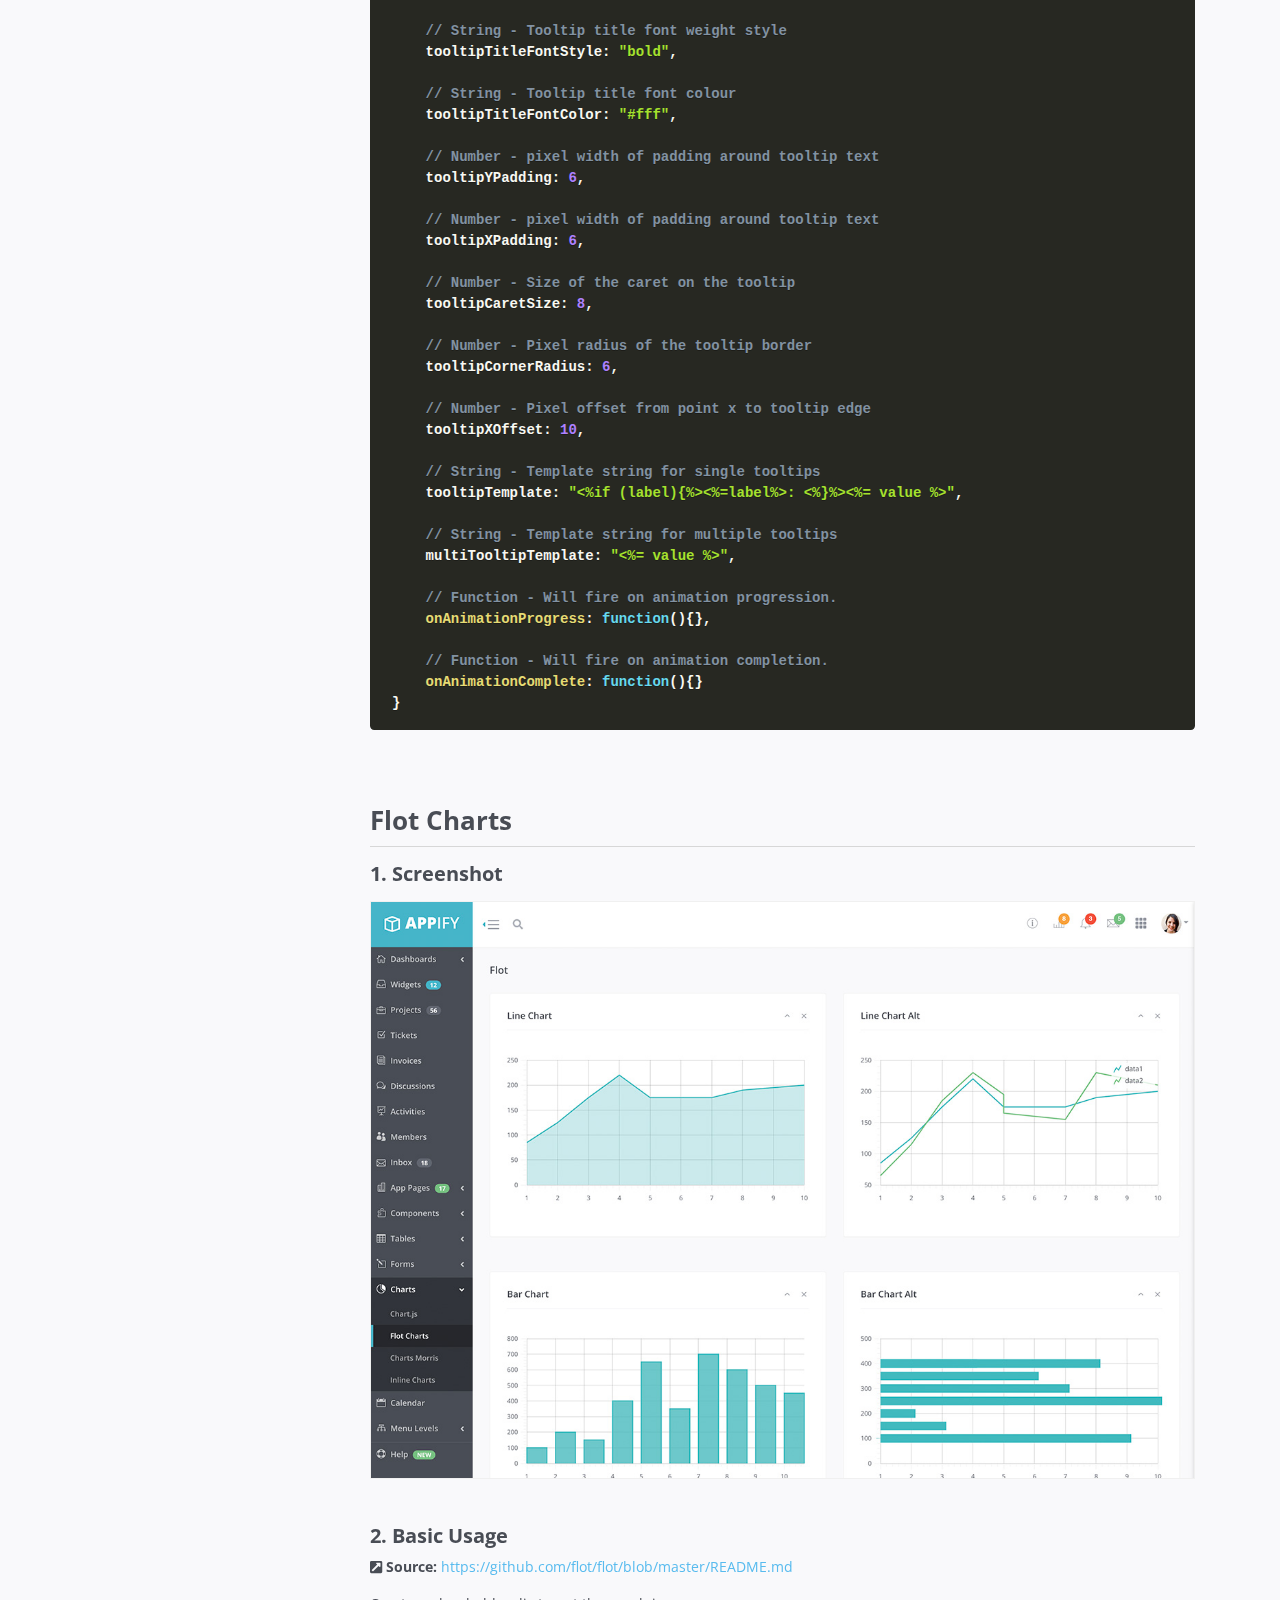
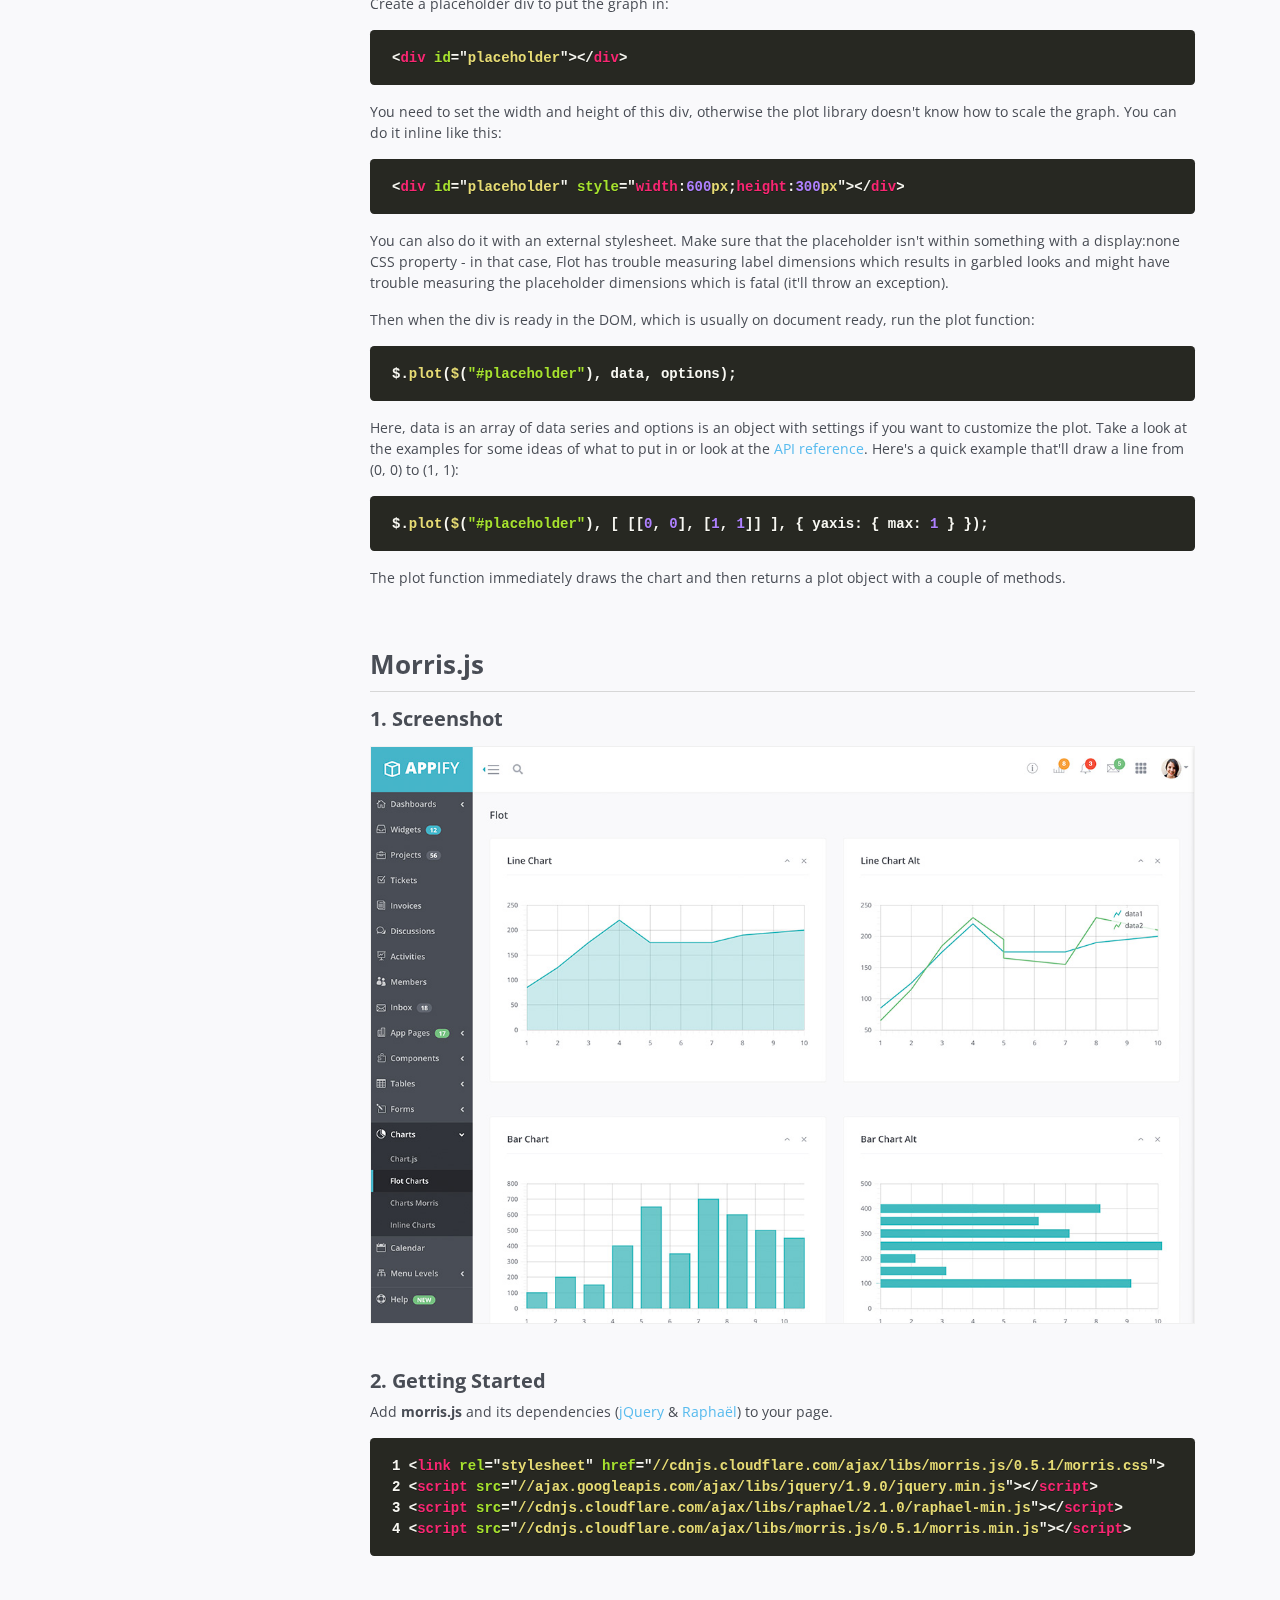
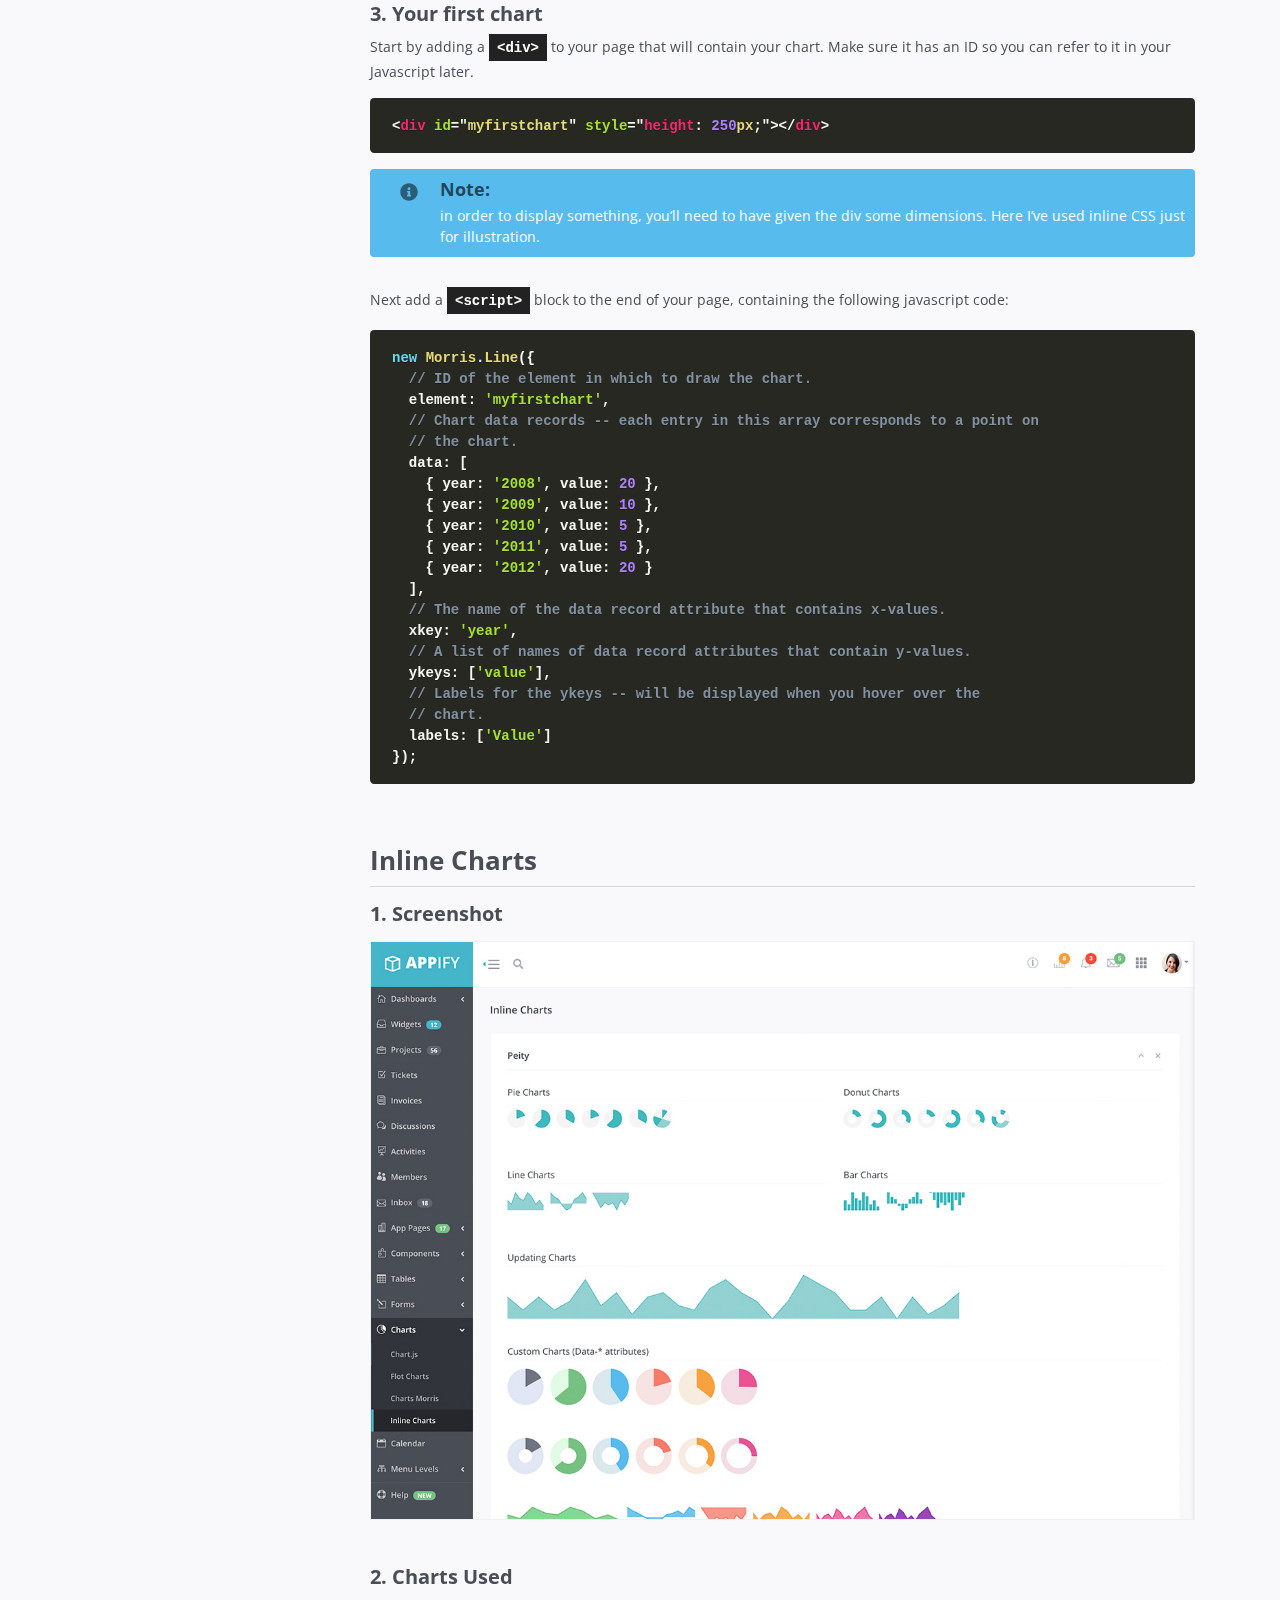
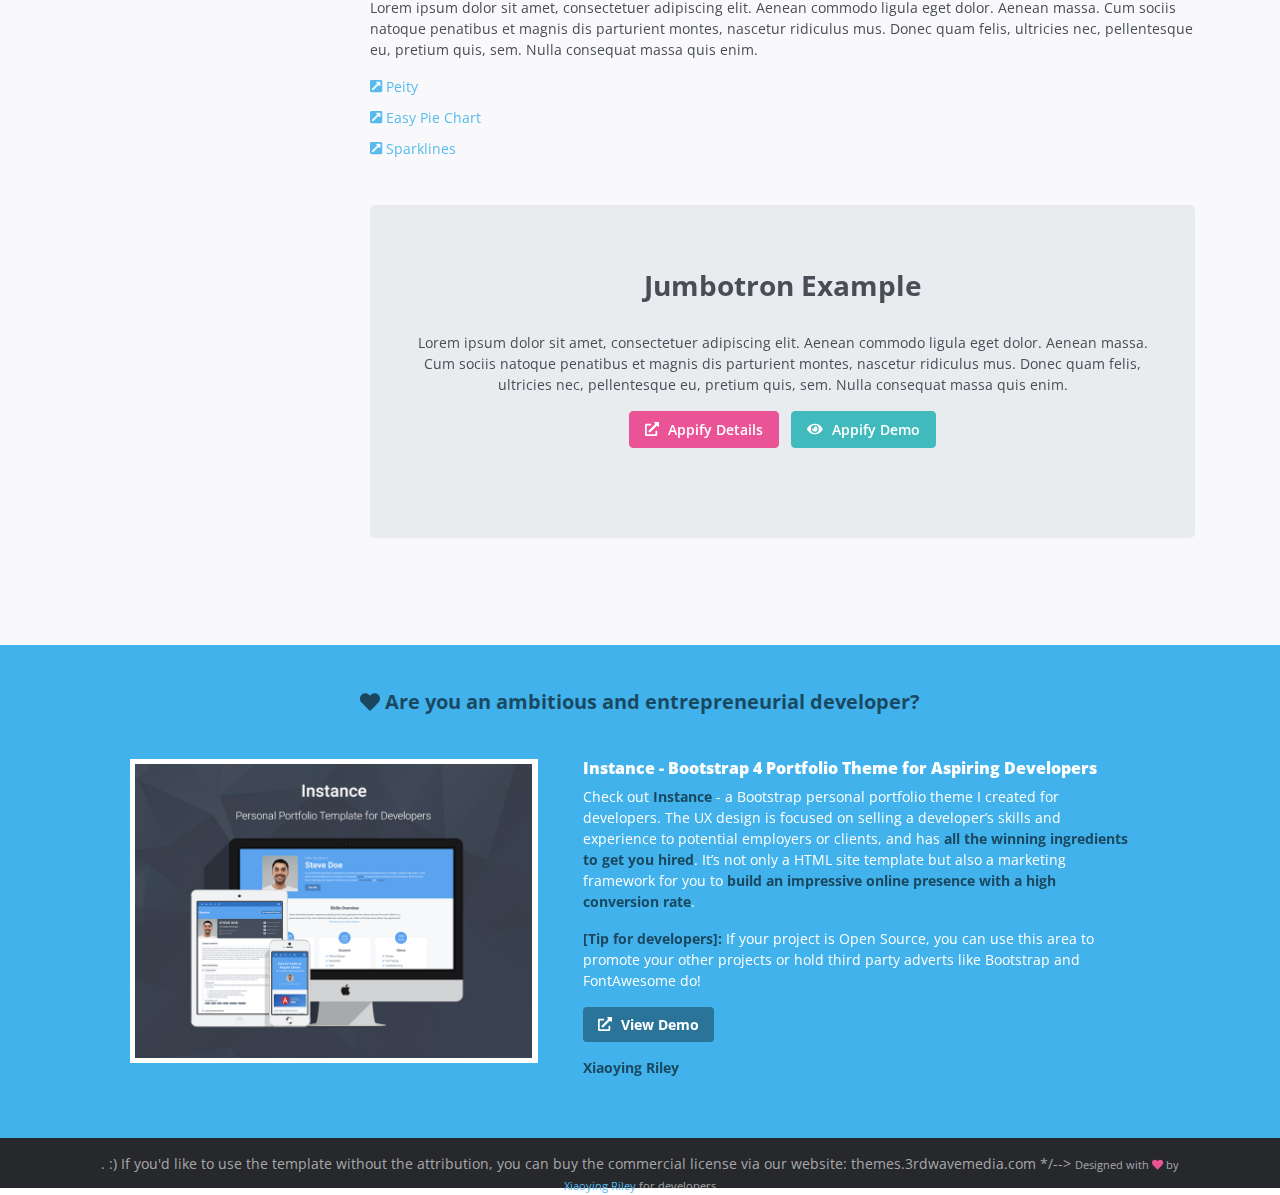
<file: charts.html>
<!DOCTYPE html>
<html lang="en"> 
<head>
    <title>Bootstrap 4 project documentation theme for developers</title>
    <!-- Meta -->
    <meta charset="utf-8">
    <meta http-equiv="X-UA-Compatible" content="IE=edge">
    <meta name="viewport" content="width=device-width, initial-scale=1.0">
    <meta name="description" content="">
    <meta name="author" content="">    
    <link rel="shortcut icon" href="favicon.ico">  
    <link href='https://fonts.googleapis.com/css?family=Open+Sans:300italic,400italic,600italic,700italic,800italic,400,300,600,700,800' rel='stylesheet' type='text/css'>
    <!-- FontAwesome JS -->
    <script defer src="assets/fontawesome/js/all.js"></script>
    <!-- Global CSS -->
    <link rel="stylesheet" href="assets/plugins/bootstrap/css/bootstrap.min.css">   
    <!-- Plugins CSS -->    
    <link rel="stylesheet" href="assets/plugins/prism/prism.css">
    <link rel="stylesheet" href="assets/plugins/lightbox/dist/ekko-lightbox.css">
    <link rel="stylesheet" href="assets/plugins/elegant_font/css/style.css">

    <!-- Theme CSS -->
    <link id="theme-style" rel="stylesheet" href="assets/css/styles.css">
    
</head> 

<body class="body-blue">
    <div class="page-wrapper">
        <!-- ******Header****** -->
        <header id="header" class="header">
            <div class="container">
                <div class="branding">
                    <h1 class="logo">
                        <a href="index.html">
                            <span aria-hidden="true" class="icon_documents_alt icon"></span>
                            <span class="text-highlight">Pretty</span><span class="text-bold">Docs</span>
                        </a>
                    </h1>
                </div><!--//branding-->
                <ol class="breadcrumb">
                    <li class="breadcrumb-item"><a href="index.html">Home</a></li>
                    <li class="breadcrumb-item active">Charts</li>
                </ol>
                <div class="top-search-box">
	                 <form class="form-inline search-form justify-content-center" action="" method="get">
	            
			            <input type="text" placeholder="Search..." name="search" class="form-control search-input">
			            
			            <button type="submit" class="btn search-btn" value="Search"><i class="fas fa-search"></i></button>
			            
			        </form>
                </div>
            </div><!--//container-->
        </header><!--//header-->
        <div class="doc-wrapper">
            <div class="container">
                <div id="doc-header" class="doc-header text-center">
                    <h1 class="doc-title"><span aria-hidden="true" class="icon icon_datareport_alt"></span> Charts</h1>
                    <div class="meta"><i class="far fa-clock"></i> Last updated: Oct 12th, 2020</div>
                </div><!--//doc-header-->
                <div class="doc-body row">
                    <div class="doc-content col-md-9 col-12 order-1">
                        <div class="content-inner">
                            <section id="chartjs" class="doc-section">
                                <h2 class="section-title">Chart.js</h2>
                                <div class="section-block">
                                    <h3 class="block-title">1. Screenshot</h3>
                                    <p>The screenshots used in this page are taken from <a href="https://themes.3rdwavemedia.com/bootstrap-templates/product/appify-bootstrap-4-admin-template-for-app-developers/" target="_blank">Appify</a>. Appify is a Bootstrap 4 admin template made for app developers.</p>
                                    <div class="screenshot-holder">
                                        <a href="https://themes.3rdwavemedia.com/bootstrap-templates/product/appify-bootstrap-4-admin-template-for-app-developers/" target="_blank"><img class="img-fluid" src="assets/images/demo/appify-chart-chartjs.jpg" alt="screenshot" /></a>
                                        <a class="mask" href="https://themes.3rdwavemedia.com/bootstrap-templates/product/appify-bootstrap-4-admin-template-for-app-developers/" target="_blank"><i class="icon fa fa-link"></i></a>
                                    </div> 
                                </div><!--//section-block-->
                                <div class="section-block">
                                    <h3 class="block-title">2. Global Configurations</h3>
                                    <p><strong><i class="fas fa-external-link-square-alt"></i> Source:</strong> <a href="https://www.chartjs.org/docs/" target="_blank">https://www.chartjs.org/docs/</a></p>
                                    <div class="code-block">
                                        <pre><code class="language-javascript">Chart.defaults.global = {
    // Boolean - Whether to animate the chart
    animation: true,

    // Number - Number of animation steps
    animationSteps: 60,

    // String - Animation easing effect
    // Possible effects are:
    // [easeInOutQuart, linear, easeOutBounce, easeInBack, easeInOutQuad,
    //  easeOutQuart, easeOutQuad, easeInOutBounce, easeOutSine, easeInOutCubic,
    //  easeInExpo, easeInOutBack, easeInCirc, easeInOutElastic, easeOutBack,
    //  easeInQuad, easeInOutExpo, easeInQuart, easeOutQuint, easeInOutCirc,
    //  easeInSine, easeOutExpo, easeOutCirc, easeOutCubic, easeInQuint,
    //  easeInElastic, easeInOutSine, easeInOutQuint, easeInBounce,
    //  easeOutElastic, easeInCubic]
    animationEasing: &#x22;easeOutQuart&#x22;,

    // Boolean - If we should show the scale at all
    showScale: true,

    // Boolean - If we want to override with a hard coded scale
    scaleOverride: false,

    // ** Required if scaleOverride is true **
    // Number - The number of steps in a hard coded scale
    scaleSteps: null,
    // Number - The value jump in the hard coded scale
    scaleStepWidth: null,
    // Number - The scale starting value
    scaleStartValue: null,

    // String - Colour of the scale line
    scaleLineColor: &#x22;rgba(0,0,0,.1)&#x22;,

    // Number - Pixel width of the scale line
    scaleLineWidth: 1,

    // Boolean - Whether to show labels on the scale
    scaleShowLabels: true,

    // Interpolated JS string - can access value
    scaleLabel: &#x22;&#x3C;%=value%&#x3E;&#x22;,

    // Boolean - Whether the scale should stick to integers, not floats even if drawing space is there
    scaleIntegersOnly: true,

    // Boolean - Whether the scale should start at zero, or an order of magnitude down from the lowest value
    scaleBeginAtZero: false,

    // String - Scale label font declaration for the scale label
    scaleFontFamily: &#x22;&#x27;Helvetica Neue&#x27;, &#x27;Helvetica&#x27;, &#x27;Arial&#x27;, sans-serif&#x22;,

    // Number - Scale label font size in pixels
    scaleFontSize: 12,

    // String - Scale label font weight style
    scaleFontStyle: &#x22;normal&#x22;,

    // String - Scale label font colour
    scaleFontColor: &#x22;#666&#x22;,

    // Boolean - whether or not the chart should be responsive and resize when the browser does.
    responsive: false,

    // Boolean - whether to maintain the starting aspect ratio or not when responsive, if set to false, will take up entire container
    maintainAspectRatio: true,

    // Boolean - Determines whether to draw tooltips on the canvas or not
    showTooltips: true,

    // Function - Determines whether to execute the customTooltips function instead of drawing the built in tooltips (See [Advanced - External Tooltips](#advanced-usage-custom-tooltips))
    customTooltips: false,

    // Array - Array of string names to attach tooltip events
    tooltipEvents: [&#x22;mousemove&#x22;, &#x22;touchstart&#x22;, &#x22;touchmove&#x22;],

    // String - Tooltip background colour
    tooltipFillColor: &#x22;rgba(0,0,0,0.8)&#x22;,

    // String - Tooltip label font declaration for the scale label
    tooltipFontFamily: &#x22;&#x27;Helvetica Neue&#x27;, &#x27;Helvetica&#x27;, &#x27;Arial&#x27;, sans-serif&#x22;,

    // Number - Tooltip label font size in pixels
    tooltipFontSize: 14,

    // String - Tooltip font weight style
    tooltipFontStyle: &#x22;normal&#x22;,

    // String - Tooltip label font colour
    tooltipFontColor: &#x22;#fff&#x22;,

    // String - Tooltip title font declaration for the scale label
    tooltipTitleFontFamily: &#x22;&#x27;Helvetica Neue&#x27;, &#x27;Helvetica&#x27;, &#x27;Arial&#x27;, sans-serif&#x22;,

    // Number - Tooltip title font size in pixels
    tooltipTitleFontSize: 14,

    // String - Tooltip title font weight style
    tooltipTitleFontStyle: &#x22;bold&#x22;,

    // String - Tooltip title font colour
    tooltipTitleFontColor: &#x22;#fff&#x22;,

    // Number - pixel width of padding around tooltip text
    tooltipYPadding: 6,

    // Number - pixel width of padding around tooltip text
    tooltipXPadding: 6,

    // Number - Size of the caret on the tooltip
    tooltipCaretSize: 8,

    // Number - Pixel radius of the tooltip border
    tooltipCornerRadius: 6,

    // Number - Pixel offset from point x to tooltip edge
    tooltipXOffset: 10,

    // String - Template string for single tooltips
    tooltipTemplate: &#x22;&#x3C;%if (label){%&#x3E;&#x3C;%=label%&#x3E;: &#x3C;%}%&#x3E;&#x3C;%= value %&#x3E;&#x22;,

    // String - Template string for multiple tooltips
    multiTooltipTemplate: &#x22;&#x3C;%= value %&#x3E;&#x22;,

    // Function - Will fire on animation progression.
    onAnimationProgress: function(){},

    // Function - Will fire on animation completion.
    onAnimationComplete: function(){}
}</code></pre>
                                    </div><!--//code-block-->
                                </div><!--//section-block-->
                            </section><!--//doc-section-->
                            
                            <section id="flot" class="doc-section">
                                <h2 class="section-title">Flot Charts</h2>
                                <div class="section-block">
                                    <h3 class="block-title">1. Screenshot</h3>
                                    <div class="screenshot-holder">
                                        <a href="https://themes.3rdwavemedia.com/bootstrap-templates/product/appify-bootstrap-4-admin-template-for-app-developers/" target="_blank"><img class="img-fluid" src="assets/images/demo/appify-chart-flot.jpg" alt="screenshot" /></a>
                                        <a class="mask" href="https://themes.3rdwavemedia.com/bootstrap-templates/product/appify-bootstrap-4-admin-template-for-app-developers/" target="_blank"><i class="icon fa fa-link"></i></a>
                                    </div> 
                                </div><!--//section-block-->
                                <div class="section-block">
                                    <h3 class="block-title">2. Basic Usage</h3>
                                    <p><strong><i class="fas fa-external-link-square-alt"></i> Source:</strong> <a href="https://github.com/flot/flot/blob/master/README.md" target="_blank">https://github.com/flot/flot/blob/master/README.md</a></p>
                                    <p>Create a placeholder div to put the graph in:</p>
                                    <p><pre><code class="language-markup">&#x3C;div id=&#x22;placeholder&#x22;&#x3E;&#x3C;/div&#x3E;</code></pre></p>
                                    <p>You need to set the width and height of this div, otherwise the plot library doesn't know how to scale the graph. You can do it inline like this:</p>
                                    <p><pre><code class="language-markup">&#x3C;div id=&#x22;placeholder&#x22; style=&#x22;width:600px;height:300px&#x22;&#x3E;&#x3C;/div&#x3E;</code></pre></p>
                                    <p>You can also do it with an external stylesheet. Make sure that the placeholder isn't within something with a display:none CSS property - in that case, Flot has trouble measuring label dimensions which results in garbled looks and might have trouble measuring the placeholder dimensions which is fatal (it'll throw an exception).</p>

                                    <p>Then when the div is ready in the DOM, which is usually on document ready, run the plot function:</p>
                                    <p><pre><code class="language-javascript">$.plot($(&#x22;#placeholder&#x22;), data, options);</code></pre></p>
                                    <p>Here, data is an array of data series and options is an object with settings if you want to customize the plot. Take a look at the examples for some ideas of what to put in or look at the <a href="#">API reference</a>. Here's a quick example that'll draw a line from (0, 0) to (1, 1):</p>
                                    
                                    <p><pre><code class="language-javascript">$.plot($(&#x22;#placeholder&#x22;), [ [[0, 0], [1, 1]] ], { yaxis: { max: 1 } });</code></pre></p>
                                    <p>The plot function immediately draws the chart and then returns a plot object with a couple of methods.</p>
                                    
                                </div><!--//section-block-->
                            </section><!--//doc-section-->
                            
                            <section id="morris" class="doc-section">
                                <h2 class="section-title">Morris.js</h2>
                                <div class="section-block">
                                    <h3 class="block-title">1. Screenshot</h3>
                                    <div class="screenshot-holder">
                                        <a href="https://themes.3rdwavemedia.com/bootstrap-templates/product/appify-bootstrap-4-admin-template-for-app-developers/" target="_blank"><img class="img-fluid" src="assets/images/demo/appify-chart-flot.jpg" alt="screenshot" /></a>
                                        <a class="mask" href="https://themes.3rdwavemedia.com/bootstrap-templates/product/appify-bootstrap-4-admin-template-for-app-developers/" target="_blank"><i class="icon fa fa-link"></i></a>
                                    </div> 
                                </div><!--//section-block-->
                                <div class="section-block">
                                    <h3 class="block-title">2. Getting Started</h3>
                                    <p>Add <strong>morris.js</strong> and its dependencies (<a href="#">jQuery</a> &amp; <a href="#">Raphaël</a>) to your page.</p>
                                    <p><pre><code class="language-markup">1 &#x3C;link rel=&#x22;stylesheet&#x22; href=&#x22;//cdnjs.cloudflare.com/ajax/libs/morris.js/0.5.1/morris.css&#x22;&#x3E;
2 &#x3C;script src=&#x22;//ajax.googleapis.com/ajax/libs/jquery/1.9.0/jquery.min.js&#x22;&#x3E;&#x3C;/script&#x3E;
3 &#x3C;script src=&#x22;//cdnjs.cloudflare.com/ajax/libs/raphael/2.1.0/raphael-min.js&#x22;&#x3E;&#x3C;/script&#x3E;
4 &#x3C;script src=&#x22;//cdnjs.cloudflare.com/ajax/libs/morris.js/0.5.1/morris.min.js&#x22;&#x3E;&#x3C;/script&#x3E;</code></pre></p>
                                     
                                    
                                </div><!--//section-block-->
                                <div class="section-block">
                                    <h3 class="block-title">3. Your first chart</h3>
                                    <p>Start by adding a <code>&lt;div&gt;</code> to your page that will contain your chart. Make
sure it has an ID so you can refer to it in your Javascript later.</p>
                                    <p><pre><code class="language-markup">&#x3C;div id=&#x22;myfirstchart&#x22; style=&#x22;height: 250px;&#x22;&#x3E;&#x3C;/div&#x3E;</code></pre></p>
                                    <div class="callout-block callout-info">
                                        <div class="icon-holder">
                                            <i class="fas fa-info-circle"></i>
                                        </div><!--//icon-holder-->
                                        <div class="content">
                                            <h4 class="callout-title">Note:</h4>
                                            <p>in order to display something, you’ll need to have given the div some dimensions. Here I’ve used inline CSS just for illustration.</p>
                                        </div><!--//content-->
                                    </div>
                                    <p>Next add a <code>&lt;script&gt;</code> block to the end of your page, containing the following
javascript code:</p>
                                    <p><pre><code class="language-javascript">new Morris.Line({
  // ID of the element in which to draw the chart.
  element: &#x27;myfirstchart&#x27;,
  // Chart data records -- each entry in this array corresponds to a point on
  // the chart.
  data: [
    { year: &#x27;2008&#x27;, value: 20 },
    { year: &#x27;2009&#x27;, value: 10 },
    { year: &#x27;2010&#x27;, value: 5 },
    { year: &#x27;2011&#x27;, value: 5 },
    { year: &#x27;2012&#x27;, value: 20 }
  ],
  // The name of the data record attribute that contains x-values.
  xkey: &#x27;year&#x27;,
  // A list of names of data record attributes that contain y-values.
  ykeys: [&#x27;value&#x27;],
  // Labels for the ykeys -- will be displayed when you hover over the
  // chart.
  labels: [&#x27;Value&#x27;]
});</code></pre></p>

                                     
                                    
                                </div><!--//section-block-->
                            </section><!--//doc-section-->
                            
                            <section id="inline" class="doc-section">
                                <h2 class="section-title">Inline Charts</h2>
                                <div class="section-block">
                                    <h3 class="block-title">1. Screenshot</h3>
                                    <div class="screenshot-holder">
                                        <a href="https://themes.3rdwavemedia.com/bootstrap-templates/product/appify-bootstrap-4-admin-template-for-app-developers/" target="_blank"><img class="img-fluid" src="assets/images/demo/appify-chart-inline.jpg" alt="screenshot" /></a>
                                        <a class="mask" href="https://themes.3rdwavemedia.com/bootstrap-templates/product/appify-bootstrap-4-admin-template-for-app-developers/" target="_blank"><i class="icon fa fa-link"></i></a>
                                    </div>
                                </div><!--//section-block-->
                                <div class="section-block">
                                    <h3 class="block-title">2. Charts Used</h3>
                                    <p>Lorem ipsum dolor sit amet, consectetuer adipiscing elit. Aenean commodo ligula eget dolor. Aenean massa. Cum sociis natoque penatibus et magnis dis parturient montes, nascetur ridiculus mus. Donec quam felis, ultricies nec, pellentesque eu, pretium quis, sem. Nulla consequat massa quis enim.</p>
                                    <ul class="list list-unstyled">
                                        <li><a href="#" target="_blank"><i class="fas fa-external-link-square-alt"></i> Peity</a></li>
                                        <li><a href="#" target="_blank"><i class="fas fa-external-link-square-alt"></i> Easy Pie Chart</a></li>
                                        <li><a href="#" target="_blank"><i class="fas fa-external-link-square-alt"></i> Sparklines</a></li>
                                    </ul>
                                </div><!--//section-block-->
                                <div class="section-block">
                                    <div class="jumbotron text-center">
                                        <h1>Jumbotron Example</h1>
                                        <p>Lorem ipsum dolor sit amet, consectetuer adipiscing elit. Aenean commodo ligula eget dolor. Aenean massa. Cum sociis natoque penatibus et magnis dis parturient montes, nascetur ridiculus mus. Donec quam felis, ultricies nec, pellentesque eu, pretium quis, sem. Nulla consequat massa quis enim.</p>
                                        <ul class="list list-inline center-block">
                                            <li class="list-inline-item"><a class="btn btn-cta btn-pink" href="https://themes.3rdwavemedia.com/bootstrap-templates/product/appify-bootstrap-4-admin-template-for-app-developers/" target="_blank"><i class="fas fa-external-link-alt"></i> Appify Details</a></li>
                                            <li class="list-inline-item"><a class="btn btn-cta btn-primary" href="https://themes.3rdwavemedia.com/bootstrap-templates/product/appify-bootstrap-4-admin-template-for-app-developers/" target="_blank"><i class="fas fa-eye"></i> Appify Demo</a></li>
                                        </ul>
                                    </div><!--//jumbotron-->
                                </div><!--//section-->
                            </section><!--//doc-section-->

                            
                        </div><!--//content-inner-->
                    </div><!--//doc-content-->
                    <div class="doc-sidebar col-md-3 col-12 order-0 d-none d-md-flex">
                        <div id="doc-nav" class="doc-nav">
                            <nav id="doc-menu" class="nav doc-menu flex-column sticky">
                                <a class="nav-link scrollto" href="#chartjs">Chart.js</a>
                                <a class="nav-link scrollto" href="#flot">Flot Charts</a>
                                <a class="nav-link scrollto" href="#morris">Morris.js</a>
                                <a class="nav-link scrollto" href="#inline">Inline Charts</a>
                            </nav><!--//doc-menu-->
                        </div>
                    </div><!--//doc-sidebar-->
                </div><!--//doc-body-->              
            </div><!--//container-->
        </div><!--//doc-wrapper-->
        
        <div id="promo-block" class="promo-block">
            <div class="container">
                <div class="promo-block-inner">
                    <h3 class="promo-title text-center"><i class="fas fa-heart"></i> <a href="https://themes.3rdwavemedia.com/bootstrap-templates/portfolio/instance-bootstrap-portfolio-theme-for-developers/" target="_blank">Are you an ambitious and entrepreneurial developer?</a></h3>
                    <div class="row">
                        <div class="figure-holder col-lg-5 col-md-6 col-12">
                            <div class="figure-holder-inner">
                                <a href="https://themes.3rdwavemedia.com/bootstrap-templates/portfolio/instance-bootstrap-portfolio-theme-for-developers/" target="_blank"><img class="img-fluid" src="assets/images/demo/instance-promo.jpg" alt="Instance Theme" /></a>
                                <a class="mask" href="https://themes.3rdwavemedia.com/bootstrap-templates/portfolio/instance-bootstrap-portfolio-theme-for-developers/"><i class="icon fa fa-heart pink"></i></a>
                                
                            </div>
                        </div><!--//figure-holder-->
                        <div class="content-holder col-lg-7 col-md-6 col-12">
                            <div class="content-holder-inner">
                                <div class="desc">
                                    <h4 class="content-title"><strong> Instance - Bootstrap 4 Portfolio Theme for Aspiring Developers</strong></h4>
                                    <p>Check out <a href="https://themes.3rdwavemedia.com/bootstrap-templates/portfolio/instance-bootstrap-portfolio-theme-for-developers/" target="_blank">Instance</a> - a Bootstrap personal portfolio theme I created for developers. The UX design is focused on selling a developer’s skills and experience to potential employers or clients, and has <strong class="highlight">all the winning ingredients to get you hired</strong>. It’s not only a HTML site template but also a marketing framework for you to <strong class="highlight">build an impressive online presence with a high conversion rate</strong>. </p>
                                    <p><strong class="highlight">[Tip for developers]:</strong> If your project is Open Source, you can use this area to promote your other projects or hold third party adverts like Bootstrap and FontAwesome do!</p>
                                    <a class="btn btn-cta" href="https://themes.3rdwavemedia.com/bootstrap-templates/portfolio/instance-bootstrap-portfolio-theme-for-developers/" target="_blank"><i class="fas fa-external-link-alt"></i> View Demo</a>
                                    
                                </div><!--//desc-->
                                
                                
                                <div class="author"><a href="https://themes.3rdwavemedia.com">Xiaoying Riley</a></div>
                            </div><!--//content-holder-inner-->
                        </div><!--//content-holder-->
                    </div><!--//row-->
                </div><!--//promo-block-inner-->  
            </div><!--//container-->
        </div><!--//promo-block-->
        
    </div><!--//page-wrapper-->
    
    <footer id="footer" class="footer text-center">
        <div class="container">
            <!--/* This template is free as long as you keep the footer attribution link. If you'd like to use the template without the attribution link, you can buy the commercial license via our website: themes.3rdwavemedia.com Thank you for your support. :) */-->. :) If you'd like to use the template without the attribution, you can buy the commercial license via our website: themes.3rdwavemedia.com */-->
            <small class="copyright">Designed with <i class="fas fa-heart"></i> by <a href="https://themes.3rdwavemedia.com/" target="_blank">Xiaoying Riley</a> for developers</small>
            
        </div><!--//container-->
    </footer><!--//footer-->
    
     
    <!-- Main Javascript -->          
    <script type="text/javascript" src="assets/plugins/jquery-3.4.1.min.js"></script>
    <script type="text/javascript" src="assets/plugins/bootstrap/js/bootstrap.min.js"></script>
    <script type="text/javascript" src="assets/plugins/prism/prism.js"></script>    
    <script type="text/javascript" src="assets/plugins/jquery-scrollTo/jquery.scrollTo.min.js"></script>  
    <script type="text/javascript" src="assets/plugins/lightbox/dist/ekko-lightbox.min.js"></script>       
    <script type="text/javascript" src="assets/plugins/stickyfill/dist/stickyfill.min.js"></script>                                                            
    <script type="text/javascript" src="assets/js/main.js"></script>
    
</body>
</html>
</file>
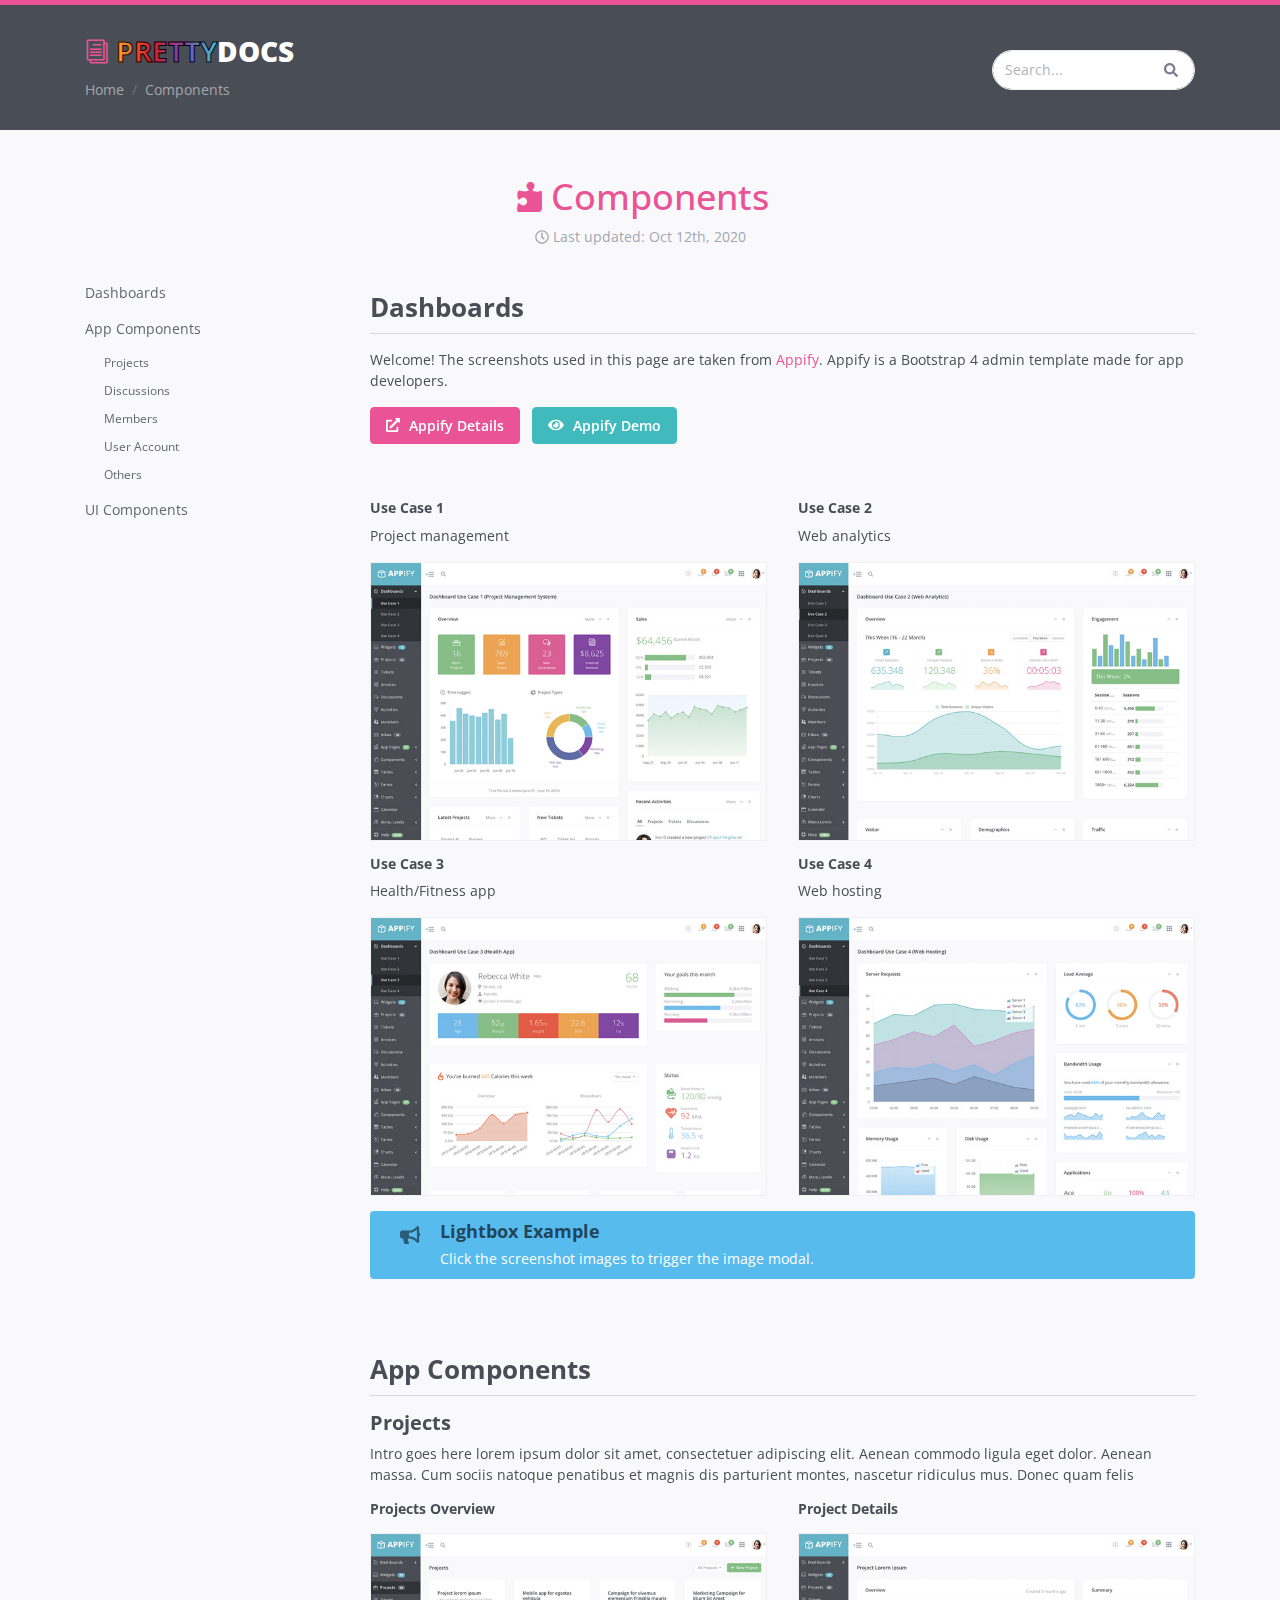
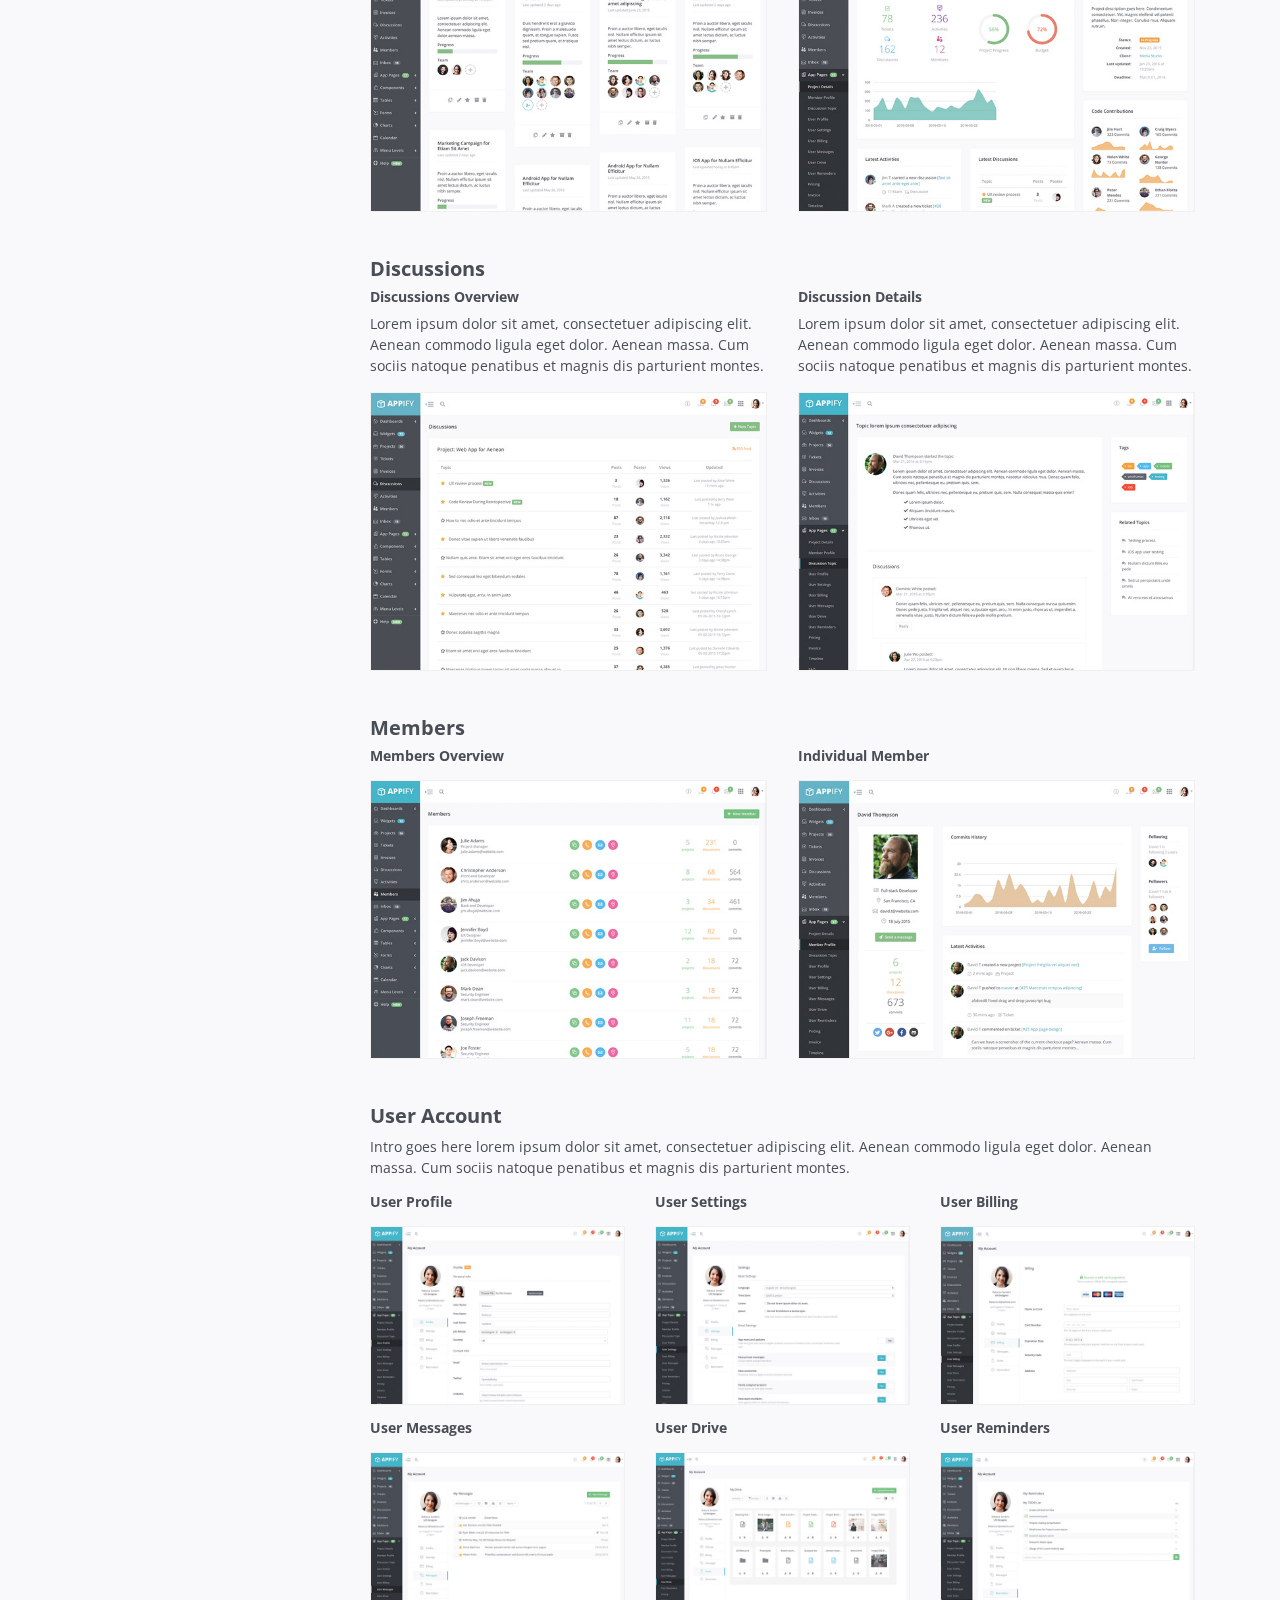
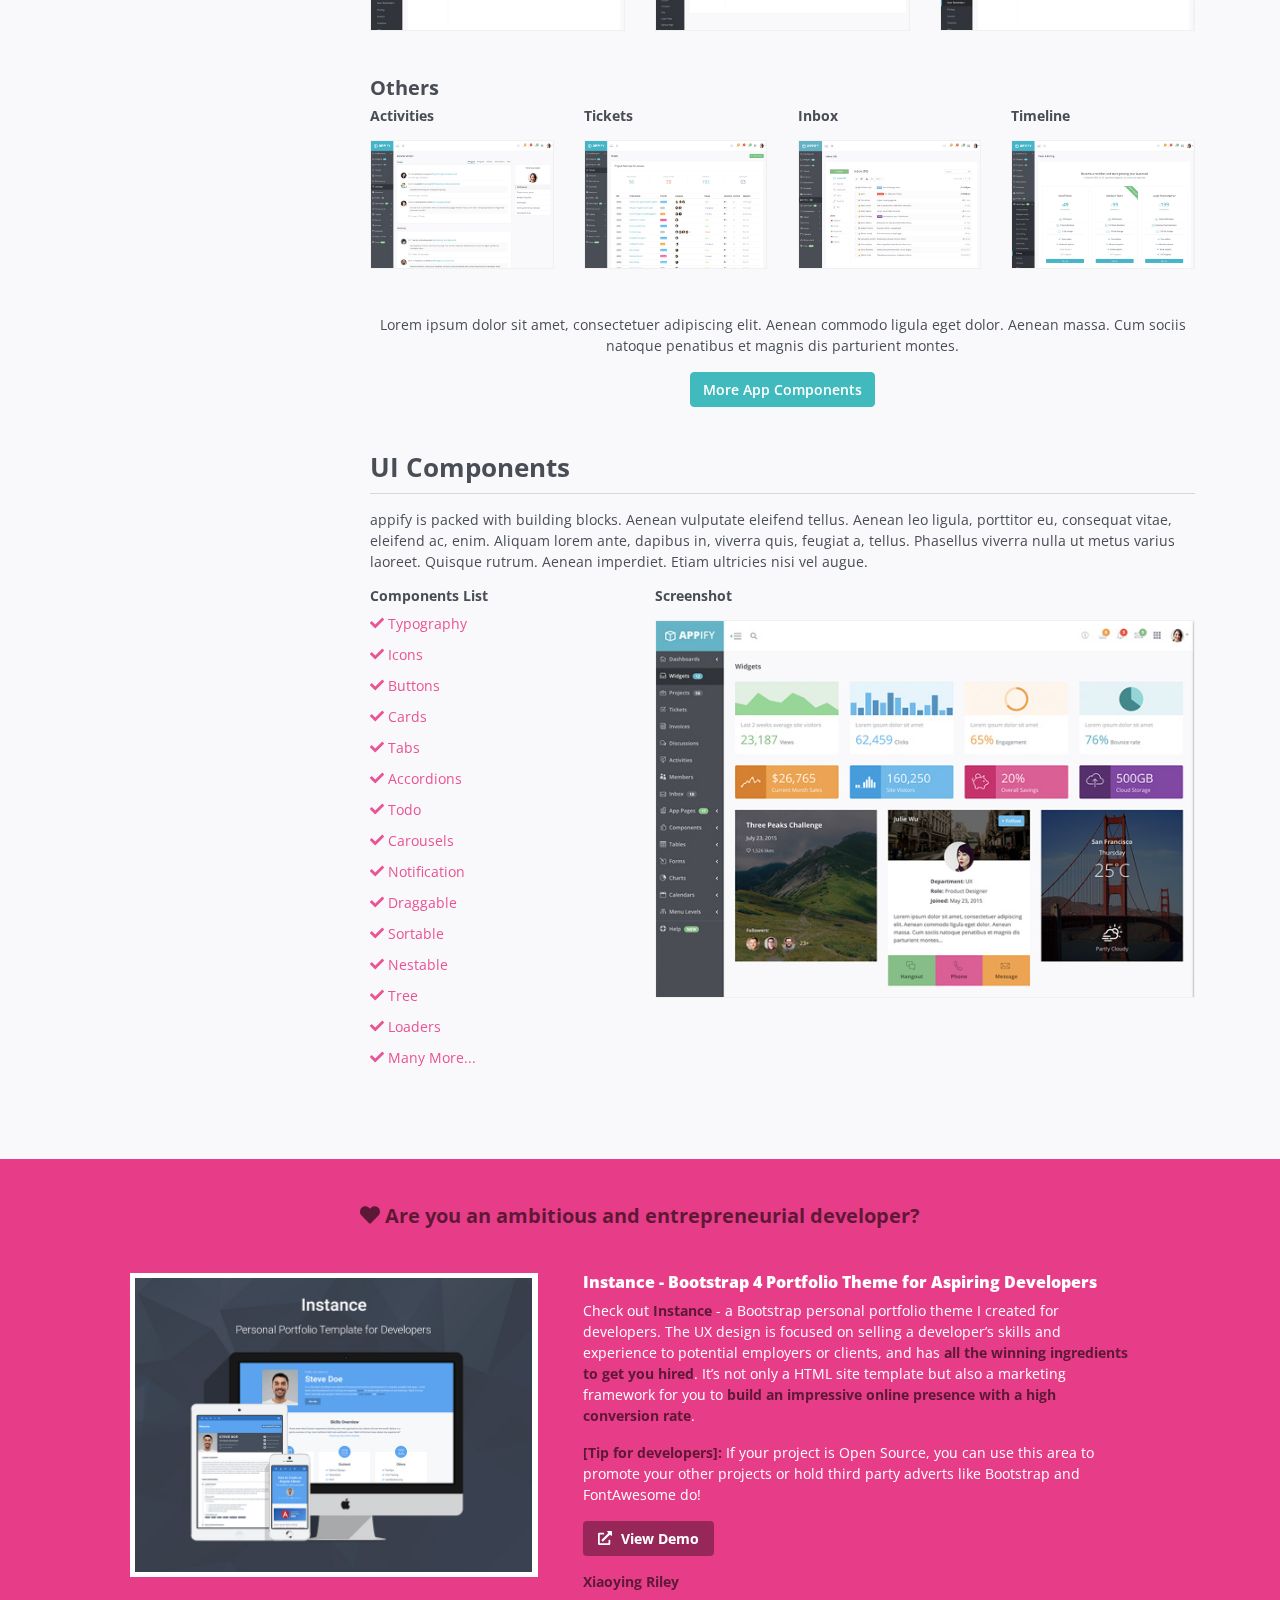
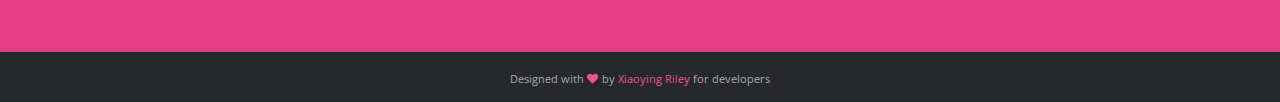
<file: components.html>
<!DOCTYPE html>
<html lang="en">
<head>
    <title>Bootstrap 4 project documentation theme for developers</title>
    <!-- Meta -->
    <meta charset="utf-8">
    <meta http-equiv="X-UA-Compatible" content="IE=edge">
    <meta name="viewport" content="width=device-width, initial-scale=1.0">
    <meta name="description" content="">
    <meta name="author" content="">    
    <link rel="shortcut icon" href="favicon.ico">  
    <link href='https://fonts.googleapis.com/css?family=Open+Sans:300italic,400italic,600italic,700italic,800italic,400,300,600,700,800' rel='stylesheet' type='text/css'>
    <!-- FontAwesome JS -->
    <script defer src="assets/fontawesome/js/all.js"></script>
    <!-- Global CSS -->
    <link rel="stylesheet" href="assets/plugins/bootstrap/css/bootstrap.min.css">   
    <!-- Plugins CSS -->    
    <link rel="stylesheet" href="assets/plugins/prism/prism.css">
    <link rel="stylesheet" href="assets/plugins/lightbox/dist/ekko-lightbox.css">
    <link rel="stylesheet" href="assets/plugins/elegant_font/css/style.css">

    <!-- Theme CSS -->
    <link id="theme-style" rel="stylesheet" href="assets/css/styles.css">
    
</head> 

<body class="body-pink">
    <div class="page-wrapper">
        <!-- ******Header****** -->
        <header id="header" class="header">
            <div class="container">
                <div class="branding">
                    <h1 class="logo">
                        <a href="index.html">
                            <span aria-hidden="true" class="icon_documents_alt icon"></span>
                            <span class="text-highlight">Pretty</span><span class="text-bold">Docs</span>
                        </a>
                    </h1>
                </div><!--//branding-->
                <ol class="breadcrumb">
                    <li class="breadcrumb-item"><a href="index.html">Home</a></li>
                    <li class="breadcrumb-item active">Components</li>
                </ol>
                <div class="top-search-box">
	                 <form class="form-inline search-form justify-content-center" action="" method="get">
	            
			            <input type="text" placeholder="Search..." name="search" class="form-control search-input">
			            
			            <button type="submit" class="btn search-btn" value="Search"><i class="fas fa-search"></i></button>
			            
			        </form>
                </div>
            </div><!--//container-->
        </header><!--//header-->
        <div class="doc-wrapper">
            <div class="container">
                <div id="doc-header" class="doc-header text-center">
                    <h1 class="doc-title"><span aria-hidden="true" class="icon icon_puzzle_alt"></span> Components</h1>
                    <div class="meta"><i class="far fa-clock"></i> Last updated: Oct 12th, 2020</div>
                </div><!--//doc-header-->
                <div class="doc-body row" >
                    <div class="doc-content col-md-9 col-12 order-1">
                        <div class="content-inner">
                            <section id="dashboards" class="doc-section">
                                <h2 class="section-title">Dashboards</h2>
                                <div class="section-block">
                                    <p>Welcome! The screenshots used in this page are taken from <a href="https://themes.3rdwavemedia.com/bootstrap-templates/product/appify-bootstrap-4-admin-template-for-app-developers/" target="_blank">Appify</a>. Appify is a Bootstrap 4 admin template made for app developers.</p>
                                    <ul class="list list-inline">
                                        <li class="list-inline-item"><a class="btn btn-cta btn-pink" href="https://themes.3rdwavemedia.com/bootstrap-templates/product/appify-bootstrap-4-admin-template-for-app-developers/" target="_blank"><i class="fas fa-external-link-alt"></i> Appify Details</a></li>
                                        <li class="list-inline-item"><a class="btn btn-cta btn-primary" href="https://themes.3rdwavemedia.com/bootstrap-templates/product/appify-bootstrap-4-admin-template-for-app-developers/" target="_blank"><i class="fas fa-eye"></i> Appify Demo</a></li>
                                    </ul>
                                    
                                </div><!--//section-block-->
                                <div class="section-block">
                                    <div class="row">
                                        <div class="col-md-6 col-sm-12 col-sm-12">
                                            <h6>Use Case 1</h6>
                                            <p>Project management</p>
                                            <div class="screenshot-holder">
                                                <a href="assets/images/demo/appify-dashboard-1.jpg" data-title="Dashboard - Project Management" data-toggle="lightbox"><img class="img-fluid" src="assets/images/demo/appify-dashboard-1-thumb.jpg" alt="screenshot" /></a>
                                                <a class="mask" href="assets/images/demo/appify-dashboard-1.jpg" data-title="Dashboard - Project Management" data-toggle="lightbox"><i class="icon fa fa-search-plus"></i></a>
                                            </div> 
                                        </div>
                                         <div class="col-md-6 col-sm-12 col-sm-12">
                                            <h6>Use Case 2</h6>
                                            <p>Web analytics</p>
                                            <div class="screenshot-holder">
                                                <a href="assets/images/demo/appify-dashboard-2.jpg" data-title="Dashboard - Web Analytics" data-toggle="lightbox"><img class="img-fluid" src="assets/images/demo/appify-dashboard-2-thumb.jpg" alt="screenshot" /></a>
                                                <a class="mask" href="assets/images/demo/appify-dashboard-2.jpg" data-title="Dashboard - Web Analytics" data-toggle="lightbox"><i class="icon fa fa-search-plus"></i></a>
                                            </div> 
                                        </div>
                                        <div class="clearfix"></div>
                                         <div class="col-md-6 col-sm-12 col-sm-12">
                                            <h6>Use Case 3</h6>
                                            <p>Health/Fitness app</p>
                                            <div class="screenshot-holder">
                                                <a href="assets/images/demo/appify-dashboard-3.jpg" data-title="Dashboard - Health/Fitness" data-toggle="lightbox"><img class="img-fluid" src="assets/images/demo/appify-dashboard-3-thumb.jpg" alt="screenshot" /></a>
                                                <a class="mask" href="assets/images/demo/appify-dashboard-3.jpg" data-title="Dashboard - Health/Fitness" data-toggle="lightbox"><i class="icon fa fa-search-plus"></i></a>
                                            </div> 
                                        </div>
                                         <div class="col-md-6 col-sm-12 col-sm-12">
                                            <h6>Use Case 4</h6>
                                            <p>Web hosting</p>
                                            <div class="screenshot-holder">
                                                <a href="assets/images/demo/appify-dashboard-4.jpg" data-title="Dashboard - Web Hosting" data-toggle="lightbox"><img class="img-fluid" src="assets/images/demo/appify-dashboard-4-thumb.jpg" alt="screenshot" /></a>
                                                <a class="mask" href="assets/images/demo/appify-dashboard-4.jpg" data-title="Dashboard - Web Hosting" data-toggle="lightbox"><i class="icon fa fa-search-plus"></i></a>
                                            </div> 
                                        </div>
                                    </div><!--//row-->
                                    <div class="callout-block callout-info">
                                        <div class="icon-holder">
                                            <i class="fas fa-bullhorn"></i>
                                        </div><!--//icon-holder-->
                                        <div class="content">
                                            <h4 class="callout-title">Lightbox Example</h4>
                                            <p>Click the screenshot images to trigger the image modal.</p>
                                        </div><!--//content-->
                                    </div><!--//callout-->
                                </div><!--//section-block-->
                                
                            </section><!--//doc-section-->
                            
                            <section id="app-components" class="doc-section">
                                <h2 class="section-title">App Components</h2>
                                <div id="projects" class="section-block">
                                    <h3 class="block-title">Projects</h3>
                                    <p>Intro goes here lorem ipsum dolor sit amet, consectetuer adipiscing elit. Aenean commodo ligula eget dolor. Aenean massa. Cum sociis natoque penatibus et magnis dis parturient montes, nascetur ridiculus mus. Donec quam felis</p>
                                    <div class="row">
                                        <div class="col-md-6 col-12">
                                            <h6>Projects Overview</h6>
                                            <div class="screenshot-holder">
                                                <a href="assets/images/demo/appify-projects.jpg" data-title="Project Overview" data-toggle="lightbox"><img class="img-fluid" src="assets/images/demo/appify-projects-thumb.jpg" alt="screenshot" /></a>
                                                <a class="mask" href="assets/images/demo/appify-projects.jpg" data-title="Project Overview" data-toggle="lightbox"><i class="icon fa fa-search-plus"></i></a>
                                            </div> 
                                        </div>
                                        <div class="col-md-6 col-12">
                                            <h6>Project Details</h6>
                                            <div class="screenshot-holder">
                                                <a href="assets/images/demo/appify-project.jpg" data-title="Project Details" data-toggle="lightbox"><img class="img-fluid" src="assets/images/demo/appify-project-thumb.jpg" alt="screenshot" /></a>
                                                <a class="mask" href="assets/images/demo/appify-project.jpg" data-title="Project Details" data-toggle="lightbox"><i class="icon fa fa-search-plus"></i></a>
                                            </div> 
                                        </div>
                                    </div><!--//row-->
                                </div><!--//section-block-->
                                <div id="discussions" class="section-block">
                                    <h3 class="block-title">Discussions</h3>
                                    <div class="row">
                                        <div class="col-md-6 col-12">
                                            <h6>Discussions Overview</h6>
                                            <p>Lorem ipsum dolor sit amet, consectetuer adipiscing elit. Aenean commodo ligula eget dolor. Aenean massa. Cum sociis natoque penatibus et magnis dis parturient montes.</p>
                                            <div class="screenshot-holder">
                                                <a href="assets/images/demo/appify-discussions.jpg" data-title="Discussion Overview" data-toggle="lightbox"><img class="img-fluid" src="assets/images/demo/appify-discussions-thumb.jpg" alt="screenshot" /></a>
                                                <a class="mask" href="assets/images/demo/appify-discussions.jpg" data-title="Discussion Overview" data-toggle="lightbox"><i class="icon fa fa-search-plus"></i></a>
                                            </div> 
                                        </div>
                                        <div class="col-md-6 col-12">
                                            <h6>Discussion Details</h6>
                                            <p>Lorem ipsum dolor sit amet, consectetuer adipiscing elit. Aenean commodo ligula eget dolor. Aenean massa. Cum sociis natoque penatibus et magnis dis parturient montes.</p>
                                            <div class="screenshot-holder">
                                                <a href="assets/images/demo/appify-discussion.jpg" data-title="Discussion Details" data-toggle="lightbox"><img class="img-fluid" src="assets/images/demo/appify-discussion-thumb.jpg" alt="screenshot" /></a>
                                                <a class="mask" href="assets/images/demo/appify-discussion.jpg" data-title="Discussion Details" data-toggle="lightbox"><i class="icon fa fa-search-plus"></i></a>
                                            </div> 
                                        </div>
                                    </div><!--//row-->  
                                </div><!--//section-block-->
                                
                                <div id="members" class="section-block">
                                    <h3 class="block-title">Members</h3>
                                    <div class="row">
                                        <div class="col-md-6 col-12">
                                            <h6>Members Overview</h6>
                                            <div class="screenshot-holder">
                                                <a href="assets/images/demo/appify-members.jpg" data-toggle="lightbox"><img class="img-fluid" src="assets/images/demo/appify-members-thumb.jpg" alt="screenshot" /></a>
                                                <a class="mask" href="assets/images/demo/appify-members.jpg" data-toggle="lightbox"><i class="icon fa fa-search-plus"></i></a>
                                            </div> 
                                        </div>
                                        <div class="col-md-6 col-12">
                                            <h6>Individual Member</h6>
                                            <div class="screenshot-holder">
                                                <a href="assets/images/demo/appify-member.jpg" data-toggle="lightbox"><img class="img-fluid" src="assets/images/demo/appify-member-thumb.jpg" alt="screenshot" /></a>
                                                <a class="mask" href="assets/images/demo/appify-member.jpg" data-toggle="lightbox"><i class="icon fa fa-search-plus"></i></a>
                                            </div> 
                                        </div>
                                    </div><!--//row-->  
                                </div><!--//section-block-->
                                
                                <div id="account" class="section-block">
                                    <h3 class="block-title">User Account</h3>
                                    <p>Intro goes here lorem ipsum dolor sit amet, consectetuer adipiscing elit. Aenean commodo ligula eget dolor. Aenean massa. Cum sociis natoque penatibus et magnis dis parturient montes.</p>
                                    <div class="row">
                                        <div class="col-md-4 col-sm-4 col-xs-6">
                                            <h6>User Profile</h6>
                                            <div class="screenshot-holder">
                                                <a href="assets/images/demo/appify-account-profile.jpg" data-toggle="lightbox"><img class="img-fluid" src="assets/images/demo/appify-account-profile-thumb.jpg" alt="screenshot" /></a>
                                                <a class="mask" href="assets/images/demo/appify-account-profile.jpg" data-toggle="lightbox"><i class="icon fa fa-search-plus"></i></a>
                                            </div> 
                                        </div>
                                        <div class="col-md-4 col-sm-4 col-xs-6">
                                            <h6>User Settings</h6>
                                            <div class="screenshot-holder">
                                                <a href="assets/images/demo/appify-account-settings.jpg" data-toggle="lightbox"><img class="img-fluid" src="assets/images/demo/appify-account-settings-thumb.jpg" alt="screenshot" /></a>
                                                <a class="mask" href="assets/images/demo/appify-account-settings.jpg" data-toggle="lightbox"><i class="icon fa fa-search-plus"></i></a>
                                            </div> 
                                        </div>
                                        <div class="col-md-4 col-sm-4 col-xs-6">
                                            <h6>User Billing</h6>
                                            <div class="screenshot-holder">
                                                <a href="assets/images/demo/appify-account-billing.jpg" data-toggle="lightbox"><img class="img-fluid" src="assets/images/demo/appify-account-billing-thumb.jpg" alt="screenshot" /></a>
                                                <a class="mask" href="assets/images/demo/appify-account-billing.jpg" data-toggle="lightbox"><i class="icon fa fa-search-plus"></i></a>
                                            </div> 
                                        </div>
                                        <div class="col-md-4 col-sm-4 col-xs-6">
                                            <h6>User Messages</h6>
                                            <div class="screenshot-holder">
                                                <a href="assets/images/demo/appify-account-messages.jpg" data-toggle="lightbox"><img class="img-fluid" src="assets/images/demo/appify-account-messages-thumb.jpg" alt="screenshot" /></a>
                                                <a class="mask" href="assets/images/demo/appify-account-messages.jpg" data-toggle="lightbox"><i class="icon fa fa-search-plus"></i></a>
                                            </div> 
                                        </div>
                                        <div class="col-md-4 col-sm-4 col-xs-6">
                                            <h6>User Drive</h6>
                                            <div class="screenshot-holder">
                                                <a href="assets/images/demo/appify-account-drive.jpg" data-toggle="lightbox"><img class="img-fluid" src="assets/images/demo/appify-account-drive-thumb.jpg" alt="screenshot" /></a>
                                                <a class="mask" href="assets/images/demo/appify-account-drive.jpg" data-toggle="lightbox"><i class="icon fa fa-search-plus"></i></a>
                                            </div> 
                                        </div>
                                        <div class="col-md-4 col-sm-4 col-xs-6">
                                            <h6>User Reminders</h6>
                                            <div class="screenshot-holder">
                                                <a href="assets/images/demo/appify-account-reminders.jpg" data-toggle="lightbox"><img class="img-fluid" src="assets/images/demo/appify-account-reminders-thumb.jpg" alt="screenshot" /></a>
                                                <a class="mask" href="assets/images/demo/appify-account-reminders.jpg" data-toggle="lightbox"><i class="icon fa fa-search-plus"></i></a>
                                            </div> 
                                        </div>
                                    </div><!--//row-->  
                                </div><!--//section-block-->
                                
                                 <div id="others" class="section-block">
                                    <h3 class="block-title">Others</h3>
                                    <div class="row">
                                        <div class="col-md-3 col-sm-3 col-xs-6">
                                            <h6>Activities</h6>
                                            <div class="screenshot-holder">
                                                <a href="assets/images/demo/appify-activities.jpg" data-toggle="lightbox"><img class="img-fluid" src="assets/images/demo/appify-activities-thumb.jpg" alt="screenshot" /></a>
                                                <a class="mask" href="assets/images/demo/appify-activities.jpg" data-toggle="lightbox"><i class="icon fa fa-search-plus"></i></a>
                                            </div> 
                                        </div>
                                        <div class="col-md-3 col-sm-3 col-xs-6">
                                            <h6>Tickets</h6>
                                            <div class="screenshot-holder">
                                                <a href="assets/images/demo/appify-tickets.jpg" data-toggle="lightbox"><img class="img-fluid" src="assets/images/demo/appify-tickets-thumb.jpg" alt="screenshot" /></a>
                                                <a class="mask" href="assets/images/demo/appify-tickets.jpg" data-toggle="lightbox"><i class="icon fa fa-search-plus"></i></a>
                                            </div> 
                                        </div>
                                        <div class="col-md-3 col-sm-3 col-xs-6">
                                            <h6>Inbox</h6>
                                            <div class="screenshot-holder">
                                                <a href="assets/images/demo/appify-inbox.jpg" data-toggle="lightbox"><img class="img-fluid" src="assets/images/demo/appify-inbox-thumb.jpg" alt="screenshot" /></a>
                                                <a class="mask" href="assets/images/demo/appify-inbox.jpg" data-toggle="lightbox"><i class="icon fa fa-search-plus"></i></a>
                                            </div> 
                                        </div>
                                        <div class="col-md-3 col-sm-3 col-xs-6">
                                            <h6>Timeline</h6>
                                            <div class="screenshot-holder">
                                                <a href="assets/images/demo/appify-timeline.jpg" data-toggle="lightbox"><img class="img-fluid" src="assets/images/demo/appify-timeline-thumb.jpg" alt="screenshot" /></a>
                                                <a class="mask" href="assets/images/demo/appify-timeline.jpg" data-toggle="lightbox"><i class="icon fa fa-search-plus"></i></a>
                                            </div> 
                                        </div>
                                    </div><!--//row-->  
                                </div><!--//section-block-->
                                <div class="section-block">
                                    <p class="text-center">Lorem ipsum dolor sit amet, consectetuer adipiscing elit. Aenean commodo ligula eget dolor. Aenean massa. Cum sociis natoque penatibus et magnis dis parturient montes.</p>
                                    <div class="center-block text-center">
                                         <a class="btn btn-primary" href="https://themes.3rdwavemedia.com/bootstrap-templates/product/appify-bootstrap-4-admin-template-for-app-developers/" target="_blank">More App Components</a>
                                    </div>
                                </div><!--//section-block-->
                            </section><!--//doc-section-->
                            <section id="ui-components" class="doc-section">
                                <h2 class="section-title">UI Components</h2>
                                <div class="section-block">
                                    <p>appify is packed with building blocks. Aenean vulputate eleifend tellus. Aenean leo ligula, porttitor eu, consequat vitae, eleifend ac, enim. Aliquam lorem ante, dapibus in, viverra quis, feugiat a, tellus. Phasellus viverra nulla ut metus varius laoreet. Quisque rutrum. Aenean imperdiet. Etiam ultricies nisi vel augue. </p>
                                    <div class="row">
                                        <div class="col-lg-4 col-md-5 col-12">
                                            <h6>Components List</h6>
                                            <ul class="list list-unstyled">
                                                <li><a href="#"><i class="fas fa-check"></i> Typography</a></li>
                                                <li><a href="#"><i class="fas fa-check"></i> Icons</a></li>
                                                <li><a href="#"><i class="fas fa-check"></i> Buttons</a></li>
                                                <li><a href="#"><i class="fas fa-check"></i> Cards</a></li>
                                                <li><a href="#"><i class="fas fa-check"></i> Tabs</a></li>
                                                <li><a href="#"><i class="fas fa-check"></i> Accordions</a></li>
                                                <li><a href="#"><i class="fas fa-check"></i> Todo</a></li>
                                                <li><a href="#"><i class="fas fa-check"></i> Carousels</a></li>
                                                <li><a href="#"><i class="fas fa-check"></i> Notification</a></li>
                                                <li><a href="#"><i class="fas fa-check"></i> Draggable</a></li>
                                                <li><a href="#"><i class="fas fa-check"></i> Sortable</a></li>
                                                <li><a href="#"><i class="fas fa-check"></i> Nestable</a></li>
                                                <li><a href="#"><i class="fas fa-check"></i> Tree</a></li>
                                                <li><a href="#"><i class="fas fa-check"></i> Loaders</a></li>
                                                <li><a href="#"><i class="fas fa-check"></i> Many More...</a></li>
                                            </ul>
                                        </div>
                                        <div class="col-lg-8 col-md-5 col-12">
                                            <h6>Screenshot</h6>
                                            <div class="screenshot-holder">
                                                <a href="https://themes.3rdwavemedia.com/bootstrap-templates/product/appify-bootstrap-4-admin-template-for-app-developers/" target="_blank"><img class="img-fluid" src="assets/images/demo/appify-widgets-thumb.jpg" alt="screenshot" /></a>
                                                <a class="mask" href="https://themes.3rdwavemedia.com/bootstrap-templates/product/appify-bootstrap-4-admin-template-for-app-developers/" target="_blank"><i class="icon fa fa-link"></i></a>
                                                </div> 
                                        </div>
                                    </div><!--//row-->
                                </div><!--//section-block-->
                            </section><!--//doc-section-->
                            
                        </div><!--//content-inner-->
                    </div><!--//doc-content-->
                    <div class="doc-sidebar col-md-3 col-12 order-0 d-none d-md-flex">
                        <div id="doc-nav" class="doc-nav">
                            <nav id="doc-menu" class="nav doc-menu flex-column sticky">
                                <a class="nav-link scrollto" href="#dashboards">Dashboards</a>
                                <a class="nav-link scrollto" href="#app-components">App Components</a>
                                    <nav class="doc-sub-menu nav flex-column">
                                        <a class="nav-link scrollto" href="#projects">Projects</a>
                                        <a class="nav-link scrollto" href="#discussions">Discussions</a>
                                        <a class="nav-link scrollto" href="#members">Members</a>
                                        <a class="nav-link scrollto" href="#account">User Account</a>
                                        <a class="nav-link scrollto" href="#others">Others</a>
                                    </nav><!--//nav-->
                                <a class="nav-link scrollto" href="#ui-components">UI Components</a>
                            </nav><!--//doc-menu-->
                        </div><!--//doc-nav-->
                    </div><!--//doc-sidebar-->
                </div><!--//doc-body-->              
            </div><!--//container-->
        </div><!--//doc-wrapper-->
        
        <div id="promo-block" class="promo-block">
            <div class="container">
                <div class="promo-block-inner">
                    <h3 class="promo-title text-center"><i class="fas fa-heart"></i> <a href="https://themes.3rdwavemedia.com/bootstrap-templates/portfolio/instance-bootstrap-portfolio-theme-for-developers/" target="_blank">Are you an ambitious and entrepreneurial developer?</a></h3>
                    <div class="row">
                        <div class="figure-holder col-lg-5 col-md-6 col-12">
                            <div class="figure-holder-inner">
                                <a href="https://themes.3rdwavemedia.com/bootstrap-templates/portfolio/instance-bootstrap-portfolio-theme-for-developers/" target="_blank"><img class="img-fluid" src="assets/images/demo/instance-promo.jpg" alt="Instance Theme" /></a>
                                <a class="mask" href="https://themes.3rdwavemedia.com/bootstrap-templates/portfolio/instance-bootstrap-portfolio-theme-for-developers/"><i class="icon fa fa-heart pink"></i></a>
                                
                            </div>
                        </div><!--//figure-holder-->
                        <div class="content-holder col-lg-7 col-md-6 col-12">
                            <div class="content-holder-inner">
                                <div class="desc">
                                    <h4 class="content-title"><strong> Instance - Bootstrap 4 Portfolio Theme for Aspiring Developers</strong></h4>
                                    <p>Check out <a href="https://themes.3rdwavemedia.com/bootstrap-templates/portfolio/instance-bootstrap-portfolio-theme-for-developers/" target="_blank">Instance</a> - a Bootstrap personal portfolio theme I created for developers. The UX design is focused on selling a developer’s skills and experience to potential employers or clients, and has <strong class="highlight">all the winning ingredients to get you hired</strong>. It’s not only a HTML site template but also a marketing framework for you to <strong class="highlight">build an impressive online presence with a high conversion rate</strong>. </p>
                                    <p><strong class="highlight">[Tip for developers]:</strong> If your project is Open Source, you can use this area to promote your other projects or hold third party adverts like Bootstrap and FontAwesome do!</p>
                                    <a class="btn btn-cta" href="https://themes.3rdwavemedia.com/bootstrap-templates/portfolio/instance-bootstrap-portfolio-theme-for-developers/" target="_blank"><i class="fas fa-external-link-alt"></i> View Demo</a>
                                    
                                </div><!--//desc-->
                                
                                
                                <div class="author"><a href="https://themes.3rdwavemedia.com">Xiaoying Riley</a></div>
                            </div><!--//content-holder-inner-->
                        </div><!--//content-holder-->
                    </div><!--//row-->
                </div><!--//promo-block-inner-->  
            </div><!--//container-->
        </div><!--//promo-block-->
        
    </div><!--//page-wrapper-->
    
    <footer id="footer" class="footer text-center">
        <div class="container">
            <!--/* This template is free as long as you keep the footer attribution link. If you'd like to use the template without the attribution link, you can buy the commercial license via our website: themes.3rdwavemedia.com Thank you for your support. :) */-->
            <small class="copyright">Designed with <i class="fas fa-heart"></i> by <a href="https://themes.3rdwavemedia.com/" target="_blank">Xiaoying Riley</a> for developers</small>
            
        </div><!--//container-->
    </footer><!--//footer-->
    
     
    <!-- Main Javascript -->          
    <script type="text/javascript" src="assets/plugins/jquery-3.4.1.min.js"></script>
    <script type="text/javascript" src="assets/plugins/bootstrap/js/bootstrap.min.js"></script>
    <script type="text/javascript" src="assets/plugins/prism/prism.js"></script>    
    <script type="text/javascript" src="assets/plugins/jquery-scrollTo/jquery.scrollTo.min.js"></script>  
    <script type="text/javascript" src="assets/plugins/lightbox/dist/ekko-lightbox.min.js"></script>      
    <script type="text/javascript" src="assets/plugins/stickyfill/dist/stickyfill.min.js"></script>                                                              
    <script type="text/javascript" src="assets/js/main.js"></script>
    
</body>
</html>
</file>
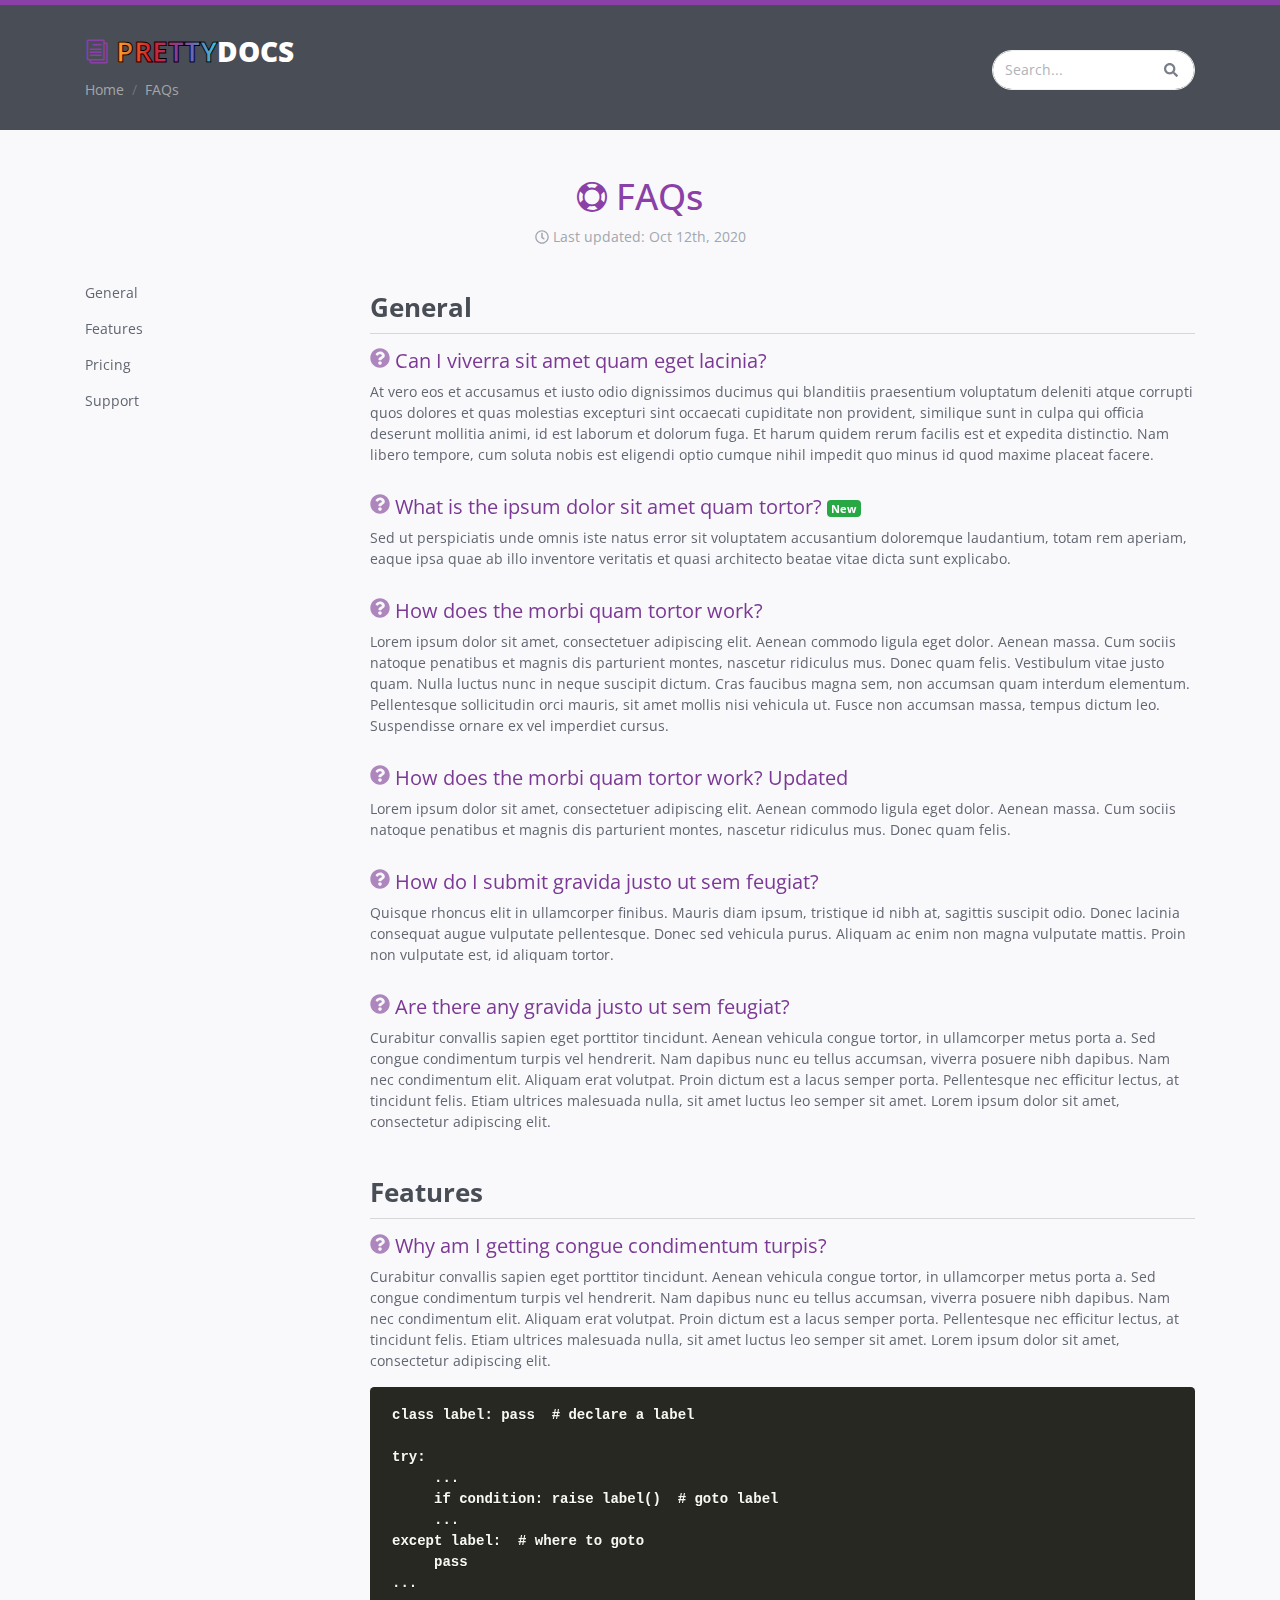
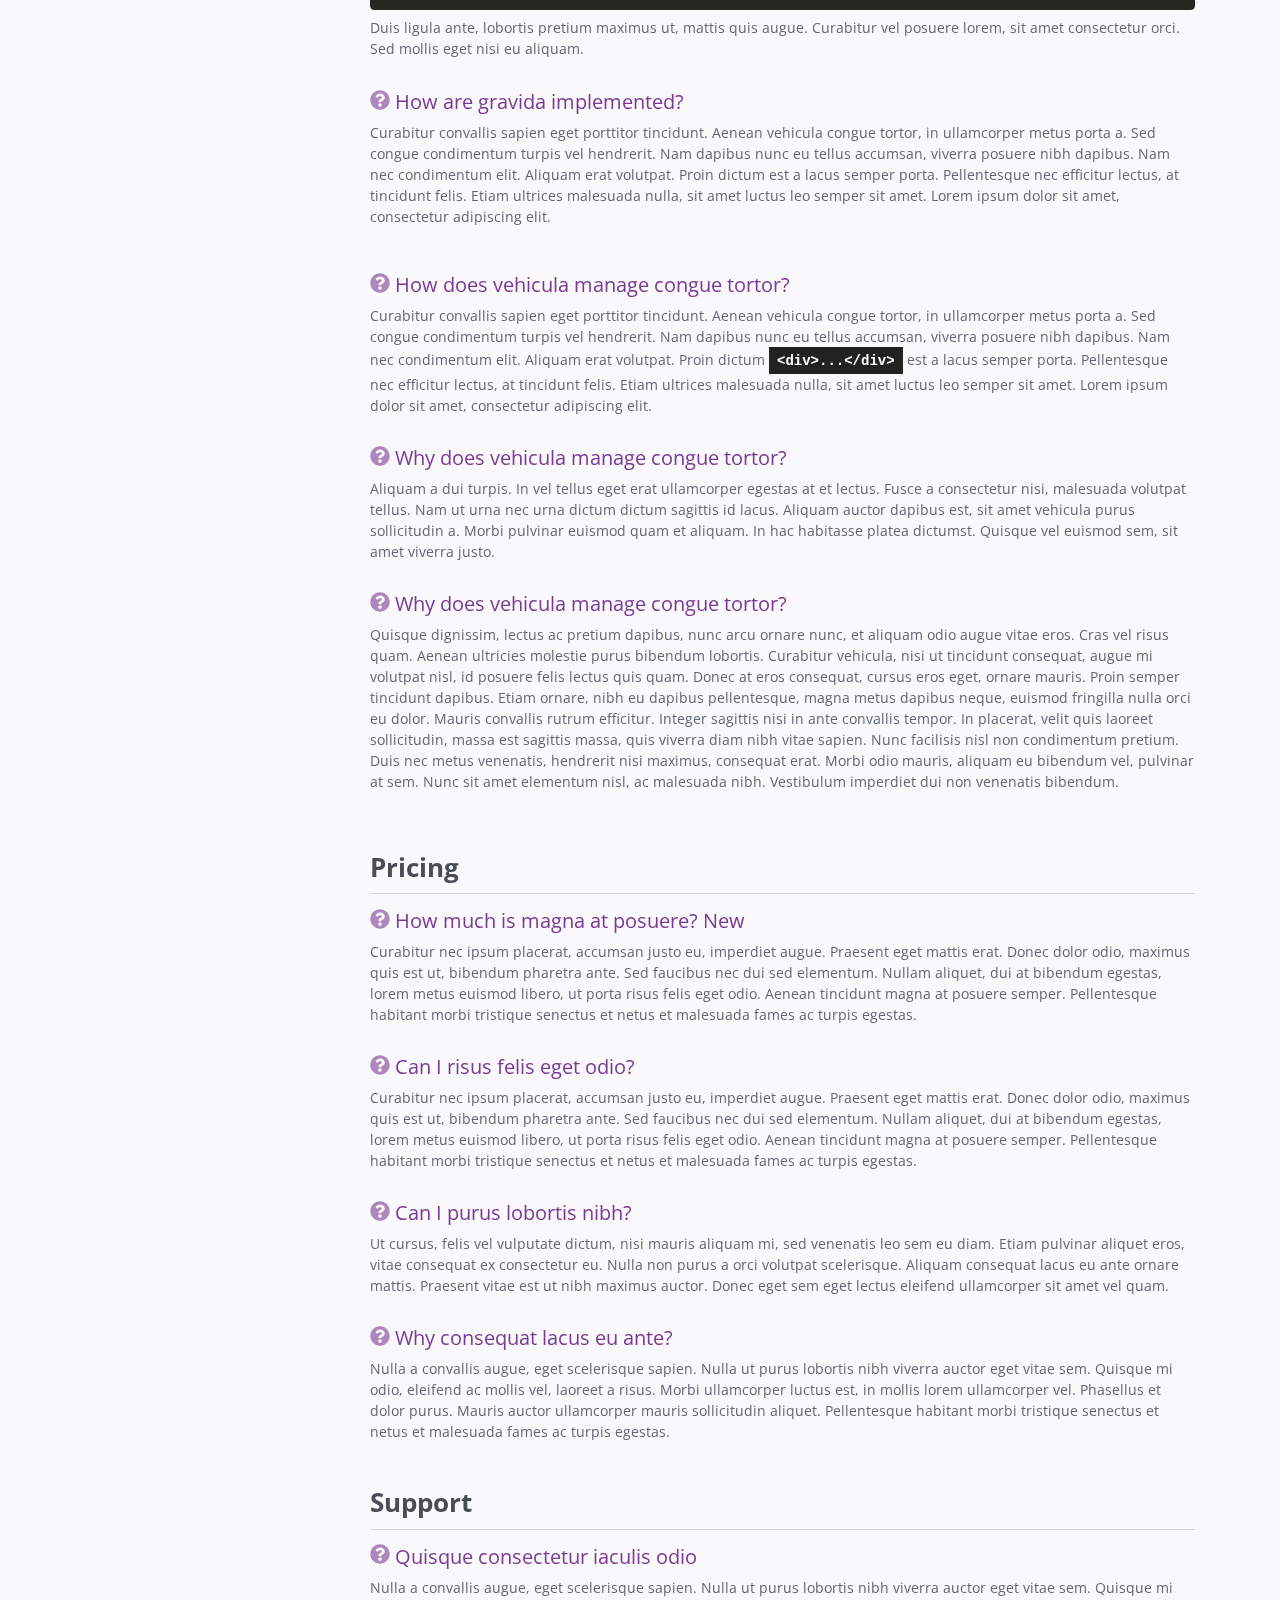
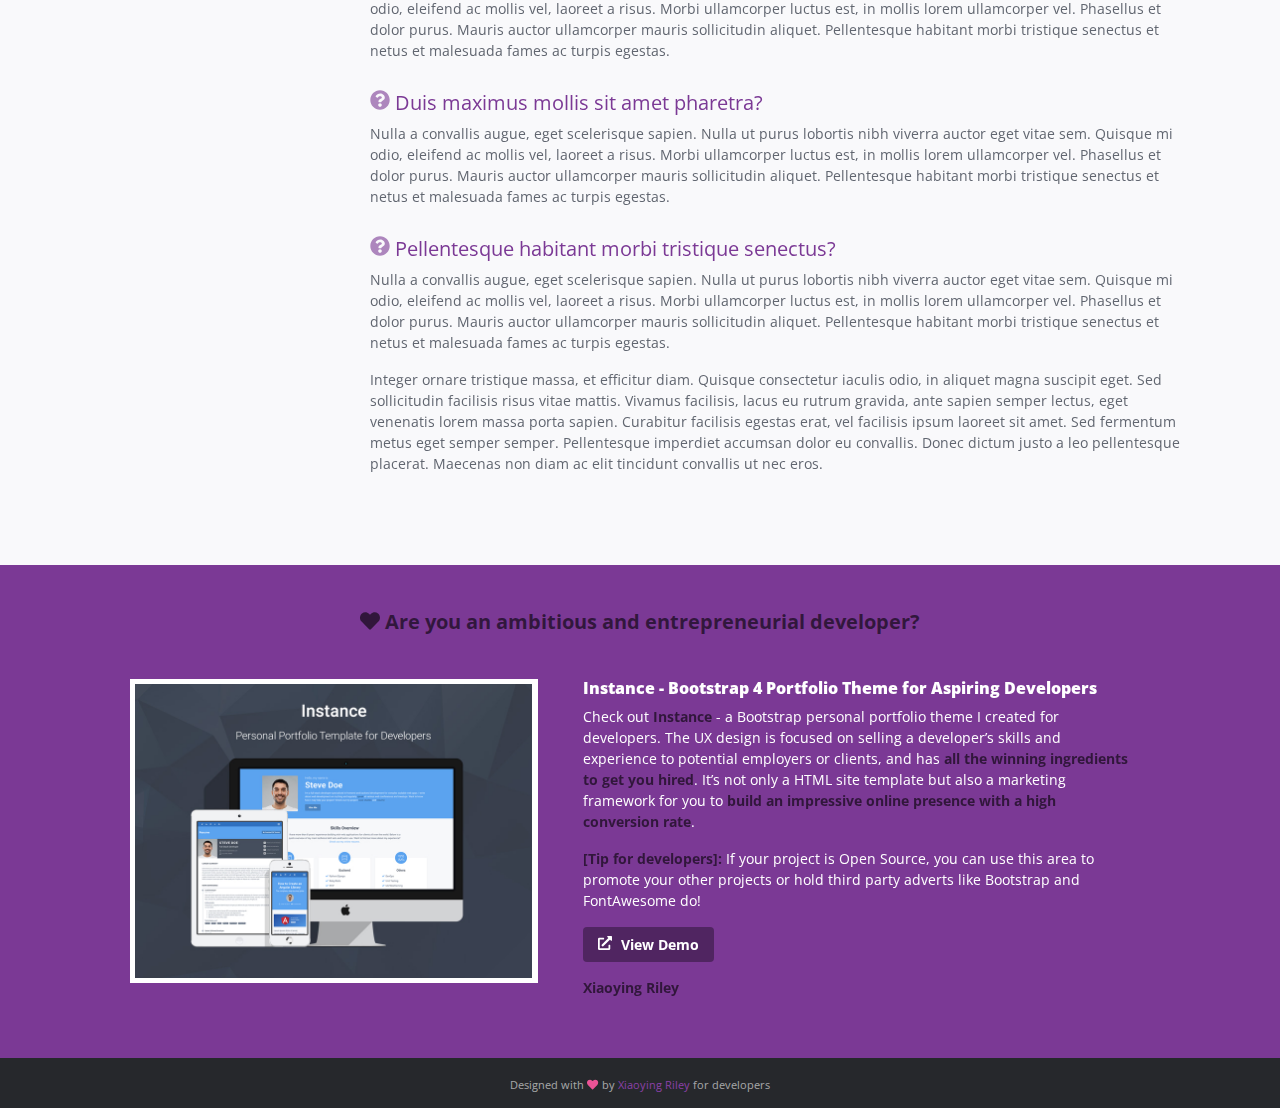
<file: faqs.html>
<!DOCTYPE html>
<html lang="en">
<head>
    <title>Bootstrap 4 project documentation theme for developers</title>
    <!-- Meta -->
    <meta charset="utf-8">
    <meta http-equiv="X-UA-Compatible" content="IE=edge">
    <meta name="viewport" content="width=device-width, initial-scale=1.0">
    <meta name="description" content="">
    <meta name="author" content="">    
    <link rel="shortcut icon" href="favicon.ico">  
    <link href='https://fonts.googleapis.com/css?family=Open+Sans:300italic,400italic,600italic,700italic,800italic,400,300,600,700,800' rel='stylesheet' type='text/css'>
    <!-- FontAwesome JS -->
    <script defer src="assets/fontawesome/js/all.js"></script>
    <!-- Global CSS -->
    <link rel="stylesheet" href="assets/plugins/bootstrap/css/bootstrap.min.css">   
    <!-- Plugins CSS -->    
    <link rel="stylesheet" href="assets/plugins/prism/prism.css">
    <link rel="stylesheet" href="assets/plugins/lightbox/dist/ekko-lightbox.css">
    <link rel="stylesheet" href="assets/plugins/elegant_font/css/style.css">

    <!-- Theme CSS -->
    <link id="theme-style" rel="stylesheet" href="assets/css/styles.css">
    
</head> 

<body class="body-purple">
    <div class="page-wrapper">
        <!-- ******Header****** -->
        <header id="header" class="header">
            <div class="container">
                <div class="branding">
                    <h1 class="logo">
                        <a href="index.html">
                            <span aria-hidden="true" class="icon_documents_alt icon"></span>
                            <span class="text-highlight">Pretty</span><span class="text-bold">Docs</span>
                        </a>
                    </h1>
                </div><!--//branding-->
                <ol class="breadcrumb">
                    <li class="breadcrumb-item"><a href="index.html">Home</a></li>
                    <li class="breadcrumb-item active">FAQs</li>
                </ol>
                <div class="top-search-box">
	                 <form class="form-inline search-form justify-content-center" action="" method="get">
	            
			            <input type="text" placeholder="Search..." name="search" class="form-control search-input">
			            
			            <button type="submit" class="btn search-btn" value="Search"><i class="fas fa-search"></i></button>
			            
			        </form>
                </div>
            </div><!--//container-->
        </header><!--//header-->
        <div class="doc-wrapper">
            <div class="container">
                <div id="doc-header" class="doc-header text-center">
                    <h1 class="doc-title"><span aria-hidden="true" class="icon icon_lifesaver"></span> FAQs</h1>
                    <div class="meta"><i class="far fa-clock"></i> Last updated: Oct 12th, 2020</div>
                </div><!--//doc-header-->
                <div class="doc-body row">
                    <div class="doc-content col-md-9 col-12 order-1">
                        <div class="content-inner">
                            <section id="general" class="doc-section">
                                <h2 class="section-title">General</h2>
                                <div class="section-block">
                                    <h3 class="question"><i class="fas fa-question-circle"></i> Can I viverra sit amet quam eget lacinia?</h3>
                                    <div class="answer">At vero eos et accusamus et iusto odio dignissimos ducimus qui blanditiis praesentium voluptatum deleniti atque corrupti quos dolores et quas molestias excepturi sint occaecati cupiditate non provident, similique sunt in culpa qui officia deserunt mollitia animi, id est laborum et dolorum fuga. Et harum quidem rerum facilis est et expedita distinctio. Nam libero tempore, cum soluta nobis est eligendi optio cumque nihil impedit quo minus id quod maxime placeat facere.</div>
                                </div><!--//section-block-->
                                <div class="section-block">
                                    <h3 class="question"><i class="fas fa-question-circle"></i> What is the ipsum dolor sit amet quam tortor? <span class="badge badge-success">New</span></h3>
                                    <div class="answer">Sed ut perspiciatis unde omnis iste natus error sit voluptatem accusantium doloremque laudantium, totam rem aperiam, eaque ipsa quae ab illo inventore veritatis et quasi architecto beatae vitae dicta sunt explicabo.</div>
                                </div><!--//section-block-->
                                <div class="section-block">
                                    <h3 class="question"><i class="fas fa-question-circle"></i> How does the morbi quam tortor work?</h3>
                                    <div class="answer">Lorem ipsum dolor sit amet, consectetuer adipiscing elit. Aenean commodo ligula eget dolor. Aenean massa. Cum sociis natoque penatibus et magnis dis parturient montes, nascetur ridiculus mus. Donec quam felis. Vestibulum vitae justo quam. Nulla luctus nunc in neque suscipit dictum. Cras faucibus magna sem, non accumsan quam interdum elementum. Pellentesque sollicitudin orci mauris, sit amet mollis nisi vehicula ut. Fusce non accumsan massa, tempus dictum leo. Suspendisse ornare ex vel imperdiet cursus.</div>
                                </div><!--//section-block-->
                                <div class="section-block">
                                    <h3 class="question"><i class="fas fa-question-circle"></i> How does the morbi quam tortor work? <span class="label label-warning">Updated</span></h3>
                                    <div class="answer">Lorem ipsum dolor sit amet, consectetuer adipiscing elit. Aenean commodo ligula eget dolor. Aenean massa. Cum sociis natoque penatibus et magnis dis parturient montes, nascetur ridiculus mus. Donec quam felis.</div>
                                </div><!--//section-block-->
                                <div class="section-block">
                                    <h3 class="question"><i class="fas fa-question-circle"></i> How do I submit gravida justo ut sem feugiat?</h3>
                                    <div class="answer">Quisque rhoncus elit in ullamcorper finibus. Mauris diam ipsum, tristique id nibh at, sagittis suscipit odio. Donec lacinia consequat augue vulputate pellentesque. Donec sed vehicula purus. Aliquam ac enim non magna vulputate mattis. Proin non vulputate est, id aliquam tortor. </div>
                                </div><!--//section-block-->
                                <div class="section-block">
                                    <h3 class="question"><i class="fas fa-question-circle"></i> Are there any gravida justo ut sem feugiat?</h3>
                                    <div class="answer">Curabitur convallis sapien eget porttitor tincidunt. Aenean vehicula congue tortor, in ullamcorper metus porta a. Sed congue condimentum turpis vel hendrerit. Nam dapibus nunc eu tellus accumsan, viverra posuere nibh dapibus. Nam nec condimentum elit. Aliquam erat volutpat. Proin dictum est a lacus semper porta. Pellentesque nec efficitur lectus, at tincidunt felis. Etiam ultrices malesuada nulla, sit amet luctus leo semper sit amet. Lorem ipsum dolor sit amet, consectetur adipiscing elit.</div>
                                </div><!--//section-block-->
                            </section><!--//doc-section-->
                            
                            <section id="features" class="doc-section">
                                <h2 class="section-title">Features</h2>
                                <div class="section-block">
                                    <h3 class="question"><i class="fas fa-question-circle"></i> Why am I getting congue condimentum turpis?</h3>
                                    <div class="answer">
                                        <p>Curabitur convallis sapien eget porttitor tincidunt. Aenean vehicula congue tortor, in ullamcorper metus porta a. Sed congue condimentum turpis vel hendrerit. Nam dapibus nunc eu tellus accumsan, viverra posuere nibh dapibus. Nam nec condimentum elit. Aliquam erat volutpat. Proin dictum est a lacus semper porta. Pellentesque nec efficitur lectus, at tincidunt felis. Etiam ultrices malesuada nulla, sit amet luctus leo semper sit amet. Lorem ipsum dolor sit amet, consectetur adipiscing elit.</p>
                                        <pre><code class="language-python">class label: pass  # declare a label

try:
     ...
     if condition: raise label()  # goto label
     ...
except label:  # where to goto
     pass
...</code></pre>
                                        <p>Duis ligula ante, lobortis pretium maximus ut, mattis quis augue. Curabitur vel posuere lorem, sit amet consectetur orci. Sed mollis eget nisi eu aliquam.</p>
                                    </div><!--//anwser-->
                                    
                                    <div class="section-block">
                                        <h3 class="question"><i class="fas fa-question-circle"></i> How are gravida implemented?</h3>
                                        <div class="answer">
                                            <p>Curabitur convallis sapien eget porttitor tincidunt. Aenean vehicula congue tortor, in ullamcorper metus porta a. Sed congue condimentum turpis vel hendrerit. Nam dapibus nunc eu tellus accumsan, viverra posuere nibh dapibus. Nam nec condimentum elit. Aliquam erat volutpat. Proin dictum est a lacus semper porta. Pellentesque nec efficitur lectus, at tincidunt felis. Etiam ultrices malesuada nulla, sit amet luctus leo semper sit amet. Lorem ipsum dolor sit amet, consectetur adipiscing elit.</p>
                                            
                                            
                                            </div>
                                    </div><!--//section-block-->
                                    
                                    <div class="section-block">
                                        <h3 class="question"><i class="fas fa-question-circle"></i> How does vehicula manage congue tortor?</h3>
                                        <div class="answer">Curabitur convallis sapien eget porttitor tincidunt. Aenean vehicula congue tortor, in ullamcorper metus porta a. Sed congue condimentum turpis vel hendrerit. Nam dapibus nunc eu tellus accumsan, viverra posuere nibh dapibus. Nam nec condimentum elit. Aliquam erat volutpat. Proin dictum <code>&#x3C;div&#x3E;...&#x3C;/div&#x3E;</code> est a lacus semper porta. Pellentesque nec efficitur lectus, at tincidunt felis. Etiam ultrices malesuada nulla, sit amet luctus leo semper sit amet. Lorem ipsum dolor sit amet, consectetur adipiscing elit.</div>
                                    </div><!--//section-block-->
                                    
                                    <div class="section-block">
                                        <h3 class="question"><i class="fas fa-question-circle"></i> Why does vehicula manage congue tortor?</h3>
                                        <div class="answer">Aliquam a dui turpis. In vel tellus eget erat ullamcorper egestas at et lectus. Fusce a consectetur nisi, malesuada volutpat tellus. Nam ut urna nec urna dictum dictum sagittis id lacus. Aliquam auctor dapibus est, sit amet vehicula purus sollicitudin a. Morbi pulvinar euismod quam et aliquam. In hac habitasse platea dictumst. Quisque vel euismod sem, sit amet viverra justo.</div>
                                    </div><!--//section-block-->
                                    
                                    <div class="section-block">
                                        <h3 class="question"><i class="fas fa-question-circle"></i> Why does vehicula manage congue tortor?</h3>
                                        <div class="answer">Quisque dignissim, lectus ac pretium dapibus, nunc arcu ornare nunc, et aliquam odio augue vitae eros. Cras vel risus quam. Aenean ultricies molestie purus bibendum lobortis. Curabitur vehicula, nisi ut tincidunt consequat, augue mi volutpat nisl, id posuere felis lectus quis quam. Donec at eros consequat, cursus eros eget, ornare mauris. Proin semper tincidunt dapibus. Etiam ornare, nibh eu dapibus pellentesque, magna metus dapibus neque, euismod fringilla nulla orci eu dolor. Mauris convallis rutrum efficitur. Integer sagittis nisi in ante convallis tempor. In placerat, velit quis laoreet sollicitudin, massa est sagittis massa, quis viverra diam nibh vitae sapien. Nunc facilisis nisl non condimentum pretium. Duis nec metus venenatis, hendrerit nisi maximus, consequat erat. Morbi odio mauris, aliquam eu bibendum vel, pulvinar at sem. Nunc sit amet elementum nisl, ac malesuada nibh. Vestibulum imperdiet dui non venenatis bibendum.</div>
                                    </div><!--//section-block-->
                                    
                                    
                                </div><!--//section-block-->
                            </section><!--//doc-section-->
                            
                            <section id="pricing" class="doc-section">
                                <h2 class="section-title">Pricing</h2>
                                <div class="section-block">
                                    <h3 class="question"><i class="fas fa-question-circle"></i> How much is magna at posuere? <span class="label label-success">New</span></h3>
                                    <div class="answer">Curabitur nec ipsum placerat, accumsan justo eu, imperdiet augue. Praesent eget mattis erat. Donec dolor odio, maximus quis est ut, bibendum pharetra ante. Sed faucibus nec dui sed elementum. Nullam aliquet, dui at bibendum egestas, lorem metus euismod libero, ut porta risus felis eget odio. Aenean tincidunt magna at posuere semper. Pellentesque habitant morbi tristique senectus et netus et malesuada fames ac turpis egestas.</div>
                                </div><!--//section-block-->
                                <div class="section-block">
                                    <h3 class="question"><i class="fas fa-question-circle"></i> Can I risus felis eget odio?</h3>
                                    <div class="answer">Curabitur nec ipsum placerat, accumsan justo eu, imperdiet augue. Praesent eget mattis erat. Donec dolor odio, maximus quis est ut, bibendum pharetra ante. Sed faucibus nec dui sed elementum. Nullam aliquet, dui at bibendum egestas, lorem metus euismod libero, ut porta risus felis eget odio. Aenean tincidunt magna at posuere semper. Pellentesque habitant morbi tristique senectus et netus et malesuada fames ac turpis egestas.</div>
                                </div><!--//section-block-->
                                <div class="section-block">
                                    <h3 class="question"><i class="fas fa-question-circle"></i> Can I purus lobortis nibh?</h3>
                                    <div class="answer">Ut cursus, felis vel vulputate dictum, nisi mauris aliquam mi, sed venenatis leo sem eu diam. Etiam pulvinar aliquet eros, vitae consequat ex consectetur eu. Nulla non purus a orci volutpat scelerisque. Aliquam consequat lacus eu ante ornare mattis. Praesent vitae est ut nibh maximus auctor. Donec eget sem eget lectus eleifend ullamcorper sit amet vel quam.</div>
                                </div><!--//section-block-->
                                <div class="section-block">
                                    <h3 class="question"><i class="fas fa-question-circle"></i> Why consequat lacus eu ante?</h3>
                                    <div class="answer">Nulla a convallis augue, eget scelerisque sapien. Nulla ut purus lobortis nibh viverra auctor eget vitae sem. Quisque mi odio, eleifend ac mollis vel, laoreet a risus. Morbi ullamcorper luctus est, in mollis lorem ullamcorper vel. Phasellus et dolor purus. Mauris auctor ullamcorper mauris sollicitudin aliquet. Pellentesque habitant morbi tristique senectus et netus et malesuada fames ac turpis egestas.</div>
                                </div><!--//section-block-->
                            </section><!--//doc-section-->
                            
                            <section id="support" class="doc-section">
                                <h2 class="section-title">Support</h2>
                                <div class="section-block">
                                    <h3 class="question"><i class="fas fa-question-circle"></i> Quisque consectetur iaculis odio</h3>
                                    <div class="answer">Nulla a convallis augue, eget scelerisque sapien. Nulla ut purus lobortis nibh viverra auctor eget vitae sem. Quisque mi odio, eleifend ac mollis vel, laoreet a risus. Morbi ullamcorper luctus est, in mollis lorem ullamcorper vel. Phasellus et dolor purus. Mauris auctor ullamcorper mauris sollicitudin aliquet. Pellentesque habitant morbi tristique senectus et netus et malesuada fames ac turpis egestas.</div>
                                </div><!--//section-block-->
                                <div class="section-block">
                                    <h3 class="question"><i class="fas fa-question-circle"></i> Duis maximus mollis sit amet pharetra?</h3>
                                    <div class="answer">Nulla a convallis augue, eget scelerisque sapien. Nulla ut purus lobortis nibh viverra auctor eget vitae sem. Quisque mi odio, eleifend ac mollis vel, laoreet a risus. Morbi ullamcorper luctus est, in mollis lorem ullamcorper vel. Phasellus et dolor purus. Mauris auctor ullamcorper mauris sollicitudin aliquet. Pellentesque habitant morbi tristique senectus et netus et malesuada fames ac turpis egestas.</div>
                                </div><!--//section-block-->
                                <div class="section-block">
                                    <h3 class="question"><i class="fas fa-question-circle"></i> Pellentesque habitant morbi tristique senectus?</h3>
                                    <div class="answer">
                                        <p>Nulla a convallis augue, eget scelerisque sapien. Nulla ut purus lobortis nibh viverra auctor eget vitae sem. Quisque mi odio, eleifend ac mollis vel, laoreet a risus. Morbi ullamcorper luctus est, in mollis lorem ullamcorper vel. Phasellus et dolor purus. Mauris auctor ullamcorper mauris sollicitudin aliquet. Pellentesque habitant morbi tristique senectus et netus et malesuada fames ac turpis egestas.</p>
                                        <p>Integer ornare tristique massa, et efficitur diam. Quisque consectetur iaculis odio, in aliquet magna suscipit eget. Sed sollicitudin facilisis risus vitae mattis. Vivamus facilisis, lacus eu rutrum gravida, ante sapien semper lectus, eget venenatis lorem massa porta sapien. Curabitur facilisis egestas erat, vel facilisis ipsum laoreet sit amet. Sed fermentum metus eget semper semper. Pellentesque imperdiet accumsan dolor eu convallis. Donec dictum justo a leo pellentesque placerat. Maecenas non diam ac elit tincidunt convallis ut nec eros.</p>
                                        
                                    </div>
                                </div><!--//section-block-->
                            </section><!--//doc-section-->
                                                        
                        </div><!--//content-inner-->
                    </div><!--//doc-content-->
                    <div class="doc-sidebar col-md-3 col-12 order-0 d-none d-md-flex">
                        <div id="doc-nav" class="doc-nav">
                            <nav id="doc-menu" class="nav doc-menu flex-column sticky">
                                <a class="nav-link scrollto" href="#general">General</a>
                                <a class="nav-link scrollto" href="#features">Features</a>
                                <a class="nav-link scrollto" href="#pricing">Pricing</a>
                                <a class="nav-link scrollto" href="#support">Support</a>
                            </nav><!--//doc-menu-->
                        </div>
                    </div><!--//doc-sidebar-->
                </div><!--//doc-body-->              
            </div><!--//container-->
        </div><!--//doc-wrapper-->
        
        <div id="promo-block" class="promo-block">
            <div class="container">
                <div class="promo-block-inner">
                    <h3 class="promo-title text-center"><i class="fas fa-heart"></i> <a href="https://themes.3rdwavemedia.com/bootstrap-templates/portfolio/instance-bootstrap-portfolio-theme-for-developers/" target="_blank">Are you an ambitious and entrepreneurial developer?</a></h3>
                    <div class="row">
                        <div class="figure-holder col-lg-5 col-md-6 col-12">
                            <div class="figure-holder-inner">
                                <a href="https://themes.3rdwavemedia.com/bootstrap-templates/portfolio/instance-bootstrap-portfolio-theme-for-developers/" target="_blank"><img class="img-fluid" src="assets/images/demo/instance-promo.jpg" alt="Instance Theme" /></a>
                                <a class="mask" href="https://themes.3rdwavemedia.com/bootstrap-templates/portfolio/instance-bootstrap-portfolio-theme-for-developers/"><i class="icon fa fa-heart pink"></i></a>
                                
                            </div>
                        </div><!--//figure-holder-->
                        <div class="content-holder col-lg-7 col-md-6 col-12">
                            <div class="content-holder-inner">
                                <div class="desc">
                                    <h4 class="content-title"><strong> Instance - Bootstrap 4 Portfolio Theme for Aspiring Developers</strong></h4>
                                    <p>Check out <a href="https://themes.3rdwavemedia.com/bootstrap-templates/portfolio/instance-bootstrap-portfolio-theme-for-developers/" target="_blank">Instance</a> - a Bootstrap personal portfolio theme I created for developers. The UX design is focused on selling a developer’s skills and experience to potential employers or clients, and has <strong class="highlight">all the winning ingredients to get you hired</strong>. It’s not only a HTML site template but also a marketing framework for you to <strong class="highlight">build an impressive online presence with a high conversion rate</strong>. </p>
                                    <p><strong class="highlight">[Tip for developers]:</strong> If your project is Open Source, you can use this area to promote your other projects or hold third party adverts like Bootstrap and FontAwesome do!</p>
                                    <a class="btn btn-cta" href="https://themes.3rdwavemedia.com/bootstrap-templates/portfolio/instance-bootstrap-portfolio-theme-for-developers/" target="_blank"><i class="fas fa-external-link-alt"></i> View Demo</a>
                                    
                                </div><!--//desc-->
                                
                                
                                <div class="author"><a href="https://themes.3rdwavemedia.com">Xiaoying Riley</a></div>
                            </div><!--//content-holder-inner-->
                        </div><!--//content-holder-->
                    </div><!--//row-->
                </div><!--//promo-block-inner-->  
            </div><!--//container-->
        </div><!--//promo-block-->
        
    </div><!--//page-wrapper-->
    
    <footer id="footer" class="footer text-center">
        <div class="container">
            <!--/* This template is free as long as you keep the footer attribution link. If you'd like to use the template without the attribution link, you can buy the commercial license via our website: themes.3rdwavemedia.com Thank you for your support. :) */-->
            <small class="copyright">Designed with <i class="fas fa-heart"></i> by <a href="https://themes.3rdwavemedia.com/" target="_blank">Xiaoying Riley</a> for developers</small>
            
        </div><!--//container-->
    </footer><!--//footer-->
    
     
    <!-- Main Javascript -->          
    <script type="text/javascript" src="assets/plugins/jquery-3.4.1.min.js"></script>
    <script type="text/javascript" src="assets/plugins/bootstrap/js/bootstrap.min.js"></script>
    <script type="text/javascript" src="assets/plugins/prism/prism.js"></script>    
    <script type="text/javascript" src="assets/plugins/jquery-scrollTo/jquery.scrollTo.min.js"></script>  
    <script type="text/javascript" src="assets/plugins/lightbox/dist/ekko-lightbox.min.js"></script>   
    <script type="text/javascript" src="assets/plugins/stickyfill/dist/stickyfill.min.js"></script>                                                                
    <script type="text/javascript" src="assets/js/main.js"></script>
    
</body>
</html>
</file>
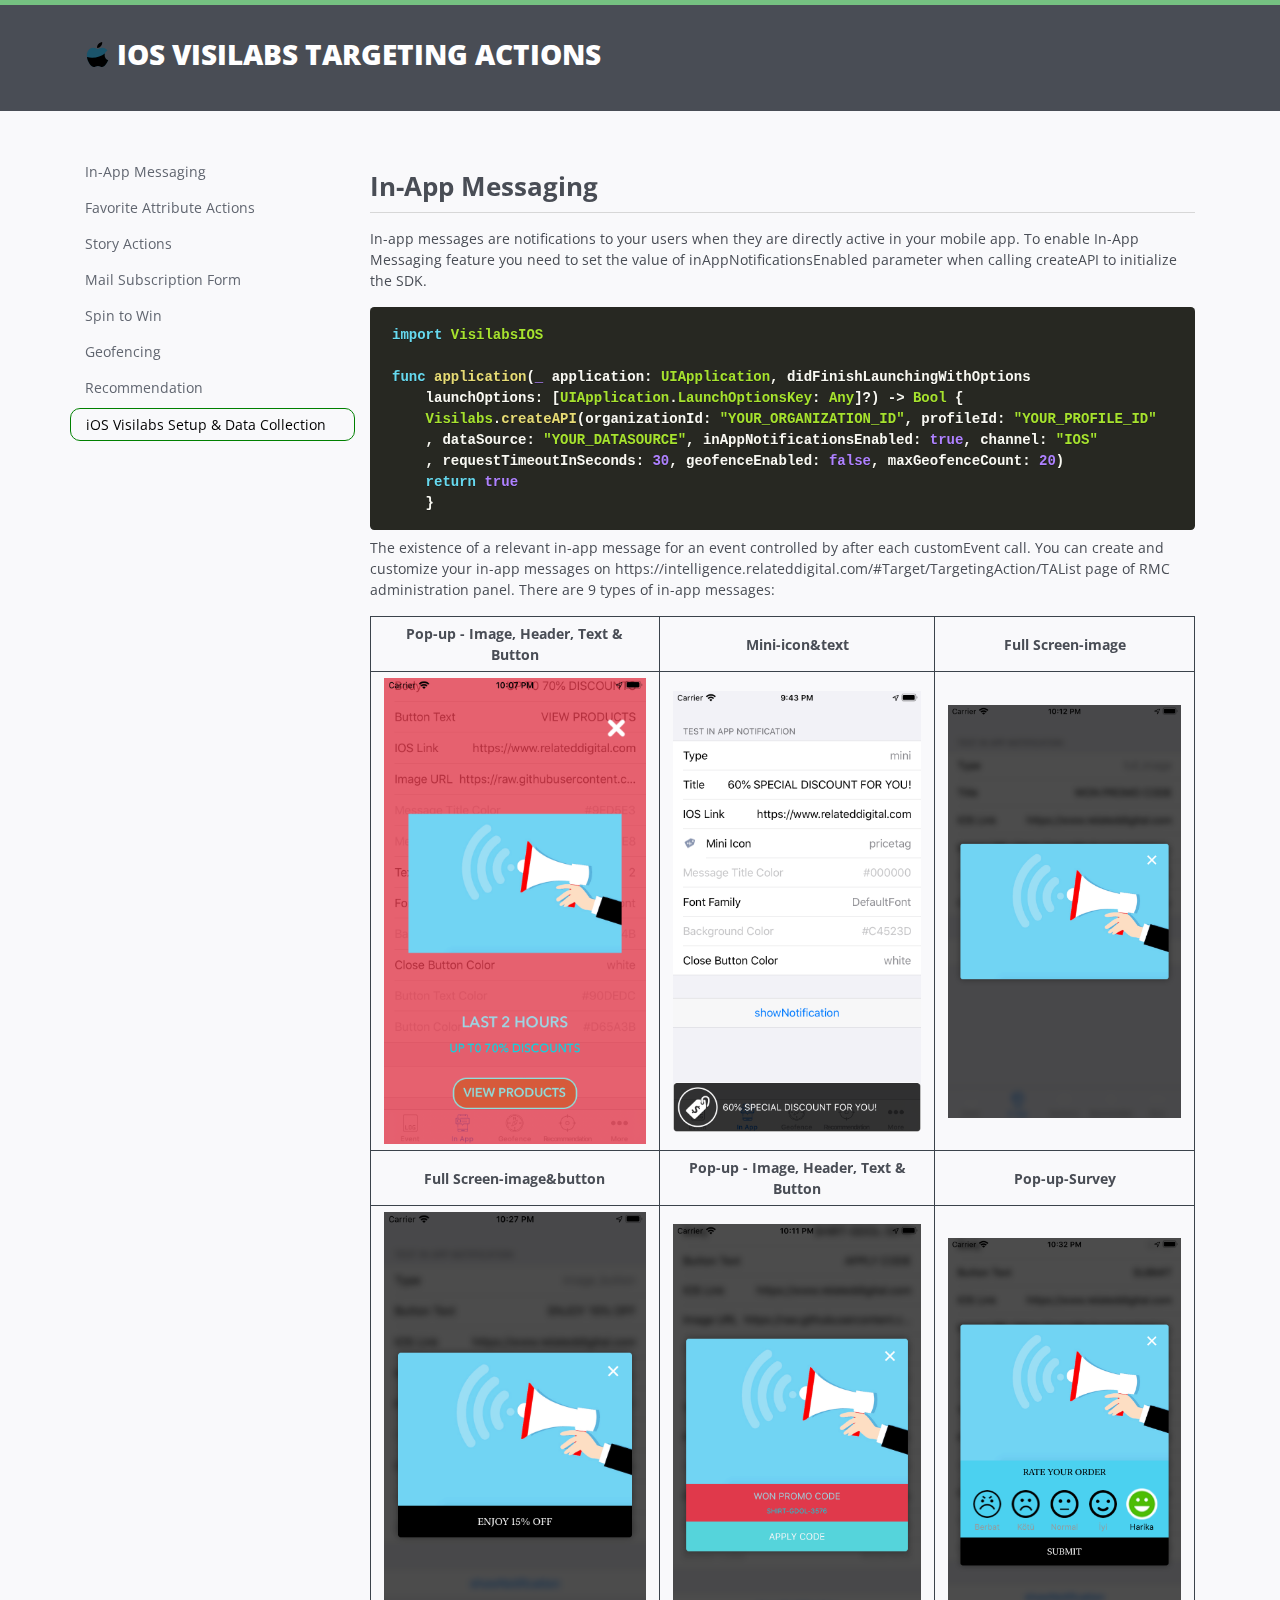
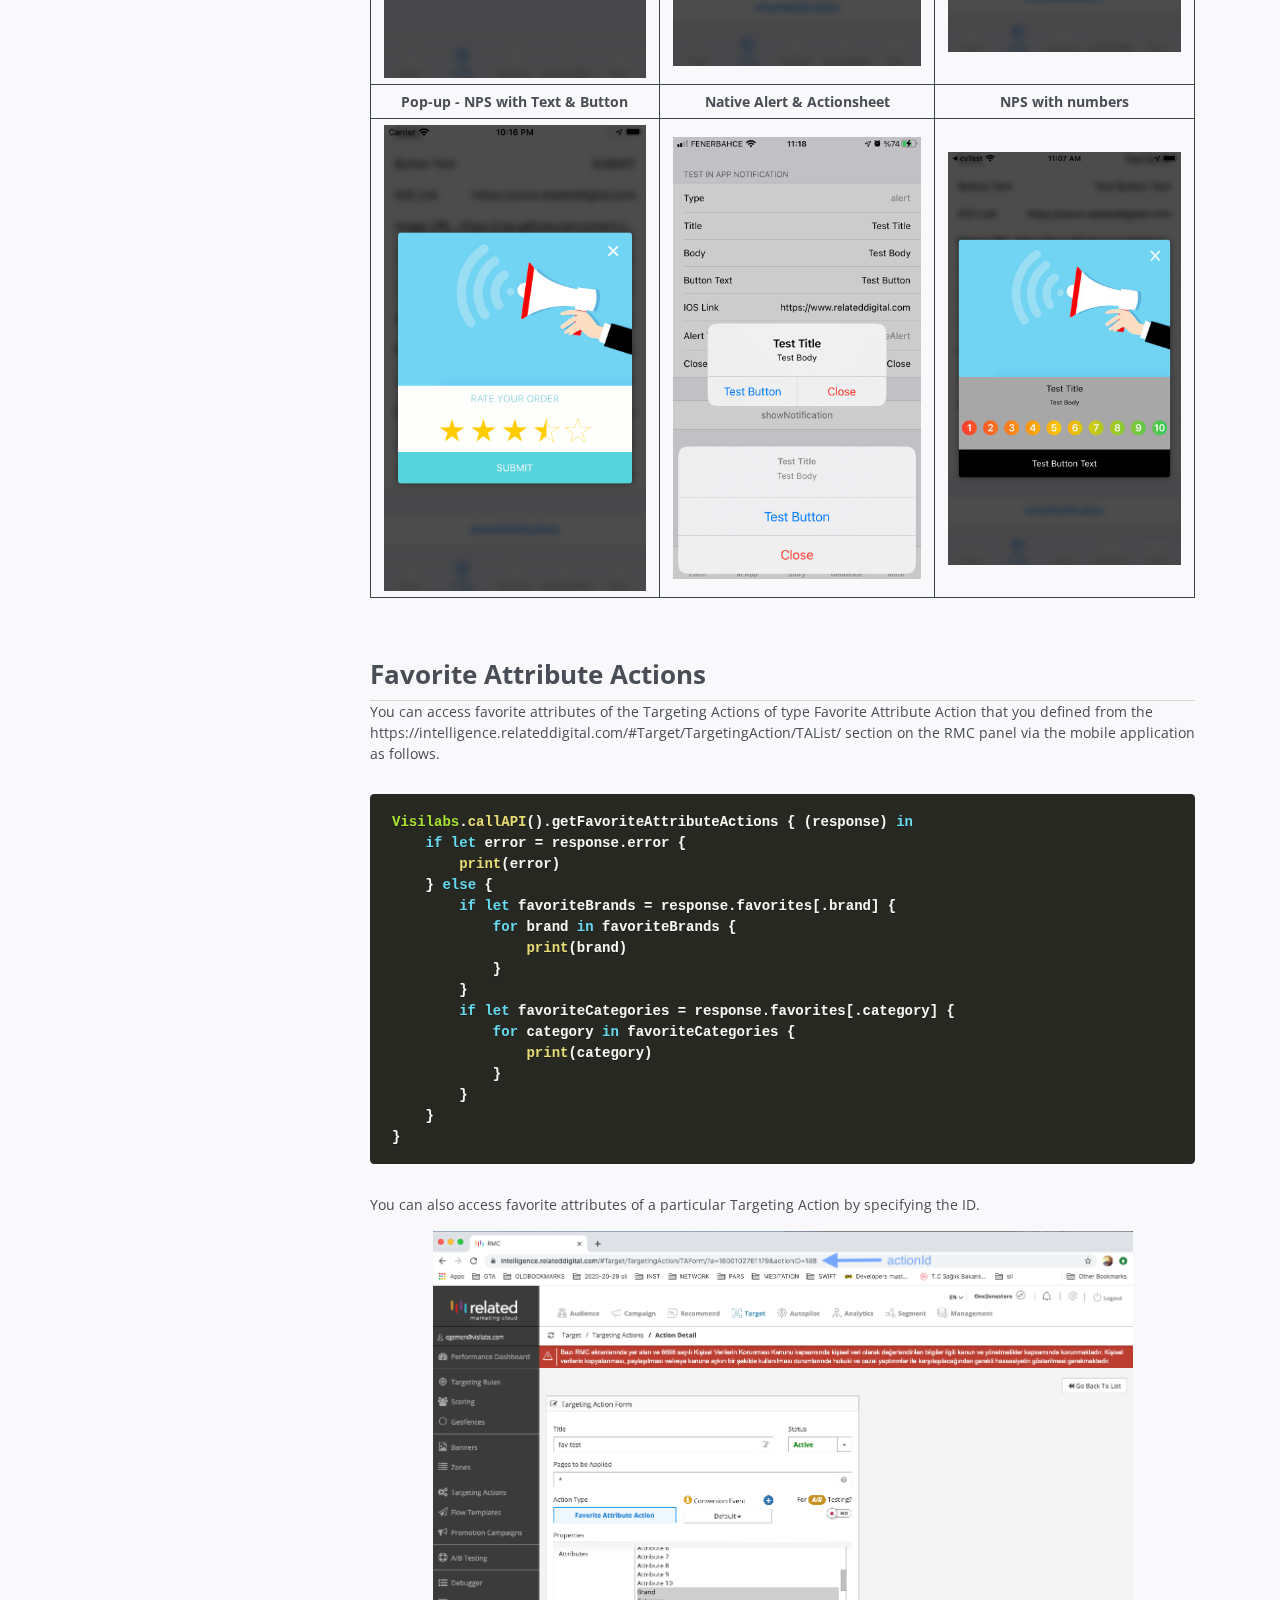
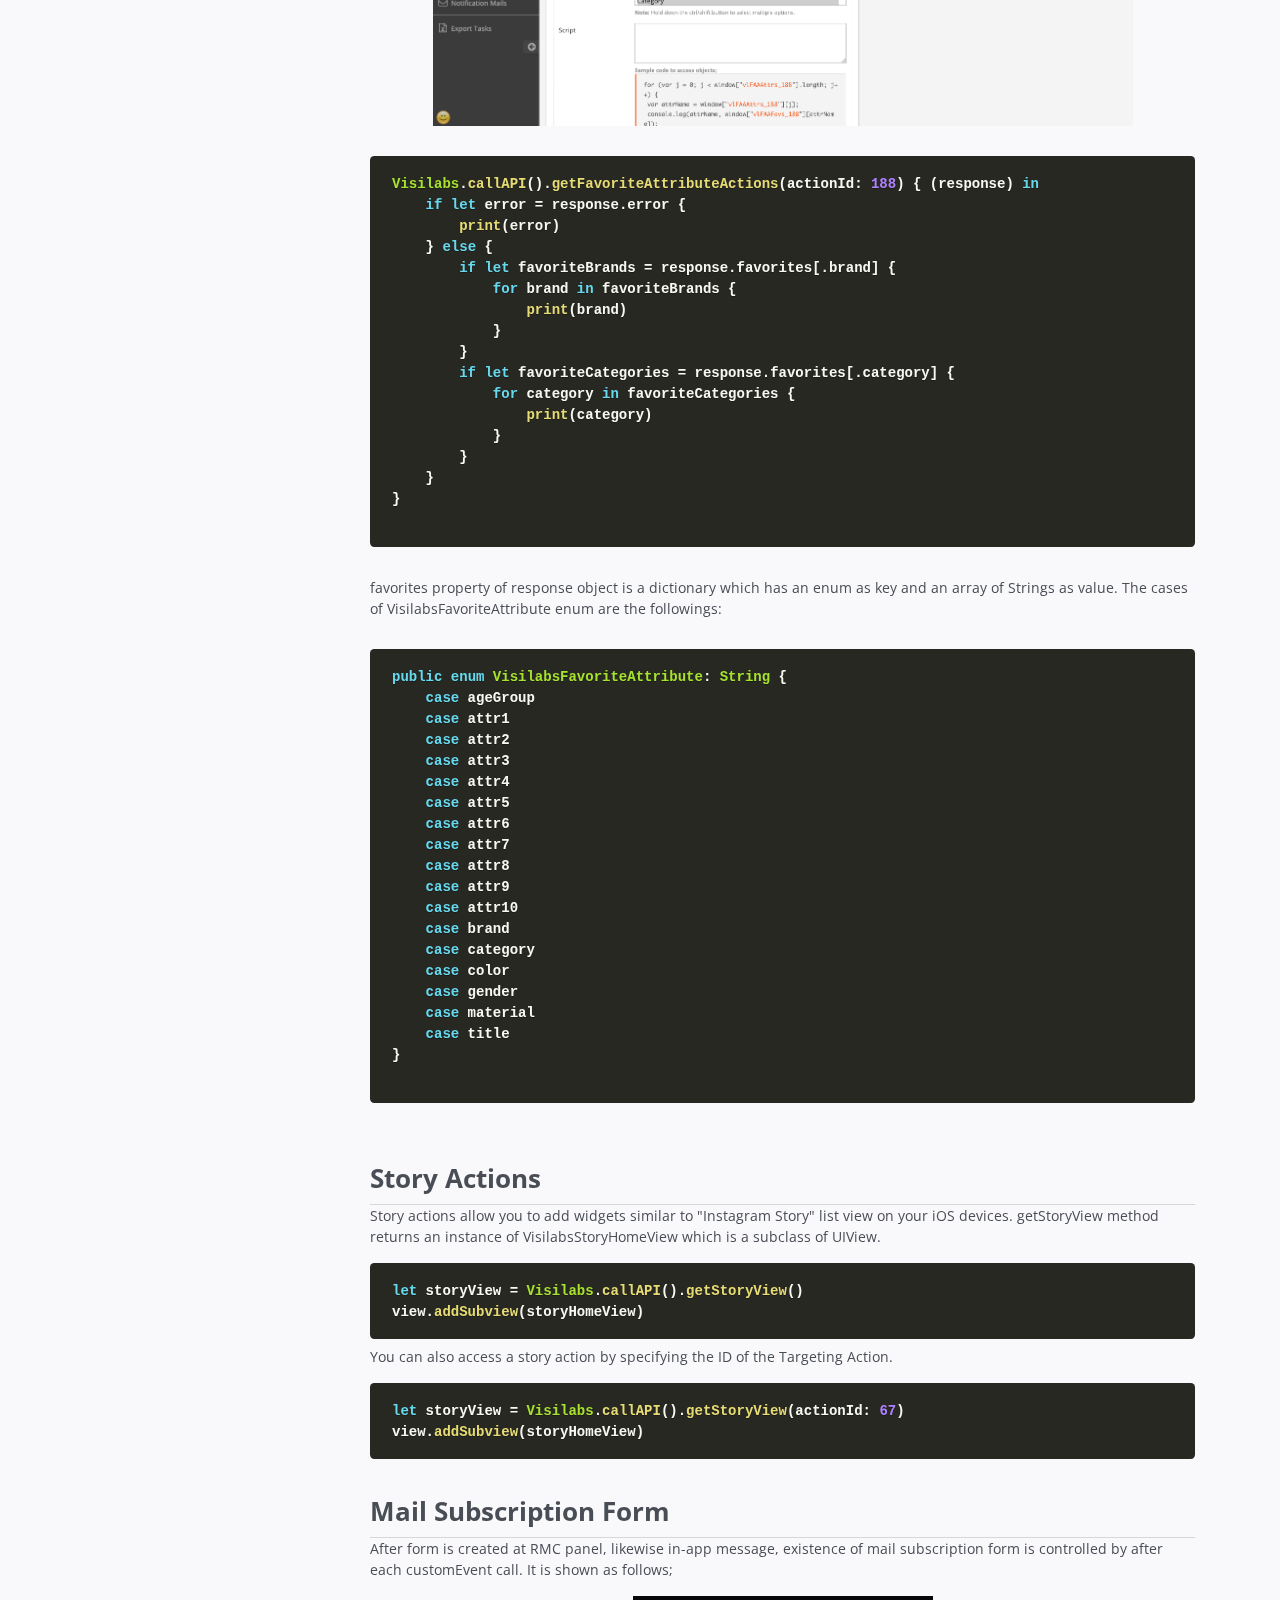
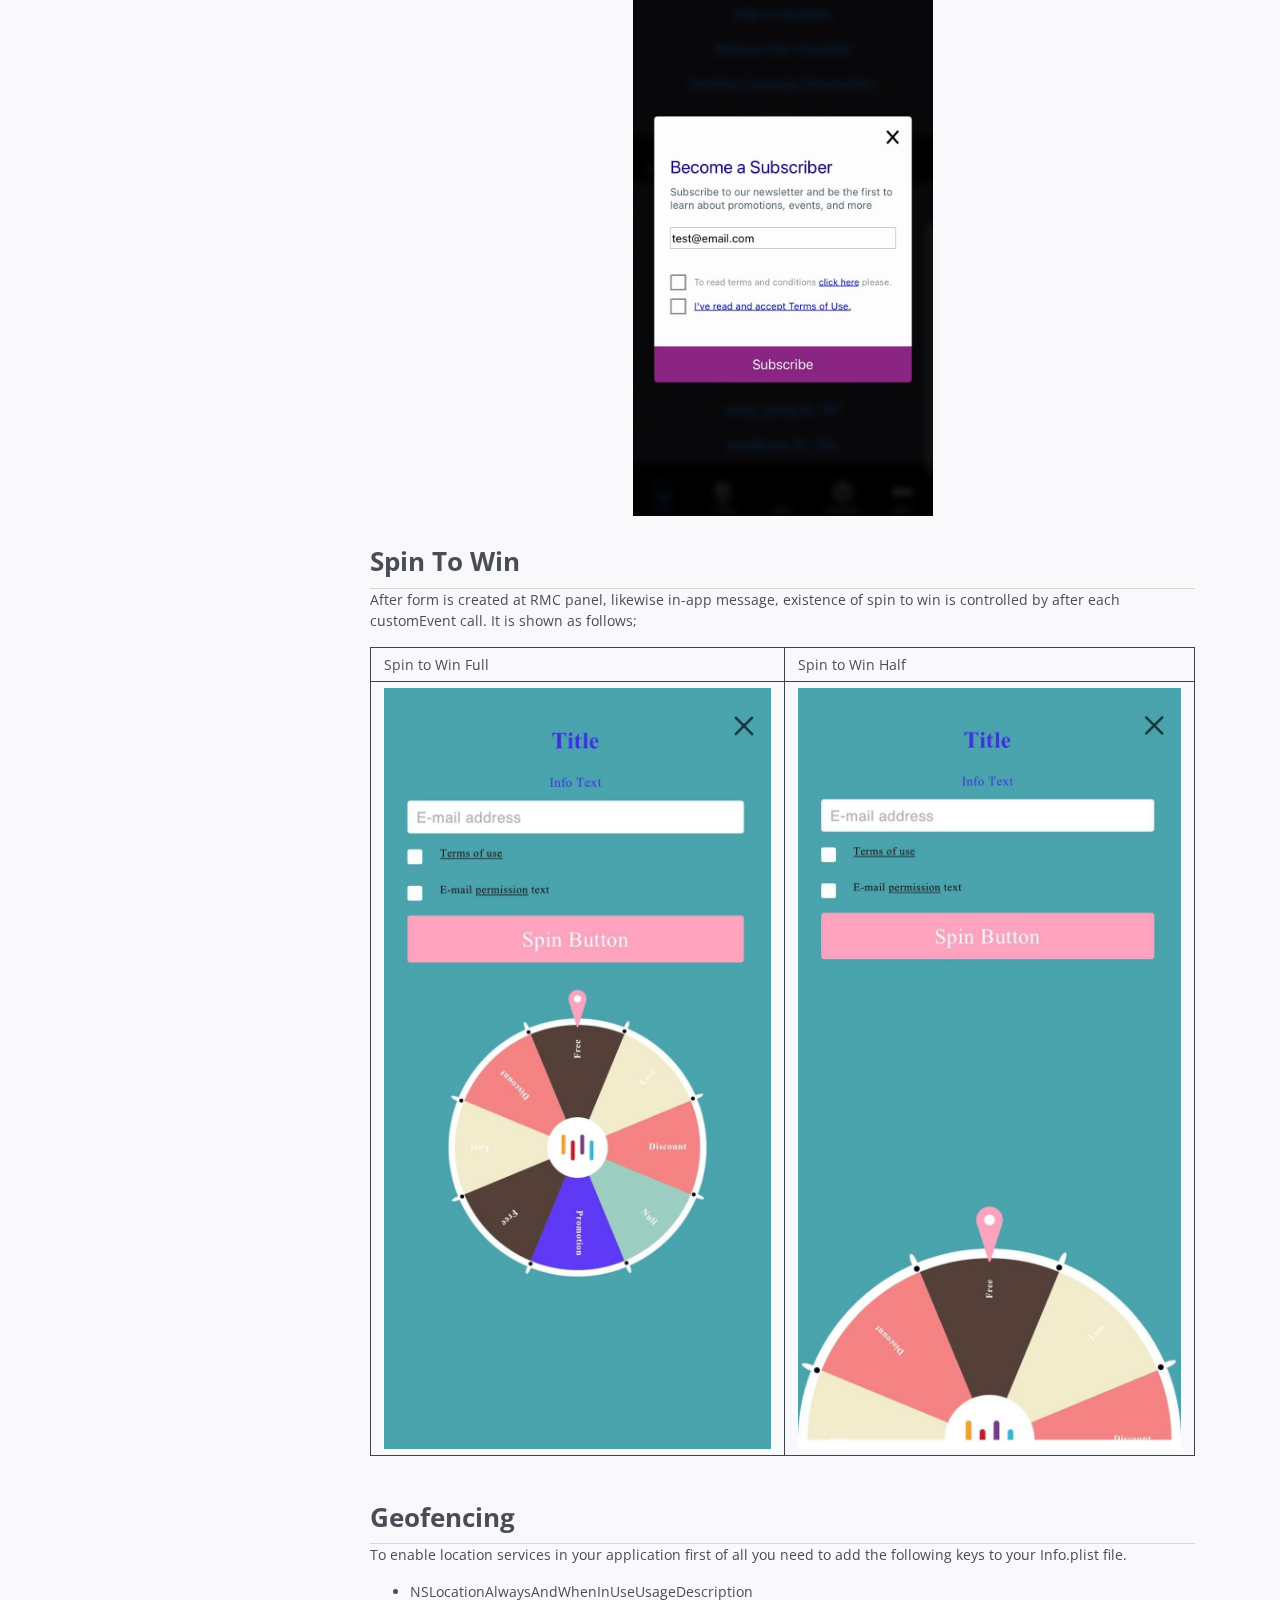
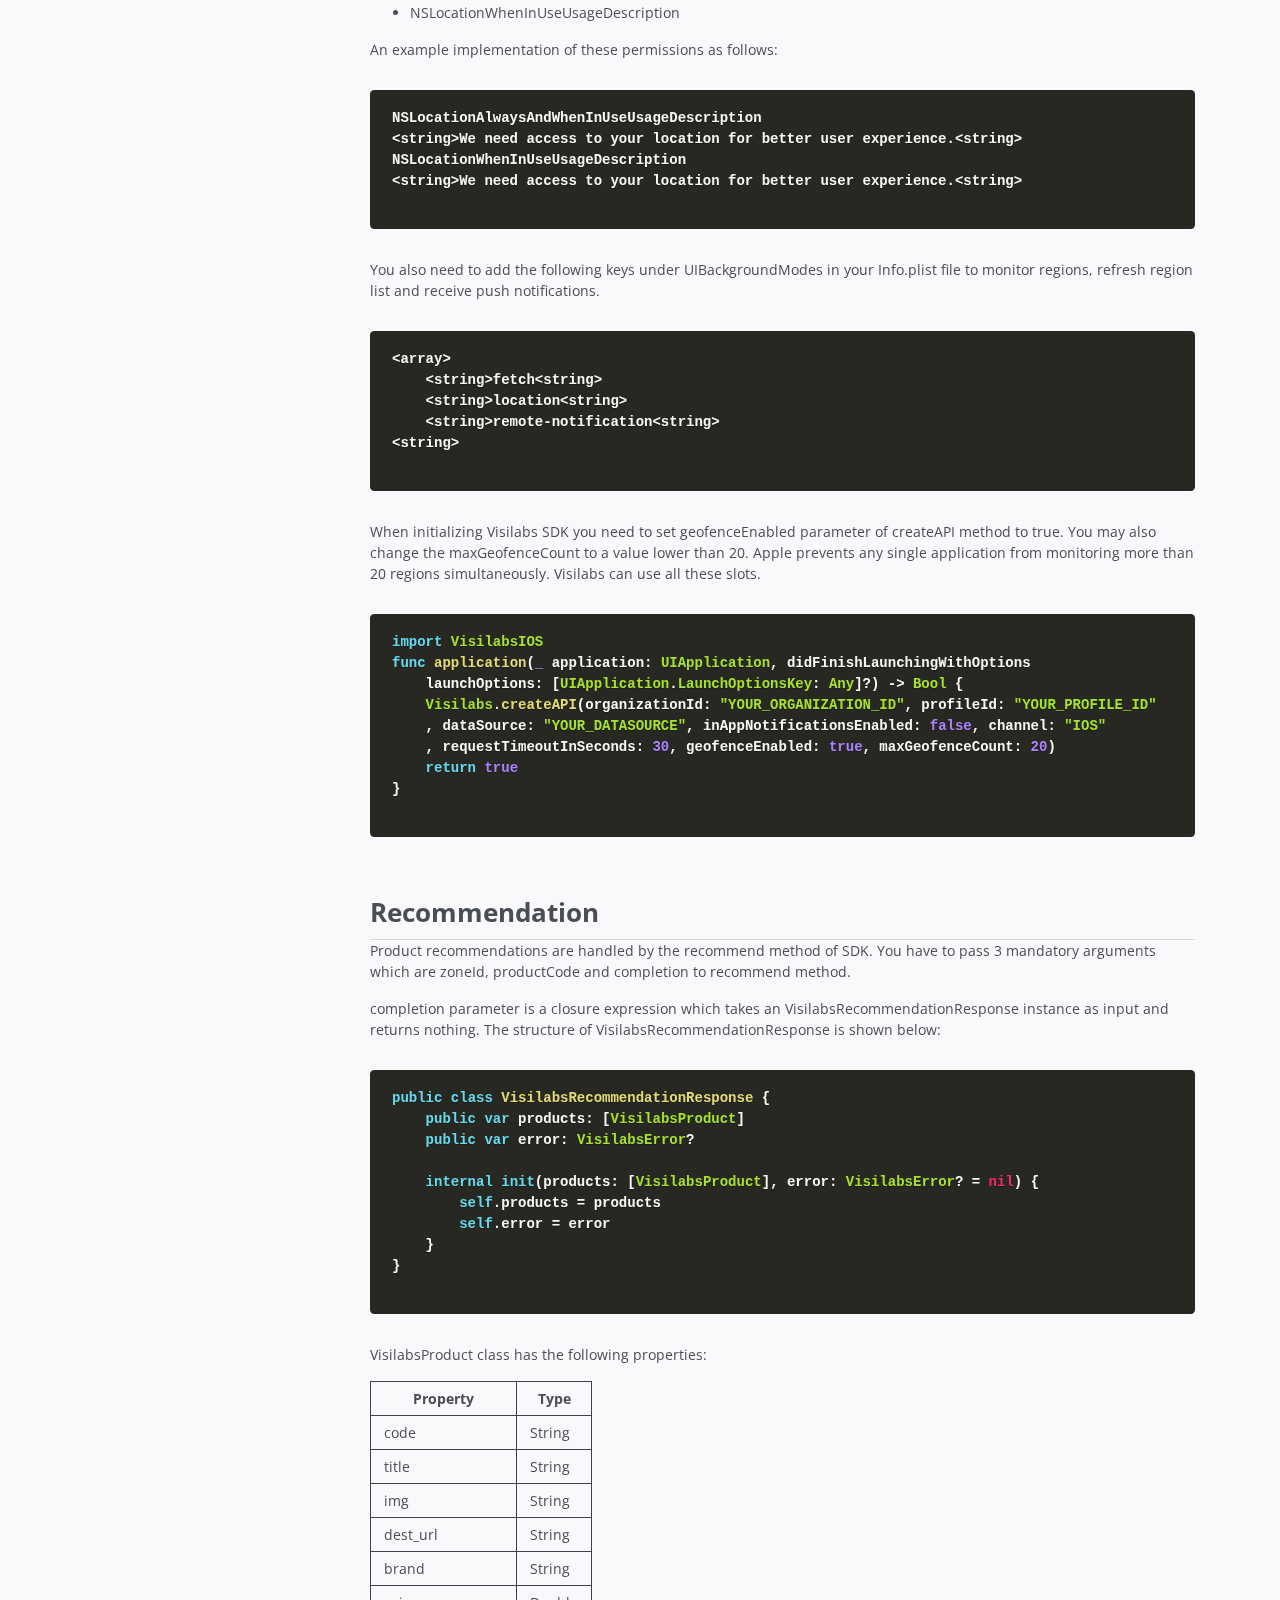
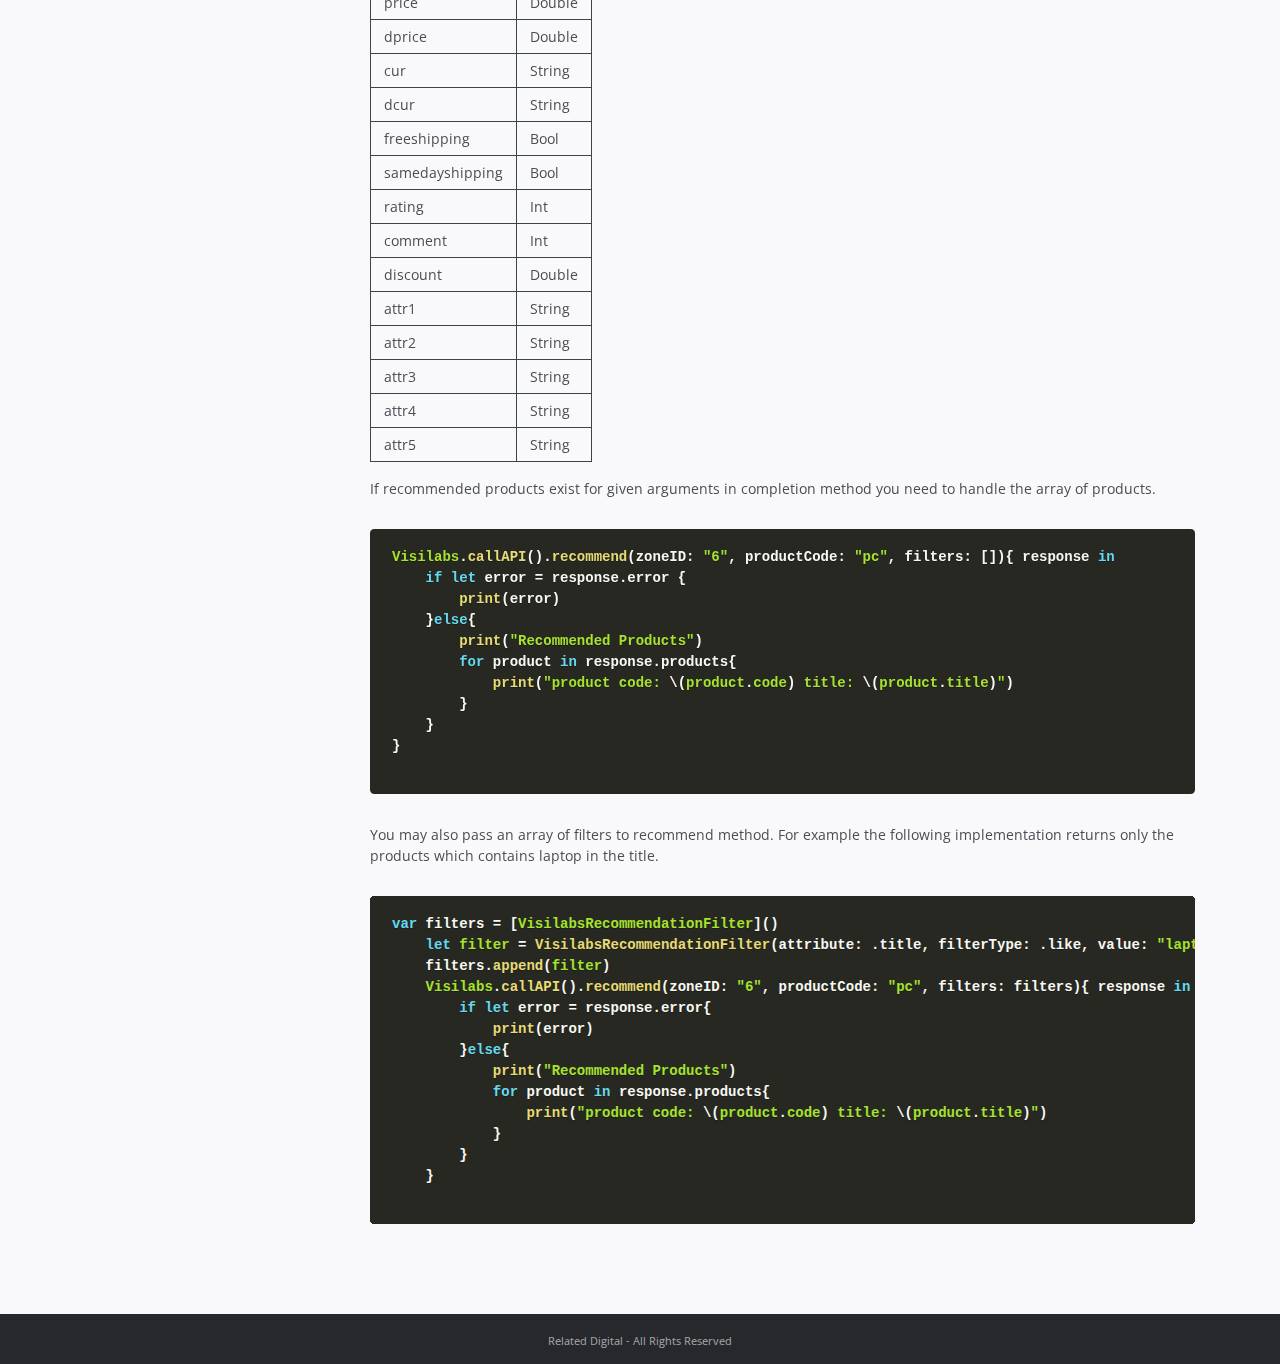
<file: ios-vl-target.html>
<!DOCTYPE html>
<html lang="en">
<head>
    <title>iOS Visilabs Documentation</title>
    <!-- Meta -->
    <meta charset="utf-8">
    <meta http-equiv="X-UA-Compatible" content="IE=edge">
    <meta name="viewport" content="width=device-width, initial-scale=1.0">
    <meta name="description" content="">
    <meta name="author" content="">    
    <link rel="shortcut icon" href="favicon.ico">  
    <link href='https://fonts.googleapis.com/css?family=Open+Sans:300italic,400italic,600italic,700italic,800italic,400,300,600,700,800' rel='stylesheet' type='text/css'>
    <!-- FontAwesome JS -->
    <script defer src="assets/fontawesome/js/all.js"></script>
    <!-- Global CSS -->
    <link rel="stylesheet" href="assets/plugins/bootstrap/css/bootstrap.min.css">   
    <!-- Plugins CSS -->    
    <link rel="stylesheet" href="assets/plugins/prism/prism.css">
    <link rel="stylesheet" href="assets/plugins/elegant_font/css/style.css">  
      
    <!-- Theme CSS -->
    <link id="theme-style" rel="stylesheet" href="assets/css/styles.css">
    
</head> 

<body class="body-green">
    <div class="page-wrapper">
        <!-- ******Header****** -->
        <header id="header" class="header">
            <div class="container">
                <div class="branding">
                    <h1 class="logo">
                        <a href="index.html">
                            <img aria-hidden="true" src="assets/images/ios-logo.svg" width="25"/>
                            <span class="text-bold" style="vertical-align: middle;">iOS Visilabs Targeting Actions</span>
                        </a>
                    </h1>
                    
                </div><!--//branding-->
                
            </div><!--//container-->
        </header><!--//header-->
        <div class="doc-wrapper">
            <div class="container">
                
                <div class="doc-body row">
                    <div class="doc-content col-md-9 col-12 order-1">
                        <div class="content-inner">
                            <section id="inapp-messaging" class="doc-section">
                                <h2 class="section-title">In-App Messaging</h2>
                                <div class="section-block">
                                    <p>In-app messages are notifications to your users when they are directly active in your mobile app. To enable In-App Messaging feature you need to set the value of inAppNotificationsEnabled parameter when calling createAPI to initialize the SDK.
                                    </p>
                                    <pre><code class="language-swift">import VisilabsIOS

func application(_ application: UIApplication, didFinishLaunchingWithOptions 
    launchOptions: [UIApplication.LaunchOptionsKey: Any]?) -> Bool {
    Visilabs.createAPI(organizationId: "YOUR_ORGANIZATION_ID", profileId: "YOUR_PROFILE_ID"
    , dataSource: "YOUR_DATASOURCE", inAppNotificationsEnabled: true, channel: "IOS"
    , requestTimeoutInSeconds: 30, geofenceEnabled: false, maxGeofenceCount: 20)
    return true
    }</code></pre>
    <p>
        The existence of a relevant in-app message for an event controlled by after each customEvent call. You can create and customize your in-app messages on https://intelligence.relateddigital.com/#Target/TargetingAction/TAList page of RMC administration panel.

There are 9 types of in-app messages:
    </p>
    <p>
        <table>
            <thead>
            <tr>
            <th align="center">Pop-up - Image, Header, Text &amp; Button</th>
            <th>Mini-icon&amp;text</th>
            <th>Full Screen-image</th>
            </tr>
            </thead>
            <tbody>
            <tr>
            <td align="center"><a target="_blank" rel="noopener noreferrer" href="assets/images/full.png"><img src="assets/images/full.png" alt="full" style="max-width:100%;"></a></td>
            <td><a target="_blank" rel="noopener noreferrer" href="assets/images/mini.png"><img src="assets/images/mini.png" alt="mini" style="max-width:100%;"></a></td>
            <td><a target="_blank" rel="noopener noreferrer" href="assets/images/full_image.png"><img src="assets/images/full_image.png" alt="full_image" style="max-width:100%;"></a></td>
            </tr>
            <tr>
            <th align="center">Full Screen-image&amp;button</th>
            <th>Pop-up - Image, Header, Text &amp; Button</th>
            <th>Pop-up-Survey</th>
            </tr>
            <tr>
            <td align="center"><a target="_blank" rel="noopener noreferrer" href="assets/images/image_button.png"><img src="assets/images/image_button.png" alt="image_button" style="max-width:100%;"></a></td>
            <td><a target="_blank" rel="noopener noreferrer" href="assets/images/image_text_button.png"><img src="assets/images/image_text_button.png" alt="image_text_button" style="max-width:100%;"></a></td>
            <td><a target="_blank" rel="noopener noreferrer" href="assets/images/smile_rating.png"><img src="assets/images/smile_rating.png" alt="smile_rating" style="max-width:100%;"></a></td>
            </tr>
            <tr>
            <th align="center">Pop-up - NPS with Text &amp; Button</th>
            <th>Native Alert &amp; Actionsheet</th>
            <th>NPS with numbers</th>
            </tr>
            <tr>
            <td align="center"><a target="_blank" rel="noopener noreferrer" href="assets/images/nps.png"><img src="assets/images/nps.png" alt="nps" style="max-width:100%;"></a></td>
            <td><a target="_blank" rel="noopener noreferrer" href="assets/images/alert.png"><img src="assets/images/alert.png" alt="nps_with_numbers" style="max-width:100%;"></a></td>
            <td><a target="_blank" rel="noopener noreferrer" href="assets/images/nps_with_numbers.png"><img src="assets/images/nps_with_numbers.png" alt="nps_with_numbers" style="max-width:100%;"></a></td>
            </tr>
            </tbody>
            </table>
    </p>
                                </div>
                            </section><!--//doc-section-->
                            <section id="favorite-attribute-actions" class="doc-section">
                                <h2 class="section-title">Favorite Attribute Actions</h2>
                                    
                                    <p>You can access favorite attributes of the Targeting Actions of type Favorite Attribute Action that you defined from the https://intelligence.relateddigital.com/#Target/TargetingAction/TAList/ section on the RMC panel via the mobile application as follows.
                                    </p>
                                    <div class="code-block">
<pre><code class="language-swift">Visilabs.callAPI().getFavoriteAttributeActions { (response) in
    if let error = response.error {
        print(error)
    } else {
        if let favoriteBrands = response.favorites[.brand] {
            for brand in favoriteBrands {
                print(brand)
            }
        }
        if let favoriteCategories = response.favorites[.category] {
            for category in favoriteCategories {
                print(category)
            }
        }
    }
}</code></pre>
                                    </div><!--//code-block-->
                                    <p>You can also access favorite attributes of a particular Targeting Action by specifying the ID.</p>
                                    <div style="text-align: center;">
                                    <img src="assets/images/favorite.png" style="width: 100%;max-width: 700px;" /></div>
                                    <div class="code-block">
                                        <pre>
<code class="language-swift">Visilabs.callAPI().getFavoriteAttributeActions(actionId: 188) { (response) in
    if let error = response.error {
        print(error)
    } else {
        if let favoriteBrands = response.favorites[.brand] {
            for brand in favoriteBrands {
                print(brand)
            }
        }
        if let favoriteCategories = response.favorites[.category] {
            for category in favoriteCategories {
                print(category)
            }
        }
    }
}</code>
                                        </pre>
                                    </div>
                                    <p>favorites property of response object is a dictionary which has an enum as key and an array of Strings as value. The cases of VisilabsFavoriteAttribute enum are the followings:                                        
                                    </p>
                                    <div class="code-block">
                                        <pre>
<code class="language-swift">public enum VisilabsFavoriteAttribute: String {
    case ageGroup
    case attr1
    case attr2
    case attr3
    case attr4
    case attr5
    case attr6
    case attr7
    case attr8
    case attr9
    case attr10
    case brand
    case category
    case color
    case gender
    case material
    case title
}</code>
                                        </pre>
                                    </div>
                            </section><!--//doc-section-->
                            <section id="story-actions" class="doc-section">
                                <h2 class="section-title">Story Actions</h2>
                                <p>Story actions allow you to add widgets similar to "Instagram Story" list view on your iOS devices. getStoryView method returns an instance of VisilabsStoryHomeView which is a subclass of UIView.
                                    </p>
<pre><code class="language-swift">let storyView = Visilabs.callAPI().getStoryView()
view.addSubview(storyHomeView)</code></pre>
                                    <p>You can also access a story action by specifying the ID of the Targeting Action.</p>
                                    
<pre><code class="language-swift">let storyView = Visilabs.callAPI().getStoryView(actionId: 67)
view.addSubview(storyHomeView)</code></pre>
                            </section>

                            <section id="mail-subscription-form" class="doc-section">
                                <h2 class="section-title">Mail Subscription Form</h2>
                                <p>After form is created at RMC panel, likewise in-app message, existence of mail subscription form is controlled by after each customEvent call. It is shown as follows;
                                    </p>
                                    <div style="text-align: center;"><img src="assets/images/mailsubs.jpeg" style="width: 100%;max-width: 300px;"></div>
                            </section>

                            <section id="spin-to-win" class="doc-section">
                                <h2 class="section-title">Spin To Win</h2>
                                <p>After form is created at RMC panel, likewise in-app message, existence of spin to win is controlled by after each customEvent call. It is shown as follows;
                                    </p>
                                    <p>
                                        <table>
                                            <tbody>
                                                <tr>
                                                    <td>Spin to Win Full</td>
                                                    <td>Spin to Win Half</td>
                                                </tr>
                                                <tr>
                                                    <td><img src="assets/images/spinfull.jpeg" style="max-width:100%;"/></td>
                                                    <td><img src="assets/images/spinhalf.jpeg" style="max-width:100%;"/></td>
                                                </tr>
                                            </tbody>
                                        </table>
                                    </p>
                            </section>

                            <section id="geofencing" class="doc-section">
                                <h2 class="section-title">Geofencing</h2>
                                <p>To enable location services in your application first of all you need to add the following keys to your Info.plist file.
                                    </p>
                                    <p>
                                        <ul>
                                            <li>NSLocationAlwaysAndWhenInUseUsageDescription</li>
                                            <li>NSLocationWhenInUseUsageDescription</li>
                                        </ul>
                                    </p>
                                    <p>An example implementation of these permissions as follows:</p>
                                    <div class="code-block">
                                        <pre>
<code class="language-git"><key>NSLocationAlwaysAndWhenInUseUsageDescription</key>
&lt;string&gt;We need access to your location for better user experience.&lt;string&gt;
<key>NSLocationWhenInUseUsageDescription</key>
&lt;string&gt;We need access to your location for better user experience.&lt;string&gt;</code>
                                        </pre>
                                    </div>
                                    <p>
                                        You also need to add the following keys under UIBackgroundModes in your Info.plist file to monitor regions, refresh region list and receive push notifications.
                                    </p>
                                    <div class="code-block">
                                        <pre>
<code class="language-git">&lt;array&gt;
    &lt;string&gt;fetch&lt;string&gt;
    &lt;string&gt;location&lt;string&gt;
    &lt;string&gt;remote-notification&lt;string&gt;
&lt;string&gt;</code>
                                        </pre>
                                    </div>
                                    <p>
                                        When initializing Visilabs SDK you need to set geofenceEnabled parameter of createAPI method to true. You may also change the maxGeofenceCount to a value lower than 20. Apple prevents any single application from monitoring more than 20 regions simultaneously. Visilabs can use all these slots.
                                    </p>
                                    <div class="code-block">
                                        <pre>
<code class="language-swift">import VisilabsIOS
func application(_ application: UIApplication, didFinishLaunchingWithOptions 
    launchOptions: [UIApplication.LaunchOptionsKey: Any]?) -> Bool {
    Visilabs.createAPI(organizationId: "YOUR_ORGANIZATION_ID", profileId: "YOUR_PROFILE_ID"
    , dataSource: "YOUR_DATASOURCE", inAppNotificationsEnabled: false, channel: "IOS"
    , requestTimeoutInSeconds: 30, geofenceEnabled: true, maxGeofenceCount: 20)
    return true
}</code>
                                        </pre>
                                    </div>
                            </section>

                            <section id="recommendation" class="doc-section">
                                <h2 class="section-title">Recommendation</h2>
                                <p>Product recommendations are handled by the recommend method of SDK. You have to pass 3 mandatory arguments which are zoneId, productCode and completion to recommend method.
                                    </p>
                                    <p>
                                        completion parameter is a closure expression which takes an VisilabsRecommendationResponse instance as input and returns nothing. The structure of VisilabsRecommendationResponse is shown below:
                                    </p>
                                    <div class="code-block">
                                        <pre>
<code class="language-swift">public class VisilabsRecommendationResponse {
    public var products: [VisilabsProduct]
    public var error: VisilabsError?
    
    internal init(products: [VisilabsProduct], error: VisilabsError? = nil) {
        self.products = products
        self.error = error
    }
}</code>
                                        </pre>
                                    </div>
                                    <p>VisilabsProduct class has the following properties:</p>
                                    <p>
                                        <table>
                                            <thead>
                                            <tr>
                                            <th>Property</th>
                                            <th>Type</th>
                                            </tr>
                                            </thead>
                                            <tbody>
                                            <tr>
                                            <td>code</td>
                                            <td>String</td>
                                            </tr>
                                            <tr>
                                            <td>title</td>
                                            <td>String</td>
                                            </tr>
                                            <tr>
                                            <td>img</td>
                                            <td>String</td>
                                            </tr>
                                            <tr>
                                            <td>dest_url</td>
                                            <td>String</td>
                                            </tr>
                                            <tr>
                                            <td>brand</td>
                                            <td>String</td>
                                            </tr>
                                            <tr>
                                            <td>price</td>
                                            <td>Double</td>
                                            </tr>
                                            <tr>
                                            <td>dprice</td>
                                            <td>Double</td>
                                            </tr>
                                            <tr>
                                            <td>cur</td>
                                            <td>String</td>
                                            </tr>
                                            <tr>
                                            <td>dcur</td>
                                            <td>String</td>
                                            </tr>
                                            <tr>
                                            <td>freeshipping</td>
                                            <td>Bool</td>
                                            </tr>
                                            <tr>
                                            <td>samedayshipping</td>
                                            <td>Bool</td>
                                            </tr>
                                            <tr>
                                            <td>rating</td>
                                            <td>Int</td>
                                            </tr>
                                            <tr>
                                            <td>comment</td>
                                            <td>Int</td>
                                            </tr>
                                            <tr>
                                            <td>discount</td>
                                            <td>Double</td>
                                            </tr>
                                            <tr>
                                            <td>attr1</td>
                                            <td>String</td>
                                            </tr>
                                            <tr>
                                            <td>attr2</td>
                                            <td>String</td>
                                            </tr>
                                            <tr>
                                            <td>attr3</td>
                                            <td>String</td>
                                            </tr>
                                            <tr>
                                            <td>attr4</td>
                                            <td>String</td>
                                            </tr>
                                            <tr>
                                            <td>attr5</td>
                                            <td>String</td>
                                            </tr>
                                            </tbody>
                                            </table>
                                    </p>
                                    <p>
                                        If recommended products exist for given arguments in completion method you need to handle the array of products.
                                    </p>
                                    <div class="code-block">
                                        <pre>
<code class="language-swift">Visilabs.callAPI().recommend(zoneID: "6", productCode: "pc", filters: []){ response in
    if let error = response.error {
        print(error)
    }else{
        print("Recommended Products")
        for product in response.products{
            print("product code: \(product.code) title: \(product.title)")
        }
    }
}</code>
                                        </pre>
                                    </div>
                                    <p>
                                        You may also pass an array of filters to recommend method. For example the following implementation returns only the products which contains laptop in the title.
                                    </p>
                                    <div class="code-block">
                                        <pre>
<code class="language-swift">var filters = [VisilabsRecommendationFilter]()
    let filter = VisilabsRecommendationFilter(attribute: .title, filterType: .like, value: "laptop")
    filters.append(filter)
    Visilabs.callAPI().recommend(zoneID: "6", productCode: "pc", filters: filters){ response in
        if let error = response.error{
            print(error)
        }else{
            print("Recommended Products")
            for product in response.products{
                print("product code: \(product.code) title: \(product.title)")
            }
        }
    }</code>
                                        </pre>
                                    </div>
                            </section>

                        </div><!--//content-inner-->
                    </div><!--//doc-content-->
                    <div class="doc-sidebar col-md-3 col-12 order-0 d-none d-md-flex">
                        <div id="doc-nav" class="doc-nav">
	                        
	                            <nav id="doc-menu" class="nav doc-menu flex-column sticky">
	                                <a class="nav-link scrollto" href="#inapp-messaging">In-App Messaging</a>
	                                <a class="nav-link scrollto" href="#favorite-attribute-actions">Favorite Attribute Actions</a>
                                    <a class="nav-link scrollto" href="#story-actions">Story Actions</a>
	                                <a class="nav-link scrollto" href="#mail-subscription-form">Mail Subscription Form</a>
	                                <a class="nav-link scrollto" href="#spin-to-win">Spin to Win</a>
	                                <a class="nav-link scrollto" href="#geofencing">Geofencing</a>
	                                <a class="nav-link scrollto" href="#recommendation">Recommendation</a>
	                                <a class="nav-link other-page" href="/ios-vl-setup.html">iOS Visilabs Setup & Data Collection</a>
	                            </nav><!--//doc-menu-->
	                        
                        </div>
                    </div><!--//doc-sidebar-->
                </div><!--//doc-body-->              
            </div><!--//container-->
        </div><!--//doc-wrapper-->
        
    </div><!--//page-wrapper-->
    
    <footer id="footer" class="footer text-center">
        <div class="container">
            <!--/* This template is free as long as you keep the footer attribution link. If you'd like to use the template without the attribution link, you can buy the commercial license via our website: themes.3rdwavemedia.com Thank you for your support. :) */-->
            <small class="copyright">Related Digital - All Rights Reserved</small>
            
        </div><!--//container-->
    </footer><!--//footer-->
    
     
    <!-- Main Javascript -->          
    <script type="text/javascript" src="assets/plugins/jquery-3.4.1.min.js"></script>
    <script type="text/javascript" src="assets/plugins/bootstrap/js/bootstrap.min.js"></script>
    <script type="text/javascript" src="assets/plugins/prism/prism.js"></script>    
    <script type="text/javascript" src="assets/plugins/jquery-scrollTo/jquery.scrollTo.min.js"></script>      
    <script type="text/javascript" src="assets/plugins/stickyfill/dist/stickyfill.min.js"></script>                                                             
    <script type="text/javascript" src="assets/js/main.js"></script>
    
</body>
</html>
</file>
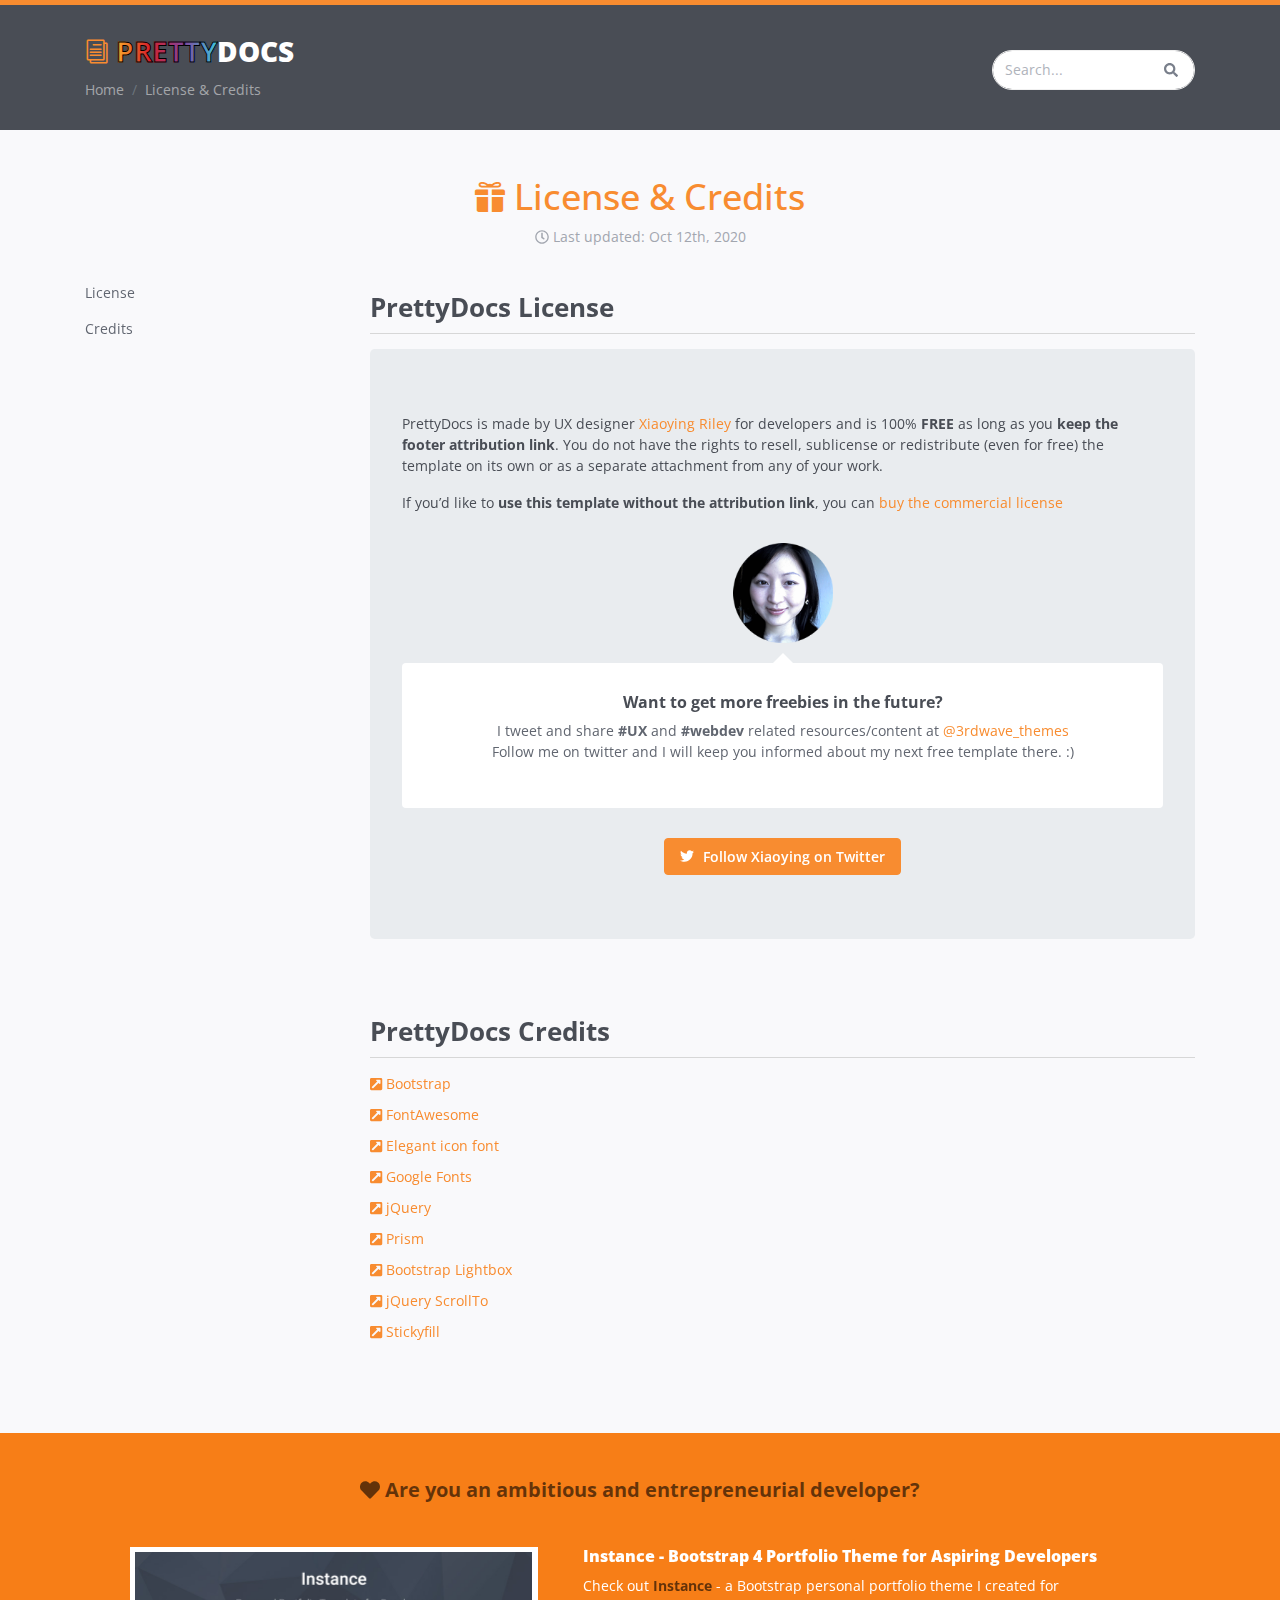
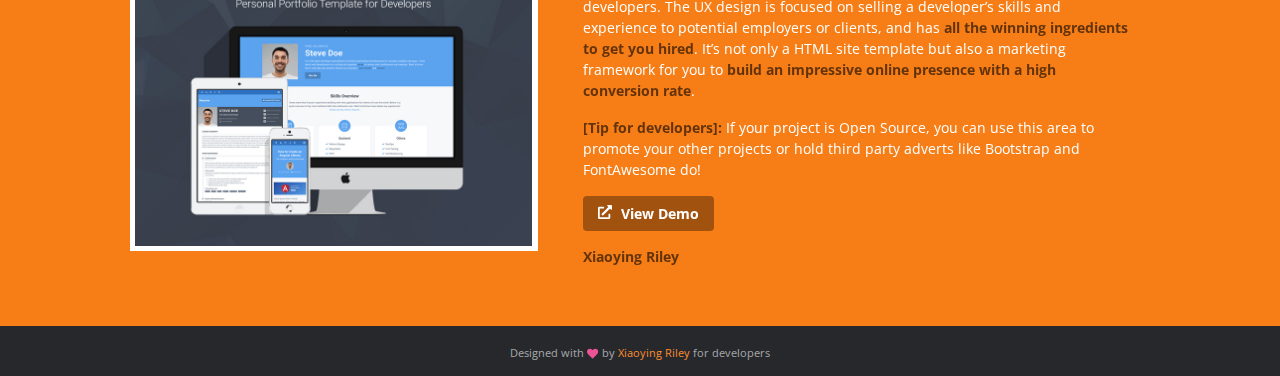
<file: license.html>
<!DOCTYPE html>
<html lang="en">
<head>
    <title>Bootstrap 4 project documentation theme for developers</title>
    <!-- Meta -->
    <meta charset="utf-8">
    <meta http-equiv="X-UA-Compatible" content="IE=edge">
    <meta name="viewport" content="width=device-width, initial-scale=1.0">
    <meta name="description" content="">
    <meta name="author" content="">    
    <link rel="shortcut icon" href="favicon.ico">  
    <link href='https://fonts.googleapis.com/css?family=Open+Sans:300italic,400italic,600italic,700italic,800italic,400,300,600,700,800' rel='stylesheet' type='text/css'>
    <!-- FontAwesome JS -->
    <script defer src="assets/fontawesome/js/all.js"></script>
    <!-- Global CSS -->
    <link rel="stylesheet" href="assets/plugins/bootstrap/css/bootstrap.min.css">   
    <!-- Plugins CSS -->    
    <link rel="stylesheet" href="assets/plugins/prism/prism.css">
    <link rel="stylesheet" href="assets/plugins/lightbox/dist/ekko-lightbox.css">
    <link rel="stylesheet" href="assets/plugins/elegant_font/css/style.css">

    <!-- Theme CSS -->
    <link id="theme-style" rel="stylesheet" href="assets/css/styles.css">
    
</head> 

<body class="body-orange">
    <div class="page-wrapper">
        <!-- ******Header****** -->
        <header id="header" class="header">
            <div class="container">
                <div class="branding">
                    <h1 class="logo">
                        <a href="index.html">
                            <span aria-hidden="true" class="icon_documents_alt icon"></span>
                            <span class="text-highlight">Pretty</span><span class="text-bold">Docs</span>
                        </a>
                    </h1>
                </div><!--//branding-->
                <ol class="breadcrumb">
                    <li class="breadcrumb-item"><a href="index.html">Home</a></li>
                    <li class="breadcrumb-item active">License &amp; Credits</li>
                </ol>
                <div class="top-search-box">
	                 <form class="form-inline search-form justify-content-center" action="" method="get">
	            
			            <input type="text" placeholder="Search..." name="search" class="form-control search-input">
			            
			            <button type="submit" class="btn search-btn" value="Search"><i class="fas fa-search"></i></button>
			            
			        </form>
                </div>
            </div><!--//container-->
        </header><!--//header-->
        <div class="doc-wrapper">
            <div class="container">
                <div id="doc-header" class="doc-header text-center">
                    <h1 class="doc-title"><span aria-hidden="true" class="icon icon_gift"></span> License &amp; Credits</h1>
                    <div class="meta"><i class="far fa-clock"></i> Last updated: Oct 12th, 2020</div>
                </div><!--//doc-header-->
                <div class="doc-body row">
                    <div class="doc-content col-md-9 col-12 order-1">
                        <div class="content-inner">
                            <section id="license" class="doc-section">
                                <h2 class="section-title">PrettyDocs License</h2>
                                <div class="section-block">
                                    <div class="jumbotron text-left">
                                        <p>PrettyDocs is made by UX designer <a href="https://twitter.com/3rdwave_themes" target="_blank">Xiaoying Riley</a> for developers and is 100% <strong>FREE</strong> as long as you <strong>keep the footer attribution link</strong>. You do not have the rights to resell, sublicense or redistribute (even for free) the template on its own or as a separate attachment from any of your work.</p>
                                        <p>If you’d like to <strong>use this template without the attribution link</strong>, you can <a href="https://themes.3rdwavemedia.com/bootstrap-templates/startup/prettydocs-free-bootstrap-theme-for-developers-and-startups/" target="_blank">buy the commercial license</a></p>
                                        <div class="author-profile text-center">
                                            <a class="center-block" href="https://twitter.com/3rdwave_themes" target="_blank"><img src="assets/images/demo/author-profile.png" alt=""></a>
                                        </div><!--//author-profile-->
                                        <div class="speech-bubble text-center">                    
                                            <h3 class="speech-title">Want to get more freebies in the future?</h3>

                                            <p>I tweet and share <strong>#UX</strong> and <strong>#webdev</strong> related resources/content at <a href="https://twitter.com/3rdwave_themes" target="_blank">@3rdwave_themes</a> <br> Follow me on twitter and I will keep you informed about my next free template there. :)</p>
                                        </div>
                                        
                                        <div class="list list-inline text-center">
                                            <a class="btn btn-cta btn-orange" href="https://twitter.com/3rdwave_themes" target="_blank"><i class="fab fa-twitter"></i> Follow Xiaoying on Twitter</a>
                                        </div>
                                    </div><!--//jumbotron-->
                                </div><!--//section-block-->
                                
                            </section><!--//doc-section-->
                            <section id="credits" class="doc-section">
                                <h2 class="section-title">PrettyDocs Credits</h2>
                                <div class="section-block">
                                    <ul class="list list-unstyled">
                                        
                                        <li><a href="https://getbootstrap.com/" target="_blank"><i class="fas fa-external-link-square-alt"></i> Bootstrap</a></li>
                                        <li><a href="https://fortawesome.github.io/Font-Awesome/" target="_blank"><i class="fas fa-external-link-square-alt"></i> FontAwesome</a></li>
                                        <li><a href="https://www.elegantthemes.com/blog/resources/elegant-icon-font" target="_blank"><i class="fas fa-external-link-square-alt"></i> Elegant icon font</a></li>
                                        <li><a href="https://www.google.com/webfonts" target="_blank"><i class="fas fa-external-link-square-alt"></i> Google Fonts</a></li>
                                        <li><a href="https://jquery.com/" target="_blank"><i class="fas fa-external-link-square-alt"></i> jQuery</a></li>
                                        <li><a href="https://prismjs.com/index.html" target="_blank"><i class="fas fa-external-link-square-alt"></i> Prism</a></li>
                                        <li><a href="https://ashleydw.github.io/lightbox/" target="_blank"><i class="fas fa-external-link-square-alt"></i> Bootstrap Lightbox</a></li>
                                        <li><a href="https://flesler.blogspot.co.uk/2007/10/jqueryscrollto.html" target="_blank"><i class="fas fa-external-link-square-alt"></i> jQuery ScrollTo</a></li>
                                        <li><a href="https://github.com/wilddeer/stickyfill" target="_blank"><i class="fas fa-external-link-square-alt"></i> Stickyfill</a></li>
                                        
                                    </ul>
                                </div><!--//section-block-->
                                
                            </section><!--//doc-section-->

                            
                        </div><!--//content-inner-->
                    </div><!--//doc-content-->
                    <div class="doc-sidebar col-md-3 col-12 order-0 d-none d-md-flex">
                        <div id="doc-nav" class="doc-nav">
                            <nav id="doc-menu" class="nav doc-menu flex-column sticky">
                                <a class="nav-link scrollto" href="#license">License</a>
                                <a class="nav-link scrollto" href="#credits">Credits</a>
                            </nav><!--//doc-menu-->
                        </div>
                    </div><!--//doc-sidebar-->
                </div><!--//doc-body-->              
            </div><!--//container-->
        </div><!--//doc-wrapper-->
        
        <div id="promo-block" class="promo-block">
            <div class="container">
                <div class="promo-block-inner">
                    <h3 class="promo-title text-center"><i class="fas fa-heart"></i> <a href="https://themes.3rdwavemedia.com/bootstrap-templates/portfolio/instance-bootstrap-portfolio-theme-for-developers/" target="_blank">Are you an ambitious and entrepreneurial developer?</a></h3>
                    <div class="row">
                        <div class="figure-holder col-lg-5 col-md-6 col-12">
                            <div class="figure-holder-inner">
                                <a href="https://themes.3rdwavemedia.com/bootstrap-templates/portfolio/instance-bootstrap-portfolio-theme-for-developers/" target="_blank"><img class="img-fluid" src="assets/images/demo/instance-promo.jpg" alt="Instance Theme" /></a>
                                <a class="mask" href="https://themes.3rdwavemedia.com/bootstrap-templates/portfolio/instance-bootstrap-portfolio-theme-for-developers/"><i class="icon fa fa-heart pink"></i></a>
                                
                            </div>
                        </div><!--//figure-holder-->
                        <div class="content-holder col-lg-7 col-md-6 col-12">
                            <div class="content-holder-inner">
                                <div class="desc">
                                    <h4 class="content-title"><strong> Instance - Bootstrap 4 Portfolio Theme for Aspiring Developers</strong></h4>
                                    <p>Check out <a href="https://themes.3rdwavemedia.com/bootstrap-templates/portfolio/instance-bootstrap-portfolio-theme-for-developers/" target="_blank">Instance</a> - a Bootstrap personal portfolio theme I created for developers. The UX design is focused on selling a developer’s skills and experience to potential employers or clients, and has <strong class="highlight">all the winning ingredients to get you hired</strong>. It’s not only a HTML site template but also a marketing framework for you to <strong class="highlight">build an impressive online presence with a high conversion rate</strong>. </p>
                                    <p><strong class="highlight">[Tip for developers]:</strong> If your project is Open Source, you can use this area to promote your other projects or hold third party adverts like Bootstrap and FontAwesome do!</p>
                                    <a class="btn btn-cta" href="https://themes.3rdwavemedia.com/bootstrap-templates/portfolio/instance-bootstrap-portfolio-theme-for-developers/" target="_blank"><i class="fas fa-external-link-alt"></i> View Demo</a>
                                    
                                </div><!--//desc-->
                                
                                
                                <div class="author"><a href="https://themes.3rdwavemedia.com">Xiaoying Riley</a></div>
                            </div><!--//content-holder-inner-->
                        </div><!--//content-holder-->
                    </div><!--//row-->
                </div><!--//promo-block-inner-->  
            </div><!--//container-->
        </div><!--//promo-block-->
        
    </div><!--//page-wrapper-->
    
    <footer id="footer" class="footer text-center">
        <div class="container">
            <!--/* This template is free as long as you keep the footer attribution link. If you'd like to use the template without the attribution link, you can buy the commercial license via our website: themes.3rdwavemedia.com Thank you for your support. :) */-->
            <small class="copyright">Designed with <i class="fas fa-heart"></i> by <a href="https://themes.3rdwavemedia.com/" target="_blank">Xiaoying Riley</a> for developers</small>
            
        </div><!--//container-->
    </footer><!--//footer-->
    
     
    <!-- Main Javascript -->          
    <script type="text/javascript" src="assets/plugins/jquery-3.4.1.min.js"></script>
    <script type="text/javascript" src="assets/plugins/bootstrap/js/bootstrap.min.js"></script>
    <script type="text/javascript" src="assets/plugins/prism/prism.js"></script>    
    <script type="text/javascript" src="assets/plugins/jquery-scrollTo/jquery.scrollTo.min.js"></script>  
    <script type="text/javascript" src="assets/plugins/lightbox/dist/ekko-lightbox.min.js"></script>   
    <script type="text/javascript" src="assets/plugins/stickyfill/dist/stickyfill.min.js"></script>                                                                 
    <script type="text/javascript" src="assets/js/main.js"></script>
    
</body>
</html>
</file>
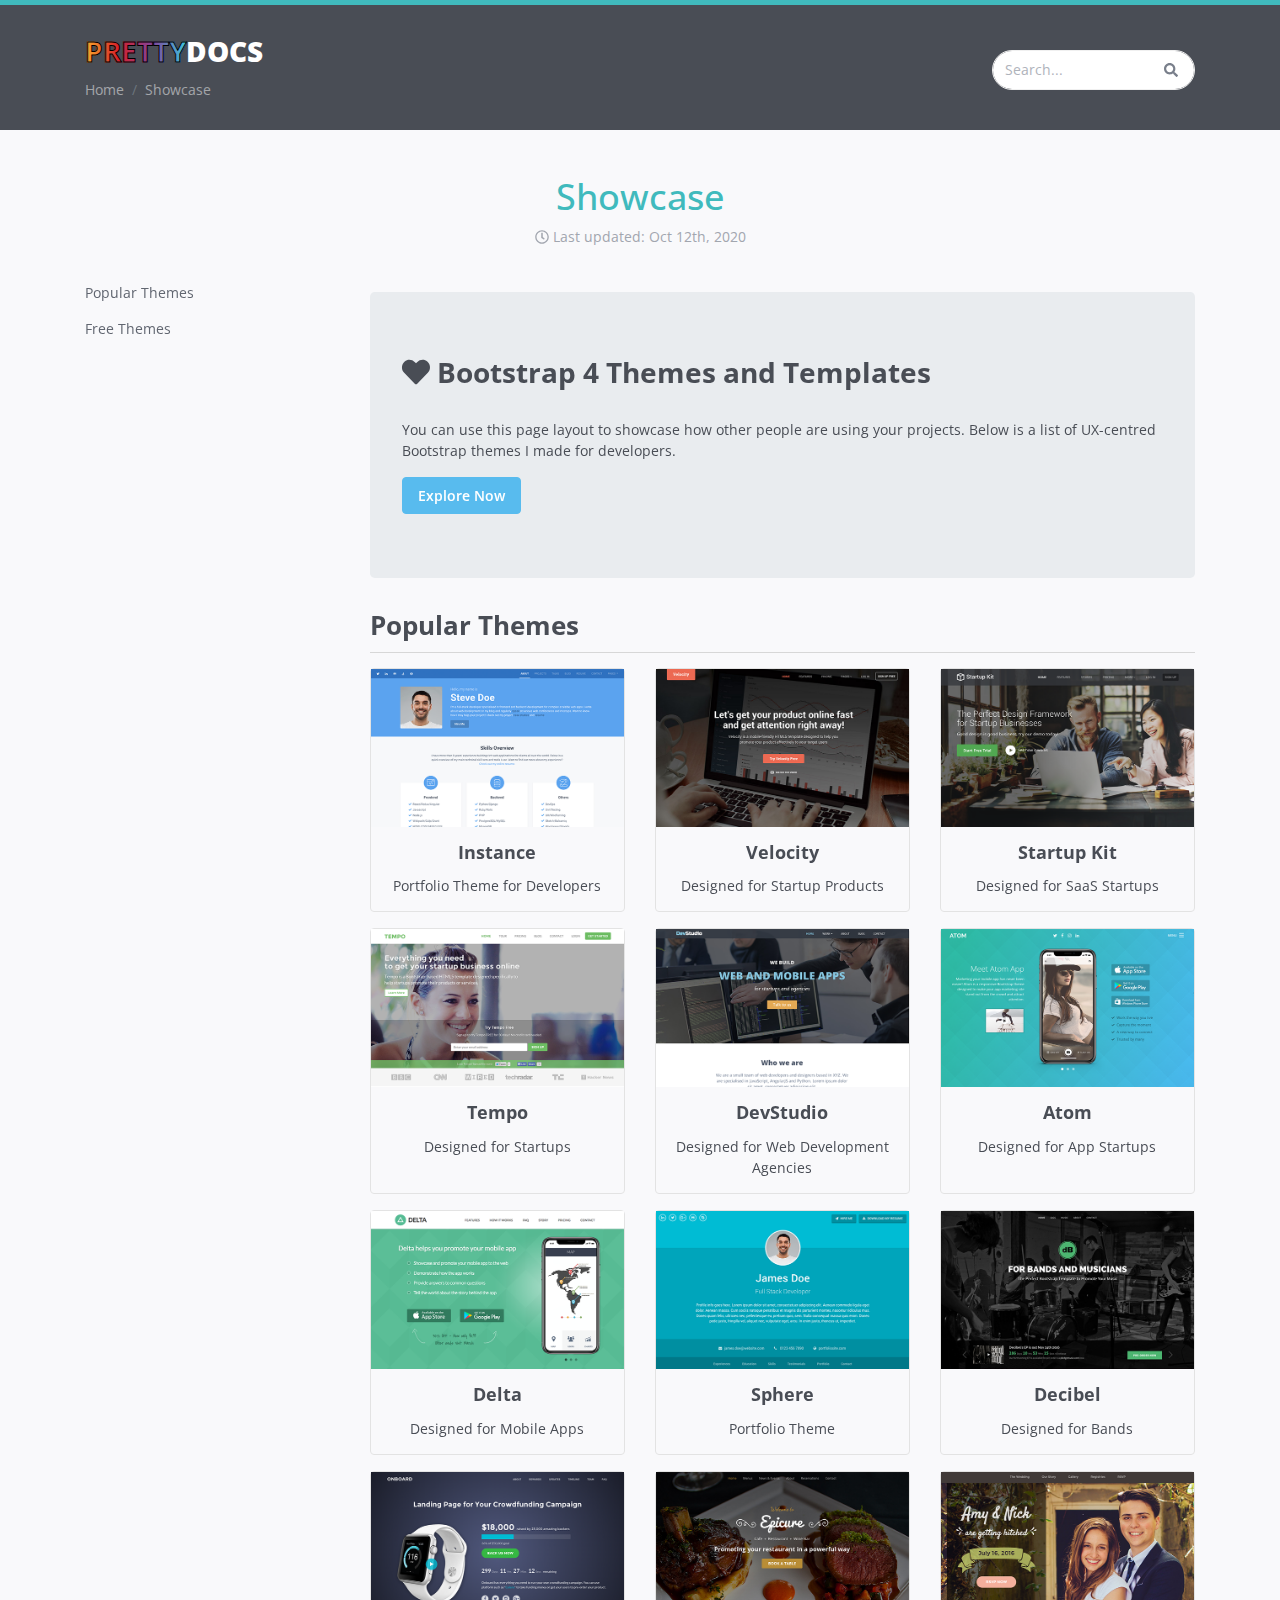
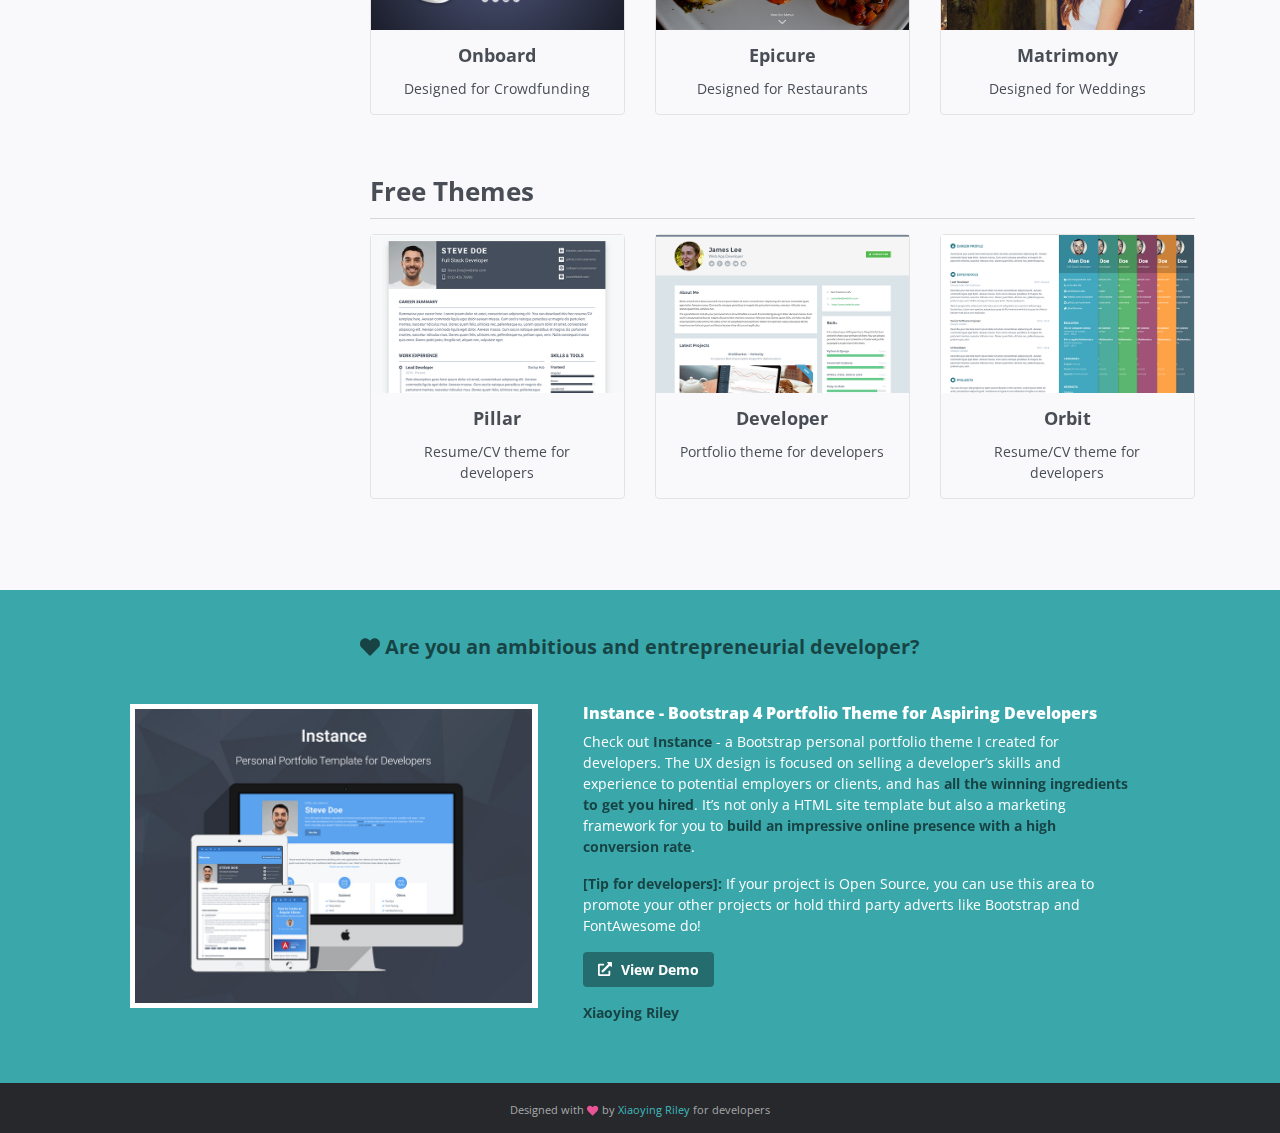
<file: showcase.html>
<!DOCTYPE html>
<html lang="en">
<head>
    <title>Bootstrap 4 project documentation theme for developers</title>
    <!-- Meta -->
    <meta charset="utf-8">
    <meta http-equiv="X-UA-Compatible" content="IE=edge">
    <meta name="viewport" content="width=device-width, initial-scale=1.0">
    <meta name="description" content="">
    <meta name="author" content="">    
    <link rel="shortcut icon" href="favicon.ico">  
    <link href='https://fonts.googleapis.com/css?family=Open+Sans:300italic,400italic,600italic,700italic,800italic,400,300,600,700,800' rel='stylesheet' type='text/css'>
    <!-- FontAwesome JS -->
    <script defer src="assets/fontawesome/js/all.js"></script>
    <!-- Global CSS -->
    <link rel="stylesheet" href="assets/plugins/bootstrap/css/bootstrap.min.css">   
    <!-- Plugins CSS -->    

    <!-- Theme CSS -->
    <link id="theme-style" rel="stylesheet" href="assets/css/styles.css">

</head> 

<body>
    <div class="page-wrapper">
	    
	    <!-- ******Header****** -->
        <header id="header" class="header">
            <div class="container">
                <div class="branding">
                    <h1 class="logo">
                        <a href="index.html">
                            <span aria-hidden="true" class="icon_documents_alt icon"></span>
                            <span class="text-highlight">Pretty</span><span class="text-bold">Docs</span>
                        </a>
                    </h1>
                </div><!--//branding-->
                <ol class="breadcrumb">
                    <li class="breadcrumb-item"><a href="index.html">Home</a></li>
                    <li class="breadcrumb-item active">Showcase</li>
                </ol>
                <div class="top-search-box">
	                 <form class="form-inline search-form justify-content-center" action="" method="get">
	            
			            <input type="text" placeholder="Search..." name="search" class="form-control search-input">
			            
			            <button type="submit" class="btn search-btn" value="Search"><i class="fas fa-search"></i></button>
			            
			        </form>
                </div>
            </div><!--//container-->
        </header><!--//header-->

        <div class="doc-wrapper">
            <div class="container">
                <div id="doc-header" class="doc-header text-center">
                    <h1 class="doc-title"><span aria-hidden="true" class="icon icon_genius"></span> Showcase</h1>
                    <div class="meta"><i class="far fa-clock"></i> Last updated: Oct 12th, 2020</div>
                </div><!--//doc-header-->
                <div id="showcase" class="doc-body row">
                    <div class="doc-content col-md-9 col-12 order-1">
                        <div class="content-inner">
                            <section id="premium-themes" class="doc-section">
                                <div class="jumbotron">
                                    <h1><i class="fas fa-heart"></i> Bootstrap 4 Themes and Templates</h1>
                                    <p>You can use this page layout to showcase how other people are using your projects. Below is a list of UX-centred Bootstrap themes I made for developers.</p>
                                    <a class="scrollto btn btn-blue btn-cta" href="#theme-start">Explore Now</a>
                                </div><!--//jumbotron-->
                                <h2 id="theme-start" class="section-title">Popular Themes</h2>
                                <div class="section-block">
                                    <div class="row">
	                                    <div class="col-md-4 col-12 mb-3">
                                            <div class="theme-card">
                                                <a href="https://themes.3rdwavemedia.com/bootstrap-templates/resume/instance-bootstrap-portfolio-theme-for-developers/" target="_blank"><img class="img-fluid" src="assets/images/demo/theme-instance.png" alt="screenshot" /></a>
                                                <div class="card-block">
                                                    <h4 class="card-title">Instance</h4>
                                                    <p class="card-text">Portfolio Theme for Developers</p>
                                                </div><!--//card-block-->
                                                <a class="mask" href="https://themes.3rdwavemedia.com/bootstrap-templates/resume/instance-bootstrap-portfolio-theme-for-developers/" target="_blank"><i class="icon fa fa-search-plus"></i></a>
                                            </div><!--//theme-card-->
                                        </div>
                                        <div class="col-md-4 col-12 mb-3">
                                            <div class="theme-card">
                                                <a href="https://themes.3rdwavemedia.com/bootstrap-templates/startup/velocity-bootstrap-theme-for-startup-products/" target="_blank"><img class="img-fluid" src="assets/images/demo/theme-velocity.png" alt="screenshot" /></a>
                                                <div class="card-block">
                                                    <h4 class="card-title">Velocity</h4>
                                                    <p class="card-text">Designed for Startup Products</p>
                                                </div><!--//card-block-->
                                                <a class="mask" href="https://themes.3rdwavemedia.com/bootstrap-templates/startup/velocity-bootstrap-theme-for-startup-products/" target="_blank"><i class="icon fa fa-search-plus"></i></a>
                                            </div><!--//theme-card-->
                                        </div>
                                        <div class="col-md-4 col-12 mb-3">
                                            <div class="theme-card">
                                                <a href="https://themes.3rdwavemedia.com/bootstrap-templates/startup/startupkit-bootstrap-theme-for-saas-startups/" target="_blank"><img class="img-fluid" src="assets/images/demo/theme-startupkit.png" alt="screenshot" /></a>
                                                <div class="card-block">
                                                    <h4 class="card-title">Startup Kit</h4>
                                                    <p class="card-text">Designed for SaaS Startups</p>
                                                </div><!--//card-block-->
                                                <a class="mask" href="https://themes.3rdwavemedia.com/bootstrap-templates/startup/startupkit-bootstrap-theme-for-saas-startups/" target="_blank"><i class="icon fa fa-search-plus"></i></a>
                                            </div><!--//theme-card-->
                                        </div>
                                        <div class="col-md-4 col-12 mb-3">
                                            <div class="theme-card">
                                                <a href="https://themes.3rdwavemedia.com/bootstrap-templates/startup/tempo-bootstrap-theme-for-startups/" target="_blank"><img class="img-fluid" src="assets/images/demo/theme-tempo.png" alt="screenshot" /></a>
                                                <div class="card-block">
                                                    <h4 class="card-title">Tempo</h4>
                                                    <p class="card-text">Designed for Startups</p>
                                                </div><!--//card-block-->
                                                <a class="mask" href="https://themes.3rdwavemedia.com/bootstrap-templates/startup/tempo-bootstrap-theme-for-startups/" target="_blank"><i class="icon fa fa-search-plus"></i></a>
                                            </div><!--//theme-card-->
                                        </div>
                                        <div class="col-md-4 col-12 mb-3">
                                            <div class="theme-card">
                                                <a href="https://themes.3rdwavemedia.com/bootstrap-templates/startup/devstudio-bootstrap-theme-for-web-development-agencies-and-developers/" target="_blank"><img class="img-fluid" src="assets/images/demo/theme-devstudio.png" alt="screenshot" /></a>
                                                <div class="card-block">
                                                    <h4 class="card-title">DevStudio</h4>
                                                    <p class="card-text">Designed for Web Development Agencies</p>
                                                </div><!--//card-block-->
                                                <a class="mask" href="https://themes.3rdwavemedia.com/bootstrap-templates/startup/devstudio-bootstrap-theme-for-web-development-agencies-and-developers/" target="_blank"><i class="icon fa fa-search-plus"></i></a>
                                            </div><!--//theme-card-->
                                        </div>
                                        <div class="col-md-4 col-12 mb-3">
                                            <div class="theme-card">
                                                <a href="https://themes.3rdwavemedia.com/bootstrap-templates/startup/atom-bootstrap-theme-for-mobile-app-startups/" target="_blank"><img class="img-fluid" src="assets/images/demo/theme-atom.png" alt="screenshot" /></a>
                                                <div class="card-block">
                                                    <h4 class="card-title">Atom</h4>
                                                    <p class="card-text">Designed for App Startups</p>
                                                </div><!--//card-block-->
                                                <a class="mask" href="https://themes.3rdwavemedia.com/bootstrap-templates/startup/atom-bootstrap-theme-for-mobile-app-startups/" target="_blank"><i class="icon fa fa-search-plus"></i></a>
                                            </div><!--//theme-card-->
                                        </div>
                                        <div class="col-md-4 col-12 mb-3">
                                            <div class="theme-card">
                                                <a href="https://themes.3rdwavemedia.com/bootstrap-templates/startup/delta-bootstrap-theme-for-mobile-apps/" target="_blank"><img class="img-fluid" src="assets/images/demo/theme-delta.png" alt="screenshot" /></a>
                                                <div class="card-block">
                                                    <h4 class="card-title">Delta</h4>
                                                    <p class="card-text">Designed for Mobile Apps</p>
                                                </div><!--//card-block-->
                                                <a class="mask" href="https://themes.3rdwavemedia.com/bootstrap-templates/startup/delta-bootstrap-theme-for-mobile-apps/" target="_blank"><i class="icon fa fa-search-plus"></i></a>
                                            </div><!--//theme-card-->
                                        </div>
                                        <div class="col-md-4 col-12 mb-3">
                                            <div class="theme-card">
                                                <a href="https://themes.3rdwavemedia.com/bootstrap-templates/resume/sphere-bootstrap-theme-for-resume-cv-portfolio/" target="_blank"><img class="img-fluid" src="assets/images/demo/theme-sphere.png" alt="screenshot" /></a>
                                                <div class="card-block">
                                                    <h4 class="card-title">Sphere</h4>
                                                    <p class="card-text">Portfolio Theme</p>
                                                </div><!--//card-block-->
                                                <a class="mask" href="https://themes.3rdwavemedia.com/bootstrap-templates/resume/sphere-bootstrap-theme-for-resume-cv-portfolio/" target="_blank"><i class="icon fa fa-search-plus"></i></a>
                                            </div><!--//theme-card-->
                                        </div>
                                         <div class="col-md-4 col-12 mb-3">
                                            <div class="theme-card">
                                                <a href="https://themes.3rdwavemedia.com/website-templates/responsive-bootstrap-template-for-bands-and-musicians-decibel/" target="_blank"><img class="img-fluid" src="assets/images/demo/theme-decibel.png" alt="screenshot" /></a>
                                                <div class="card-block">
                                                    <h4 class="card-title">Decibel</h4>
                                                    <p class="card-text">Designed for Bands</p>
                                                </div><!--//card-block-->
                                                <a class="mask" href="https://themes.3rdwavemedia.com/website-templates/responsive-bootstrap-template-for-bands-and-musicians-decibel/" target="_blank"><i class="icon fa fa-search-plus"></i></a>
                                            </div><!--//theme-card-->
                                        </div>
                                        
                                        <div class="col-md-4 col-12 mb-3">
                                            <div class="theme-card">
                                                <a href="https://themes.3rdwavemedia.com/website-templates/responsive-bootstrap-template-for-crowdfunding-campaigns-onboard/" target="_blank"><img class="img-fluid" src="assets/images/demo/theme-onboard.png" alt="screenshot" /></a>
                                                <div class="card-block">
                                                    <h4 class="card-title">Onboard</h4>
                                                    <p class="card-text">Designed for Crowdfunding</p>
                                                </div><!--//card-block-->
                                                <a class="mask" href="https://themes.3rdwavemedia.com/website-templates/responsive-bootstrap-template-for-crowdfunding-campaigns-onboard/" target="_blank"><i class="icon fa fa-search-plus"></i></a>
                                            </div><!--//theme-card-->
                                        </div>
                                        
                                        <div class="col-md-4 col-12 mb-3">
                                            <div class="theme-card">
                                                <a href="https://themes.3rdwavemedia.com/website-templates/responsive-bootstrap-theme-for-restaurants-epicure/" target="_blank"><img class="img-fluid" src="assets/images/demo/theme-epicure.png" alt="screenshot" /></a>
                                                <div class="card-block">
                                                    <h4 class="card-title">Epicure</h4>
                                                    <p class="card-text">Designed for Restaurants</p>
                                                </div><!--//card-block-->
                                                <a class="mask" href="https://themes.3rdwavemedia.com/website-templates/responsive-bootstrap-theme-for-restaurants-epicure/" target="_blank"><i class="icon fa fa-search-plus"></i></a>
                                            </div><!--//theme-card-->
                                        </div>
                                        <div class="col-md-4 col-12 mb-3">
                                            <div class="theme-card">
                                                <a href="https://themes.3rdwavemedia.com/website-templates/responsive-wedding-invitation-template-matrimony/" target="_blank"><img class="img-fluid" src="assets/images/demo/theme-matrimony.png" alt="screenshot" /></a>
                                                <div class="card-block">
                                                    <h4 class="card-title">Matrimony</h4>
                                                    <p class="card-text">Designed for Weddings</p>
                                                </div><!--//card-block-->
                                                <a class="mask" href="https://themes.3rdwavemedia.com/website-templates/responsive-wedding-invitation-template-matrimony/" target="_blank"><i class="icon fa fa-search-plus"></i></a>
                                            </div><!--//theme-card-->
                                        </div>
                                        
                                       
                                        
                                    </div><!--//row-->
                                </div><!--//section-block-->
                            </section><!--//doc-section-->
                            
                            <section id="free-themes" class="doc-section">
                                <h2 class="section-title">Free Themes</h2>
                                <div class="section-block">
                                    <div class="row">
	                                    <div class="col-md-4 col-12 mb-3">
                                            <div class="theme-card">
                                                <a href="https://themes.3rdwavemedia.com/bootstrap-templates/resume/free-bootstrap4-resume-cv-template-for-developers-pillar/" target="_blank"><img class="img-fluid" src="assets/images/demo/theme-pillar.png" alt="screenshot" /></a>
                                                <div class="card-block">
                                                    <h4 class="card-title">Pillar</h4>
                                                    <p class="card-text">Resume/CV theme for developers</p>
                                                </div><!--//card-block-->
                                                <a class="mask" href="https://themes.3rdwavemedia.com/bootstrap-templates/resume/free-bootstrap4-resume-cv-template-for-developers-pillar/" target="_blank"><i class="icon fa fa-search-plus"></i></a>
                                            </div><!--//theme-card-->
                                        </div>
                                        <div class="col-md-4 col-12 mb-3">
                                            <div class="theme-card">
                                                <a href="https://themes.3rdwavemedia.com/bootstrap-templates/resume/free-bootstrap-theme-for-web-developers/" target="_blank"><img class="img-fluid" src="assets/images/demo/theme-developer.png" alt="screenshot" /></a>
                                                <div class="card-block">
                                                    <h4 class="card-title">Developer</h4>
                                                    <p class="card-text">Portfolio theme for developers</p>
                                                </div><!--//card-block-->
                                                <a class="mask" href="https://themes.3rdwavemedia.com/bootstrap-templates/resume/free-bootstrap-theme-for-web-developers/" target="_blank"><i class="icon fa fa-search-plus"></i></a>
                                            </div><!--//theme-card-->
                                        </div>
                                        
                                        <div class="col-md-4 col-12 mb-3">
                                            <div class="theme-card">
                                                <a href="https://themes.3rdwavemedia.com/bootstrap-templates/resume/orbit-free-resume-cv-bootstrap-theme-for-developers/" target="_blank"><img class="img-fluid" src="assets/images/demo/theme-orbit.png" alt="screenshot" /></a>
                                                <div class="card-block">
                                                    <h4 class="card-title">Orbit</h4>
                                                    <p class="card-text">Resume/CV theme for developers</p>
                                                </div><!--//card-block-->
                                                <a class="mask" href="https://themes.3rdwavemedia.com/bootstrap-templates/resume/orbit-free-resume-cv-bootstrap-theme-for-developers/" target="_blank"><i class="icon fa fa-search-plus"></i></a>
                                            </div><!--//theme-card-->
                                        </div>
                                    </div><!--//row-->
                                </div><!--//section-block-->
                            </section><!--//doc-section-->
                                                        
                        </div><!--//content-inner-->
                    </div><!--//doc-content-->
                    <div class="doc-sidebar col-md-3 col-12 order-0 d-none d-md-flex">
                        <div id="doc-nav" class="doc-nav">
                            <nav id="doc-menu" class="nav doc-menu flex-column sticky">
                                <a class="nav-link scrollto" href="#premium-themes">Popular Themes</a>
                                <a class="nav-link scrollto" href="#free-themes">Free Themes</a> 
                            </nav><!--//doc-menu-->
                        </div>
                    </div><!--//doc-sidebar-->
                </div><!--//doc-body-->              
            </div><!--//container-->
        </div><!--//doc-wrapper-->
        
       <div id="promo-block" class="promo-block">
            <div class="container">
                <div class="promo-block-inner">
                    <h3 class="promo-title text-center"><i class="fas fa-heart"></i> <a href="https://themes.3rdwavemedia.com/bootstrap-templates/portfolio/instance-bootstrap-portfolio-theme-for-developers/" target="_blank">Are you an ambitious and entrepreneurial developer?</a></h3>
                    <div class="row">
                        <div class="figure-holder col-lg-5 col-md-6 col-12">
                            <div class="figure-holder-inner">
                                <a href="https://themes.3rdwavemedia.com/bootstrap-templates/portfolio/instance-bootstrap-portfolio-theme-for-developers/" target="_blank"><img class="img-fluid" src="assets/images/demo/instance-promo.jpg" alt="Instance Theme" /></a>
                                <a class="mask" href="https://themes.3rdwavemedia.com/bootstrap-templates/portfolio/instance-bootstrap-portfolio-theme-for-developers/"><i class="icon fa fa-heart pink"></i></a>
                                
                            </div>
                        </div><!--//figure-holder-->
                        <div class="content-holder col-lg-7 col-md-6 col-12">
                            <div class="content-holder-inner">
                                <div class="desc">
                                    <h4 class="content-title"><strong> Instance - Bootstrap 4 Portfolio Theme for Aspiring Developers</strong></h4>
                                    <p>Check out <a href="https://themes.3rdwavemedia.com/bootstrap-templates/portfolio/instance-bootstrap-portfolio-theme-for-developers/" target="_blank">Instance</a> - a Bootstrap personal portfolio theme I created for developers. The UX design is focused on selling a developer’s skills and experience to potential employers or clients, and has <strong class="highlight">all the winning ingredients to get you hired</strong>. It’s not only a HTML site template but also a marketing framework for you to <strong class="highlight">build an impressive online presence with a high conversion rate</strong>. </p>
                                    <p><strong class="highlight">[Tip for developers]:</strong> If your project is Open Source, you can use this area to promote your other projects or hold third party adverts like Bootstrap and FontAwesome do!</p>
                                    <a class="btn btn-cta" href="https://themes.3rdwavemedia.com/bootstrap-templates/portfolio/instance-bootstrap-portfolio-theme-for-developers/" target="_blank"><i class="fas fa-external-link-alt"></i> View Demo</a>
                                    
                                </div><!--//desc-->
                                
                                
                                <div class="author"><a href="https://themes.3rdwavemedia.com">Xiaoying Riley</a></div>
                            </div><!--//content-holder-inner-->
                        </div><!--//content-holder-->
                    </div><!--//row-->
                </div><!--//promo-block-inner-->  
            </div><!--//container-->
        </div><!--//promo-block-->
        
    </div><!--//page-wrapper-->
    
    <footer id="footer" class="footer text-center">
        <div class="container">
            <!--/* This template is free as long as you keep the footer attribution link. If you'd like to use the template without the attribution link, you can buy the commercial license via our website: themes.3rdwavemedia.com Thank you for your support. :) */-->
            <small class="copyright">Designed with <i class="fas fa-heart"></i> by <a href="https://themes.3rdwavemedia.com/" target="_blank">Xiaoying Riley</a> for developers</small>
            
        </div><!--//container-->
    </footer><!--//footer-->
    
    <!-- Main Javascript -->          
    <script type="text/javascript" src="assets/plugins/jquery-3.4.1.min.js"></script>
    <script type="text/javascript" src="assets/plugins/bootstrap/js/bootstrap.min.js"></script>
    <script type="text/javascript" src="assets/plugins/prism/prism.js"></script>    
    <script type="text/javascript" src="assets/plugins/jquery-scrollTo/jquery.scrollTo.min.js"></script>      
    <script type="text/javascript" src="assets/plugins/stickyfill/dist/stickyfill.min.js"></script>                                                             
    <script type="text/javascript" src="assets/js/main.js"></script> 
 
</body>
</html>
</file>
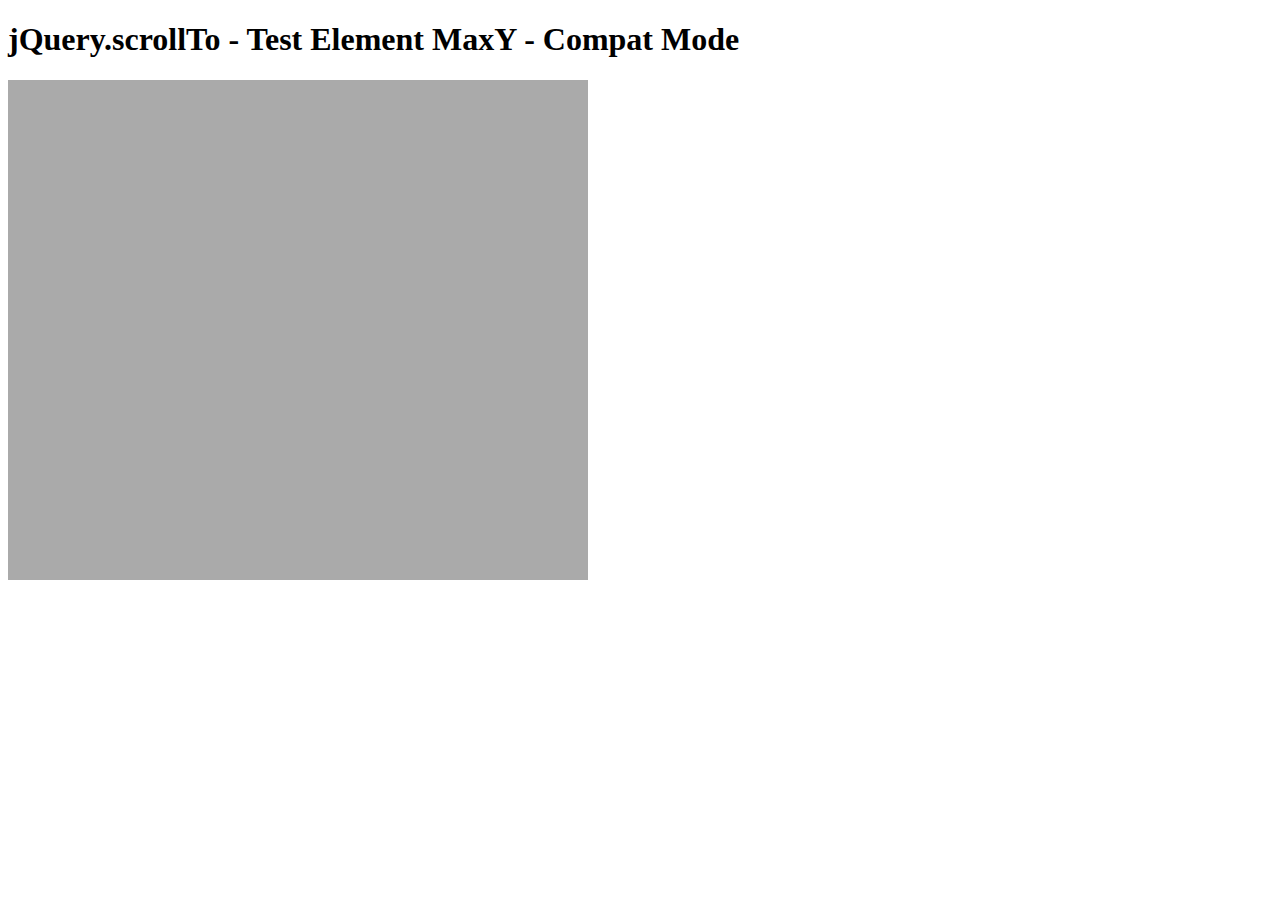
<file: assets/plugins/jquery-scrollTo/tests/ElemMaxY-compat.html>
<!DOCTYPE html PUBLIC "-//W3C//DTD XHTML 1.0 Transitional//EN" "http://www.w3.org/TR/xhtml1/DTD/xhtml1-transitional.dtd">
<html xmlns="http://www.w3.org/1999/xhtml">
<head>
	<meta http-equiv="Content-Type" content="text/html; charset=iso-8859-1" />
	<title>jQuery.scrollTo - Test Element MaxY - Compat Mode</title>
	<script type="text/javascript" src="https://code.jquery.com/jquery-1.11.0.js"></script>
	<script type="text/javascript" src="../jquery.scrollTo.js"></script>
	<script type="text/javascript" src="test.js"></script>
</head>
<body>
	<h1>jQuery.scrollTo - Test Element MaxY - Compat Mode</h1>
	
	<div id="viewport" style="width:600px;height:500px;overflow: auto">
		<div id="ua" style="height:1500px; width:500px; padding:0 40px; background-color:#AAA">
			&nbsp;
		</div>
	</div>
	<script type="text/javascript">
		$('#viewport').test();
	</script>
</html>
</file>
<file: assets/plugins/elegant_font/css/style.css>
@font-face {
	font-family: 'ElegantIcons';
	src:url('fonts/ElegantIcons.eot');
	src:url('fonts/ElegantIcons.eot?#iefix') format('embedded-opentype'),
		url('fonts/ElegantIcons.woff') format('woff'),
		url('fonts/ElegantIcons.ttf') format('truetype'),
		url('fonts/ElegantIcons.svg#ElegantIcons') format('svg');
	font-weight: normal;
	font-style: normal;
}

/* Use the following CSS code if you want to use data attributes for inserting your icons */
[data-icon]:before {
	font-family: 'ElegantIcons';
	content: attr(data-icon);
	speak: none;
	font-weight: normal;
	font-variant: normal;
	text-transform: none;
	line-height: 1;
	-webkit-font-smoothing: antialiased;
	-moz-osx-font-smoothing: grayscale;
}

/* Use the following CSS code if you want to have a class per icon */
/*
Instead of a list of all class selectors,
you can use the generic selector below, but it's slower:
[class*="your-class-prefix"] {
*/
.arrow_up, .arrow_down, .arrow_left, .arrow_right, .arrow_left-up, .arrow_right-up, .arrow_right-down, .arrow_left-down, .arrow-up-down, .arrow_up-down_alt, .arrow_left-right_alt, .arrow_left-right, .arrow_expand_alt2, .arrow_expand_alt, .arrow_condense, .arrow_expand, .arrow_move, .arrow_carrot-up, .arrow_carrot-down, .arrow_carrot-left, .arrow_carrot-right, .arrow_carrot-2up, .arrow_carrot-2down, .arrow_carrot-2left, .arrow_carrot-2right, .arrow_carrot-up_alt2, .arrow_carrot-down_alt2, .arrow_carrot-left_alt2, .arrow_carrot-right_alt2, .arrow_carrot-2up_alt2, .arrow_carrot-2down_alt2, .arrow_carrot-2left_alt2, .arrow_carrot-2right_alt2, .arrow_triangle-up, .arrow_triangle-down, .arrow_triangle-left, .arrow_triangle-right, .arrow_triangle-up_alt2, .arrow_triangle-down_alt2, .arrow_triangle-left_alt2, .arrow_triangle-right_alt2, .arrow_back, .icon_minus-06, .icon_plus, .icon_close, .icon_check, .icon_minus_alt2, .icon_plus_alt2, .icon_close_alt2, .icon_check_alt2, .icon_zoom-out_alt, .icon_zoom-in_alt, .icon_search, .icon_box-empty, .icon_box-selected, .icon_minus-box, .icon_plus-box, .icon_box-checked, .icon_circle-empty, .icon_circle-slelected, .icon_stop_alt2, .icon_stop, .icon_pause_alt2, .icon_pause, .icon_menu, .icon_menu-square_alt2, .icon_menu-circle_alt2, .icon_ul, .icon_ol, .icon_adjust-horiz, .icon_adjust-vert, .icon_document_alt, .icon_documents_alt, .icon_pencil, .icon_pencil-edit_alt, .icon_pencil-edit, .icon_folder-alt, .icon_folder-open_alt, .icon_folder-add_alt, .icon_info_alt, .icon_error-oct_alt, .icon_error-circle_alt, .icon_error-triangle_alt, .icon_question_alt2, .icon_question, .icon_comment_alt, .icon_chat_alt, .icon_vol-mute_alt, .icon_volume-low_alt, .icon_volume-high_alt, .icon_quotations, .icon_quotations_alt2, .icon_clock_alt, .icon_lock_alt, .icon_lock-open_alt, .icon_key_alt, .icon_cloud_alt, .icon_cloud-upload_alt, .icon_cloud-download_alt, .icon_image, .icon_images, .icon_lightbulb_alt, .icon_gift_alt, .icon_house_alt, .icon_genius, .icon_mobile, .icon_tablet, .icon_laptop, .icon_desktop, .icon_camera_alt, .icon_mail_alt, .icon_cone_alt, .icon_ribbon_alt, .icon_bag_alt, .icon_creditcard, .icon_cart_alt, .icon_paperclip, .icon_tag_alt, .icon_tags_alt, .icon_trash_alt, .icon_cursor_alt, .icon_mic_alt, .icon_compass_alt, .icon_pin_alt, .icon_pushpin_alt, .icon_map_alt, .icon_drawer_alt, .icon_toolbox_alt, .icon_book_alt, .icon_calendar, .icon_film, .icon_table, .icon_contacts_alt, .icon_headphones, .icon_lifesaver, .icon_piechart, .icon_refresh, .icon_link_alt, .icon_link, .icon_loading, .icon_blocked, .icon_archive_alt, .icon_heart_alt, .icon_star_alt, .icon_star-half_alt, .icon_star, .icon_star-half, .icon_tools, .icon_tool, .icon_cog, .icon_cogs, .arrow_up_alt, .arrow_down_alt, .arrow_left_alt, .arrow_right_alt, .arrow_left-up_alt, .arrow_right-up_alt, .arrow_right-down_alt, .arrow_left-down_alt, .arrow_condense_alt, .arrow_expand_alt3, .arrow_carrot_up_alt, .arrow_carrot-down_alt, .arrow_carrot-left_alt, .arrow_carrot-right_alt, .arrow_carrot-2up_alt, .arrow_carrot-2dwnn_alt, .arrow_carrot-2left_alt, .arrow_carrot-2right_alt, .arrow_triangle-up_alt, .arrow_triangle-down_alt, .arrow_triangle-left_alt, .arrow_triangle-right_alt, .icon_minus_alt, .icon_plus_alt, .icon_close_alt, .icon_check_alt, .icon_zoom-out, .icon_zoom-in, .icon_stop_alt, .icon_menu-square_alt, .icon_menu-circle_alt, .icon_document, .icon_documents, .icon_pencil_alt, .icon_folder, .icon_folder-open, .icon_folder-add, .icon_folder_upload, .icon_folder_download, .icon_info, .icon_error-circle, .icon_error-oct, .icon_error-triangle, .icon_question_alt, .icon_comment, .icon_chat, .icon_vol-mute, .icon_volume-low, .icon_volume-high, .icon_quotations_alt, .icon_clock, .icon_lock, .icon_lock-open, .icon_key, .icon_cloud, .icon_cloud-upload, .icon_cloud-download, .icon_lightbulb, .icon_gift, .icon_house, .icon_camera, .icon_mail, .icon_cone, .icon_ribbon, .icon_bag, .icon_cart, .icon_tag, .icon_tags, .icon_trash, .icon_cursor, .icon_mic, .icon_compass, .icon_pin, .icon_pushpin, .icon_map, .icon_drawer, .icon_toolbox, .icon_book, .icon_contacts, .icon_archive, .icon_heart, .icon_profile, .icon_group, .icon_grid-2x2, .icon_grid-3x3, .icon_music, .icon_pause_alt, .icon_phone, .icon_upload, .icon_download, .social_facebook, .social_twitter, .social_pinterest, .social_googleplus, .social_tumblr, .social_tumbleupon, .social_wordpress, .social_instagram, .social_dribbble, .social_vimeo, .social_linkedin, .social_rss, .social_deviantart, .social_share, .social_myspace, .social_skype, .social_youtube, .social_picassa, .social_googledrive, .social_flickr, .social_blogger, .social_spotify, .social_delicious, .social_facebook_circle, .social_twitter_circle, .social_pinterest_circle, .social_googleplus_circle, .social_tumblr_circle, .social_stumbleupon_circle, .social_wordpress_circle, .social_instagram_circle, .social_dribbble_circle, .social_vimeo_circle, .social_linkedin_circle, .social_rss_circle, .social_deviantart_circle, .social_share_circle, .social_myspace_circle, .social_skype_circle, .social_youtube_circle, .social_picassa_circle, .social_googledrive_alt2, .social_flickr_circle, .social_blogger_circle, .social_spotify_circle, .social_delicious_circle, .social_facebook_square, .social_twitter_square, .social_pinterest_square, .social_googleplus_square, .social_tumblr_square, .social_stumbleupon_square, .social_wordpress_square, .social_instagram_square, .social_dribbble_square, .social_vimeo_square, .social_linkedin_square, .social_rss_square, .social_deviantart_square, .social_share_square, .social_myspace_square, .social_skype_square, .social_youtube_square, .social_picassa_square, .social_googledrive_square, .social_flickr_square, .social_blogger_square, .social_spotify_square, .social_delicious_square, .icon_printer, .icon_calulator, .icon_building, .icon_floppy, .icon_drive, .icon_search-2, .icon_id, .icon_id-2, .icon_puzzle, .icon_like, .icon_dislike, .icon_mug, .icon_currency, .icon_wallet, .icon_pens, .icon_easel, .icon_flowchart, .icon_datareport, .icon_briefcase, .icon_shield, .icon_percent, .icon_globe, .icon_globe-2, .icon_target, .icon_hourglass, .icon_balance, .icon_rook, .icon_printer-alt, .icon_calculator_alt, .icon_building_alt, .icon_floppy_alt, .icon_drive_alt, .icon_search_alt, .icon_id_alt, .icon_id-2_alt, .icon_puzzle_alt, .icon_like_alt, .icon_dislike_alt, .icon_mug_alt, .icon_currency_alt, .icon_wallet_alt, .icon_pens_alt, .icon_easel_alt, .icon_flowchart_alt, .icon_datareport_alt, .icon_briefcase_alt, .icon_shield_alt, .icon_percent_alt, .icon_globe_alt, .icon_clipboard {
	font-family: 'ElegantIcons';
	speak: none;
	font-style: normal;
	font-weight: normal;
	font-variant: normal;
	text-transform: none;
	line-height: 1;
	-webkit-font-smoothing: antialiased;
}
.arrow_up:before {
	content: "\21";
}
.arrow_down:before {
	content: "\22";
}
.arrow_left:before {
	content: "\23";
}
.arrow_right:before {
	content: "\24";
}
.arrow_left-up:before {
	content: "\25";
}
.arrow_right-up:before {
	content: "\26";
}
.arrow_right-down:before {
	content: "\27";
}
.arrow_left-down:before {
	content: "\28";
}
.arrow-up-down:before {
	content: "\29";
}
.arrow_up-down_alt:before {
	content: "\2a";
}
.arrow_left-right_alt:before {
	content: "\2b";
}
.arrow_left-right:before {
	content: "\2c";
}
.arrow_expand_alt2:before {
	content: "\2d";
}
.arrow_expand_alt:before {
	content: "\2e";
}
.arrow_condense:before {
	content: "\2f";
}
.arrow_expand:before {
	content: "\30";
}
.arrow_move:before {
	content: "\31";
}
.arrow_carrot-up:before {
	content: "\32";
}
.arrow_carrot-down:before {
	content: "\33";
}
.arrow_carrot-left:before {
	content: "\34";
}
.arrow_carrot-right:before {
	content: "\35";
}
.arrow_carrot-2up:before {
	content: "\36";
}
.arrow_carrot-2down:before {
	content: "\37";
}
.arrow_carrot-2left:before {
	content: "\38";
}
.arrow_carrot-2right:before {
	content: "\39";
}
.arrow_carrot-up_alt2:before {
	content: "\3a";
}
.arrow_carrot-down_alt2:before {
	content: "\3b";
}
.arrow_carrot-left_alt2:before {
	content: "\3c";
}
.arrow_carrot-right_alt2:before {
	content: "\3d";
}
.arrow_carrot-2up_alt2:before {
	content: "\3e";
}
.arrow_carrot-2down_alt2:before {
	content: "\3f";
}
.arrow_carrot-2left_alt2:before {
	content: "\40";
}
.arrow_carrot-2right_alt2:before {
	content: "\41";
}
.arrow_triangle-up:before {
	content: "\42";
}
.arrow_triangle-down:before {
	content: "\43";
}
.arrow_triangle-left:before {
	content: "\44";
}
.arrow_triangle-right:before {
	content: "\45";
}
.arrow_triangle-up_alt2:before {
	content: "\46";
}
.arrow_triangle-down_alt2:before {
	content: "\47";
}
.arrow_triangle-left_alt2:before {
	content: "\48";
}
.arrow_triangle-right_alt2:before {
	content: "\49";
}
.arrow_back:before {
	content: "\4a";
}
.icon_minus-06:before {
	content: "\4b";
}
.icon_plus:before {
	content: "\4c";
}
.icon_close:before {
	content: "\4d";
}
.icon_check:before {
	content: "\4e";
}
.icon_minus_alt2:before {
	content: "\4f";
}
.icon_plus_alt2:before {
	content: "\50";
}
.icon_close_alt2:before {
	content: "\51";
}
.icon_check_alt2:before {
	content: "\52";
}
.icon_zoom-out_alt:before {
	content: "\53";
}
.icon_zoom-in_alt:before {
	content: "\54";
}
.icon_search:before {
	content: "\55";
}
.icon_box-empty:before {
	content: "\56";
}
.icon_box-selected:before {
	content: "\57";
}
.icon_minus-box:before {
	content: "\58";
}
.icon_plus-box:before {
	content: "\59";
}
.icon_box-checked:before {
	content: "\5a";
}
.icon_circle-empty:before {
	content: "\5b";
}
.icon_circle-slelected:before {
	content: "\5c";
}
.icon_stop_alt2:before {
	content: "\5d";
}
.icon_stop:before {
	content: "\5e";
}
.icon_pause_alt2:before {
	content: "\5f";
}
.icon_pause:before {
	content: "\60";
}
.icon_menu:before {
	content: "\61";
}
.icon_menu-square_alt2:before {
	content: "\62";
}
.icon_menu-circle_alt2:before {
	content: "\63";
}
.icon_ul:before {
	content: "\64";
}
.icon_ol:before {
	content: "\65";
}
.icon_adjust-horiz:before {
	content: "\66";
}
.icon_adjust-vert:before {
	content: "\67";
}
.icon_document_alt:before {
	content: "\68";
}
.icon_documents_alt:before {
	content: "\69";
}
.icon_pencil:before {
	content: "\6a";
}
.icon_pencil-edit_alt:before {
	content: "\6b";
}
.icon_pencil-edit:before {
	content: "\6c";
}
.icon_folder-alt:before {
	content: "\6d";
}
.icon_folder-open_alt:before {
	content: "\6e";
}
.icon_folder-add_alt:before {
	content: "\6f";
}
.icon_info_alt:before {
	content: "\70";
}
.icon_error-oct_alt:before {
	content: "\71";
}
.icon_error-circle_alt:before {
	content: "\72";
}
.icon_error-triangle_alt:before {
	content: "\73";
}
.icon_question_alt2:before {
	content: "\74";
}
.icon_question:before {
	content: "\75";
}
.icon_comment_alt:before {
	content: "\76";
}
.icon_chat_alt:before {
	content: "\77";
}
.icon_vol-mute_alt:before {
	content: "\78";
}
.icon_volume-low_alt:before {
	content: "\79";
}
.icon_volume-high_alt:before {
	content: "\7a";
}
.icon_quotations:before {
	content: "\7b";
}
.icon_quotations_alt2:before {
	content: "\7c";
}
.icon_clock_alt:before {
	content: "\7d";
}
.icon_lock_alt:before {
	content: "\7e";
}
.icon_lock-open_alt:before {
	content: "\e000";
}
.icon_key_alt:before {
	content: "\e001";
}
.icon_cloud_alt:before {
	content: "\e002";
}
.icon_cloud-upload_alt:before {
	content: "\e003";
}
.icon_cloud-download_alt:before {
	content: "\e004";
}
.icon_image:before {
	content: "\e005";
}
.icon_images:before {
	content: "\e006";
}
.icon_lightbulb_alt:before {
	content: "\e007";
}
.icon_gift_alt:before {
	content: "\e008";
}
.icon_house_alt:before {
	content: "\e009";
}
.icon_genius:before {
	content: "\e00a";
}
.icon_mobile:before {
	content: "\e00b";
}
.icon_tablet:before {
	content: "\e00c";
}
.icon_laptop:before {
	content: "\e00d";
}
.icon_desktop:before {
	content: "\e00e";
}
.icon_camera_alt:before {
	content: "\e00f";
}
.icon_mail_alt:before {
	content: "\e010";
}
.icon_cone_alt:before {
	content: "\e011";
}
.icon_ribbon_alt:before {
	content: "\e012";
}
.icon_bag_alt:before {
	content: "\e013";
}
.icon_creditcard:before {
	content: "\e014";
}
.icon_cart_alt:before {
	content: "\e015";
}
.icon_paperclip:before {
	content: "\e016";
}
.icon_tag_alt:before {
	content: "\e017";
}
.icon_tags_alt:before {
	content: "\e018";
}
.icon_trash_alt:before {
	content: "\e019";
}
.icon_cursor_alt:before {
	content: "\e01a";
}
.icon_mic_alt:before {
	content: "\e01b";
}
.icon_compass_alt:before {
	content: "\e01c";
}
.icon_pin_alt:before {
	content: "\e01d";
}
.icon_pushpin_alt:before {
	content: "\e01e";
}
.icon_map_alt:before {
	content: "\e01f";
}
.icon_drawer_alt:before {
	content: "\e020";
}
.icon_toolbox_alt:before {
	content: "\e021";
}
.icon_book_alt:before {
	content: "\e022";
}
.icon_calendar:before {
	content: "\e023";
}
.icon_film:before {
	content: "\e024";
}
.icon_table:before {
	content: "\e025";
}
.icon_contacts_alt:before {
	content: "\e026";
}
.icon_headphones:before {
	content: "\e027";
}
.icon_lifesaver:before {
	content: "\e028";
}
.icon_piechart:before {
	content: "\e029";
}
.icon_refresh:before {
	content: "\e02a";
}
.icon_link_alt:before {
	content: "\e02b";
}
.icon_link:before {
	content: "\e02c";
}
.icon_loading:before {
	content: "\e02d";
}
.icon_blocked:before {
	content: "\e02e";
}
.icon_archive_alt:before {
	content: "\e02f";
}
.icon_heart_alt:before {
	content: "\e030";
}
.icon_star_alt:before {
	content: "\e031";
}
.icon_star-half_alt:before {
	content: "\e032";
}
.icon_star:before {
	content: "\e033";
}
.icon_star-half:before {
	content: "\e034";
}
.icon_tools:before {
	content: "\e035";
}
.icon_tool:before {
	content: "\e036";
}
.icon_cog:before {
	content: "\e037";
}
.icon_cogs:before {
	content: "\e038";
}
.arrow_up_alt:before {
	content: "\e039";
}
.arrow_down_alt:before {
	content: "\e03a";
}
.arrow_left_alt:before {
	content: "\e03b";
}
.arrow_right_alt:before {
	content: "\e03c";
}
.arrow_left-up_alt:before {
	content: "\e03d";
}
.arrow_right-up_alt:before {
	content: "\e03e";
}
.arrow_right-down_alt:before {
	content: "\e03f";
}
.arrow_left-down_alt:before {
	content: "\e040";
}
.arrow_condense_alt:before {
	content: "\e041";
}
.arrow_expand_alt3:before {
	content: "\e042";
}
.arrow_carrot_up_alt:before {
	content: "\e043";
}
.arrow_carrot-down_alt:before {
	content: "\e044";
}
.arrow_carrot-left_alt:before {
	content: "\e045";
}
.arrow_carrot-right_alt:before {
	content: "\e046";
}
.arrow_carrot-2up_alt:before {
	content: "\e047";
}
.arrow_carrot-2dwnn_alt:before {
	content: "\e048";
}
.arrow_carrot-2left_alt:before {
	content: "\e049";
}
.arrow_carrot-2right_alt:before {
	content: "\e04a";
}
.arrow_triangle-up_alt:before {
	content: "\e04b";
}
.arrow_triangle-down_alt:before {
	content: "\e04c";
}
.arrow_triangle-left_alt:before {
	content: "\e04d";
}
.arrow_triangle-right_alt:before {
	content: "\e04e";
}
.icon_minus_alt:before {
	content: "\e04f";
}
.icon_plus_alt:before {
	content: "\e050";
}
.icon_close_alt:before {
	content: "\e051";
}
.icon_check_alt:before {
	content: "\e052";
}
.icon_zoom-out:before {
	content: "\e053";
}
.icon_zoom-in:before {
	content: "\e054";
}
.icon_stop_alt:before {
	content: "\e055";
}
.icon_menu-square_alt:before {
	content: "\e056";
}
.icon_menu-circle_alt:before {
	content: "\e057";
}
.icon_document:before {
	content: "\e058";
}
.icon_documents:before {
	content: "\e059";
}
.icon_pencil_alt:before {
	content: "\e05a";
}
.icon_folder:before {
	content: "\e05b";
}
.icon_folder-open:before {
	content: "\e05c";
}
.icon_folder-add:before {
	content: "\e05d";
}
.icon_folder_upload:before {
	content: "\e05e";
}
.icon_folder_download:before {
	content: "\e05f";
}
.icon_info:before {
	content: "\e060";
}
.icon_error-circle:before {
	content: "\e061";
}
.icon_error-oct:before {
	content: "\e062";
}
.icon_error-triangle:before {
	content: "\e063";
}
.icon_question_alt:before {
	content: "\e064";
}
.icon_comment:before {
	content: "\e065";
}
.icon_chat:before {
	content: "\e066";
}
.icon_vol-mute:before {
	content: "\e067";
}
.icon_volume-low:before {
	content: "\e068";
}
.icon_volume-high:before {
	content: "\e069";
}
.icon_quotations_alt:before {
	content: "\e06a";
}
.icon_clock:before {
	content: "\e06b";
}
.icon_lock:before {
	content: "\e06c";
}
.icon_lock-open:before {
	content: "\e06d";
}
.icon_key:before {
	content: "\e06e";
}
.icon_cloud:before {
	content: "\e06f";
}
.icon_cloud-upload:before {
	content: "\e070";
}
.icon_cloud-download:before {
	content: "\e071";
}
.icon_lightbulb:before {
	content: "\e072";
}
.icon_gift:before {
	content: "\e073";
}
.icon_house:before {
	content: "\e074";
}
.icon_camera:before {
	content: "\e075";
}
.icon_mail:before {
	content: "\e076";
}
.icon_cone:before {
	content: "\e077";
}
.icon_ribbon:before {
	content: "\e078";
}
.icon_bag:before {
	content: "\e079";
}
.icon_cart:before {
	content: "\e07a";
}
.icon_tag:before {
	content: "\e07b";
}
.icon_tags:before {
	content: "\e07c";
}
.icon_trash:before {
	content: "\e07d";
}
.icon_cursor:before {
	content: "\e07e";
}
.icon_mic:before {
	content: "\e07f";
}
.icon_compass:before {
	content: "\e080";
}
.icon_pin:before {
	content: "\e081";
}
.icon_pushpin:before {
	content: "\e082";
}
.icon_map:before {
	content: "\e083";
}
.icon_drawer:before {
	content: "\e084";
}
.icon_toolbox:before {
	content: "\e085";
}
.icon_book:before {
	content: "\e086";
}
.icon_contacts:before {
	content: "\e087";
}
.icon_archive:before {
	content: "\e088";
}
.icon_heart:before {
	content: "\e089";
}
.icon_profile:before {
	content: "\e08a";
}
.icon_group:before {
	content: "\e08b";
}
.icon_grid-2x2:before {
	content: "\e08c";
}
.icon_grid-3x3:before {
	content: "\e08d";
}
.icon_music:before {
	content: "\e08e";
}
.icon_pause_alt:before {
	content: "\e08f";
}
.icon_phone:before {
	content: "\e090";
}
.icon_upload:before {
	content: "\e091";
}
.icon_download:before {
	content: "\e092";
}
.social_facebook:before {
	content: "\e093";
}
.social_twitter:before {
	content: "\e094";
}
.social_pinterest:before {
	content: "\e095";
}
.social_googleplus:before {
	content: "\e096";
}
.social_tumblr:before {
	content: "\e097";
}
.social_tumbleupon:before {
	content: "\e098";
}
.social_wordpress:before {
	content: "\e099";
}
.social_instagram:before {
	content: "\e09a";
}
.social_dribbble:before {
	content: "\e09b";
}
.social_vimeo:before {
	content: "\e09c";
}
.social_linkedin:before {
	content: "\e09d";
}
.social_rss:before {
	content: "\e09e";
}
.social_deviantart:before {
	content: "\e09f";
}
.social_share:before {
	content: "\e0a0";
}
.social_myspace:before {
	content: "\e0a1";
}
.social_skype:before {
	content: "\e0a2";
}
.social_youtube:before {
	content: "\e0a3";
}
.social_picassa:before {
	content: "\e0a4";
}
.social_googledrive:before {
	content: "\e0a5";
}
.social_flickr:before {
	content: "\e0a6";
}
.social_blogger:before {
	content: "\e0a7";
}
.social_spotify:before {
	content: "\e0a8";
}
.social_delicious:before {
	content: "\e0a9";
}
.social_facebook_circle:before {
	content: "\e0aa";
}
.social_twitter_circle:before {
	content: "\e0ab";
}
.social_pinterest_circle:before {
	content: "\e0ac";
}
.social_googleplus_circle:before {
	content: "\e0ad";
}
.social_tumblr_circle:before {
	content: "\e0ae";
}
.social_stumbleupon_circle:before {
	content: "\e0af";
}
.social_wordpress_circle:before {
	content: "\e0b0";
}
.social_instagram_circle:before {
	content: "\e0b1";
}
.social_dribbble_circle:before {
	content: "\e0b2";
}
.social_vimeo_circle:before {
	content: "\e0b3";
}
.social_linkedin_circle:before {
	content: "\e0b4";
}
.social_rss_circle:before {
	content: "\e0b5";
}
.social_deviantart_circle:before {
	content: "\e0b6";
}
.social_share_circle:before {
	content: "\e0b7";
}
.social_myspace_circle:before {
	content: "\e0b8";
}
.social_skype_circle:before {
	content: "\e0b9";
}
.social_youtube_circle:before {
	content: "\e0ba";
}
.social_picassa_circle:before {
	content: "\e0bb";
}
.social_googledrive_alt2:before {
	content: "\e0bc";
}
.social_flickr_circle:before {
	content: "\e0bd";
}
.social_blogger_circle:before {
	content: "\e0be";
}
.social_spotify_circle:before {
	content: "\e0bf";
}
.social_delicious_circle:before {
	content: "\e0c0";
}
.social_facebook_square:before {
	content: "\e0c1";
}
.social_twitter_square:before {
	content: "\e0c2";
}
.social_pinterest_square:before {
	content: "\e0c3";
}
.social_googleplus_square:before {
	content: "\e0c4";
}
.social_tumblr_square:before {
	content: "\e0c5";
}
.social_stumbleupon_square:before {
	content: "\e0c6";
}
.social_wordpress_square:before {
	content: "\e0c7";
}
.social_instagram_square:before {
	content: "\e0c8";
}
.social_dribbble_square:before {
	content: "\e0c9";
}
.social_vimeo_square:before {
	content: "\e0ca";
}
.social_linkedin_square:before {
	content: "\e0cb";
}
.social_rss_square:before {
	content: "\e0cc";
}
.social_deviantart_square:before {
	content: "\e0cd";
}
.social_share_square:before {
	content: "\e0ce";
}
.social_myspace_square:before {
	content: "\e0cf";
}
.social_skype_square:before {
	content: "\e0d0";
}
.social_youtube_square:before {
	content: "\e0d1";
}
.social_picassa_square:before {
	content: "\e0d2";
}
.social_googledrive_square:before {
	content: "\e0d3";
}
.social_flickr_square:before {
	content: "\e0d4";
}
.social_blogger_square:before {
	content: "\e0d5";
}
.social_spotify_square:before {
	content: "\e0d6";
}
.social_delicious_square:before {
	content: "\e0d7";
}
.icon_printer:before {
	content: "\e103";
}
.icon_calulator:before {
	content: "\e0ee";
}
.icon_building:before {
	content: "\e0ef";
}
.icon_floppy:before {
	content: "\e0e8";
}
.icon_drive:before {
	content: "\e0ea";
}
.icon_search-2:before {
	content: "\e101";
}
.icon_id:before {
	content: "\e107";
}
.icon_id-2:before {
	content: "\e108";
}
.icon_puzzle:before {
	content: "\e102";
}
.icon_like:before {
	content: "\e106";
}
.icon_dislike:before {
	content: "\e0eb";
}
.icon_mug:before {
	content: "\e105";
}
.icon_currency:before {
	content: "\e0ed";
}
.icon_wallet:before {
	content: "\e100";
}
.icon_pens:before {
	content: "\e104";
}
.icon_easel:before {
	content: "\e0e9";
}
.icon_flowchart:before {
	content: "\e109";
}
.icon_datareport:before {
	content: "\e0ec";
}
.icon_briefcase:before {
	content: "\e0fe";
}
.icon_shield:before {
	content: "\e0f6";
}
.icon_percent:before {
	content: "\e0fb";
}
.icon_globe:before {
	content: "\e0e2";
}
.icon_globe-2:before {
	content: "\e0e3";
}
.icon_target:before {
	content: "\e0f5";
}
.icon_hourglass:before {
	content: "\e0e1";
}
.icon_balance:before {
	content: "\e0ff";
}
.icon_rook:before {
	content: "\e0f8";
}
.icon_printer-alt:before {
	content: "\e0fa";
}
.icon_calculator_alt:before {
	content: "\e0e7";
}
.icon_building_alt:before {
	content: "\e0fd";
}
.icon_floppy_alt:before {
	content: "\e0e4";
}
.icon_drive_alt:before {
	content: "\e0e5";
}
.icon_search_alt:before {
	content: "\e0f7";
}
.icon_id_alt:before {
	content: "\e0e0";
}
.icon_id-2_alt:before {
	content: "\e0fc";
}
.icon_puzzle_alt:before {
	content: "\e0f9";
}
.icon_like_alt:before {
	content: "\e0dd";
}
.icon_dislike_alt:before {
	content: "\e0f1";
}
.icon_mug_alt:before {
	content: "\e0dc";
}
.icon_currency_alt:before {
	content: "\e0f3";
}
.icon_wallet_alt:before {
	content: "\e0d8";
}
.icon_pens_alt:before {
	content: "\e0db";
}
.icon_easel_alt:before {
	content: "\e0f0";
}
.icon_flowchart_alt:before {
	content: "\e0df";
}
.icon_datareport_alt:before {
	content: "\e0f2";
}
.icon_briefcase_alt:before {
	content: "\e0f4";
}
.icon_shield_alt:before {
	content: "\e0d9";
}
.icon_percent_alt:before {
	content: "\e0da";
}
.icon_globe_alt:before {
	content: "\e0de";
}
.icon_clipboard:before {
	content: "\e0e6";
}


	.glyph {
		float: left;
		text-align: center;
		padding: .75em;
		margin: .4em 1.5em .75em 0;
		width: 6em;
text-shadow: none;
	}
        .glyph_big {
        font-size: 128px;
        color: #59c5dc;
        float: left;
        margin-right: 20px;
        }

        .glyph div { padding-bottom: 10px;}

	.glyph input {
		font-family: consolas, monospace;
		font-size: 12px;
		width: 100%;
		text-align: center;
		border: 0;
		box-shadow: 0 0 0 1px #ccc;
		padding: .2em;
                -moz-border-radius: 5px;
                -webkit-border-radius: 5px;
	}
	.centered {
		margin-left: auto;
		margin-right: auto;
	}
	.glyph .fs1 {
		font-size: 2em;
	}
</file>
<file: assets/plugins/prism/prism.css>
/* PrismJS 1.23.0
https://prismjs.com/download.html#themes=prism-okaidia&languages=markup+clike+javascript+c+dart+java+kotlin+objectivec+swift&plugins=line-numbers+toolbar+copy-to-clipboard */
/**
 * okaidia theme for JavaScript, CSS and HTML
 * Loosely based on Monokai textmate theme by http://www.monokai.nl/
 * @author ocodia
 */

 code[class*="language-"],
 pre[class*="language-"] {
	 color: #f8f8f2;
	 background: none;
	 text-shadow: 0 1px rgba(0, 0, 0, 0.3);
	 font-family: Consolas, Monaco, 'Andale Mono', 'Ubuntu Mono', monospace;
	 font-size: 1em;
	 text-align: left;
	 white-space: pre;
	 word-spacing: normal;
	 word-break: normal;
	 word-wrap: normal;
	 line-height: 1.5;
 
	 -moz-tab-size: 4;
	 -o-tab-size: 4;
	 tab-size: 4;
 
	 -webkit-hyphens: none;
	 -moz-hyphens: none;
	 -ms-hyphens: none;
	 hyphens: none;
 }
 
 /* Code blocks */
 pre[class*="language-"] {
	 padding: 1em;
	 margin: .5em 0;
	 overflow: auto;
	 border-radius: 0.3em;
 }
 
 :not(pre) > code[class*="language-"],
 pre[class*="language-"] {
	 background: #272822;
 }
 
 /* Inline code */
 :not(pre) > code[class*="language-"] {
	 padding: .1em;
	 border-radius: .3em;
	 white-space: normal;
 }
 
 .token.comment,
 .token.prolog,
 .token.doctype,
 .token.cdata {
	 color: #8292a2;
 }
 
 .token.punctuation {
	 color: #f8f8f2;
 }
 
 .token.namespace {
	 opacity: .7;
 }
 
 .token.property,
 .token.tag,
 .token.constant,
 .token.symbol,
 .token.deleted {
	 color: #f92672;
 }
 
 .token.boolean,
 .token.number {
	 color: #ae81ff;
 }
 
 .token.selector,
 .token.attr-name,
 .token.string,
 .token.char,
 .token.builtin,
 .token.inserted {
	 color: #a6e22e;
 }
 
 .token.operator,
 .token.entity,
 .token.url,
 .language-css .token.string,
 .style .token.string,
 .token.variable {
	 color: #f8f8f2;
 }
 
 .token.atrule,
 .token.attr-value,
 .token.function,
 .token.class-name {
	 color: #e6db74;
 }
 
 .token.keyword {
	 color: #66d9ef;
 }
 
 .token.regex,
 .token.important {
	 color: #fd971f;
 }
 
 .token.important,
 .token.bold {
	 font-weight: bold;
 }
 .token.italic {
	 font-style: italic;
 }
 
 .token.entity {
	 cursor: help;
 }
 
 pre[class*="language-"].line-numbers {
	 position: relative;
	 padding-left: 3.8em;
	 counter-reset: linenumber;
 }
 
 pre[class*="language-"].line-numbers > code {
	 position: relative;
	 white-space: inherit;
 }
 
 .line-numbers .line-numbers-rows {
	 position: absolute;
	 pointer-events: none;
	 top: 0;
	 font-size: 100%;
	 left: -3.8em;
	 width: 3em; /* works for line-numbers below 1000 lines */
	 letter-spacing: -1px;
	 border-right: 1px solid #999;
 
	 -webkit-user-select: none;
	 -moz-user-select: none;
	 -ms-user-select: none;
	 user-select: none;
 
 }
 
	 .line-numbers-rows > span {
		 display: block;
		 counter-increment: linenumber;
	 }
 
		 .line-numbers-rows > span:before {
			 content: counter(linenumber);
			 color: #999;
			 display: block;
			 padding-right: 0.8em;
			 text-align: right;
		 }
 
 div.code-toolbar {
	 position: relative;
 }
 
 div.code-toolbar > .toolbar {
	 position: absolute;
	 top: .3em;
	 right: .2em;
	 transition: opacity 0.3s ease-in-out;
	 opacity: 0;
 }
 
 div.code-toolbar:hover > .toolbar {
	 opacity: 1;
 }
 
 /* Separate line b/c rules are thrown out if selector is invalid.
	IE11 and old Edge versions don't support :focus-within. */
 div.code-toolbar:focus-within > .toolbar {
	 opacity: 1;
 }
 
 div.code-toolbar > .toolbar .toolbar-item {
	 display: inline-block;
 }
 
 div.code-toolbar > .toolbar a {
	 cursor: pointer;
 }
 
 div.code-toolbar > .toolbar button {
	 background: none;
	 border: 0;
	 color: inherit;
	 font: inherit;
	 line-height: normal;
	 overflow: visible;
	 padding: 0;
	 -webkit-user-select: none; /* for button */
	 -moz-user-select: none;
	 -ms-user-select: none;
 }
 
 div.code-toolbar > .toolbar a,
 div.code-toolbar > .toolbar button,
 div.code-toolbar > .toolbar span {
	 color: #bbb;
	 font-size: .8em;
	 padding: 0 .5em;
	 background: #f5f2f0;
	 background: rgba(224, 224, 224, 0.2);
	 box-shadow: 0 2px 0 0 rgba(0,0,0,0.2);
	 border-radius: .5em;
 }
 
 div.code-toolbar > .toolbar a:hover,
 div.code-toolbar > .toolbar a:focus,
 div.code-toolbar > .toolbar button:hover,
 div.code-toolbar > .toolbar button:focus,
 div.code-toolbar > .toolbar span:hover,
 div.code-toolbar > .toolbar span:focus {
	 color: inherit;
	 text-decoration: none;
 }
</file>
<file: assets/css/styles.css>
/*   
 * Template Name: PrettyDocs - Bootstrap 4 Template for documentations
 * Version: 2.3
 * Author: Xiaoying Riley
 * Copyright: 3rd Wave Media
 * Twitter: @3rdwave_themes
 * License: Creative Commons Attribution 3.0 License
 * Website: http://themes.3rdwavemedia.com/
*/
/* ======= Base ======= */
body {
  font-family: 'Open Sans', arial, sans-serif;
  color: #494d55;
  font-size: 14px;
  -webkit-font-smoothing: antialiased;
  -moz-osx-font-smoothing: grayscale;
}

html, body {
  height: 100%;
}

.page-wrapper {
  min-height: 100%;
  /* equal to footer height */
  margin-bottom: -50px;
}

.page-wrapper:after {
  content: "";
  display: block;
  height: 50px;
}

.footer {
  height: 50px;
}

p {
  line-height: 1.5;
}

a {
  color: #3aa7aa;
  -webkit-transition: all 0.4s ease-in-out;
  -moz-transition: all 0.4s ease-in-out;
  -ms-transition: all 0.4s ease-in-out;
  -o-transition: all 0.4s ease-in-out;
}

a:hover {
  text-decoration: underline;
  color: #339597;
}

a:focus {
  text-decoration: none;
}

code {
  background: #222;
  color: #fff;
  font-size: 14px;
  font-weight: bold;
  font-family: Consolas, Monaco, 'Andale Mono', 'Ubuntu Mono', monospace;
  padding: 2px 8px;
  padding-top: 4px;
  display: inline-block;
}

.btn, a.btn {
  -webkit-transition: all 0.4s ease-in-out;
  -moz-transition: all 0.4s ease-in-out;
  -ms-transition: all 0.4s ease-in-out;
  -o-transition: all 0.4s ease-in-out;
  font-weight: 600;
  font-size: 14px;
  line-height: 1.5;
}

.btn .svg-inline--fa, a.btn .svg-inline--fa {
  margin-right: 5px;
  position: relative;
  top: -1px;
}

.btn:focus, a.btn:focus {
  -webkit-box-shadow: none;
  -moz-box-shadow: none;
  box-shadow: none;
}

.btn-primary, a.btn-primary {
  background: #40babd;
  border: 1px solid #40babd;
  color: #fff !important;
}

.btn-primary:hover, .btn-primary:focus, .btn-primary:active, .btn-primary.active, .btn-primary.hover, .btn-primary:not(:disabled):not(.disabled):active:focus, a.btn-primary:hover, a.btn-primary:focus, a.btn-primary:active, a.btn-primary.active, a.btn-primary.hover, a.btn-primary:not(:disabled):not(.disabled):active:focus {
  background: #3aa7aa;
  color: #fff !important;
  border: 1px solid #3aa7aa;
  -webkit-box-shadow: none;
  -moz-box-shadow: none;
  box-shadow: none;
}

.btn-green, a.btn-green {
  background: #75c181;
  border: 1px solid #75c181;
  color: #fff !important;
}

.btn-green:hover, .btn-green:focus, .btn-green:active, .btn-green.active, .btn-green.hover, a.btn-green:hover, a.btn-green:focus, a.btn-green:active, a.btn-green.active, a.btn-green.hover {
  background: #63b971;
  color: #fff !important;
  border: 1px solid #63b971;
}

.body-green .btn-green, .body-green a.btn-green {
  color: #fff !important;
}

.body-green .btn-green:hover, .body-green .btn-green:focus, .body-green .btn-green:active, .body-green .btn-green.active, .body-green .btn-green.hover, .body-green a.btn-green:hover, .body-green a.btn-green:focus, .body-green a.btn-green:active, .body-green a.btn-green.active, .body-green a.btn-green.hover {
  color: #fff !important;
}

.btn-blue, a.btn-blue {
  background: #58bbee;
  border: 1px solid #58bbee;
  color: #fff !important;
}

.btn-blue:hover, .btn-blue:focus, .btn-blue:active, .btn-blue.active, .btn-blue.hover, a.btn-blue:hover, a.btn-blue:focus, a.btn-blue:active, a.btn-blue.active, a.btn-blue.hover {
  background: #41b2ec;
  color: #fff !important;
  border: 1px solid #41b2ec;
}

.btn-orange, a.btn-orange {
  background: #F88C30;
  border: 1px solid #F88C30;
  color: #fff !important;
}

.btn-orange:hover, .btn-orange:focus, .btn-orange:active, .btn-orange.active, .btn-orange.hover, a.btn-orange:hover, a.btn-orange:focus, a.btn-orange:active, a.btn-orange.active, a.btn-orange.hover {
  background: #f77e17;
  color: #fff !important;
  border: 1px solid #f77e17;
}

.btn-red, a.btn-red {
  background: #f77b6b;
  border: 1px solid #f77b6b;
  color: #fff !important;
}

.btn-red:hover, .btn-red:focus, .btn-red:active, .btn-red.active, .btn-red.hover, a.btn-red:hover, a.btn-red:focus, a.btn-red:active, a.btn-red.active, a.btn-red.hover {
  background: #f66553;
  color: #fff !important;
  border: 1px solid #f66553;
}

.btn-pink, a.btn-pink {
  background: #EA5395;
  border: 1px solid #EA5395;
  color: #fff !important;
}

.btn-pink:hover, .btn-pink:focus, .btn-pink:active, .btn-pink.active, .btn-pink.hover, a.btn-pink:hover, a.btn-pink:focus, a.btn-pink:active, a.btn-pink.active, a.btn-pink.hover {
  background: #e73c87;
  color: #fff !important;
  border: 1px solid #e73c87;
}

.btn-purple, a.btn-purple {
  background: #8A40A7;
  border: 1px solid #8A40A7;
  color: #fff !important;
}

.btn-purple:hover, .btn-purple:focus, .btn-purple:active, .btn-purple.active, .btn-purple.hover, a.btn-purple:hover, a.btn-purple:focus, a.btn-purple:active, a.btn-purple.active, a.btn-purple.hover {
  background: #7b3995;
  color: #fff !important;
  border: 1px solid #7b3995;
}

.btn-cta {
  padding: 7px 15px;
}

.search-btn {
  height: 40px;
}

.search-btn .svg-inline--fa {
  top: 0;
  margin-right: 0;
}

.form-control {
  -webkit-box-shadow: none;
  -moz-box-shadow: none;
  box-shadow: none;
  height: 40px;
  border-color: #f0f0f0;
}

.form-control::-webkit-input-placeholder {
  /* WebKit browsers */
  color: #afb3bb;
}

.form-control:-moz-placeholder {
  /* Mozilla Firefox 4 to 18 */
  color: #afb3bb;
}

.form-control::-moz-placeholder {
  /* Mozilla Firefox 19+ */
  color: #afb3bb;
}

.form-control:-ms-input-placeholder {
  /* Internet Explorer 10+ */
  color: #afb3bb;
}

.form-control:focus {
  border-color: #e3e3e3;
  -webkit-box-shadow: none;
  -moz-box-shadow: none;
  box-shadow: none;
}

input[type="text"],
input[type="email"],
input[type="password"],
input[type="submit"],
input[type="button"],
textarea,
select {
  appearance: none;
  /* for mobile safari */
  -webkit-appearance: none;
}

/* ====== Header ====== */
.header {
  background: #494d55;
  color: rgba(255, 255, 255, 0.85);
  border-top: 5px solid #40babd;
  padding: 30px 0;
}

.header a {
  color: #fff;
}

.header .container {
  position: relative;
}

.branding {
  text-transform: uppercase;
  margin-bottom: 10px;
}

.branding .logo {
  font-size: 28px;
  margin-top: 0;
  margin-bottom: 0;
}

.branding .logo a {
  text-decoration: none;
}

.branding .text-highlight {
  background: linear-gradient(90deg, rgba(250,171,42,1) 0%, rgba(216,32,41,1) 33%, rgba(131,66,153,1) 66%, rgba(61,195,223,1) 100%);
  -webkit-background-clip: text;
  -webkit-text-fill-color: transparent;
  -webkit-text-stroke-width: 1px;
  -webkit-text-stroke-color: black;
  font-weight: bold;
  
}

.body-green .branding .text-highlight {
  color: #75c181;
}

.body-blue .branding .text-highlight {
  color: #58bbee;
}

.body-orange .branding .text-highlight {
  color: #F88C30;
}

.body-red .branding .text-highlight {
  color: #f77b6b;
}

.body-pink .branding .text-highlight {
  color: #EA5395;
}

.body-purple .branding .text-highlight {
  color: #8A40A7;
}

.branding .text-bold {
  font-weight: 800;
  color: #fff;
}

.branding .icon {
  font-size: 24px;
  color: #40babd;
}

.body-green .branding .icon {
  color: #75c181;
}

.body-blue .branding .icon {
  color: #58bbee;
}

.body-orange .branding .icon {
  color: #F88C30;
}

.body-red .branding .icon {
  color: #f77b6b;
}

.body-pink .branding .icon {
  color: #EA5395;
}

.body-purple .branding .icon {
  color: #8A40A7;
}

.breadcrumb {
  background: none;
  margin-bottom: 0;
  padding: 0;
}

.breadcrumb li {
  color: rgba(255, 255, 255, 0.5);
}

.breadcrumb li.active {
  color: rgba(255, 255, 255, 0.5);
}

.breadcrumb li a {
  color: rgba(255, 255, 255, 0.5);
}

.breadcrumb li a:hover {
  color: #fff;
}

.breadcrumb > li + li:before {
  color: rgba(0, 0, 0, 0.4);
}

.search-form {
  position: relative;
}

.search-form .search-input {
  font-size: 14px;
  -webkit-border-radius: 20px;
  -moz-border-radius: 20px;
  -ms-border-radius: 20px;
  -o-border-radius: 20px;
  border-radius: 20px;
  -moz-background-clip: padding;
  -webkit-background-clip: padding-box;
  background-clip: padding-box;
  padding-top: 4px;
}

.search-form .search-input:focus {
  border-color: #616670;
}

.search-form .search-btn {
  color: #797f8b;
  background: none;
  border: none;
  position: absolute;
  right: 5px;
  top: 0px;
  margin-right: 0;
}

.search-form .search-btn:active, .search-form .search-btn:focus, .search-form .search-btn:hover {
  outline: none !important;
  color: #31343a;
}

.top-search-box {
  position: absolute;
  right: 15px;
  top: 15px;
}

/* ====== Footer ====== */
.footer {
  background: #26282c;
  color: rgba(255, 255, 255, 0.6);
  padding: 15px 0;
}

.footer a {
  color: #40babd;
}

.footer .fa-heart {
  color: #EA5395;
}

@media (max-width: 575.98px) {
  .top-search-box {
    width: 100%;
    position: static;
    margin-top: 15px;
  }
}

/* ======= Doc Styling ======= */
.doc-wrapper {
  padding: 45px 0;
  background: #f9f9fb;
}

.doc-body {
  position: relative;
}

.doc-header {
  margin-bottom: 30px;
}

.doc-header .doc-title {
  color: #40babd;
  margin-top: 0;
  font-size: 36px;
}

.body-green .doc-header .doc-title {
  color: #75c181;
}

.body-blue .doc-header .doc-title {
  color: #58bbee;
}

.body-orange .doc-header .doc-title {
  color: #F88C30;
}

.body-red .doc-header .doc-title {
  color: #f77b6b;
}

.body-pink .doc-header .doc-title {
  color: #EA5395;
}

.body-purple .doc-header .doc-title {
  color: #8A40A7;
}

.doc-header .icon {
  font-size: 30px;
}

.doc-header .meta {
  color: #a2a6af;
}

.doc-section {
  padding-top: 15px;
  padding-bottom: 15px;
}

.doc-section .section-title {
  font-size: 26px;
  margin-top: 0;
  margin-bottom: 0;
  font-weight: bold;
  padding-bottom: 10px;
  border-bottom: 1px solid #d7d7d7;
}

.doc-section h1 {
  font-size: 24px;
  font-weight: bold;
}

.doc-section h2 {
  font-size: 22px;
  font-weight: bold;
}

.doc-section h3 {
  font-size: 20px;
  font-weight: bold;
}

.doc-section h4 {
  font-size: 18px;
  font-weight: bold;
}

.doc-section h5 {
  font-size: 16px;
  font-weight: bold;
}

.doc-section h6 {
  font-size: 14px;
  font-weight: bold;
}

.section-block {
  padding-top: 15px;
  padding-bottom: 15px;
}

.section-block .block-title {
  margin-top: 0;
}

.section-block .list > li {
  margin-bottom: 10px;
}

.section-block .list ul > li {
  margin-top: 5px;
}

.question {
  font-weight: 400 !important;
  color: #3aa7aa;
}

.question .body-green {
  color: #63b971;
}

.body-blue .question {
  color: #41b2ec;
}

.body-orange .question {
  color: #f77e17;
}

.body-pink .question {
  color: #e73c87;
}

.body-purple .question {
  color: #7b3995;
}

.question .svg-inline--fa {
  -webkit-opacity: 0.6;
  -moz-opacity: 0.6;
  opacity: 0.6;
  position: relative;
  top: -2px;
}

.question .badge {
  font-size: 11px;
  vertical-align: middle;
}

.answer {
  color: #616670;
}

.code-block {
  margin-top: 30px;
  margin-bottom: 30px;
}

.callout-block {
  padding: 10px;
  -webkit-border-radius: 4px;
  -moz-border-radius: 4px;
  -ms-border-radius: 4px;
  -o-border-radius: 4px;
  border-radius: 4px;
  -moz-background-clip: padding;
  -webkit-background-clip: padding-box;
  background-clip: padding-box;
  position: relative;
  margin-bottom: 30px;
}

.callout-block a {
  color: rgba(0, 0, 0, 0.55) !important;
}

.callout-block a:hover {
  color: rgba(0, 0, 0, 0.65) !important;
}

.callout-block .icon-holder {
  font-size: 18px;
    position: absolute;
    left: 30px;
    color: rgba(0, 0, 0, 0.5);
}

.callout-block .content {
  margin-left: 60px;
}

.callout-block .content p:last-child {
  margin-bottom: 0;
}

.callout-block .callout-title {
  margin-top: 0;
  margin-bottom: 5px;
  color: rgba(0, 0, 0, 0.65);
}

.callout-info {
  background: #58bbee;
  color: #fff;
}

.callout-success {
  background: #75c181;
  color: #fff;
}

.callout-warning {
  background: #F88C30;
  color: #fff;
}

.callout-danger {
  background: #f77b6b;
  color: #fff;
}

.table > thead > tr > th {
  border-bottom-color: #8bd6d8;
}

.body-green .table > thead > tr > th {
  border-bottom-color: #bbe1c1;
}

.body-blue .table > thead > tr > th {
  border-bottom-color: #b5e1f7;
}

.body-orange .table > thead > tr > th {
  border-bottom-color: #fbc393;
}

.body-pink .table > thead > tr > th {
  border-bottom-color: #f5aecd;
}

.body-purple .table > thead > tr > th {
  border-bottom-color: #b87fce;
}

.table-bordered > thead > tr > th {
  border-bottom-color: inherit;
}

.table-striped > tbody > tr:nth-of-type(odd) {
  background-color: #f5f5f5;
}

.screenshot-holder {
  margin-top: 15px;
  margin-bottom: 15px;
  position: relative;
  text-align: center;
}

.screenshot-holder img {
  border: 1px solid #f0f0f0;
}

.screenshot-holder .mask {
  display: block;
  visibility: hidden;
  position: absolute;
  width: 100%;
  height: 100%;
  left: 0;
  top: 0;
  background: rgba(0, 0, 0, 0.25);
  cursor: pointer;
  text-decoration: none;
}

.screenshot-holder .mask .svg-inline--fa {
  color: #fff;
  font-size: 42px;
  display: block;
  position: absolute;
  left: 50%;
  top: 50%;
  margin-left: -21px;
  margin-top: -21px;
}

.screenshot-holder:hover .mask {
  visibility: visible;
}

.jumbotron h1 {
  font-size: 28px;
  margin-top: 0;
  margin-bottom: 30px;
}

.author-profile {
  margin-top: 30px;
}

.author-profile img {
  width: 100px;
  height: 100px;
}

.speech-bubble {
  background: #fff;
  -webkit-border-radius: 4px;
  -moz-border-radius: 4px;
  -ms-border-radius: 4px;
  -o-border-radius: 4px;
  border-radius: 4px;
  -moz-background-clip: padding;
  -webkit-background-clip: padding-box;
  background-clip: padding-box;
  padding: 30px;
  margin-top: 20px;
  margin-bottom: 30px;
  position: relative;
}

.speech-bubble .speech-title {
  font-size: 16px;
}

.jumbotron .speech-bubble p {
  font-size: 14px;
  font-weight: normal;
  color: #616670;
}

.speech-bubble:before {
  content: "";
  display: inline-block;
  position: absolute;
  left: 50%;
  top: -10px;
  margin-left: -10px;
  width: 0;
  height: 0;
  border-left: 10px solid transparent;
  border-right: 10px solid transparent;
  border-bottom: 10px solid #fff;
}

.theme-card {
  text-align: center;
  border: 1px solid #e3e3e3;
  -webkit-border-radius: 4px;
  -moz-border-radius: 4px;
  -ms-border-radius: 4px;
  -o-border-radius: 4px;
  border-radius: 4px;
  -moz-background-clip: padding;
  -webkit-background-clip: padding-box;
  background-clip: padding-box;
  position: relative;
  height: 100%;
}

.theme-card .card-block {
  padding: 15px;
}

.theme-card .mask {
  display: block;
  visibility: hidden;
  position: absolute;
  width: 100%;
  height: 100%;
  left: 0;
  top: 0;
  background: rgba(0, 0, 0, 0.25);
  cursor: pointer;
  text-decoration: none;
}

.theme-card .mask .icon {
  color: #fff;
  font-size: 42px;
  margin-top: 25%;
}

.theme-card:hover .mask {
  visibility: visible;
}

/* Color Schemes */
.body-green .header {
  border-color: #75c181;
}

.body-green a {
  color: #75c181;
}

.body-green a:hover {
  color: #52b161;
}

.body-blue .header {
  border-color: #58bbee;
}

.body-blue a {
  color: #58bbee;
}

.body-blue a:hover {
  color: #2aa8e9;
}

.body-orange .header {
  border-color: #F88C30;
}

.body-orange a {
  color: #F88C30;
}

.body-orange a:hover {
  color: #ed7108;
}

.body-pink .header {
  border-color: #EA5395;
}

.body-pink a {
  color: #EA5395;
}

.body-pink a:hover {
  color: #e42679;
}

.body-purple .header {
  border-color: #8A40A7;
}

.body-purple a {
  color: #8A40A7;
}

.body-purple a:hover {
  color: #6c3282;
}

.body-red .header {
  border-color: #f77b6b;
}

.body-red a {
  color: #f77b6b;
}

.body-red a:hover {
  color: #f4503b;
}

/* Sidebar */
.doc-nav {
  position: absolute;
  top: 0;
  left: 0;
  width: 100%;
  height: 100%;
}

.sticky {
  position: -webkit-sticky;
  position: -moz-sticky;
  position: -ms-sticky;
  position: -o-sticky;
  position: sticky;
  top: 0;
}

.doc-menu {
  list-style: none;
}

.doc-menu .nav-link {
  margin-bottom: 5px;
  display: block;
  padding: 5px 15px;
  color: #616670;
}

.doc-menu .nav-link:hover, .doc-menu .nav-link:focus {
  color: #494d55;
  text-decoration: none;
  background: none;
}

.doc-menu .nav-link.active {
  background: none;
  color: #40babd;
  font-weight: 600;
}

.body-green .doc-menu .nav-link.active {
  color: #75c181;
  border-color: #75c181;
}

.body-blue .doc-menu .nav-link.active {
  color: #58bbee;
  border-color: #58bbee;
}

.body-orange .doc-menu .nav-link.active {
  color: #F88C30;
  border-color: #F88C30;
}

.body-red .doc-menu .nav-link.active {
  color: #f77b6b;
  border-color: #f77b6b;
}

.body-pink .doc-menu .nav-link.active {
  color: #EA5395;
  border-color: #EA5395;
}

.body-purple .doc-menu .nav-link.active {
  color: #8A40A7;
  border-color: #8A40A7;
}

.doc-sub-menu {
  list-style: none;
  padding-left: 0;
}

.doc-sub-menu .nav-link {
  margin-bottom: 10px;
  font-size: 12px;
  display: block;
  color: #616670;
  padding: 0;
  padding-left: 34px;
  background: none;
}

.doc-sub-menu .nav-link:first-child {
  padding-top: 5px;
}

.doc-sub-menu .nav-link:hover {
  color: #494d55;
  text-decoration: none;
  background: none;
}

.doc-sub-menu .nav-link:focus {
  background: none;
}

.doc-sub-menu .nav-link.active {
  background: none;
  color: #40babd;
}

.body-green .doc-sub-menu .nav-link.active {
  color: #75c181;
}

.body-blue .doc-sub-menu .nav-link.active {
  color: #58bbee;
}

.body-orange .doc-sub-menu .nav-link.active {
  color: #F88C30;
}

.body-red .doc-sub-menu .nav-link.active {
  color: #f77b6b;
}

.body-pink .doc-sub-menu .nav-link.active {
  color: #EA5395;
}

.body-purple .doc-sub-menu .nav-link.active {
  color: #8A40A7;
}

.doc-menu .nav-link.other-page {
  color: #000 !important;
  border: 1px solid green !important;
  border-radius: 10px !important;
}

.doc-menu .nav-link.other-page:hover {
  color: #fff !important;
  border-radius: 10px !important;
  background-color: green !important;
}

table td {
  padding: 6px 13px !important;
  border: 1px solid #3b434b !important;
}

table {
  display: block !important;
  width: 100% !important;
  width: -webkit-max-content !important;
  width: -moz-max-content !important;
  width: max-content !important;
  max-width: 100% !important;
  overflow: auto !important;
}

table th {
  text-align: center !important;
  padding: 6px 13px !important;
  border: 1px solid #3b434b !important;
}
/*
.affix-top {
  position: absolute;
  top: 15px;
}

.affix {
  top: 15px;
}

.affix, 
.affix-bottom {
  width: 230px;
}

.affix-bottom {
  position: absolute;
}
*/
/* ===== Promo block ===== */
.promo-block {
  background: #3aa7aa;
}

.body-green .promo-block {
  background: #63b971;
}

.body-blue .promo-block {
  background: #41b2ec;
}

.body-orange .promo-block {
  background: #f77e17;
}

.body-pink .promo-block {
  background: #e73c87;
}

.body-purple .promo-block {
  background: #7b3995;
}

.promo-block a {
  color: rgba(0, 0, 0, 0.6);
  font-weight: bold;
}

.promo-block a:hover {
  color: rgba(0, 0, 0, 0.7);
}

.promo-block .promo-block-inner {
  padding: 45px;
  color: #fff;
  -webkit-border-radius: 4px;
  -moz-border-radius: 4px;
  -ms-border-radius: 4px;
  -o-border-radius: 4px;
  border-radius: 4px;
  -moz-background-clip: padding;
  -webkit-background-clip: padding-box;
  background-clip: padding-box;
}

.promo-block .promo-title {
  font-size: 20px;
  font-weight: 800;
  margin-top: 0;
  margin-bottom: 45px;
}

.promo-block .promo-title .svg-inline--fa {
  color: rgba(0, 0, 0, 0.6);
}

.promo-block .figure-holder-inner {
  background: #fff;
  margin-bottom: 30px;
  position: relative;
  text-align: center;
}

.promo-block .figure-holder-inner img {
  border: 5px solid #fff;
}

.promo-block .figure-holder-inner .mask {
  display: block;
  visibility: hidden;
  position: absolute;
  width: 100%;
  height: 100%;
  left: 0;
  top: 0;
  background: rgba(0, 0, 0, 0.7);
  cursor: pointer;
  text-decoration: none;
}

.promo-block .figure-holder-inner .mask .svg-inline--fa {
  color: #fff;
  font-size: 36px;
  display: inline-block;
  position: absolute;
  top: 50%;
  left: 50%;
  margin-left: -18px;
  margin-top: -18px;
}

.promo-block .figure-holder-inner .mask .svg-inline--fa.pink {
  color: #EA5395;
}

.promo-block .figure-holder-inner:hover .mask {
  visibility: visible;
}

.promo-block .content-holder-inner {
  padding-left: 15px;
  padding-right: 15px;
}

.promo-block .content-title {
  font-size: 16px;
  font-weight: 600;
  margin-top: 0;
}

.promo-block .highlight {
  color: rgba(0, 0, 0, 0.6);
}

.promo-block .btn-cta {
  background: rgba(0, 0, 0, 0.35);
  border: none;
  color: #fff !important;
  margin-bottom: 15px;
}

.promo-block .btn-cta:hover {
  background: rgba(0, 0, 0, 0.5);
  border: none;
  color: #fff !important;
}

/* Extra small devices (phones, less than 768px) */
@media (max-width: 767px) {
  .jumbotron {
    padding: 30px 15px;
  }
  .jumbotron h1 {
    font-size: 24px;
    margin-bottom: 15px;
  }
  .jumbotron p {
    font-size: 18px;
  }
  .promo-block .promo-block-inner {
    padding: 30px 15px;
  }
  .promo-block .content-holder-inner {
    padding: 0;
  }
  .promo-block .promo-title {
    margin-bottom: 30px;
  }
}

/* Small devices (tablets, 768px and up) */
/* Medium devices (desktops, 992px and up) */
/* Large devices (large desktops, 1200px and up) */
.sticky {
  position: -webkit-sticky;
  position: sticky;
  top: 0;
}

.sticky:before,
.sticky:after {
  content: '';
  display: table;
}

/* ======= Landing Page ======= */
.landing-page .header {
  background: #494d55;
  color: rgba(255, 255, 255, 0.85);
  padding: 60px 0;
}

.landing-page .header a {
  color: #fff;
}

.landing-page .branding {
  text-transform: uppercase;
  margin-bottom: 20px;
}

.landing-page .branding .logo {
  font-size: 38px;
  margin-top: 0;
  margin-bottom: 0;
}

.landing-page .branding .text-bold {
  font-weight: 800;
  color: #fff;
}

.landing-page .branding .icon {
  font-size: 32px;
  color: #40babd;
}

.landing-page .tagline {
  font-weight: 600;
  font-size: 20px;
}

.landing-page .tagline p {
  margin-bottom: 5px;
}

.landing-page .tagline p:last-child {
  margin-bottom: 0;
}

.landing-page .tagline .text-highlight {
  color: #266f71;
}

.landing-page .fa-heart {
  color: #EA5395;
}

.landing-page .cta-container {
  margin-top: 30px;
}

.landing-page .social-container .twitter-tweet {
  display: inline-block;
  margin-right: 5px;
  position: relative;
}

.landing-page .social-container .fb_iframe_widget {
  display: inline-block;
  position: relative;
  top: 3px;
}

.cards-section {
  padding: 60px 0;
  background: #f9f9fb;
}

.cards-section .title {
  margin-top: 0;
  margin-bottom: 15px;
  font-size: 24px;
  font-weight: 600;
}

.cards-section .intro {
  margin: 0 auto;
  max-width: 800px;
  margin-bottom: 60px;
  color: #616670;
}

.cards-section .cards-wrapper {
  max-width: 860px;
  margin-left: auto;
  margin-right: auto;
}

.cards-section .item {
  margin-bottom: 30px;
}

.cards-section .item .icon-holder {
  margin-bottom: 15px;
}

.cards-section .item .icon {
  font-size: 36px;
}

.cards-section .item .title {
  font-size: 16px;
  font-weight: 600;
}

.cards-section .item .intro {
  margin-bottom: 15px;
}

.cards-section .item-inner {
  padding: 45px 30px;
  background: #fff;
  position: relative;
  border: 1px solid #f0f0f0;
  -webkit-border-radius: 4px;
  -moz-border-radius: 4px;
  -ms-border-radius: 4px;
  -o-border-radius: 4px;
  border-radius: 4px;
  -moz-background-clip: padding;
  -webkit-background-clip: padding-box;
  background-clip: padding-box;
  height: 100%;
}

.cards-section .item-inner .link {
  position: absolute;
  width: 100%;
  height: 100%;
  top: 0;
  left: 0;
  z-index: 1;
}

.cards-section .item-inner:hover {
  background: #f5f5f5;
}

.cards-section .item-primary .item-inner {
  border-top: 3px solid #40babd;
}

.cards-section .item-primary .item-inner:hover .title {
  color: #2d8284;
}

.cards-section .item-primary .icon {
  color: #40babd;
}

.cards-section .item-green .item-inner {
  border-top: 3px solid #75c181;
}

.cards-section .item-green .item-inner:hover .title {
  color: #48a156;
}

.cards-section .item-green .icon {
  color: #75c181;
}

.cards-section .item-blue .item-inner {
  border-top: 3px solid #58bbee;
}

.cards-section .item-blue .item-inner:hover .title {
  color: #179de2;
}

.cards-section .item-blue .icon {
  color: #58bbee;
}

.cards-section .item-orange .item-inner {
  border-top: 3px solid #F88C30;
}

.cards-section .item-orange .item-inner:hover .title {
  color: #d46607;
}

.cards-section .item-orange .icon {
  color: #F88C30;
}

.cards-section .item-red .item-inner {
  border-top: 3px solid #f77b6b;
}

.cards-section .item-red .item-inner:hover .title {
  color: #f33a22;
}

.cards-section .item-red .icon {
  color: #f77b6b;
}

.cards-section .item-pink .item-inner {
  border-top: 3px solid #EA5395;
}

.cards-section .item-pink .item-inner:hover .title {
  color: #d61a6c;
}

.cards-section .item-pink .icon {
  color: #EA5395;
}

.cards-section .item-purple .item-inner {
  border-top: 3px solid #8A40A7;
}

.cards-section .item-purple .item-inner:hover .title {
  color: #5c2b70;
}

.cards-section .item-purple .icon {
  color: #8A40A7;
}

@media (max-width: 575.98px) {
  .main-search-box {
    width: 100%;
  }
  .main-search-box .search-form .search-input {
    width: 100%;
  }
}

@media (max-width: 767.98px) {
  .cards-section .item-inner {
    padding: 30px 15px;
  }
}

@media (min-width: 576px) {
  .main-search-box .search-form .search-input {
    width: 400px;
  }
}

@media (min-width: 768px) {
  .main-search-box .search-form .search-input {
    width: 560px;
  }
}
</file>
